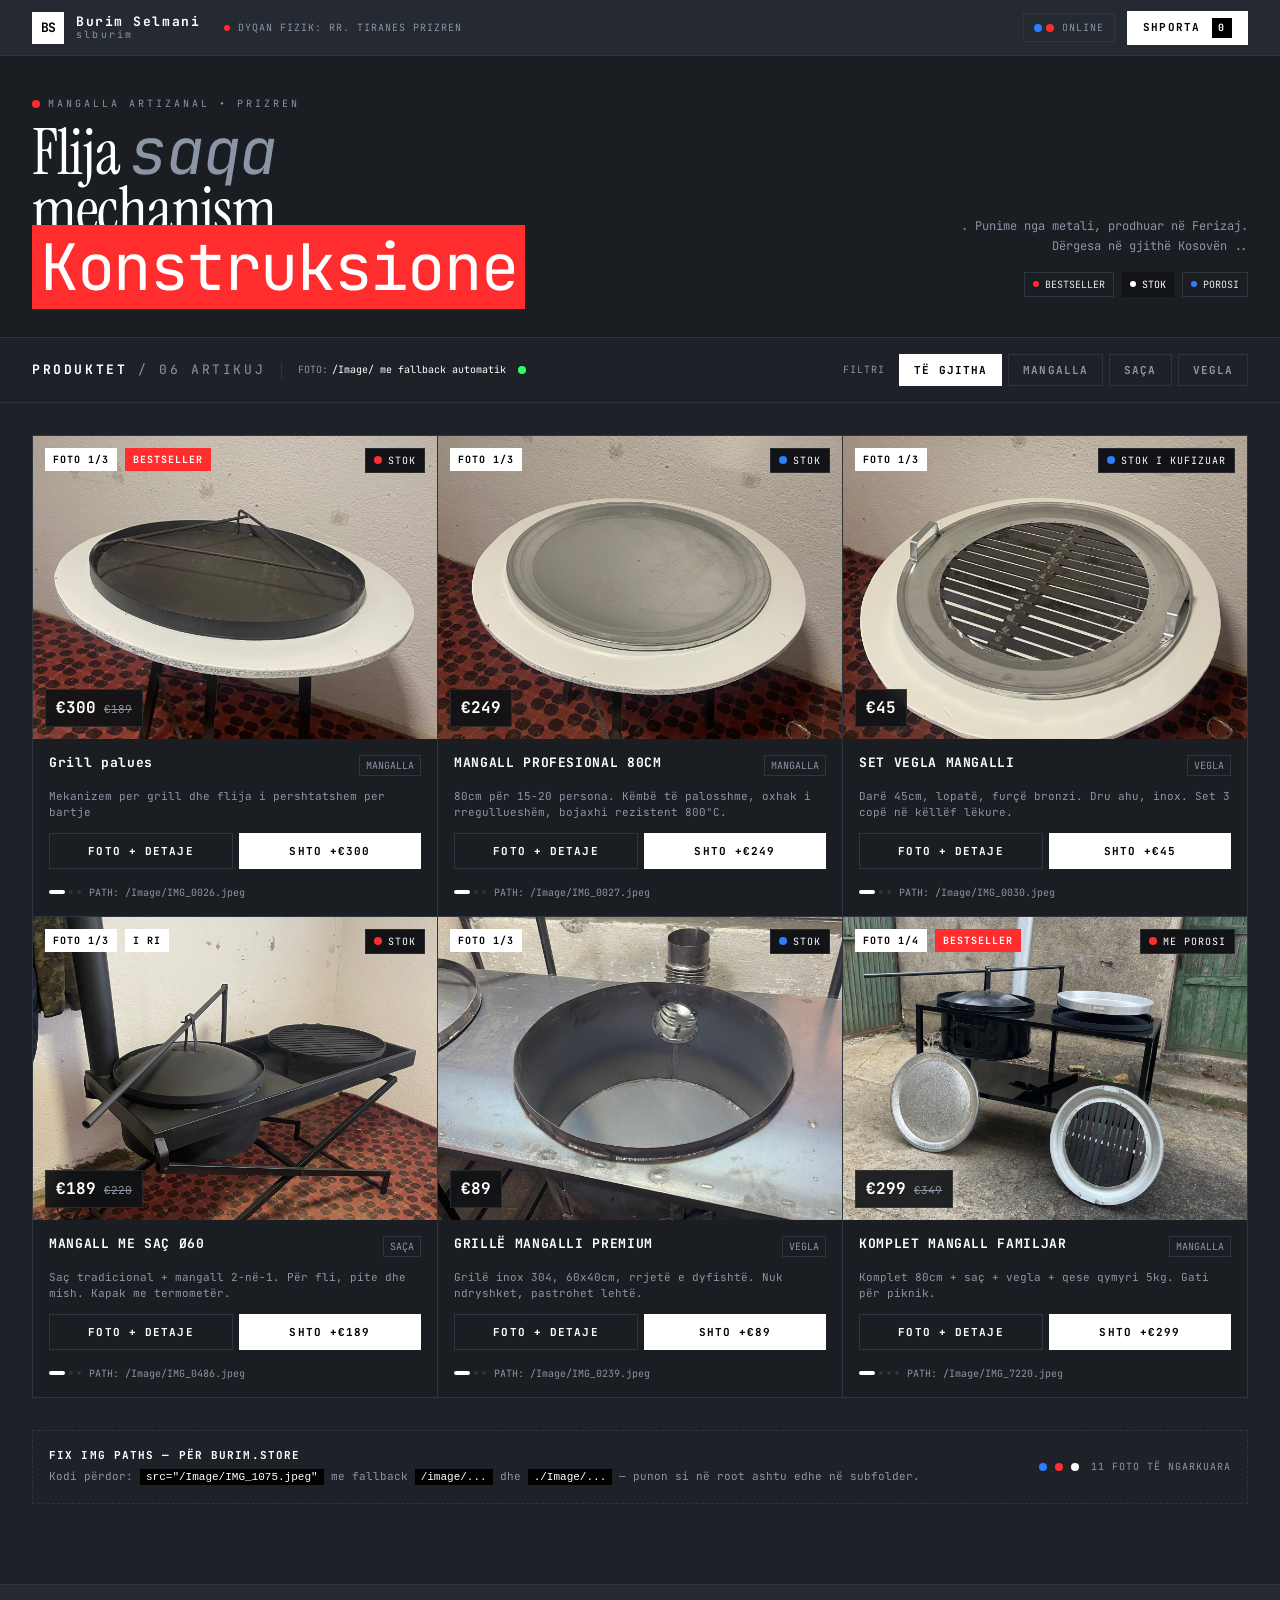
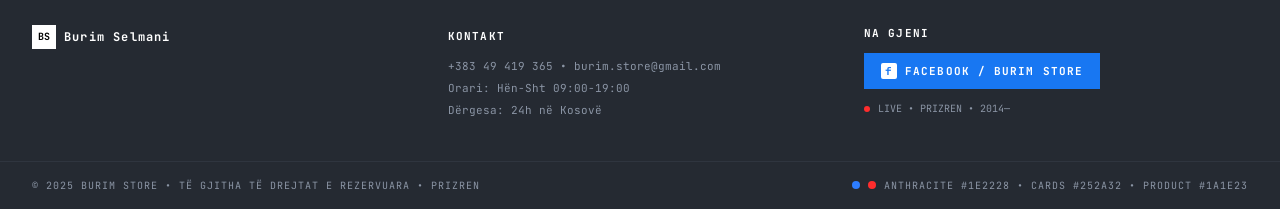
<file: index.html>
<html lang="en"><head> 
  
  <script async src="https://pagead2.googlesyndication.com/pagead/js/adsbygoogle.js?client=ca-pub-8895258053870884"
     crossorigin="anonymous"></script>
  
  <head> 
  <style>
@font-face {
  font-family: "Optimistic";
  font-style: normal;
  font-weight: 400 600;
  font-display: swap;
  src: url("/fonts/OptimisticAI_VF_Optimized.woff2") format("woff2");
}
@font-face {
  font-family: "Optimistic Mono";
  font-style: normal;
  font-weight: 400;
  font-display: swap;
  src: url("/fonts/OptimisticMono_W_TextRegular.woff2") format("woff2");
}
:where(html) {
  font-family: "Optimistic", system-ui, sans-serif;
}
:where(code, pre, kbd, samp) {
  font-family: "Optimistic Mono", ui-monospace, monospace;
}
</style>
  <meta charset="UTF-8">
  <meta name="viewport" content="width=device-width, initial-scale=1">
  <title>React Artifact</title>
  <style>*,:after,:before{--tw-border-spacing-x:0;--tw-border-spacing-y:0;--tw-translate-x:0;--tw-translate-y:0;--tw-rotate:0;--tw-skew-x:0;--tw-skew-y:0;--tw-scale-x:1;--tw-scale-y:1;--tw-pan-x: ;--tw-pan-y: ;--tw-pinch-zoom: ;--tw-scroll-snap-strictness:proximity;--tw-gradient-from-position: ;--tw-gradient-via-position: ;--tw-gradient-to-position: ;--tw-ordinal: ;--tw-slashed-zero: ;--tw-numeric-figure: ;--tw-numeric-spacing: ;--tw-numeric-fraction: ;--tw-ring-inset: ;--tw-ring-offset-width:0px;--tw-ring-offset-color:#fff;--tw-ring-color:rgba(59,130,246,.5);--tw-ring-offset-shadow:0 0 #0000;--tw-ring-shadow:0 0 #0000;--tw-shadow:0 0 #0000;--tw-shadow-colored:0 0 #0000;--tw-blur: ;--tw-brightness: ;--tw-contrast: ;--tw-grayscale: ;--tw-hue-rotate: ;--tw-invert: ;--tw-saturate: ;--tw-sepia: ;--tw-drop-shadow: ;--tw-backdrop-blur: ;--tw-backdrop-brightness: ;--tw-backdrop-contrast: ;--tw-backdrop-grayscale: ;--tw-backdrop-hue-rotate: ;--tw-backdrop-invert: ;--tw-backdrop-opacity: ;--tw-backdrop-saturate: ;--tw-backdrop-sepia: ;--tw-contain-size: ;--tw-contain-layout: ;--tw-contain-paint: ;--tw-contain-style: }::backdrop{--tw-border-spacing-x:0;--tw-border-spacing-y:0;--tw-translate-x:0;--tw-translate-y:0;--tw-rotate:0;--tw-skew-x:0;--tw-skew-y:0;--tw-scale-x:1;--tw-scale-y:1;--tw-pan-x: ;--tw-pan-y: ;--tw-pinch-zoom: ;--tw-scroll-snap-strictness:proximity;--tw-gradient-from-position: ;--tw-gradient-via-position: ;--tw-gradient-to-position: ;--tw-ordinal: ;--tw-slashed-zero: ;--tw-numeric-figure: ;--tw-numeric-spacing: ;--tw-numeric-fraction: ;--tw-ring-inset: ;--tw-ring-offset-width:0px;--tw-ring-offset-color:#fff;--tw-ring-color:rgba(59,130,246,.5);--tw-ring-offset-shadow:0 0 #0000;--tw-ring-shadow:0 0 #0000;--tw-shadow:0 0 #0000;--tw-shadow-colored:0 0 #0000;--tw-blur: ;--tw-brightness: ;--tw-contrast: ;--tw-grayscale: ;--tw-hue-rotate: ;--tw-invert: ;--tw-saturate: ;--tw-sepia: ;--tw-drop-shadow: ;--tw-backdrop-blur: ;--tw-backdrop-brightness: ;--tw-backdrop-contrast: ;--tw-backdrop-grayscale: ;--tw-backdrop-hue-rotate: ;--tw-backdrop-invert: ;--tw-backdrop-opacity: ;--tw-backdrop-saturate: ;--tw-backdrop-sepia: ;--tw-contain-size: ;--tw-contain-layout: ;--tw-contain-paint: ;--tw-contain-style: }/*! tailwindcss v3.4.18 | MIT License | https://tailwindcss.com*/*,:after,:before{box-sizing:border-box;border:0 solid #e5e7eb}:after,:before{--tw-content:""}:host,html{line-height:1.5;-webkit-text-size-adjust:100%;-moz-tab-size:4;-o-tab-size:4;tab-size:4;font-family:ui-sans-serif,system-ui,sans-serif,Apple Color Emoji,Segoe UI Emoji,Segoe UI Symbol,Noto Color Emoji;font-feature-settings:normal;font-variation-settings:normal;-webkit-tap-highlight-color:transparent}body{line-height:inherit}hr{height:0;color:inherit;border-top-width:1px}abbr:where([title]){-webkit-text-decoration:underline dotted;text-decoration:underline dotted}h1,h2,h3,h4,h5,h6{font-size:inherit;font-weight:inherit}a{color:inherit;text-decoration:inherit}b,strong{font-weight:bolder}code,kbd,pre,samp{font-family:ui-monospace,SFMono-Regular,Menlo,Monaco,Consolas,Liberation Mono,Courier New,monospace;font-feature-settings:normal;font-variation-settings:normal;font-size:1em}small{font-size:80%}sub,sup{font-size:75%;line-height:0;position:relative;vertical-align:baseline}sub{bottom:-.25em}sup{top:-.5em}table{text-indent:0;border-color:inherit;border-collapse:collapse}button,input,optgroup,select,textarea{font-family:inherit;font-feature-settings:inherit;font-variation-settings:inherit;font-size:100%;font-weight:inherit;line-height:inherit;letter-spacing:inherit;color:inherit;margin:0;padding:0}button,select{text-transform:none}button,input:where([type=button]),input:where([type=reset]),input:where([type=submit]){-webkit-appearance:button;background-color:transparent;background-image:none}:-moz-focusring{outline:auto}:-moz-ui-invalid{box-shadow:none}progress{vertical-align:baseline}::-webkit-inner-spin-button,::-webkit-outer-spin-button{height:auto}[type=search]{-webkit-appearance:textfield;outline-offset:-2px}::-webkit-search-decoration{-webkit-appearance:none}::-webkit-file-upload-button{-webkit-appearance:button;font:inherit}summary{display:list-item}blockquote,dd,dl,figure,h1,h2,h3,h4,h5,h6,hr,p,pre{margin:0}fieldset{margin:0}fieldset,legend{padding:0}menu,ol,ul{list-style:none;margin:0;padding:0}dialog{padding:0}textarea{resize:vertical}input::-moz-placeholder,textarea::-moz-placeholder{opacity:1;color:#9ca3af}input::placeholder,textarea::placeholder{opacity:1;color:#9ca3af}[role=button],button{cursor:pointer}:disabled{cursor:default}audio,canvas,embed,iframe,img,object,svg,video{display:block;vertical-align:middle}img,video{max-width:100%;height:auto}[hidden]:where(:not([hidden=until-found])){display:none}.fixed{position:fixed}.absolute{position:absolute}.relative{position:relative}.sticky{position:sticky}.inset-0{inset:0}.bottom-3{bottom:.75rem}.bottom-4{bottom:1rem}.left-0{left:0}.left-1\/2{left:50%}.left-3{left:.75rem}.right-0{right:0}.right-3{right:.75rem}.top-1\/2{top:50%}.top-3{top:.75rem}.z-40{z-index:40}.z-50{z-index:50}.z-\[100\]{z-index:100}.z-\[200\]{z-index:200}.mx-auto{margin-left:auto;margin-right:auto}.my-auto{margin-top:auto;margin-bottom:auto}.mb-1{margin-bottom:.25rem}.mb-2{margin-bottom:.5rem}.mb-3{margin-bottom:.75rem}.mb-4{margin-bottom:1rem}.mb-6{margin-bottom:1.5rem}.ml-1{margin-left:.25rem}.ml-2{margin-left:.5rem}.ml-auto{margin-left:auto}.mr-2{margin-right:.5rem}.mt-1{margin-top:.25rem}.mt-12{margin-top:3rem}.mt-2{margin-top:.5rem}.mt-3{margin-top:.75rem}.mt-4{margin-top:1rem}.mt-8{margin-top:2rem}.mt-\[2px\]{margin-top:2px}.mt-auto{margin-top:auto}.line-clamp-2{overflow:hidden;display:-webkit-box;-webkit-box-orient:vertical;-webkit-line-clamp:2}.flex{display:flex}.inline-flex{display:inline-flex}.grid{display:grid}.hidden{display:none}.aspect-\[4\/3\]{aspect-ratio:4/3}.h-1{height:.25rem}.h-1\.5{height:.375rem}.h-10{height:2.5rem}.h-11{height:2.75rem}.h-16{height:4rem}.h-2{height:.5rem}.h-2\.5{height:.625rem}.h-4{height:1rem}.h-5{height:1.25rem}.h-6{height:1.5rem}.h-8{height:2rem}.h-9{height:2.25rem}.h-\[34px\]{height:34px}.h-\[56px\]{height:56px}.h-full{height:100%}.max-h-\[92vh\]{max-height:92vh}.min-h-screen{min-height:100vh}.w-1{width:.25rem}.w-1\.5{width:.375rem}.w-16{width:4rem}.w-2{width:.5rem}.w-2\.5{width:.625rem}.w-4{width:1rem}.w-5{width:1.25rem}.w-6{width:1.5rem}.w-8{width:2rem}.w-9{width:2.25rem}.w-\[92px\]{width:92px}.w-full{width:100%}.w-px{width:1px}.max-w-\[1120px\]{max-width:1120px}.max-w-\[1280px\]{max-width:1280px}.max-w-\[280px\]{max-width:280px}.max-w-\[320px\]{max-width:320px}.max-w-\[380px\]{max-width:380px}.max-w-\[70\%\]{max-width:70%}.flex-1{flex:1 1 0%}.shrink-0{flex-shrink:0}.-translate-x-1\/2{--tw-translate-x:-50%}.-translate-x-1\/2,.-translate-y-1\/2{transform:translate(var(--tw-translate-x),var(--tw-translate-y)) rotate(var(--tw-rotate)) skewX(var(--tw-skew-x)) skewY(var(--tw-skew-y)) scaleX(var(--tw-scale-x)) scaleY(var(--tw-scale-y))}.-translate-y-1\/2{--tw-translate-y:-50%}@keyframes pulse{50%{opacity:.5}}.animate-pulse{animation:pulse 2s cubic-bezier(.4,0,.6,1) infinite}.cursor-pointer{cursor:pointer}.grid-cols-1{grid-template-columns:repeat(1,minmax(0,1fr))}.flex-col{flex-direction:column}.items-start{align-items:flex-start}.items-center{align-items:center}.items-baseline{align-items:baseline}.justify-end{justify-content:flex-end}.justify-center{justify-content:center}.justify-between{justify-content:space-between}.gap-1{gap:.25rem}.gap-1\.5{gap:.375rem}.gap-2{gap:.5rem}.gap-3{gap:.75rem}.gap-4{gap:1rem}.gap-6{gap:1.5rem}.gap-8{gap:2rem}.gap-\[1px\]{gap:1px}.self-start{align-self:flex-start}.overflow-auto{overflow:auto}.overflow-hidden{overflow:hidden}.overflow-x-auto{overflow-x:auto}.overflow-x-clip{overflow-x:clip}.rounded-\[2px\]{border-radius:2px}.rounded-full{border-radius:9999px}.border{border-width:1px}.border-2{border-width:2px}.border-b{border-bottom-width:1px}.border-l{border-left-width:1px}.border-t{border-top-width:1px}.border-dashed{border-style:dashed}.border-\[\#1877F2\]{--tw-border-opacity:1;border-color:rgb(24 119 242/var(--tw-border-opacity,1))}.border-\[var\(--card-border\)\]{border-color:var(--card-border)}.border-black{--tw-border-opacity:1;border-color:rgb(0 0 0/var(--tw-border-opacity,1))}.border-transparent{border-color:transparent}.border-white{--tw-border-opacity:1;border-color:rgb(255 255 255/var(--tw-border-opacity,1))}.border-white\/10{border-color:hsla(0,0%,100%,.1)}.border-white\/20{border-color:hsla(0,0%,100%,.2)}.bg-\[\#0f1114\]{--tw-bg-opacity:1;background-color:rgb(15 17 20/var(--tw-bg-opacity,1))}.bg-\[\#0f1114\]\/90{background-color:rgba(15,17,20,.9)}.bg-\[\#121417\]{--tw-bg-opacity:1;background-color:rgb(18 20 23/var(--tw-bg-opacity,1))}.bg-\[\#1877F2\]{--tw-bg-opacity:1;background-color:rgb(24 119 242/var(--tw-bg-opacity,1))}.bg-\[\#2dff6b\]{--tw-bg-opacity:1;background-color:rgb(45 255 107/var(--tw-bg-opacity,1))}.bg-\[var\(--bg\)\]{background-color:var(--bg)}.bg-\[var\(--black-pill\)\]{background-color:var(--black-pill)}.bg-\[var\(--blue\)\]{background-color:var(--blue)}.bg-\[var\(--card\)\]{background-color:var(--card)}.bg-\[var\(--card-border\)\]{background-color:var(--card-border)}.bg-\[var\(--card-product\)\]{background-color:var(--card-product)}.bg-\[var\(--muted\)\]{background-color:var(--muted)}.bg-\[var\(--red\)\]{background-color:var(--red)}.bg-black{--tw-bg-opacity:1;background-color:rgb(0 0 0/var(--tw-bg-opacity,1))}.bg-black\/0{background-color:transparent}.bg-black\/70{background-color:rgba(0,0,0,.7)}.bg-black\/80{background-color:rgba(0,0,0,.8)}.bg-transparent{background-color:transparent}.bg-white{--tw-bg-opacity:1;background-color:rgb(255 255 255/var(--tw-bg-opacity,1))}.object-cover{-o-object-fit:cover;object-fit:cover}.p-3{padding:.75rem}.p-4{padding:1rem}.p-6{padding:1.5rem}.p-8{padding:2rem}.p-\[1px\]{padding:1px}.px-1{padding-left:.25rem;padding-right:.25rem}.px-1\.5{padding-left:.375rem;padding-right:.375rem}.px-2{padding-left:.5rem;padding-right:.5rem}.px-2\.5{padding-left:.625rem;padding-right:.625rem}.px-3\.5{padding-left:.875rem;padding-right:.875rem}.px-4{padding-left:1rem;padding-right:1rem}.px-5{padding-left:1.25rem;padding-right:1.25rem}.py-0\.5{padding-top:.125rem;padding-bottom:.125rem}.py-1{padding-top:.25rem;padding-bottom:.25rem}.py-1\.5{padding-top:.375rem;padding-bottom:.375rem}.py-10{padding-top:2.5rem;padding-bottom:2.5rem}.py-2{padding-top:.5rem;padding-bottom:.5rem}.py-3{padding-top:.75rem;padding-bottom:.75rem}.py-4{padding-top:1rem;padding-bottom:1rem}.py-6{padding-top:1.5rem;padding-bottom:1.5rem}.py-8{padding-top:2rem;padding-bottom:2rem}.pb-1{padding-bottom:.25rem}.pt-1{padding-top:.25rem}.text-center{text-align:center}.font-mono{font-family:ui-monospace,SFMono-Regular,Menlo,Monaco,Consolas,Liberation Mono,Courier New,monospace}.text-\[10px\]{font-size:10px}.text-\[11px\]{font-size:11px}.text-\[12px\]{font-size:12px}.text-\[13px\]{font-size:13px}.text-\[14px\]{font-size:14px}.text-\[16px\]{font-size:16px}.text-\[20px\]{font-size:20px}.text-\[28px\]{font-size:28px}.text-\[40px\]{font-size:40px}.text-\[9px\]{font-size:9px}.font-bold{font-weight:700}.font-normal{font-weight:400}.italic{font-style:italic}.leading-\[0\.9\]{line-height:.9}.leading-\[1\.1\]{line-height:1.1}.leading-\[1\.2\]{line-height:1.2}.leading-\[1\.5\]{line-height:1.5}.leading-\[1\.6\]{line-height:1.6}.leading-\[1\.7\]{line-height:1.7}.leading-\[1\.8\]{line-height:1.8}.leading-\[2\]{line-height:2}.leading-none{line-height:1}.tracking-\[-0\.02em\]{letter-spacing:-.02em}.tracking-\[0\.05em\]{letter-spacing:.05em}.tracking-\[0\.12em\]{letter-spacing:.12em}.tracking-\[0\.22em\]{letter-spacing:.22em}.tracking-\[0\.2em\]{letter-spacing:.2em}.tracking-\[0\.3em\]{letter-spacing:.3em}.tracking-tight{letter-spacing:-.025em}.tracking-tighter{letter-spacing:-.05em}.tracking-widest{letter-spacing:.1em}.text-\[\#1877F2\]{--tw-text-opacity:1;color:rgb(24 119 242/var(--tw-text-opacity,1))}.text-\[var\(--muted\)\]{color:var(--muted)}.text-black{--tw-text-opacity:1;color:rgb(0 0 0/var(--tw-text-opacity,1))}.text-white{--tw-text-opacity:1;color:rgb(255 255 255/var(--tw-text-opacity,1))}.text-white\/80{color:hsla(0,0%,100%,.8)}.line-through{text-decoration-line:line-through}.antialiased{-webkit-font-smoothing:antialiased;-moz-osx-font-smoothing:grayscale}.opacity-0{opacity:0}.opacity-70{opacity:.7}.shadow-\[8px_8px_0px_0px_black\]{--tw-shadow:8px 8px 0px 0px #000;--tw-shadow-colored:8px 8px 0px 0px var(--tw-shadow-color);box-shadow:var(--tw-ring-offset-shadow,0 0 #0000),var(--tw-ring-shadow,0 0 #0000),var(--tw-shadow)}.blur{--tw-blur:blur(8px)}.blur,.filter{filter:var(--tw-blur) var(--tw-brightness) var(--tw-contrast) var(--tw-grayscale) var(--tw-hue-rotate) var(--tw-invert) var(--tw-saturate) var(--tw-sepia) var(--tw-drop-shadow)}.backdrop-blur{--tw-backdrop-blur:blur(8px)}.backdrop-blur,.backdrop-blur-sm{backdrop-filter:var(--tw-backdrop-blur) var(--tw-backdrop-brightness) var(--tw-backdrop-contrast) var(--tw-backdrop-grayscale) var(--tw-backdrop-hue-rotate) var(--tw-backdrop-invert) var(--tw-backdrop-opacity) var(--tw-backdrop-saturate) var(--tw-backdrop-sepia)}.backdrop-blur-sm{--tw-backdrop-blur:blur(4px)}.transition{transition-property:color,background-color,border-color,text-decoration-color,fill,stroke,opacity,box-shadow,transform,filter,backdrop-filter;transition-timing-function:cubic-bezier(.4,0,.2,1);transition-duration:.15s}.transition-all{transition-property:all;transition-timing-function:cubic-bezier(.4,0,.2,1);transition-duration:.15s}.transition-colors{transition-property:color,background-color,border-color,text-decoration-color,fill,stroke;transition-timing-function:cubic-bezier(.4,0,.2,1);transition-duration:.15s}.transition-opacity{transition-property:opacity;transition-timing-function:cubic-bezier(.4,0,.2,1);transition-duration:.15s}.transition-transform{transition-property:transform;transition-timing-function:cubic-bezier(.4,0,.2,1);transition-duration:.15s}.duration-700{transition-duration:.7s}#root,body,html{min-height:100%}body{margin:0;font-family:ui-sans-serif,system-ui,-apple-system,BlinkMacSystemFont,Segoe UI,sans-serif}[role=button]:not([aria-disabled=true]),button:not(:disabled),label[for],select:not(:disabled),summary{cursor:pointer}.selection\:bg-\[\#ff2d2d\] ::-moz-selection{--tw-bg-opacity:1;background-color:rgb(255 45 45/var(--tw-bg-opacity,1))}.selection\:bg-\[\#ff2d2d\] ::selection{--tw-bg-opacity:1;background-color:rgb(255 45 45/var(--tw-bg-opacity,1))}.selection\:text-white ::-moz-selection{--tw-text-opacity:1;color:rgb(255 255 255/var(--tw-text-opacity,1))}.selection\:text-white ::selection{--tw-text-opacity:1;color:rgb(255 255 255/var(--tw-text-opacity,1))}.selection\:bg-\[\#ff2d2d\]::-moz-selection{--tw-bg-opacity:1;background-color:rgb(255 45 45/var(--tw-bg-opacity,1))}.selection\:bg-\[\#ff2d2d\]::selection{--tw-bg-opacity:1;background-color:rgb(255 45 45/var(--tw-bg-opacity,1))}.selection\:text-white::-moz-selection{--tw-text-opacity:1;color:rgb(255 255 255/var(--tw-text-opacity,1))}.selection\:text-white::selection{--tw-text-opacity:1;color:rgb(255 255 255/var(--tw-text-opacity,1))}.hover\:border-white:hover{--tw-border-opacity:1;border-color:rgb(255 255 255/var(--tw-border-opacity,1))}.hover\:bg-\[\#166fe5\]:hover{--tw-bg-opacity:1;background-color:rgb(22 111 229/var(--tw-bg-opacity,1))}.hover\:bg-\[\#1877F2\]:hover{--tw-bg-opacity:1;background-color:rgb(24 119 242/var(--tw-bg-opacity,1))}.hover\:bg-\[\#e8e9eb\]:hover{--tw-bg-opacity:1;background-color:rgb(232 233 235/var(--tw-bg-opacity,1))}.hover\:bg-\[var\(--card-border\)\]:hover{background-color:var(--card-border)}.hover\:bg-white:hover{--tw-bg-opacity:1;background-color:rgb(255 255 255/var(--tw-bg-opacity,1))}.hover\:text-black:hover{--tw-text-opacity:1;color:rgb(0 0 0/var(--tw-text-opacity,1))}.hover\:text-white:hover{--tw-text-opacity:1;color:rgb(255 255 255/var(--tw-text-opacity,1))}.hover\:opacity-100:hover{opacity:1}.disabled\:cursor-not-allowed:disabled{cursor:not-allowed}.disabled\:opacity-40:disabled{opacity:.4}.group:hover .group-hover\:scale-\[1\.03\]{--tw-scale-x:1.03;--tw-scale-y:1.03;transform:translate(var(--tw-translate-x),var(--tw-translate-y)) rotate(var(--tw-rotate)) skewX(var(--tw-skew-x)) skewY(var(--tw-skew-y)) scaleX(var(--tw-scale-x)) scaleY(var(--tw-scale-y))}.group:hover .group-hover\:bg-black\/20{background-color:rgba(0,0,0,.2)}.group:hover .group-hover\:opacity-100{opacity:1}@media (min-width:640px){.sm\:grid-cols-2{grid-template-columns:repeat(2,minmax(0,1fr))}}@media (min-width:768px){.md\:my-8{margin-top:2rem;margin-bottom:2rem}.md\:block{display:block}.md\:flex{display:flex}.md\:aspect-\[4\/3\]{aspect-ratio:4/3}.md\:w-\[38\%\]{width:38%}.md\:w-\[62\%\]{width:62%}.md\:grid-cols-3{grid-template-columns:repeat(3,minmax(0,1fr))}.md\:flex-row{flex-direction:row}.md\:items-end{align-items:flex-end}.md\:items-center{align-items:center}.md\:justify-end{justify-content:flex-end}.md\:px-8{padding-left:2rem;padding-right:2rem}.md\:py-10{padding-top:2.5rem;padding-bottom:2.5rem}.md\:py-8{padding-top:2rem;padding-bottom:2rem}.md\:pb-0{padding-bottom:0}.md\:text-right{text-align:right}.md\:text-\[64px\]{font-size:64px}}@media (min-width:1024px){.lg\:grid-cols-3{grid-template-columns:repeat(3,minmax(0,1fr))}}</style>
</head>
<body style="">
  <div id="root"><div class="min-h-screen w-full font-mono antialiased overflow-x-clip selection:bg-[#ff2d2d] selection:text-white" style="background-color: var(--bg); color: var(--text); padding-top: var(--safe-area-inset-top); box-sizing: border-box;"><style>
        @import url('https://fonts.googleapis.com/css2?family=JetBrains+Mono:wght@400;500;700&family=Instrument+Serif:ital@0;1&display=swap');
        :root {
          --bg: #1e2228;
          --card: #252a32;
          --card-product: #1a1e23;
          --card-border: #2f353f;
          --text: #e8e9eb;
          --muted: #8b95a5;
          --red: #ff2d2d;
          --blue: #2d7dff;
          --black-pill: #111317;
        }
        * { font-family: "JetBrains Mono", monospace; }
        .serif { font-family: "Instrument Serif", serif; }
        ::-webkit-scrollbar { width: 6px; height: 6px; }
        ::-webkit-scrollbar-thumb { background: #2f353f; border-radius: 10px; }
      </style><header class="fixed left-0 right-0 z-50 flex items-center justify-between px-4 md:px-8 border-b" style="top: var(--safe-area-inset-top); height: 56px; background-color: var(--card); border-color: var(--card-border); backdrop-filter: blur(12px);"><div class="flex items-center gap-6"><div class="flex items-center gap-3"><div class="w-8 h-8 bg-white text-black flex items-center justify-center font-bold text-[13px] tracking-tighter">BS</div><div class="leading-none"><div class="text-[13px] font-bold tracking-[0.12em] text-white">Burim Selmani</div><div class="text-[10px] tracking-[0.22em] text-[var(--muted)] mt-[2px]">slburim</div></div></div><div class="hidden md:flex items-center gap-2 text-[10px] tracking-widest text-[var(--muted)]"><span class="w-1.5 h-1.5 rounded-full bg-[var(--red)] animate-pulse"></span>DYQAN FIZIK: RR. TIRANES PRIZREN</div></div><div class="flex items-center gap-3"><div class="hidden md:flex items-center gap-1 text-[10px] border border-[var(--card-border)] px-2.5 py-1.5"><span class="w-2 h-2 rounded-full bg-[var(--blue)]"></span><span class="w-2 h-2 rounded-full bg-[var(--red)]"></span><span class="text-[var(--muted)] tracking-widest ml-1">ONLINE</span></div><button class="relative flex items-center gap-3 bg-white text-black px-4 h-[34px] text-[11px] font-bold tracking-widest hover:bg-[#e8e9eb] transition"><span>SHPORTA</span><span class="bg-black text-white w-5 h-5 flex items-center justify-center text-[10px]">0</span></button></div></header><div class="h-[56px]"></div><div class="w-full border-b bg-[var(--card-product)]" style="border-color: var(--card-border);"><div class="max-w-[1280px] mx-auto px-4 md:px-8 py-8 md:py-10 flex flex-col md:flex-row md:items-end justify-between gap-6"><div><div class="flex items-center gap-2 mb-3"><span class="w-2 h-2 bg-[var(--red)] rounded-full"></span><span class="text-[10px] tracking-[0.3em] text-[var(--muted)]">MANGALLA ARTIZANAL • PRIZREN</span></div><h1 class="serif text-[40px] md:text-[64px] leading-[0.9] tracking-[-0.02em] text-white">Flija <span class="italic font-normal text-[var(--muted)]">saqa</span> <br> Mechanism<br><span class="bg-[var(--red)] text-white px-2">Konstruksione</span></h1></div><div class="md:text-right max-w-[320px]"><p class="text-[12px] leading-[1.6] text-[var(--muted)]">Punime nga metali, prodhuar në Ferizaj. Dërgesa në gjithë Kosovën .</p><div class="mt-4 flex gap-2 md:justify-end"><div class="text-[10px] border border-[var(--card-border)] px-2 py-1 flex items-center gap-1.5"><span class="w-1.5 h-1.5 bg-[var(--red)] rounded-full"></span> BESTSELLER</div><div class="text-[10px] bg-[var(--black-pill)] text-white px-2 py-1 flex items-center gap-1.5"><span class="w-1.5 h-1.5 bg-white rounded-full"></span> STOK</div><div class="text-[10px] border border-[var(--card-border)] px-2 py-1 flex items-center gap-1.5"><span class="w-1.5 h-1.5 bg-[var(--blue)] rounded-full"></span> POROSI</div></div></div></div></div><div class="sticky z-40 border-b flex flex-col md:flex-row md:items-center justify-between gap-3 px-4 md:px-8 py-4 bg-[var(--bg)]" style="top: calc(56px + var(--safe-area-inset-top)); border-color: var(--card-border);"><div class="flex items-center gap-4"><h2 class="text-[13px] font-bold tracking-[0.2em] text-white">PRODUKTET <span class="text-[var(--muted)] font-normal">/ 06 ARTIKUJ</span></h2><div class="hidden md:block w-px h-4 bg-[var(--card-border)]"></div><div class="flex items-center gap-1 text-[10px]"><span class="text-[var(--muted)]">FOTO:</span><span class="text-white">/Image/ me fallback automatik</span><span class="ml-2 w-2 h-2 rounded-full bg-[#2dff6b] animate-pulse"></span></div></div><div class="flex items-center gap-1.5 overflow-x-auto no-scrollbar pb-1 md:pb-0"><span class="text-[10px] text-[var(--muted)] tracking-widest mr-2 shrink-0">FILTRI</span><button class="shrink-0 px-3.5 h-8 text-[11px] font-bold tracking-widest border transition-all bg-white text-black border-white">TË GJITHA</button><button class="shrink-0 px-3.5 h-8 text-[11px] font-bold tracking-widest border transition-all bg-transparent text-[var(--muted)] border-[var(--card-border)] hover:border-white hover:text-white">MANGALLA</button><button class="shrink-0 px-3.5 h-8 text-[11px] font-bold tracking-widest border transition-all bg-transparent text-[var(--muted)] border-[var(--card-border)] hover:border-white hover:text-white">SAÇA</button><button class="shrink-0 px-3.5 h-8 text-[11px] font-bold tracking-widest border transition-all bg-transparent text-[var(--muted)] border-[var(--card-border)] hover:border-white hover:text-white">VEGLA</button></div></div><main class="max-w-[1280px] mx-auto px-4 md:px-8 py-6 md:py-8"><div class="grid grid-cols-1 sm:grid-cols-2 lg:grid-cols-3 gap-[1px] bg-[var(--card-border)] border border-[var(--card-border)]"><div class="group bg-[var(--card-product)] flex flex-col relative"><div class="relative aspect-[4/3] overflow-hidden bg-[#121417] cursor-pointer"><img src="data:image/svg+xml,%3Csvg%20xmlns%3D'http%3A%2F%2Fwww.w3.org%2F2000%2Fsvg'%20width%3D'800'%20height%3D'600'%3E%3Crect%20width%3D'100%25'%20height%3D'100%25'%20fill%3D'%231a1e23'%2F%3E%3Crect%20x%3D'0'%20y%3D'0'%20width%3D'100%25'%20height%3D'4'%20fill%3D'%23ff2d2d'%2F%3E%3Ctext%20x%3D'50%25'%20y%3D'46%25'%20dominant-baseline%3D'middle'%20text-anchor%3D'middle'%20fill%3D'%23e8e9eb'%20font-family%3D'monospace'%20font-size%3D'22'%20font-weight%3D'700'%3EIMG_0026.jpeg%3C%2Ftext%3E%3Ctext%20x%3D'50%25'%20y%3D'54%25'%20dominant-baseline%3D'middle'%20text-anchor%3D'middle'%20fill%3D'%238b95a5'%20font-family%3D'monospace'%20font-size%3D'11'%3E%2FImage%2FIMG_0026.jpeg%20%E2%80%A2%20BURIM%20STORE%3C%2Ftext%3E%3C%2Fsvg%3E" alt="Grill palues" class="w-full h-full object-cover group-hover:scale-[1.03] transition-transform duration-700" loading="lazy" decoding="async"><div class="absolute top-3 left-3 flex items-center gap-2"><div class="bg-white text-black text-[10px] font-bold px-2 py-1 tracking-widest">FOTO 1/3</div><div class="text-[10px] font-bold px-2 py-1 tracking-widest bg-[var(--red)] text-white">BESTSELLER</div></div><div class="absolute top-3 right-3 flex items-center gap-1.5"><div class="bg-[var(--black-pill)] text-white text-[10px] px-2 py-1 flex items-center gap-1.5 tracking-widest border border-white/10"><span class="w-2 h-2 rounded-full" style="background: var(--red);"></span>STOK</div></div><div class="absolute bottom-3 left-3 bg-[#0f1114]/90 backdrop-blur text-white px-2.5 py-1.5 border border-white/10"><div class="flex items-baseline gap-2"><span class="text-[16px] font-bold">€149</span><span class="text-[11px] line-through text-[var(--muted)]">€189</span></div></div><div class="absolute inset-0 bg-black/0 group-hover:bg-black/20 transition-colors"></div><div class="absolute inset-0 opacity-0 group-hover:opacity-100 transition-opacity flex items-center justify-center"><div class="bg-white text-black text-[11px] font-bold px-4 py-2 tracking-widest">SHIKO DETAJET + 3 FOTO</div></div></div><div class="p-4 flex flex-col gap-3 flex-1"><div class="flex items-start justify-between gap-3"><h3 class="text-[13px] font-bold tracking-[0.05em] leading-[1.2] text-white max-w-[70%]">Grill palues</h3><span class="text-[10px] text-[var(--muted)] border border-[var(--card-border)] px-1.5 py-0.5 shrink-0">MANGALLA</span></div><p class="text-[11px] leading-[1.5] text-[var(--muted)] line-clamp-2">Mekanizem per grill dhe flija i pershtatshem per bartje</p><div class="mt-auto flex gap-1.5"><button class="flex-1 h-9 border border-[var(--card-border)] text-[11px] tracking-widest text-white hover:bg-white hover:text-black transition font-bold">FOTO + DETAJE</button><button class="flex-1 h-9 bg-white text-black text-[11px] tracking-widest font-bold hover:bg-[#e8e9eb] transition">SHTO +€149</button></div><div class="flex items-center gap-2 pt-1"><div class="flex items-center gap-1"><div class="w-1 h-1 rounded-full bg-white w-4"></div><div class="w-1 h-1 rounded-full bg-[var(--card-border)]"></div><div class="w-1 h-1 rounded-full bg-[var(--card-border)]"></div></div><span class="text-[10px] text-[var(--muted)]">PATH: /Image/IMG_0486.jpeg</span></div></div></div><div class="group bg-[var(--card-product)] flex flex-col relative"><div class="relative aspect-[4/3] overflow-hidden bg-[#121417] cursor-pointer"><img src="data:image/svg+xml,%3Csvg%20xmlns%3D'http%3A%2F%2Fwww.w3.org%2F2000%2Fsvg'%20width%3D'800'%20height%3D'600'%3E%3Crect%20width%3D'100%25'%20height%3D'100%25'%20fill%3D'%231a1e23'%2F%3E%3Crect%20x%3D'0'%20y%3D'0'%20width%3D'100%25'%20height%3D'4'%20fill%3D'%23ff2d2d'%2F%3E%3Ctext%20x%3D'50%25'%20y%3D'46%25'%20dominant-baseline%3D'middle'%20text-anchor%3D'middle'%20fill%3D'%23e8e9eb'%20font-family%3D'monospace'%20font-size%3D'22'%20font-weight%3D'700'%3EIMG_0027.jpeg%3C%2Ftext%3E%3Ctext%20x%3D'50%25'%20y%3D'54%25'%20dominant-baseline%3D'middle'%20text-anchor%3D'middle'%20fill%3D'%238b95a5'%20font-family%3D'monospace'%20font-size%3D'11'%3E%2FImage%2FIMG_0027.jpeg%20%E2%80%A2%20BURIM%20STORE%3C%2Ftext%3E%3C%2Fsvg%3E" alt="MANGALL PROFESIONAL 80CM" class="w-full h-full object-cover group-hover:scale-[1.03] transition-transform duration-700" loading="lazy" decoding="async"><div class="absolute top-3 left-3 flex items-center gap-2"><div class="bg-white text-black text-[10px] font-bold px-2 py-1 tracking-widest">FOTO 1/3</div></div><div class="absolute top-3 right-3 flex items-center gap-1.5"><div class="bg-[var(--black-pill)] text-white text-[10px] px-2 py-1 flex items-center gap-1.5 tracking-widest border border-white/10"><span class="w-2 h-2 rounded-full" style="background: var(--blue);"></span>STOK</div></div><div class="absolute bottom-3 left-3 bg-[#0f1114]/90 backdrop-blur text-white px-2.5 py-1.5 border border-white/10"><div class="flex items-baseline gap-2"><span class="text-[16px] font-bold">€249</span></div></div><div class="absolute inset-0 bg-black/0 group-hover:bg-black/20 transition-colors"></div><div class="absolute inset-0 opacity-0 group-hover:opacity-100 transition-opacity flex items-center justify-center"><div class="bg-white text-black text-[11px] font-bold px-4 py-2 tracking-widest">SHIKO DETAJET + 3 FOTO</div></div></div><div class="p-4 flex flex-col gap-3 flex-1"><div class="flex items-start justify-between gap-3"><h3 class="text-[13px] font-bold tracking-[0.05em] leading-[1.2] text-white max-w-[70%]">MANGALL PROFESIONAL 80CM</h3><span class="text-[10px] text-[var(--muted)] border border-[var(--card-border)] px-1.5 py-0.5 shrink-0">MANGALLA</span></div><p class="text-[11px] leading-[1.5] text-[var(--muted)] line-clamp-2">80cm për 15-20 persona. Këmbë të palosshme, oxhak i rregullueshëm, bojaxhi rezistent 800°C.</p><div class="mt-auto flex gap-1.5"><button class="flex-1 h-9 border border-[var(--card-border)] text-[11px] tracking-widest text-white hover:bg-white hover:text-black transition font-bold">FOTO + DETAJE</button><button class="flex-1 h-9 bg-white text-black text-[11px] tracking-widest font-bold hover:bg-[#e8e9eb] transition">SHTO +€249</button></div><div class="flex items-center gap-2 pt-1"><div class="flex items-center gap-1"><div class="w-1 h-1 rounded-full bg-white w-4"></div><div class="w-1 h-1 rounded-full bg-[var(--card-border)]"></div><div class="w-1 h-1 rounded-full bg-[var(--card-border)]"></div></div><span class="text-[10px] text-[var(--muted)]">PATH: /Image/IMG_0027.jpeg</span></div></div></div><div class="group bg-[var(--card-product)] flex flex-col relative"><div class="relative aspect-[4/3] overflow-hidden bg-[#121417] cursor-pointer"><img src="data:image/svg+xml,%3Csvg%20xmlns%3D'http%3A%2F%2Fwww.w3.org%2F2000%2Fsvg'%20width%3D'800'%20height%3D'600'%3E%3Crect%20width%3D'100%25'%20height%3D'100%25'%20fill%3D'%231a1e23'%2F%3E%3Crect%20x%3D'0'%20y%3D'0'%20width%3D'100%25'%20height%3D'4'%20fill%3D'%23ff2d2d'%2F%3E%3Ctext%20x%3D'50%25'%20y%3D'46%25'%20dominant-baseline%3D'middle'%20text-anchor%3D'middle'%20fill%3D'%23e8e9eb'%20font-family%3D'monospace'%20font-size%3D'22'%20font-weight%3D'700'%3EIMG_0030.jpeg%3C%2Ftext%3E%3Ctext%20x%3D'50%25'%20y%3D'54%25'%20dominant-baseline%3D'middle'%20text-anchor%3D'middle'%20fill%3D'%238b95a5'%20font-family%3D'monospace'%20font-size%3D'11'%3E%2FImage%2FIMG_0030.jpeg%20%E2%80%A2%20BURIM%20STORE%3C%2Ftext%3E%3C%2Fsvg%3E" alt="SET VEGLA MANGALLI" class="w-full h-full object-cover group-hover:scale-[1.03] transition-transform duration-700" loading="lazy" decoding="async"><div class="absolute top-3 left-3 flex items-center gap-2"><div class="bg-white text-black text-[10px] font-bold px-2 py-1 tracking-widest">FOTO 1/3</div></div><div class="absolute top-3 right-3 flex items-center gap-1.5"><div class="bg-[var(--black-pill)] text-white text-[10px] px-2 py-1 flex items-center gap-1.5 tracking-widest border border-white/10"><span class="w-2 h-2 rounded-full" style="background: var(--blue);"></span>STOK I KUFIZUAR</div></div><div class="absolute bottom-3 left-3 bg-[#0f1114]/90 backdrop-blur text-white px-2.5 py-1.5 border border-white/10"><div class="flex items-baseline gap-2"><span class="text-[16px] font-bold">€45</span></div></div><div class="absolute inset-0 bg-black/0 group-hover:bg-black/20 transition-colors"></div><div class="absolute inset-0 opacity-0 group-hover:opacity-100 transition-opacity flex items-center justify-center"><div class="bg-white text-black text-[11px] font-bold px-4 py-2 tracking-widest">SHIKO DETAJET + 3 FOTO</div></div></div><div class="p-4 flex flex-col gap-3 flex-1"><div class="flex items-start justify-between gap-3"><h3 class="text-[13px] font-bold tracking-[0.05em] leading-[1.2] text-white max-w-[70%]">SET VEGLA MANGALLI</h3><span class="text-[10px] text-[var(--muted)] border border-[var(--card-border)] px-1.5 py-0.5 shrink-0">VEGLA</span></div><p class="text-[11px] leading-[1.5] text-[var(--muted)] line-clamp-2">Darë 45cm, lopatë, furçë bronzi. Dru ahu, inox. Set 3 copë në këllëf lëkure.</p><div class="mt-auto flex gap-1.5"><button class="flex-1 h-9 border border-[var(--card-border)] text-[11px] tracking-widest text-white hover:bg-white hover:text-black transition font-bold">FOTO + DETAJE</button><button class="flex-1 h-9 bg-white text-black text-[11px] tracking-widest font-bold hover:bg-[#e8e9eb] transition">SHTO +€45</button></div><div class="flex items-center gap-2 pt-1"><div class="flex items-center gap-1"><div class="w-1 h-1 rounded-full bg-white w-4"></div><div class="w-1 h-1 rounded-full bg-[var(--card-border)]"></div><div class="w-1 h-1 rounded-full bg-[var(--card-border)]"></div></div><span class="text-[10px] text-[var(--muted)]">PATH: /Image/IMG_0030.jpeg</span></div></div></div><div class="group bg-[var(--card-product)] flex flex-col relative"><div class="relative aspect-[4/3] overflow-hidden bg-[#121417] cursor-pointer"><img src="data:image/svg+xml,%3Csvg%20xmlns%3D'http%3A%2F%2Fwww.w3.org%2F2000%2Fsvg'%20width%3D'800'%20height%3D'600'%3E%3Crect%20width%3D'100%25'%20height%3D'100%25'%20fill%3D'%231a1e23'%2F%3E%3Crect%20x%3D'0'%20y%3D'0'%20width%3D'100%25'%20height%3D'4'%20fill%3D'%23ff2d2d'%2F%3E%3Ctext%20x%3D'50%25'%20y%3D'46%25'%20dominant-baseline%3D'middle'%20text-anchor%3D'middle'%20fill%3D'%23e8e9eb'%20font-family%3D'monospace'%20font-size%3D'22'%20font-weight%3D'700'%3EIMG_0486.jpeg%3C%2Ftext%3E%3Ctext%20x%3D'50%25'%20y%3D'54%25'%20dominant-baseline%3D'middle'%20text-anchor%3D'middle'%20fill%3D'%238b95a5'%20font-family%3D'monospace'%20font-size%3D'11'%3E%2FImage%2FIMG_0486.jpeg%20%E2%80%A2%20BURIM%20STORE%3C%2Ftext%3E%3C%2Fsvg%3E" alt="MANGALL ME SAÇ Ø60" class="w-full h-full object-cover group-hover:scale-[1.03] transition-transform duration-700" loading="lazy" decoding="async"><div class="absolute top-3 left-3 flex items-center gap-2"><div class="bg-white text-black text-[10px] font-bold px-2 py-1 tracking-widest">FOTO 1/3</div><div class="text-[10px] font-bold px-2 py-1 tracking-widest bg-white text-black">I RI</div></div><div class="absolute top-3 right-3 flex items-center gap-1.5"><div class="bg-[var(--black-pill)] text-white text-[10px] px-2 py-1 flex items-center gap-1.5 tracking-widest border border-white/10"><span class="w-2 h-2 rounded-full" style="background: var(--red);"></span>STOK</div></div><div class="absolute bottom-3 left-3 bg-[#0f1114]/90 backdrop-blur text-white px-2.5 py-1.5 border border-white/10"><div class="flex items-baseline gap-2"><span class="text-[16px] font-bold">€189</span><span class="text-[11px] line-through text-[var(--muted)]">€220</span></div></div><div class="absolute inset-0 bg-black/0 group-hover:bg-black/20 transition-colors"></div><div class="absolute inset-0 opacity-0 group-hover:opacity-100 transition-opacity flex items-center justify-center"><div class="bg-white text-black text-[11px] font-bold px-4 py-2 tracking-widest">SHIKO DETAJET + 3 FOTO</div></div></div><div class="p-4 flex flex-col gap-3 flex-1"><div class="flex items-start justify-between gap-3"><h3 class="text-[13px] font-bold tracking-[0.05em] leading-[1.2] text-white max-w-[70%]">MANGALL ME SAÇ Ø60</h3><span class="text-[10px] text-[var(--muted)] border border-[var(--card-border)] px-1.5 py-0.5 shrink-0">SAÇA</span></div><p class="text-[11px] leading-[1.5] text-[var(--muted)] line-clamp-2">Saç tradicional + mangall 2-në-1. Për fli, pite dhe mish. Kapak me termometër.</p><div class="mt-auto flex gap-1.5"><button class="flex-1 h-9 border border-[var(--card-border)] text-[11px] tracking-widest text-white hover:bg-white hover:text-black transition font-bold">FOTO + DETAJE</button><button class="flex-1 h-9 bg-white text-black text-[11px] tracking-widest font-bold hover:bg-[#e8e9eb] transition">SHTO +€189</button></div><div class="flex items-center gap-2 pt-1"><div class="flex items-center gap-1"><div class="w-1 h-1 rounded-full bg-white w-4"></div><div class="w-1 h-1 rounded-full bg-[var(--card-border)]"></div><div class="w-1 h-1 rounded-full bg-[var(--card-border)]"></div></div><span class="text-[10px] text-[var(--muted)]">PATH: /Image/IMG_0486.jpeg</span></div></div></div><div class="group bg-[var(--card-product)] flex flex-col relative"><div class="relative aspect-[4/3] overflow-hidden bg-[#121417] cursor-pointer"><img src="data:image/svg+xml,%3Csvg%20xmlns%3D'http%3A%2F%2Fwww.w3.org%2F2000%2Fsvg'%20width%3D'800'%20height%3D'600'%3E%3Crect%20width%3D'100%25'%20height%3D'100%25'%20fill%3D'%231a1e23'%2F%3E%3Crect%20x%3D'0'%20y%3D'0'%20width%3D'100%25'%20height%3D'4'%20fill%3D'%23ff2d2d'%2F%3E%3Ctext%20x%3D'50%25'%20y%3D'46%25'%20dominant-baseline%3D'middle'%20text-anchor%3D'middle'%20fill%3D'%23e8e9eb'%20font-family%3D'monospace'%20font-size%3D'22'%20font-weight%3D'700'%3EIMG_0239.jpeg%3C%2Ftext%3E%3Ctext%20x%3D'50%25'%20y%3D'54%25'%20dominant-baseline%3D'middle'%20text-anchor%3D'middle'%20fill%3D'%238b95a5'%20font-family%3D'monospace'%20font-size%3D'11'%3E%2FImage%2FIMG_0239.jpeg%20%E2%80%A2%20BURIM%20STORE%3C%2Ftext%3E%3C%2Fsvg%3E" alt="GRILLË MANGALLI PREMIUM" class="w-full h-full object-cover group-hover:scale-[1.03] transition-transform duration-700" loading="lazy" decoding="async"><div class="absolute top-3 left-3 flex items-center gap-2"><div class="bg-white text-black text-[10px] font-bold px-2 py-1 tracking-widest">FOTO 1/3</div></div><div class="absolute top-3 right-3 flex items-center gap-1.5"><div class="bg-[var(--black-pill)] text-white text-[10px] px-2 py-1 flex items-center gap-1.5 tracking-widest border border-white/10"><span class="w-2 h-2 rounded-full" style="background: var(--blue);"></span>STOK</div></div><div class="absolute bottom-3 left-3 bg-[#0f1114]/90 backdrop-blur text-white px-2.5 py-1.5 border border-white/10"><div class="flex items-baseline gap-2"><span class="text-[16px] font-bold">€89</span></div></div><div class="absolute inset-0 bg-black/0 group-hover:bg-black/20 transition-colors"></div><div class="absolute inset-0 opacity-0 group-hover:opacity-100 transition-opacity flex items-center justify-center"><div class="bg-white text-black text-[11px] font-bold px-4 py-2 tracking-widest">SHIKO DETAJET + 3 FOTO</div></div></div><div class="p-4 flex flex-col gap-3 flex-1"><div class="flex items-start justify-between gap-3"><h3 class="text-[13px] font-bold tracking-[0.05em] leading-[1.2] text-white max-w-[70%]">GRILLË MANGALLI PREMIUM</h3><span class="text-[10px] text-[var(--muted)] border border-[var(--card-border)] px-1.5 py-0.5 shrink-0">VEGLA</span></div><p class="text-[11px] leading-[1.5] text-[var(--muted)] line-clamp-2">Grilë inox 304, 60x40cm, rrjetë e dyfishtë. Nuk ndryshket, pastrohet lehtë.</p><div class="mt-auto flex gap-1.5"><button class="flex-1 h-9 border border-[var(--card-border)] text-[11px] tracking-widest text-white hover:bg-white hover:text-black transition font-bold">FOTO + DETAJE</button><button class="flex-1 h-9 bg-white text-black text-[11px] tracking-widest font-bold hover:bg-[#e8e9eb] transition">SHTO +€89</button></div><div class="flex items-center gap-2 pt-1"><div class="flex items-center gap-1"><div class="w-1 h-1 rounded-full bg-white w-4"></div><div class="w-1 h-1 rounded-full bg-[var(--card-border)]"></div><div class="w-1 h-1 rounded-full bg-[var(--card-border)]"></div></div><span class="text-[10px] text-[var(--muted)]">PATH: /Image/IMG_0239.jpeg</span></div></div></div><div class="group bg-[var(--card-product)] flex flex-col relative"><div class="relative aspect-[4/3] overflow-hidden bg-[#121417] cursor-pointer"><img src="data:image/svg+xml,%3Csvg%20xmlns%3D'http%3A%2F%2Fwww.w3.org%2F2000%2Fsvg'%20width%3D'800'%20height%3D'600'%3E%3Crect%20width%3D'100%25'%20height%3D'100%25'%20fill%3D'%231a1e23'%2F%3E%3Crect%20x%3D'0'%20y%3D'0'%20width%3D'100%25'%20height%3D'4'%20fill%3D'%23ff2d2d'%2F%3E%3Ctext%20x%3D'50%25'%20y%3D'46%25'%20dominant-baseline%3D'middle'%20text-anchor%3D'middle'%20fill%3D'%23e8e9eb'%20font-family%3D'monospace'%20font-size%3D'22'%20font-weight%3D'700'%3EIMG_7220.jpeg%3C%2Ftext%3E%3Ctext%20x%3D'50%25'%20y%3D'54%25'%20dominant-baseline%3D'middle'%20text-anchor%3D'middle'%20fill%3D'%238b95a5'%20font-family%3D'monospace'%20font-size%3D'11'%3E%2FImage%2FIMG_7220.jpeg%20%E2%80%A2%20BURIM%20STORE%3C%2Ftext%3E%3C%2Fsvg%3E" alt="KOMPLET MANGALL FAMILJAR" class="w-full h-full object-cover group-hover:scale-[1.03] transition-transform duration-700" loading="lazy" decoding="async"><div class="absolute top-3 left-3 flex items-center gap-2"><div class="bg-white text-black text-[10px] font-bold px-2 py-1 tracking-widest">FOTO 1/4</div><div class="text-[10px] font-bold px-2 py-1 tracking-widest bg-[var(--red)] text-white">BESTSELLER</div></div><div class="absolute top-3 right-3 flex items-center gap-1.5"><div class="bg-[var(--black-pill)] text-white text-[10px] px-2 py-1 flex items-center gap-1.5 tracking-widest border border-white/10"><span class="w-2 h-2 rounded-full" style="background: var(--red);"></span>ME POROSI</div></div><div class="absolute bottom-3 left-3 bg-[#0f1114]/90 backdrop-blur text-white px-2.5 py-1.5 border border-white/10"><div class="flex items-baseline gap-2"><span class="text-[16px] font-bold">€299</span><span class="text-[11px] line-through text-[var(--muted)]">€349</span></div></div><div class="absolute inset-0 bg-black/0 group-hover:bg-black/20 transition-colors"></div><div class="absolute inset-0 opacity-0 group-hover:opacity-100 transition-opacity flex items-center justify-center"><div class="bg-white text-black text-[11px] font-bold px-4 py-2 tracking-widest">SHIKO DETAJET + 4 FOTO</div></div></div><div class="p-4 flex flex-col gap-3 flex-1"><div class="flex items-start justify-between gap-3"><h3 class="text-[13px] font-bold tracking-[0.05em] leading-[1.2] text-white max-w-[70%]">KOMPLET MANGALL FAMILJAR</h3><span class="text-[10px] text-[var(--muted)] border border-[var(--card-border)] px-1.5 py-0.5 shrink-0">MANGALLA</span></div><p class="text-[11px] leading-[1.5] text-[var(--muted)] line-clamp-2">Komplet 80cm + saç + vegla + qese qymyri 5kg. Gati për piknik.</p><div class="mt-auto flex gap-1.5"><button class="flex-1 h-9 border border-[var(--card-border)] text-[11px] tracking-widest text-white hover:bg-white hover:text-black transition font-bold">FOTO + DETAJE</button><button class="flex-1 h-9 bg-white text-black text-[11px] tracking-widest font-bold hover:bg-[#e8e9eb] transition">SHTO +€299</button></div><div class="flex items-center gap-2 pt-1"><div class="flex items-center gap-1"><div class="w-1 h-1 rounded-full bg-white w-4"></div><div class="w-1 h-1 rounded-full bg-[var(--card-border)]"></div><div class="w-1 h-1 rounded-full bg-[var(--card-border)]"></div><div class="w-1 h-1 rounded-full bg-[var(--card-border)]"></div></div><span class="text-[10px] text-[var(--muted)]">PATH: /Image/IMG_0486.jpeg</span></div></div></div></div><div class="mt-8 border border-dashed border-[var(--card-border)] p-4 bg-[var(--card-product)]/50"><div class="flex flex-col md:flex-row md:items-center justify-between gap-3"><div class="text-[11px] leading-[1.6]"><div class="text-white font-bold tracking-widest mb-1">FIX IMG PATHS — PËR BURIM.STORE</div><div class="text-[var(--muted)]">Kodi përdor: <code class="bg-black px-1.5 py-0.5 text-white">src="/Image/IMG_0486.jpeg"</code> me fallback <code class="bg-black px-1.5 py-0.5 text-white">/image/...</code> dhe <code class="bg-black px-1.5 py-0.5 text-white">./Image/...</code> — punon si në root ashtu edhe në subfolder.</div></div><div class="flex items-center gap-2 text-[10px]"><span class="w-2 h-2 rounded-full bg-[var(--blue)]"></span><span class="w-2 h-2 rounded-full bg-[var(--red)]"></span><span class="w-2 h-2 rounded-full bg-white"></span><span class="text-[var(--muted)] tracking-widest ml-1">11 FOTO TË NGARKUARA</span></div></div></div></main><footer class="mt-12 border-t bg-[var(--card)]" style="border-color: var(--card-border);"><div class="max-w-[1280px] mx-auto px-4 md:px-8 py-10 grid md:grid-cols-3 gap-8"><div><div class="flex items-center gap-2 mb-3"><div class="w-6 h-6 bg-white text-black flex items-center justify-center font-bold text-[10px]">BS</div><span class="text-[12px] font-bold tracking-widest text-white">Burim Selmani</span></div><p class="text-[11px] leading-[1.6] text-[var(--muted)] max-w-[280px]"></p></div><div class="text-[11px] leading-[2] text-[var(--muted)]"><div class="text-white font-bold tracking-widest mb-2">KONTAKT</div><div>+383 49 419 365 • burim.store@gmail.com</div><div>Orari: Hën-Sht 09:00-19:00</div><div>Dërgesa: 24h në Kosovë</div></div><div><div class="text-white font-bold tracking-widest mb-3 text-[11px]">NA GJENI</div><a href="https://www.facebook.com/" target="_blank" rel="noopener" class="inline-flex items-center gap-2 border border-[#1877F2] bg-[#1877F2] text-white px-4 h-9 text-[11px] font-bold tracking-widest hover:bg-[#166fe5] transition"><span class="w-4 h-4 bg-white text-[#1877F2] flex items-center justify-center font-bold text-[11px] rounded-[2px]">f</span>FACEBOOK / BURIM STORE</a><div class="mt-3 flex items-center gap-2 text-[10px] text-[var(--muted)]"><span class="w-1.5 h-1.5 bg-[var(--red)] rounded-full"></span>LIVE • PRIZREN • 2014—</div></div></div><div class="border-t px-4 md:px-8 py-4 flex flex-col md:flex-row items-center justify-between gap-2 text-[10px] tracking-widest text-[var(--muted)]" style="border-color: var(--card-border);"><span>© 2025 BURIM STORE • TË GJITHA TË DREJTAT E REZERVUARA • PRIZREN</span><span class="flex items-center gap-2"><span class="w-2 h-2 bg-[var(--blue)] rounded-full"></span><span class="w-2 h-2 bg-[var(--red)] rounded-full"></span>ANTHRACITE #1E2228 • CARDS #252A32 • PRODUCT #1A1E23</span></div></footer></div></div>
  
  <script type="module">var Qc=Object.create;var{getPrototypeOf:Ac,defineProperty:Rl,getOwnPropertyNames:Kc}=Object;var Yc=Object.prototype.hasOwnProperty;var vn=(e,n,t)=>{t=e!=null?Qc(Ac(e)):{};let r=n||!e||!e.__esModule?Rl(t,"default",{value:e,enumerable:!0}):t;for(let l of Kc(e))if(!Yc.call(r,l))Rl(r,l,{get:()=>e[l],enumerable:!0});return r};var ir=(e,n)=>()=>(n||e((n={exports:{}}).exports,n),n.exports);var Xc=(e,n)=>{for(var t in n)Rl(e,t,{get:n[t],enumerable:!0,configurable:!0,set:(r)=>n[t]=()=>r})};var Gc=(e,n)=>()=>(e&&(n=e(e=0)),n);var ft=ir((ff)=>{var ct=Symbol.for("react.element"),Zc=Symbol.for("react.portal"),Jc=Symbol.for("react.fragment"),qc=Symbol.for("react.strict_mode"),jc=Symbol.for("react.profiler"),bc=Symbol.for("react.provider"),ef=Symbol.for("react.context"),nf=Symbol.for("react.forward_ref"),tf=Symbol.for("react.suspense"),rf=Symbol.for("react.memo"),lf=Symbol.for("react.lazy"),ei=Symbol.iterator;function of(e){if(e===null||typeof e!=="object")return null;return e=ei&&e[ei]||e["@@iterator"],typeof e==="function"?e:null}var ri={isMounted:function(){return!1},enqueueForceUpdate:function(){},enqueueReplaceState:function(){},enqueueSetState:function(){}},li=Object.assign,oi={};function In(e,n,t){this.props=e,this.context=n,this.refs=oi,this.updater=t||ri}In.prototype.isReactComponent={};In.prototype.setState=function(e,n){if(typeof e!=="object"&&typeof e!=="function"&&e!=null)throw Error("setState(...): takes an object of state variables to update or a function which returns an object of state variables.");this.updater.enqueueSetState(this,e,n,"setState")};In.prototype.forceUpdate=function(e){this.updater.enqueueForceUpdate(this,e,"forceUpdate")};function ui(){}ui.prototype=In.prototype;function xl(e,n,t){this.props=e,this.context=n,this.refs=oi,this.updater=t||ri}var Il=xl.prototype=new ui;Il.constructor=xl;li(Il,In.prototype);Il.isPureReactComponent=!0;var ni=Array.isArray,ii=Object.prototype.hasOwnProperty,Fl={current:null},si={key:!0,ref:!0,__self:!0,__source:!0};function ai(e,n,t){var r,l={},o=null,u=null;if(n!=null)for(r in n.ref!==void 0&&(u=n.ref),n.key!==void 0&&(o=""+n.key),n)ii.call(n,r)&&!si.hasOwnProperty(r)&&(l[r]=n[r]);var i=arguments.length-2;if(i===1)l.children=t;else if(1<i){for(var s=Array(i),c=0;c<i;c++)s[c]=arguments[c+2];l.children=s}if(e&&e.defaultProps)for(r in i=e.defaultProps,i)l[r]===void 0&&(l[r]=i[r]);return{$$typeof:ct,type:e,key:o,ref:u,props:l,_owner:Fl.current}}function uf(e,n){return{$$typeof:ct,type:e.type,key:n,ref:e.ref,props:e.props,_owner:e._owner}}function Ol(e){return typeof e==="object"&&e!==null&&e.$$typeof===ct}function sf(e){var n={"=":"=0",":":"=2"};return"$"+e.replace(/[=:]/g,function(t){return n[t]})}var ti=/\/+/g;function Ml(e,n){return typeof e==="object"&&e!==null&&e.key!=null?sf(""+e.key):n.toString(36)}function ar(e,n,t,r,l){var o=typeof e;if(o==="undefined"||o==="boolean")e=null;var u=!1;if(e===null)u=!0;else switch(o){case"string":case"number":u=!0;break;case"object":switch(e.$$typeof){case ct:case Zc:u=!0}}if(u)return u=e,l=l(u),e=r===""?"."+Ml(u,0):r,ni(l)?(t="",e!=null&&(t=e.replace(ti,"$&/")+"/"),ar(l,n,t,"",function(c){return c})):l!=null&&(Ol(l)&&(l=uf(l,t+(!l.key||u&&u.key===l.key?"":(""+l.key).replace(ti,"$&/")+"/")+e)),n.push(l)),1;if(u=0,r=r===""?".":r+":",ni(e))for(var i=0;i<e.length;i++){o=e[i];var s=r+Ml(o,i);u+=ar(o,n,t,s,l)}else if(s=of(e),typeof s==="function")for(e=s.call(e),i=0;!(o=e.next()).done;)o=o.value,s=r+Ml(o,i++),u+=ar(o,n,t,s,l);else if(o==="object")throw n=String(e),Error("Objects are not valid as a React child (found: "+(n==="[object Object]"?"object with keys {"+Object.keys(e).join(", ")+"}":n)+"). If you meant to render a collection of children, use an array instead.");return u}function sr(e,n,t){if(e==null)return e;var r=[],l=0;return ar(e,r,"","",function(o){return n.call(t,o,l++)}),r}function af(e){if(e._status===-1){var n=e._result;n=n(),n.then(function(t){if(e._status===0||e._status===-1)e._status=1,e._result=t},function(t){if(e._status===0||e._status===-1)e._status=2,e._result=t}),e._status===-1&&(e._status=0,e._result=n)}if(e._status===1)return e._result.default;throw e._result}var re={current:null},cr={transition:null},cf={ReactCurrentDispatcher:re,ReactCurrentBatchConfig:cr,ReactCurrentOwner:Fl};function ci(){throw Error("act(...) is not supported in production builds of React.")}ff.Children={map:sr,forEach:function(e,n,t){sr(e,function(){n.apply(this,arguments)},t)},count:function(e){var n=0;return sr(e,function(){n++}),n},toArray:function(e){return sr(e,function(n){return n})||[]},only:function(e){if(!Ol(e))throw Error("React.Children.only expected to receive a single React element child.");return e}};ff.Component=In;ff.Fragment=Jc;ff.Profiler=jc;ff.PureComponent=xl;ff.StrictMode=qc;ff.Suspense=tf;ff.__SECRET_INTERNALS_DO_NOT_USE_OR_YOU_WILL_BE_FIRED=cf;ff.act=ci;ff.cloneElement=function(e,n,t){if(e===null||e===void 0)throw Error("React.cloneElement(...): The argument must be a React element, but you passed "+e+".");var r=li({},e.props),l=e.key,o=e.ref,u=e._owner;if(n!=null){if(n.ref!==void 0&&(o=n.ref,u=Fl.current),n.key!==void 0&&(l=""+n.key),e.type&&e.type.defaultProps)var i=e.type.defaultProps;for(s in n)ii.call(n,s)&&!si.hasOwnProperty(s)&&(r[s]=n[s]===void 0&&i!==void 0?i[s]:n[s])}var s=arguments.length-2;if(s===1)r.children=t;else if(1<s){i=Array(s);for(var c=0;c<s;c++)i[c]=arguments[c+2];r.children=i}return{$$typeof:ct,type:e.type,key:l,ref:o,props:r,_owner:u}};ff.createContext=function(e){return e={$$typeof:ef,_currentValue:e,_currentValue2:e,_threadCount:0,Provider:null,Consumer:null,_defaultValue:null,_globalName:null},e.Provider={$$typeof:bc,_context:e},e.Consumer=e};ff.createElement=ai;ff.createFactory=function(e){var n=ai.bind(null,e);return n.type=e,n};ff.createRef=function(){return{current:null}};ff.forwardRef=function(e){return{$$typeof:nf,render:e}};ff.isValidElement=Ol;ff.lazy=function(e){return{$$typeof:lf,_payload:{_status:-1,_result:e},_init:af}};ff.memo=function(e,n){return{$$typeof:rf,type:e,compare:n===void 0?null:n}};ff.startTransition=function(e){var n=cr.transition;cr.transition={};try{e()}finally{cr.transition=n}};ff.unstable_act=ci;ff.useCallback=function(e,n){return re.current.useCallback(e,n)};ff.useContext=function(e){return re.current.useContext(e)};ff.useDebugValue=function(){};ff.useDeferredValue=function(e){return re.current.useDeferredValue(e)};ff.useEffect=function(e,n){return re.current.useEffect(e,n)};ff.useId=function(){return re.current.useId()};ff.useImperativeHandle=function(e,n,t){return re.current.useImperativeHandle(e,n,t)};ff.useInsertionEffect=function(e,n){return re.current.useInsertionEffect(e,n)};ff.useLayoutEffect=function(e,n){return re.current.useLayoutEffect(e,n)};ff.useMemo=function(e,n){return re.current.useMemo(e,n)};ff.useReducer=function(e,n,t){return re.current.useReducer(e,n,t)};ff.useRef=function(e){return re.current.useRef(e)};ff.useState=function(e){return re.current.useState(e)};ff.useSyncExternalStore=function(e,n,t){return re.current.useSyncExternalStore(e,n,t)};ff.useTransition=function(){return re.current.useTransition()};ff.version="18.3.1"});var yi=ir((Zf)=>{function Ul(e,n){var t=e.length;e.push(n);e:for(;0<t;){var r=t-1>>>1,l=e[r];if(0<fr(l,n))e[r]=n,e[t]=l,t=r;else break e}}function Ce(e){return e.length===0?null:e[0]}function hr(e){if(e.length===0)return null;var n=e[0],t=e.pop();if(t!==n){e[0]=t;e:for(var r=0,l=e.length,o=l>>>1;r<o;){var u=2*(r+1)-1,i=e[u],s=u+1,c=e[s];if(0>fr(i,t))s<l&&0>fr(c,i)?(e[r]=c,e[s]=t,r=s):(e[r]=i,e[u]=t,r=u);else if(s<l&&0>fr(c,t))e[r]=c,e[s]=t,r=s;else break e}}return n}function fr(e,n){var t=e.sortIndex-n.sortIndex;return t!==0?t:e.id-n.id}if(typeof performance==="object"&&typeof performance.now==="function")Vl=performance,Zf.unstable_now=function(){return Vl.now()};else dr=Date,Bl=dr.now(),Zf.unstable_now=function(){return dr.now()-Bl};var Vl,dr,Bl,Me=[],Ge=[],Gf=1,ve=null,q=3,vr=!1,yn=!1,pt=!1,di=typeof setTimeout==="function"?setTimeout:null,pi=typeof clearTimeout==="function"?clearTimeout:null,fi=typeof setImmediate<"u"?setImmediate:null;typeof navigator<"u"&&navigator.scheduling!==void 0&&navigator.scheduling.isInputPending!==void 0&&navigator.scheduling.isInputPending.bind(navigator.scheduling);function Wl(e){for(var n=Ce(Ge);n!==null;){if(n.callback===null)hr(Ge);else if(n.startTime<=e)hr(Ge),n.sortIndex=n.expirationTime,Ul(Me,n);else break;n=Ce(Ge)}}function Hl(e){if(pt=!1,Wl(e),!yn)if(Ce(Me)!==null)yn=!0,Al(Ql);else{var n=Ce(Ge);n!==null&&Kl(Hl,n.startTime-e)}}function Ql(e,n){yn=!1,pt&&(pt=!1,pi(mt),mt=-1),vr=!0;var t=q;try{Wl(n);for(ve=Ce(Me);ve!==null&&(!(ve.expirationTime>n)||e&&!vi());){var r=ve.callback;if(typeof r==="function"){ve.callback=null,q=ve.priorityLevel;var l=r(ve.expirationTime<=n);n=Zf.unstable_now(),typeof l==="function"?ve.callback=l:ve===Ce(Me)&&hr(Me),Wl(n)}else hr(Me);ve=Ce(Me)}if(ve!==null)var o=!0;else{var u=Ce(Ge);u!==null&&Kl(Hl,u.startTime-n),o=!1}return o}finally{ve=null,q=t,vr=!1}}var yr=!1,pr=null,mt=-1,mi=5,hi=-1;function vi(){return Zf.unstable_now()-hi<mi?!1:!0}function Dl(){if(pr!==null){var e=Zf.unstable_now();hi=e;var n=!0;try{n=pr(!0,e)}finally{n?dt():(yr=!1,pr=null)}}else yr=!1}var dt;if(typeof fi==="function")dt=function(){fi(Dl)};else if(typeof MessageChannel<"u")mr=new MessageChannel,$l=mr.port2,mr.port1.onmessage=Dl,dt=function(){$l.postMessage(null)};else dt=function(){di(Dl,0)};var mr,$l;function Al(e){pr=e,yr||(yr=!0,dt())}function Kl(e,n){mt=di(function(){e(Zf.unstable_now())},n)}Zf.unstable_IdlePriority=5;Zf.unstable_ImmediatePriority=1;Zf.unstable_LowPriority=4;Zf.unstable_NormalPriority=3;Zf.unstable_Profiling=null;Zf.unstable_UserBlockingPriority=2;Zf.unstable_cancelCallback=function(e){e.callback=null};Zf.unstable_continueExecution=function(){yn||vr||(yn=!0,Al(Ql))};Zf.unstable_forceFrameRate=function(e){0>e||125<e?console.error("forceFrameRate takes a positive int between 0 and 125, forcing frame rates higher than 125 fps is not supported"):mi=0<e?Math.floor(1000/e):5};Zf.unstable_getCurrentPriorityLevel=function(){return q};Zf.unstable_getFirstCallbackNode=function(){return Ce(Me)};Zf.unstable_next=function(e){switch(q){case 1:case 2:case 3:var n=3;break;default:n=q}var t=q;q=n;try{return e()}finally{q=t}};Zf.unstable_pauseExecution=function(){};Zf.unstable_requestPaint=function(){};Zf.unstable_runWithPriority=function(e,n){switch(e){case 1:case 2:case 3:case 4:case 5:break;default:e=3}var t=q;q=e;try{return n()}finally{q=t}};Zf.unstable_scheduleCallback=function(e,n,t){var r=Zf.unstable_now();switch(typeof t==="object"&&t!==null?(t=t.delay,t=typeof t==="number"&&0<t?r+t:r):t=r,e){case 1:var l=-1;break;case 2:l=250;break;case 5:l=1073741823;break;case 4:l=1e4;break;default:l=5000}return l=t+l,e={id:Gf++,callback:n,priorityLevel:e,startTime:t,expirationTime:l,sortIndex:-1},t>r?(e.sortIndex=t,Ul(Ge,e),Ce(Me)===null&&e===Ce(Ge)&&(pt?(pi(mt),mt=-1):pt=!0,Kl(Hl,t-r))):(e.sortIndex=l,Ul(Me,e),yn||vr||(yn=!0,Al(Ql))),e};Zf.unstable_shouldYield=vi;Zf.unstable_wrapCallback=function(e){var n=q;return function(){var t=q;q=n;try{return e.apply(this,arguments)}finally{q=t}}}});var ju={};Xc(ju,{version:()=>Mc,unstable_renderSubtreeIntoContainer:()=>Rc,unstable_batchedUpdates:()=>Tc,unmountComponentAtNode:()=>Lc,render:()=>zc,hydrateRoot:()=>Pc,hydrate:()=>Nc,flushSync:()=>_c,findDOMNode:()=>Cc,createRoot:()=>Ec,createPortal:()=>Sc,__SECRET_INTERNALS_DO_NOT_USE_OR_YOU_WILL_BE_FIRED:()=>kc});function g(e){for(var n="https://reactjs.org/docs/error-decoder.html?invariant="+e,t=1;t<arguments.length;t++)n+="&args[]="+encodeURIComponent(arguments[t]);return"Minified React error #"+e+"; visit "+n+" for the full message or use the non-minified dev environment for full errors and additional helpful warnings."}function Mn(e,n){nt(e,n),nt(e+"Capture",n)}function nt(e,n){Bt[e]=n;for(e=0;e<n.length;e++)Cs.add(n[e])}function hd(e){if(mo.call(wi,e))return!0;if(mo.call(gi,e))return!1;if(md.test(e))return wi[e]=!0;return gi[e]=!0,!1}function vd(e,n,t,r){if(t!==null&&t.type===0)return!1;switch(typeof n){case"function":case"symbol":return!0;case"boolean":if(r)return!1;if(t!==null)return!t.acceptsBooleans;return e=e.toLowerCase().slice(0,5),e!=="data-"&&e!=="aria-";default:return!1}}function yd(e,n,t,r){if(n===null||typeof n>"u"||vd(e,n,t,r))return!0;if(r)return!1;if(t!==null)switch(t.type){case 3:return!n;case 4:return n===!1;case 5:return isNaN(n);case 6:return isNaN(n)||1>n}return!1}function ue(e,n,t,r,l,o,u){this.acceptsBooleans=n===2||n===3||n===4,this.attributeName=r,this.attributeNamespace=l,this.mustUseProperty=t,this.propertyName=e,this.type=n,this.sanitizeURL=o,this.removeEmptyString=u}function au(e){return e[1].toUpperCase()}function cu(e,n,t,r){var l=J.hasOwnProperty(n)?J[n]:null;if(l!==null?l.type!==0:r||!(2<n.length)||n[0]!=="o"&&n[0]!=="O"||n[1]!=="n"&&n[1]!=="N")yd(n,t,l,r)&&(t=null),r||l===null?hd(n)&&(t===null?e.removeAttribute(n):e.setAttribute(n,""+t)):l.mustUseProperty?e[l.propertyName]=t===null?l.type===3?!1:"":t:(n=l.attributeName,r=l.attributeNamespace,t===null?e.removeAttribute(n):(l=l.type,t=l===3||l===4&&t===!0?"":""+t,r?e.setAttributeNS(r,n,t):e.setAttribute(n,t)))}function ht(e){if(e===null||typeof e!=="object")return null;return e=ki&&e[ki]||e["@@iterator"],typeof e==="function"?e:null}function Et(e){if(Yl===void 0)try{throw Error()}catch(t){var n=t.stack.trim().match(/\n( *(at )?)/);Yl=n&&n[1]||""}return`
`+Yl+e}function Gl(e,n){if(!e||Xl)return"";Xl=!0;var t=Error.prepareStackTrace;Error.prepareStackTrace=void 0;try{if(n)if(n=function(){throw Error()},Object.defineProperty(n.prototype,"props",{set:function(){throw Error()}}),typeof Reflect==="object"&&Reflect.construct){try{Reflect.construct(n,[])}catch(c){var r=c}Reflect.construct(e,[],n)}else{try{n.call()}catch(c){r=c}e.call(n.prototype)}else{try{throw Error()}catch(c){r=c}e()}}catch(c){if(c&&r&&typeof c.stack==="string"){for(var l=c.stack.split(`
`),o=r.stack.split(`
`),u=l.length-1,i=o.length-1;1<=u&&0<=i&&l[u]!==o[i];)i--;for(;1<=u&&0<=i;u--,i--)if(l[u]!==o[i]){if(u!==1||i!==1)do if(u--,i--,0>i||l[u]!==o[i]){var s=`
`+l[u].replace(" at new "," at ");return e.displayName&&s.includes("<anonymous>")&&(s=s.replace("<anonymous>",e.displayName)),s}while(1<=u&&0<=i);break}}}finally{Xl=!1,Error.prepareStackTrace=t}return(e=e?e.displayName||e.name:"")?Et(e):""}function gd(e){switch(e.tag){case 5:return Et(e.type);case 16:return Et("Lazy");case 13:return Et("Suspense");case 19:return Et("SuspenseList");case 0:case 2:case 15:return e=Gl(e.type,!1),e;case 11:return e=Gl(e.type.render,!1),e;case 1:return e=Gl(e.type,!0),e;default:return""}}function go(e){if(e==null)return null;if(typeof e==="function")return e.displayName||e.name||null;if(typeof e==="string")return e;switch(e){case Vn:return"Fragment";case Un:return"Portal";case ho:return"Profiler";case fu:return"StrictMode";case vo:return"Suspense";case yo:return"SuspenseList"}if(typeof e==="object")switch(e.$$typeof){case Ns:return(e.displayName||"Context")+".Consumer";case _s:return(e._context.displayName||"Context")+".Provider";case du:var n=e.render;return e=e.displayName,e||(e=n.displayName||n.name||"",e=e!==""?"ForwardRef("+e+")":"ForwardRef"),e;case pu:return n=e.displayName||null,n!==null?n:go(e.type)||"Memo";case Je:n=e._payload,e=e._init;try{return go(e(n))}catch(t){}}return null}function wd(e){var n=e.type;switch(e.tag){case 24:return"Cache";case 9:return(n.displayName||"Context")+".Consumer";case 10:return(n._context.displayName||"Context")+".Provider";case 18:return"DehydratedFragment";case 11:return e=n.render,e=e.displayName||e.name||"",n.displayName||(e!==""?"ForwardRef("+e+")":"ForwardRef");case 7:return"Fragment";case 5:return n;case 4:return"Portal";case 3:return"Root";case 6:return"Text";case 16:return go(n);case 8:return n===fu?"StrictMode":"Mode";case 22:return"Offscreen";case 12:return"Profiler";case 21:return"Scope";case 13:return"Suspense";case 19:return"SuspenseList";case 25:return"TracingMarker";case 1:case 0:case 17:case 2:case 14:case 15:if(typeof n==="function")return n.displayName||n.name||null;if(typeof n==="string")return n}return null}function fn(e){switch(typeof e){case"boolean":case"number":case"string":case"undefined":return e;case"object":return e;default:return""}}function zs(e){var n=e.type;return(e=e.nodeName)&&e.toLowerCase()==="input"&&(n==="checkbox"||n==="radio")}function kd(e){var n=zs(e)?"checked":"value",t=Object.getOwnPropertyDescriptor(e.constructor.prototype,n),r=""+e[n];if(!e.hasOwnProperty(n)&&typeof t<"u"&&typeof t.get==="function"&&typeof t.set==="function"){var{get:l,set:o}=t;return Object.defineProperty(e,n,{configurable:!0,get:function(){return l.call(this)},set:function(u){r=""+u,o.call(this,u)}}),Object.defineProperty(e,n,{enumerable:t.enumerable}),{getValue:function(){return r},setValue:function(u){r=""+u},stopTracking:function(){e._valueTracker=null,delete e[n]}}}}function wr(e){e._valueTracker||(e._valueTracker=kd(e))}function Ls(e){if(!e)return!1;var n=e._valueTracker;if(!n)return!0;var t=n.getValue(),r="";return e&&(r=zs(e)?e.checked?"true":"false":e.value),e=r,e!==t?(n.setValue(e),!0):!1}function Ar(e){if(e=e||(typeof document<"u"?document:void 0),typeof e>"u")return null;try{return e.activeElement||e.body}catch(n){return e.body}}function wo(e,n){var t=n.checked;return B({},n,{defaultChecked:void 0,defaultValue:void 0,value:void 0,checked:t!=null?t:e._wrapperState.initialChecked})}function Si(e,n){var t=n.defaultValue==null?"":n.defaultValue,r=n.checked!=null?n.checked:n.defaultChecked;t=fn(n.value!=null?n.value:t),e._wrapperState={initialChecked:r,initialValue:t,controlled:n.type==="checkbox"||n.type==="radio"?n.checked!=null:n.value!=null}}function Ts(e,n){n=n.checked,n!=null&&cu(e,"checked",n,!1)}function ko(e,n){Ts(e,n);var t=fn(n.value),r=n.type;if(t!=null)if(r==="number"){if(t===0&&e.value===""||e.value!=t)e.value=""+t}else e.value!==""+t&&(e.value=""+t);else if(r==="submit"||r==="reset"){e.removeAttribute("value");return}n.hasOwnProperty("value")?So(e,n.type,t):n.hasOwnProperty("defaultValue")&&So(e,n.type,fn(n.defaultValue)),n.checked==null&&n.defaultChecked!=null&&(e.defaultChecked=!!n.defaultChecked)}function Ei(e,n,t){if(n.hasOwnProperty("value")||n.hasOwnProperty("defaultValue")){var r=n.type;if(!(r!=="submit"&&r!=="reset"||n.value!==void 0&&n.value!==null))return;n=""+e._wrapperState.initialValue,t||n===e.value||(e.value=n),e.defaultValue=n}t=e.name,t!==""&&(e.name=""),e.defaultChecked=!!e._wrapperState.initialChecked,t!==""&&(e.name=t)}function So(e,n,t){if(n!=="number"||Ar(e.ownerDocument)!==e)t==null?e.defaultValue=""+e._wrapperState.initialValue:e.defaultValue!==""+t&&(e.defaultValue=""+t)}function Zn(e,n,t,r){if(e=e.options,n){n={};for(var l=0;l<t.length;l++)n["$"+t[l]]=!0;for(t=0;t<e.length;t++)l=n.hasOwnProperty("$"+e[t].value),e[t].selected!==l&&(e[t].selected=l),l&&r&&(e[t].defaultSelected=!0)}else{t=""+fn(t),n=null;for(l=0;l<e.length;l++){if(e[l].value===t){e[l].selected=!0,r&&(e[l].defaultSelected=!0);return}n!==null||e[l].disabled||(n=e[l])}n!==null&&(n.selected=!0)}}function Eo(e,n){if(n.dangerouslySetInnerHTML!=null)throw Error(g(91));return B({},n,{value:void 0,defaultValue:void 0,children:""+e._wrapperState.initialValue})}function Ci(e,n){var t=n.value;if(t==null){if(t=n.children,n=n.defaultValue,t!=null){if(n!=null)throw Error(g(92));if(Ct(t)){if(1<t.length)throw Error(g(93));t=t[0]}n=t}n==null&&(n=""),t=n}e._wrapperState={initialValue:fn(t)}}function Rs(e,n){var t=fn(n.value),r=fn(n.defaultValue);t!=null&&(t=""+t,t!==e.value&&(e.value=t),n.defaultValue==null&&e.defaultValue!==t&&(e.defaultValue=t)),r!=null&&(e.defaultValue=""+r)}function _i(e){var n=e.textContent;n===e._wrapperState.initialValue&&n!==""&&n!==null&&(e.value=n)}function Ms(e){switch(e){case"svg":return"http://www.w3.org/2000/svg";case"math":return"http://www.w3.org/1998/Math/MathML";default:return"http://www.w3.org/1999/xhtml"}}function Co(e,n){return e==null||e==="http://www.w3.org/1999/xhtml"?Ms(n):e==="http://www.w3.org/2000/svg"&&n==="foreignObject"?"http://www.w3.org/1999/xhtml":e}function Wt(e,n){if(n){var t=e.firstChild;if(t&&t===e.lastChild&&t.nodeType===3){t.nodeValue=n;return}}e.textContent=n}function Is(e,n,t){return n==null||typeof n==="boolean"||n===""?"":t||typeof n!=="number"||n===0||Rt.hasOwnProperty(e)&&Rt[e]?(""+n).trim():n+"px"}function Fs(e,n){e=e.style;for(var t in n)if(n.hasOwnProperty(t)){var r=t.indexOf("--")===0,l=Is(t,n[t],r);t==="float"&&(t="cssFloat"),r?e.setProperty(t,l):e[t]=l}}function _o(e,n){if(n){if(Ed[e]&&(n.children!=null||n.dangerouslySetInnerHTML!=null))throw Error(g(137,e));if(n.dangerouslySetInnerHTML!=null){if(n.children!=null)throw Error(g(60));if(typeof n.dangerouslySetInnerHTML!=="object"||!("__html"in n.dangerouslySetInnerHTML))throw Error(g(61))}if(n.style!=null&&typeof n.style!=="object")throw Error(g(62))}}function No(e,n){if(e.indexOf("-")===-1)return typeof n.is==="string";switch(e){case"annotation-xml":case"color-profile":case"font-face":case"font-face-src":case"font-face-uri":case"font-face-format":case"font-face-name":case"missing-glyph":return!1;default:return!0}}function mu(e){return e=e.target||e.srcElement||window,e.correspondingUseElement&&(e=e.correspondingUseElement),e.nodeType===3?e.parentNode:e}function Ni(e){if(e=lr(e)){if(typeof zo!=="function")throw Error(g(280));var n=e.stateNode;n&&(n=gl(n),zo(e.stateNode,e.type,n))}}function Os(e){Jn?qn?qn.push(e):qn=[e]:Jn=e}function Ds(){if(Jn){var e=Jn,n=qn;if(qn=Jn=null,Ni(e),n)for(e=0;e<n.length;e++)Ni(n[e])}}function Us(e,n){return e(n)}function Vs(){}function Bs(e,n,t){if(Zl)return e(n,t);Zl=!0;try{return Us(e,n,t)}finally{if(Zl=!1,Jn!==null||qn!==null)Vs(),Ds()}}function $t(e,n){var t=e.stateNode;if(t===null)return null;var r=gl(t);if(r===null)return null;t=r[n];e:switch(n){case"onClick":case"onClickCapture":case"onDoubleClick":case"onDoubleClickCapture":case"onMouseDown":case"onMouseDownCapture":case"onMouseMove":case"onMouseMoveCapture":case"onMouseUp":case"onMouseUpCapture":case"onMouseEnter":(r=!r.disabled)||(e=e.type,r=!(e==="button"||e==="input"||e==="select"||e==="textarea")),e=!r;break e;default:e=!1}if(e)return null;if(t&&typeof t!=="function")throw Error(g(231,n,typeof t));return t}function Cd(e,n,t,r,l,o,u,i,s){var c=Array.prototype.slice.call(arguments,3);try{n.apply(t,c)}catch(v){this.onError(v)}}function Nd(e,n,t,r,l,o,u,i,s){Mt=!1,Kr=null,Cd.apply(_d,arguments)}function Pd(e,n,t,r,l,o,u,i,s){if(Nd.apply(this,arguments),Mt){if(Mt){var c=Kr;Mt=!1,Kr=null}else throw Error(g(198));Yr||(Yr=!0,To=c)}}function xn(e){var n=e,t=e;if(e.alternate)for(;n.return;)n=n.return;else{e=n;do n=e,(n.flags&4098)!==0&&(t=n.return),e=n.return;while(e)}return n.tag===3?t:null}function Ws(e){if(e.tag===13){var n=e.memoizedState;if(n===null&&(e=e.alternate,e!==null&&(n=e.memoizedState)),n!==null)return n.dehydrated}return null}function Pi(e){if(xn(e)!==e)throw Error(g(188))}function zd(e){var n=e.alternate;if(!n){if(n=xn(e),n===null)throw Error(g(188));return n!==e?null:e}for(var t=e,r=n;;){var l=t.return;if(l===null)break;var o=l.alternate;if(o===null){if(r=l.return,r!==null){t=r;continue}break}if(l.child===o.child){for(o=l.child;o;){if(o===t)return Pi(l),e;if(o===r)return Pi(l),n;o=o.sibling}throw Error(g(188))}if(t.return!==r.return)t=l,r=o;else{for(var u=!1,i=l.child;i;){if(i===t){u=!0,t=l,r=o;break}if(i===r){u=!0,r=l,t=o;break}i=i.sibling}if(!u){for(i=o.child;i;){if(i===t){u=!0,t=o,r=l;break}if(i===r){u=!0,r=o,t=l;break}i=i.sibling}if(!u)throw Error(g(189))}}if(t.alternate!==r)throw Error(g(190))}if(t.tag!==3)throw Error(g(188));return t.stateNode.current===t?e:n}function $s(e){return e=zd(e),e!==null?Hs(e):null}function Hs(e){if(e.tag===5||e.tag===6)return e;for(e=e.child;e!==null;){var n=Hs(e);if(n!==null)return n;e=e.sibling}return null}function xd(e){if(Oe&&typeof Oe.onCommitFiberRoot==="function")try{Oe.onCommitFiberRoot(ml,e,void 0,(e.current.flags&128)===128)}catch(n){}}function Od(e){return e>>>=0,e===0?32:31-(Id(e)/Fd|0)|0}function _t(e){switch(e&-e){case 1:return 1;case 2:return 2;case 4:return 4;case 8:return 8;case 16:return 16;case 32:return 32;case 64:case 128:case 256:case 512:case 1024:case 2048:case 4096:case 8192:case 16384:case 32768:case 65536:case 131072:case 262144:case 524288:case 1048576:case 2097152:return e&4194240;case 4194304:case 8388608:case 16777216:case 33554432:case 67108864:return e&130023424;case 134217728:return 134217728;case 268435456:return 268435456;case 536870912:return 536870912;case 1073741824:return 1073741824;default:return e}}function Gr(e,n){var t=e.pendingLanes;if(t===0)return 0;var r=0,l=e.suspendedLanes,o=e.pingedLanes,u=t&268435455;if(u!==0){var i=u&~l;i!==0?r=_t(i):(o&=u,o!==0&&(r=_t(o)))}else u=t&~l,u!==0?r=_t(u):o!==0&&(r=_t(o));if(r===0)return 0;if(n!==0&&n!==r&&(n&l)===0&&(l=r&-r,o=n&-n,l>=o||l===16&&(o&4194240)!==0))return n;if((r&4)!==0&&(r|=t&16),n=e.entangledLanes,n!==0)for(e=e.entanglements,n&=r;0<n;)t=31-Le(n),l=1<<t,r|=e[t],n&=~l;return r}function Dd(e,n){switch(e){case 1:case 2:case 4:return n+250;case 8:case 16:case 32:case 64:case 128:case 256:case 512:case 1024:case 2048:case 4096:case 8192:case 16384:case 32768:case 65536:case 131072:case 262144:case 524288:case 1048576:case 2097152:return n+5000;case 4194304:case 8388608:case 16777216:case 33554432:case 67108864:return-1;case 134217728:case 268435456:case 536870912:case 1073741824:return-1;default:return-1}}function Ud(e,n){for(var{suspendedLanes:t,pingedLanes:r,expirationTimes:l,pendingLanes:o}=e;0<o;){var u=31-Le(o),i=1<<u,s=l[u];if(s===-1){if((i&t)===0||(i&r)!==0)l[u]=Dd(i,n)}else s<=n&&(e.expiredLanes|=i);o&=~i}}function Ro(e){return e=e.pendingLanes&-1073741825,e!==0?e:e&1073741824?1073741824:0}function Ys(){var e=Sr;return Sr<<=1,(Sr&4194240)===0&&(Sr=64),e}function Jl(e){for(var n=[],t=0;31>t;t++)n.push(e);return n}function tr(e,n,t){e.pendingLanes|=n,n!==536870912&&(e.suspendedLanes=0,e.pingedLanes=0),e=e.eventTimes,n=31-Le(n),e[n]=t}function Vd(e,n){var t=e.pendingLanes&~n;e.pendingLanes=n,e.suspendedLanes=0,e.pingedLanes=0,e.expiredLanes&=n,e.mutableReadLanes&=n,e.entangledLanes&=n,n=e.entanglements;var r=e.eventTimes;for(e=e.expirationTimes;0<t;){var l=31-Le(t),o=1<<l;n[l]=0,r[l]=-1,e[l]=-1,t&=~o}}function vu(e,n){var t=e.entangledLanes|=n;for(e=e.entanglements;t;){var r=31-Le(t),l=1<<r;l&n|e[r]&n&&(e[r]|=n),t&=~l}}function Xs(e){return e&=-e,1<e?4<e?(e&268435455)!==0?16:536870912:4:1}function Li(e,n){switch(e){case"focusin":case"focusout":tn=null;break;case"dragenter":case"dragleave":rn=null;break;case"mouseover":case"mouseout":ln=null;break;case"pointerover":case"pointerout":Ht.delete(n.pointerId);break;case"gotpointercapture":case"lostpointercapture":Qt.delete(n.pointerId)}}function vt(e,n,t,r,l,o){if(e===null||e.nativeEvent!==o)return e={blockedOn:n,domEventName:t,eventSystemFlags:r,nativeEvent:o,targetContainers:[l]},n!==null&&(n=lr(n),n!==null&&yu(n)),e;return e.eventSystemFlags|=r,n=e.targetContainers,l!==null&&n.indexOf(l)===-1&&n.push(l),e}function Wd(e,n,t,r,l){switch(n){case"focusin":return tn=vt(tn,e,n,t,r,l),!0;case"dragenter":return rn=vt(rn,e,n,t,r,l),!0;case"mouseover":return ln=vt(ln,e,n,t,r,l),!0;case"pointerover":var o=l.pointerId;return Ht.set(o,vt(Ht.get(o)||null,e,n,t,r,l)),!0;case"gotpointercapture":return o=l.pointerId,Qt.set(o,vt(Qt.get(o)||null,e,n,t,r,l)),!0}return!1}function js(e){var n=Sn(e.target);if(n!==null){var t=xn(n);if(t!==null){if(n=t.tag,n===13){if(n=Ws(t),n!==null){e.blockedOn=n,qs(e.priority,function(){Zs(t)});return}}else if(n===3&&t.stateNode.current.memoizedState.isDehydrated){e.blockedOn=t.tag===3?t.stateNode.containerInfo:null;return}}}e.blockedOn=null}function Ir(e){if(e.blockedOn!==null)return!1;for(var n=e.targetContainers;0<n.length;){var t=xo(e.domEventName,e.eventSystemFlags,n[0],e.nativeEvent);if(t===null){t=e.nativeEvent;var r=new t.constructor(t.type,t);Po=r,t.target.dispatchEvent(r),Po=null}else return n=lr(t),n!==null&&yu(n),e.blockedOn=t,!1;n.shift()}return!0}function Ti(e,n,t){Ir(e)&&t.delete(n)}function $d(){Mo=!1,tn!==null&&Ir(tn)&&(tn=null),rn!==null&&Ir(rn)&&(rn=null),ln!==null&&Ir(ln)&&(ln=null),Ht.forEach(Ti),Qt.forEach(Ti)}function yt(e,n){e.blockedOn===n&&(e.blockedOn=null,Mo||(Mo=!0,D.unstable_scheduleCallback(D.unstable_NormalPriority,$d)))}function At(e){function n(l){return yt(l,e)}if(0<Cr.length){yt(Cr[0],e);for(var t=1;t<Cr.length;t++){var r=Cr[t];r.blockedOn===e&&(r.blockedOn=null)}}tn!==null&&yt(tn,e),rn!==null&&yt(rn,e),ln!==null&&yt(ln,e),Ht.forEach(n),Qt.forEach(n);for(t=0;t<je.length;t++)r=je[t],r.blockedOn===e&&(r.blockedOn=null);for(;0<je.length&&(t=je[0],t.blockedOn===null);)js(t),t.blockedOn===null&&je.shift()}function Hd(e,n,t,r){var l=R,o=jn.transition;jn.transition=null;try{R=1,gu(e,n,t,r)}finally{R=l,jn.transition=o}}function Qd(e,n,t,r){var l=R,o=jn.transition;jn.transition=null;try{R=4,gu(e,n,t,r)}finally{R=l,jn.transition=o}}function gu(e,n,t,r){if(Zr){var l=xo(e,n,t,r);if(l===null)to(e,n,r,Jr,t),Li(e,r);else if(Wd(l,e,n,t,r))r.stopPropagation();else if(Li(e,r),n&4&&-1<Bd.indexOf(e)){for(;l!==null;){var o=lr(l);if(o!==null&&Gs(o),o=xo(e,n,t,r),o===null&&to(e,n,r,Jr,t),o===l)break;l=o}l!==null&&r.stopPropagation()}else to(e,n,r,null,t)}}function xo(e,n,t,r){if(Jr=null,e=mu(r),e=Sn(e),e!==null)if(n=xn(e),n===null)e=null;else if(t=n.tag,t===13){if(e=Ws(n),e!==null)return e;e=null}else if(t===3){if(n.stateNode.current.memoizedState.isDehydrated)return n.tag===3?n.stateNode.containerInfo:null;e=null}else n!==e&&(e=null);return Jr=e,null}function bs(e){switch(e){case"cancel":case"click":case"close":case"contextmenu":case"copy":case"cut":case"auxclick":case"dblclick":case"dragend":case"dragstart":case"drop":case"focusin":case"focusout":case"input":case"invalid":case"keydown":case"keypress":case"keyup":case"mousedown":case"mouseup":case"paste":case"pause":case"play":case"pointercancel":case"pointerdown":case"pointerup":case"ratechange":case"reset":case"resize":case"seeked":case"submit":case"touchcancel":case"touchend":case"touchstart":case"volumechange":case"change":case"selectionchange":case"textInput":case"compositionstart":case"compositionend":case"compositionupdate":case"beforeblur":case"afterblur":case"beforeinput":case"blur":case"fullscreenchange":case"focus":case"hashchange":case"popstate":case"select":case"selectstart":return 1;case"drag":case"dragenter":case"dragexit":case"dragleave":case"dragover":case"mousemove":case"mouseout":case"mouseover":case"pointermove":case"pointerout":case"pointerover":case"scroll":case"toggle":case"touchmove":case"wheel":case"mouseenter":case"mouseleave":case"pointerenter":case"pointerleave":return 4;case"message":switch(Rd()){case hu:return 1;case As:return 4;case Xr:case Md:return 16;case Ks:return 536870912;default:return 16}default:return 16}}function ea(){if(Fr)return Fr;var e,n=wu,t=n.length,r,l="value"in en?en.value:en.textContent,o=l.length;for(e=0;e<t&&n[e]===l[e];e++);var u=t-e;for(r=1;r<=u&&n[t-r]===l[o-r];r++);return Fr=l.slice(e,1<r?1-r:void 0)}function Or(e){var n=e.keyCode;return"charCode"in e?(e=e.charCode,e===0&&n===13&&(e=13)):e=n,e===10&&(e=13),32<=e||e===13?e:0}function _r(){return!0}function Ri(){return!1}function he(e){function n(t,r,l,o,u){this._reactName=t,this._targetInst=l,this.type=r,this.nativeEvent=o,this.target=u,this.currentTarget=null;for(var i in e)e.hasOwnProperty(i)&&(t=e[i],this[i]=t?t(o):o[i]);return this.isDefaultPrevented=(o.defaultPrevented!=null?o.defaultPrevented:o.returnValue===!1)?_r:Ri,this.isPropagationStopped=Ri,this}return B(n.prototype,{preventDefault:function(){this.defaultPrevented=!0;var t=this.nativeEvent;t&&(t.preventDefault?t.preventDefault():typeof t.returnValue!=="unknown"&&(t.returnValue=!1),this.isDefaultPrevented=_r)},stopPropagation:function(){var t=this.nativeEvent;t&&(t.stopPropagation?t.stopPropagation():typeof t.cancelBubble!=="unknown"&&(t.cancelBubble=!0),this.isPropagationStopped=_r)},persist:function(){},isPersistent:_r}),n}function tp(e){var n=this.nativeEvent;return n.getModifierState?n.getModifierState(e):(e=np[e])?!!n[e]:!1}function Su(){return tp}function ta(e,n){switch(e){case"keyup":return dp.indexOf(n.keyCode)!==-1;case"keydown":return n.keyCode!==229;case"keypress":case"mousedown":case"focusout":return!0;default:return!1}}function ra(e){return e=e.detail,typeof e==="object"&&"data"in e?e.data:null}function mp(e,n){switch(e){case"compositionend":return ra(n);case"keypress":if(n.which!==32)return null;return Oi=!0,Fi;case"textInput":return e=n.data,e===Fi&&Oi?null:e;default:return null}}function hp(e,n){if(Bn)return e==="compositionend"||!Eu&&ta(e,n)?(e=ea(),Fr=wu=en=null,Bn=!1,e):null;switch(e){case"paste":return null;case"keypress":if(!(n.ctrlKey||n.altKey||n.metaKey)||n.ctrlKey&&n.altKey){if(n.char&&1<n.char.length)return n.char;if(n.which)return String.fromCharCode(n.which)}return null;case"compositionend":return na&&n.locale!=="ko"?null:n.data;default:return null}}function Di(e){var n=e&&e.nodeName&&e.nodeName.toLowerCase();return n==="input"?!!vp[e.type]:n==="textarea"?!0:!1}function la(e,n,t,r){Os(r),n=qr(n,"onChange"),0<n.length&&(t=new ku("onChange","change",null,t,r),e.push({event:t,listeners:n}))}function yp(e){ha(e,0)}function vl(e){var n=Hn(e);if(Ls(n))return e}function gp(e,n){if(e==="change")return n}function Ui(){It&&(It.detachEvent("onpropertychange",ua),Kt=It=null)}function ua(e){if(e.propertyName==="value"&&vl(Kt)){var n=[];la(n,Kt,e,mu(e)),Bs(yp,n)}}function wp(e,n,t){e==="focusin"?(Ui(),It=n,Kt=t,It.attachEvent("onpropertychange",ua)):e==="focusout"&&Ui()}function kp(e){if(e==="selectionchange"||e==="keyup"||e==="keydown")return vl(Kt)}function Sp(e,n){if(e==="click")return vl(n)}function Ep(e,n){if(e==="input"||e==="change")return vl(n)}function Cp(e,n){return e===n&&(e!==0||1/e===1/n)||e!==e&&n!==n}function Yt(e,n){if(Re(e,n))return!0;if(typeof e!=="object"||e===null||typeof n!=="object"||n===null)return!1;var t=Object.keys(e),r=Object.keys(n);if(t.length!==r.length)return!1;for(r=0;r<t.length;r++){var l=t[r];if(!mo.call(n,l)||!Re(e[l],n[l]))return!1}return!0}function Vi(e){for(;e&&e.firstChild;)e=e.firstChild;return e}function Bi(e,n){var t=Vi(e);e=0;for(var r;t;){if(t.nodeType===3){if(r=e+t.textContent.length,e<=n&&r>=n)return{node:t,offset:n-e};e=r}e:{for(;t;){if(t.nextSibling){t=t.nextSibling;break e}t=t.parentNode}t=void 0}t=Vi(t)}}function ia(e,n){return e&&n?e===n?!0:e&&e.nodeType===3?!1:n&&n.nodeType===3?ia(e,n.parentNode):("contains"in e)?e.contains(n):e.compareDocumentPosition?!!(e.compareDocumentPosition(n)&16):!1:!1}function sa(){for(var e=window,n=Ar();n instanceof e.HTMLIFrameElement;){try{var t=typeof n.contentWindow.location.href==="string"}catch(r){t=!1}if(t)e=n.contentWindow;else break;n=Ar(e.document)}return n}function Cu(e){var n=e&&e.nodeName&&e.nodeName.toLowerCase();return n&&(n==="input"&&(e.type==="text"||e.type==="search"||e.type==="tel"||e.type==="url"||e.type==="password")||n==="textarea"||e.contentEditable==="true")}function _p(e){var n=sa(),t=e.focusedElem,r=e.selectionRange;if(n!==t&&t&&t.ownerDocument&&ia(t.ownerDocument.documentElement,t)){if(r!==null&&Cu(t)){if(n=r.start,e=r.end,e===void 0&&(e=n),"selectionStart"in t)t.selectionStart=n,t.selectionEnd=Math.min(e,t.value.length);else if(e=(n=t.ownerDocument||document)&&n.defaultView||window,e.getSelection){e=e.getSelection();var l=t.textContent.length,o=Math.min(r.start,l);r=r.end===void 0?o:Math.min(r.end,l),!e.extend&&o>r&&(l=r,r=o,o=l),l=Bi(t,o);var u=Bi(t,r);l&&u&&(e.rangeCount!==1||e.anchorNode!==l.node||e.anchorOffset!==l.offset||e.focusNode!==u.node||e.focusOffset!==u.offset)&&(n=n.createRange(),n.setStart(l.node,l.offset),e.removeAllRanges(),o>r?(e.addRange(n),e.extend(u.node,u.offset)):(n.setEnd(u.node,u.offset),e.addRange(n)))}}n=[];for(e=t;e=e.parentNode;)e.nodeType===1&&n.push({element:e,left:e.scrollLeft,top:e.scrollTop});typeof t.focus==="function"&&t.focus();for(t=0;t<n.length;t++)e=n[t],e.element.scrollLeft=e.left,e.element.scrollTop=e.top}}function Wi(e,n,t){var r=t.window===t?t.document:t.nodeType===9?t:t.ownerDocument;Fo||Wn==null||Wn!==Ar(r)||(r=Wn,("selectionStart"in r)&&Cu(r)?r={start:r.selectionStart,end:r.selectionEnd}:(r=(r.ownerDocument&&r.ownerDocument.defaultView||window).getSelection(),r={anchorNode:r.anchorNode,anchorOffset:r.anchorOffset,focusNode:r.focusNode,focusOffset:r.focusOffset}),Ft&&Yt(Ft,r)||(Ft=r,r=qr(Io,"onSelect"),0<r.length&&(n=new ku("onSelect","select",null,n,t),e.push({event:n,listeners:r}),n.target=Wn)))}function Nr(e,n){var t={};return t[e.toLowerCase()]=n.toLowerCase(),t["Webkit"+e]="webkit"+n,t["Moz"+e]="moz"+n,t}function yl(e){if(eo[e])return eo[e];if(!$n[e])return e;var n=$n[e],t;for(t in n)if(n.hasOwnProperty(t)&&t in aa)return eo[e]=n[t];return e}function pn(e,n){ma.set(e,n),Mn(n,[e])}function Hi(e,n,t){var r=e.type||"unknown-event";e.currentTarget=t,Pd(r,n,void 0,e),e.currentTarget=null}function ha(e,n){n=(n&4)!==0;for(var t=0;t<e.length;t++){var r=e[t],l=r.event;r=r.listeners;e:{var o=void 0;if(n)for(var u=r.length-1;0<=u;u--){var i=r[u],s=i.instance,c=i.currentTarget;if(i=i.listener,s!==o&&l.isPropagationStopped())break e;Hi(l,i,c),o=s}else for(u=0;u<r.length;u++){if(i=r[u],s=i.instance,c=i.currentTarget,i=i.listener,s!==o&&l.isPropagationStopped())break e;Hi(l,i,c),o=s}}}if(Yr)throw e=To,Yr=!1,To=null,e}function I(e,n){var t=n[$o];t===void 0&&(t=n[$o]=new Set);var r=e+"__bubble";t.has(r)||(va(n,e,2,!1),t.add(r))}function no(e,n,t){var r=0;n&&(r|=4),va(t,e,r,n)}function Xt(e){if(!e[Pr]){e[Pr]=!0,Cs.forEach(function(t){t!=="selectionchange"&&(Pp.has(t)||no(t,!1,e),no(t,!0,e))});var n=e.nodeType===9?e:e.ownerDocument;n===null||n[Pr]||(n[Pr]=!0,no("selectionchange",!1,n))}}function va(e,n,t,r){switch(bs(n)){case 1:var l=Hd;break;case 4:l=Qd;break;default:l=gu}t=l.bind(null,n,t,e),l=void 0,!Lo||n!=="touchstart"&&n!=="touchmove"&&n!=="wheel"||(l=!0),r?l!==void 0?e.addEventListener(n,t,{capture:!0,passive:l}):e.addEventListener(n,t,!0):l!==void 0?e.addEventListener(n,t,{passive:l}):e.addEventListener(n,t,!1)}function to(e,n,t,r,l){var o=r;if((n&1)===0&&(n&2)===0&&r!==null)e:for(;;){if(r===null)return;var u=r.tag;if(u===3||u===4){var i=r.stateNode.containerInfo;if(i===l||i.nodeType===8&&i.parentNode===l)break;if(u===4)for(u=r.return;u!==null;){var s=u.tag;if(s===3||s===4){if(s=u.stateNode.containerInfo,s===l||s.nodeType===8&&s.parentNode===l)return}u=u.return}for(;i!==null;){if(u=Sn(i),u===null)return;if(s=u.tag,s===5||s===6){r=o=u;continue e}i=i.parentNode}}r=r.return}Bs(function(){var c=o,v=mu(t),y=[];e:{var h=ma.get(e);if(h!==void 0){var E=ku,p=e;switch(e){case"keypress":if(Or(t)===0)break e;case"keydown":case"keyup":E=lp;break;case"focusin":p="focus",E=bl;break;case"focusout":p="blur",E=bl;break;case"beforeblur":case"afterblur":E=bl;break;case"click":if(t.button===2)break e;case"auxclick":case"dblclick":case"mousedown":case"mousemove":case"mouseup":case"mouseout":case"mouseover":case"contextmenu":E=Mi;break;case"drag":case"dragend":case"dragenter":case"dragexit":case"dragleave":case"dragover":case"dragstart":case"drop":E=Yd;break;case"touchcancel":case"touchend":case"touchmove":case"touchstart":E=ip;break;case ca:case fa:case da:E=Zd;break;case pa:E=ap;break;case"scroll":E=Ad;break;case"wheel":E=fp;break;case"copy":case"cut":case"paste":E=qd;break;case"gotpointercapture":case"lostpointercapture":case"pointercancel":case"pointerdown":case"pointermove":case"pointerout":case"pointerover":case"pointerup":E=Ii}var S=(n&4)!==0,M=!S&&e==="scroll",f=S?h!==null?h+"Capture":null:h;S=[];for(var a=c,d;a!==null;){d=a;var k=d.stateNode;if(d.tag===5&&k!==null&&(d=k,f!==null&&(k=$t(a,f),k!=null&&S.push(Gt(a,k,d)))),M)break;a=a.return}0<S.length&&(h=new E(h,p,null,t,v),y.push({event:h,listeners:S}))}}if((n&7)===0){e:{if(h=e==="mouseover"||e==="pointerover",E=e==="mouseout"||e==="pointerout",h&&t!==Po&&(p=t.relatedTarget||t.fromElement)&&(Sn(p)||p[Qe]))break e;if(E||h){if(h=v.window===v?v:(h=v.ownerDocument)?h.defaultView||h.parentWindow:window,E){if(p=t.relatedTarget||t.toElement,E=c,p=p?Sn(p):null,p!==null&&(M=xn(p),p!==M||p.tag!==5&&p.tag!==6))p=null}else E=null,p=c;if(E!==p){if(S=Mi,k="onMouseLeave",f="onMouseEnter",a="mouse",e==="pointerout"||e==="pointerover")S=Ii,k="onPointerLeave",f="onPointerEnter",a="pointer";if(M=E==null?h:Hn(E),d=p==null?h:Hn(p),h=new S(k,a+"leave",E,t,v),h.target=M,h.relatedTarget=d,k=null,Sn(v)===c&&(S=new S(f,a+"enter",p,t,v),S.target=d,S.relatedTarget=M,k=S),M=k,E&&p)n:{S=E,f=p,a=0;for(d=S;d;d=On(d))a++;d=0;for(k=f;k;k=On(k))d++;for(;0<a-d;)S=On(S),a--;for(;0<d-a;)f=On(f),d--;for(;a--;){if(S===f||f!==null&&S===f.alternate)break n;S=On(S),f=On(f)}S=null}else S=null;E!==null&&Qi(y,h,E,S,!1),p!==null&&M!==null&&Qi(y,M,p,S,!0)}}}e:{if(h=c?Hn(c):window,E=h.nodeName&&h.nodeName.toLowerCase(),E==="select"||E==="input"&&h.type==="file")var _=gp;else if(Di(h))if(oa)_=Ep;else{_=kp;var N=wp}else(E=h.nodeName)&&E.toLowerCase()==="input"&&(h.type==="checkbox"||h.type==="radio")&&(_=Sp);if(_&&(_=_(e,c))){la(y,_,t,v);break e}N&&N(e,h,c),e==="focusout"&&(N=h._wrapperState)&&N.controlled&&h.type==="number"&&So(h,"number",h.value)}switch(N=c?Hn(c):window,e){case"focusin":if(Di(N)||N.contentEditable==="true")Wn=N,Io=c,Ft=null;break;case"focusout":Ft=Io=Wn=null;break;case"mousedown":Fo=!0;break;case"contextmenu":case"mouseup":case"dragend":Fo=!1,Wi(y,t,v);break;case"selectionchange":if(Np)break;case"keydown":case"keyup":Wi(y,t,v)}var P;if(Eu)e:{switch(e){case"compositionstart":var z="onCompositionStart";break e;case"compositionend":z="onCompositionEnd";break e;case"compositionupdate":z="onCompositionUpdate";break e}z=void 0}else Bn?ta(e,t)&&(z="onCompositionEnd"):e==="keydown"&&t.keyCode===229&&(z="onCompositionStart");if(z&&(na&&t.locale!=="ko"&&(Bn||z!=="onCompositionStart"?z==="onCompositionEnd"&&Bn&&(P=ea()):(en=v,wu=("value"in en)?en.value:en.textContent,Bn=!0)),N=qr(c,z),0<N.length&&(z=new xi(z,e,null,t,v),y.push({event:z,listeners:N}),P?z.data=P:(P=ra(t),P!==null&&(z.data=P)))),P=pp?mp(e,t):hp(e,t))c=qr(c,"onBeforeInput"),0<c.length&&(v=new xi("onBeforeInput","beforeinput",null,t,v),y.push({event:v,listeners:c}),v.data=P)}ha(y,n)})}function Gt(e,n,t){return{instance:e,listener:n,currentTarget:t}}function qr(e,n){for(var t=n+"Capture",r=[];e!==null;){var l=e,o=l.stateNode;l.tag===5&&o!==null&&(l=o,o=$t(e,t),o!=null&&r.unshift(Gt(e,o,l)),o=$t(e,n),o!=null&&r.push(Gt(e,o,l))),e=e.return}return r}function On(e){if(e===null)return null;do e=e.return;while(e&&e.tag!==5);return e?e:null}function Qi(e,n,t,r,l){for(var o=n._reactName,u=[];t!==null&&t!==r;){var i=t,s=i.alternate,c=i.stateNode;if(s!==null&&s===r)break;i.tag===5&&c!==null&&(i=c,l?(s=$t(t,o),s!=null&&u.unshift(Gt(t,s,i))):l||(s=$t(t,o),s!=null&&u.push(Gt(t,s,i)))),t=t.return}u.length!==0&&e.push({event:n,listeners:u})}function Ai(e){return(typeof e==="string"?e:""+e).replace(zp,`
`).replace(Lp,"")}function zr(e,n,t){if(n=Ai(n),Ai(e)!==n&&t)throw Error(g(425))}function jr(){}function Bo(e,n){return e==="textarea"||e==="noscript"||typeof n.children==="string"||typeof n.children==="number"||typeof n.dangerouslySetInnerHTML==="object"&&n.dangerouslySetInnerHTML!==null&&n.dangerouslySetInnerHTML.__html!=null}function Mp(e){setTimeout(function(){throw e})}function ro(e,n){var t=n,r=0;do{var l=t.nextSibling;if(e.removeChild(t),l&&l.nodeType===8)if(t=l.data,t==="/$"){if(r===0){e.removeChild(l),At(n);return}r--}else t!=="$"&&t!=="$?"&&t!=="$!"||r++;t=l}while(t);At(n)}function on(e){for(;e!=null;e=e.nextSibling){var n=e.nodeType;if(n===1||n===3)break;if(n===8){if(n=e.data,n==="$"||n==="$!"||n==="$?")break;if(n==="/$")return null}}return e}function Yi(e){e=e.previousSibling;for(var n=0;e;){if(e.nodeType===8){var t=e.data;if(t==="$"||t==="$!"||t==="$?"){if(n===0)return e;n--}else t==="/$"&&n++}e=e.previousSibling}return null}function Sn(e){var n=e[Fe];if(n)return n;for(var t=e.parentNode;t;){if(n=t[Qe]||t[Fe]){if(t=n.alternate,n.child!==null||t!==null&&t.child!==null)for(e=Yi(e);e!==null;){if(t=e[Fe])return t;e=Yi(e)}return n}e=t,t=e.parentNode}return null}function lr(e){return e=e[Fe]||e[Qe],!e||e.tag!==5&&e.tag!==6&&e.tag!==13&&e.tag!==3?null:e}function Hn(e){if(e.tag===5||e.tag===6)return e.stateNode;throw Error(g(33))}function gl(e){return e[Zt]||null}function mn(e){return{current:e}}function F(e){0>Qn||(e.current=Ho[Qn],Ho[Qn]=null,Qn--)}function x(e,n){Qn++,Ho[Qn]=e.current,e.current=n}function tt(e,n){var t=e.type.contextTypes;if(!t)return dn;var r=e.stateNode;if(r&&r.__reactInternalMemoizedUnmaskedChildContext===n)return r.__reactInternalMemoizedMaskedChildContext;var l={},o;for(o in t)l[o]=n[o];return r&&(e=e.stateNode,e.__reactInternalMemoizedUnmaskedChildContext=n,e.__reactInternalMemoizedMaskedChildContext=l),l}function ce(e){return e=e.childContextTypes,e!==null&&e!==void 0}function br(){F(ae),F(ne)}function Xi(e,n,t){if(ne.current!==dn)throw Error(g(168));x(ne,n),x(ae,t)}function ya(e,n,t){var r=e.stateNode;if(n=n.childContextTypes,typeof r.getChildContext!=="function")return t;r=r.getChildContext();for(var l in r)if(!(l in n))throw Error(g(108,wd(e)||"Unknown",l));return B({},t,r)}function el(e){return e=(e=e.stateNode)&&e.__reactInternalMemoizedMergedChildContext||dn,Pn=ne.current,x(ne,e),x(ae,ae.current),!0}function Gi(e,n,t){var r=e.stateNode;if(!r)throw Error(g(169));t?(e=ya(e,n,Pn),r.__reactInternalMemoizedMergedChildContext=e,F(ae),F(ne),x(ne,e)):F(ae),x(ae,t)}function ga(e){Ve===null?Ve=[e]:Ve.push(e)}function Fp(e){wl=!0,ga(e)}function hn(){if(!lo&&Ve!==null){lo=!0;var e=0,n=R;try{var t=Ve;for(R=1;e<t.length;e++){var r=t[e];do r=r(!0);while(r!==null)}Ve=null,wl=!1}catch(l){throw Ve!==null&&(Ve=Ve.slice(e+1)),Qs(hu,hn),l}finally{R=n,lo=!1}}return null}function wn(e,n){An[Kn++]=tl,An[Kn++]=nl,nl=e,tl=n}function wa(e,n,t){ye[ge++]=Be,ye[ge++]=We,ye[ge++]=zn,zn=e;var r=Be;e=We;var l=32-Le(r)-1;r&=~(1<<l),t+=1;var o=32-Le(n)+l;if(30<o){var u=l-l%5;o=(r&(1<<u)-1).toString(32),r>>=u,l-=u,Be=1<<32-Le(n)+l|t<<l|r,We=o+e}else Be=1<<o|t<<l|r,We=e}function _u(e){e.return!==null&&(wn(e,1),wa(e,1,0))}function Nu(e){for(;e===nl;)nl=An[--Kn],An[Kn]=null,tl=An[--Kn],An[Kn]=null;for(;e===zn;)zn=ye[--ge],ye[ge]=null,We=ye[--ge],ye[ge]=null,Be=ye[--ge],ye[ge]=null}function ka(e,n){var t=we(5,null,null,0);t.elementType="DELETED",t.stateNode=n,t.return=e,n=e.deletions,n===null?(e.deletions=[t],e.flags|=16):n.push(t)}function Zi(e,n){switch(e.tag){case 5:var t=e.type;return n=n.nodeType!==1||t.toLowerCase()!==n.nodeName.toLowerCase()?null:n,n!==null?(e.stateNode=n,me=e,pe=on(n.firstChild),!0):!1;case 6:return n=e.pendingProps===""||n.nodeType!==3?null:n,n!==null?(e.stateNode=n,me=e,pe=null,!0):!1;case 13:return n=n.nodeType!==8?null:n,n!==null?(t=zn!==null?{id:Be,overflow:We}:null,e.memoizedState={dehydrated:n,treeContext:t,retryLane:1073741824},t=we(18,null,null,0),t.stateNode=n,t.return=e,e.child=t,me=e,pe=null,!0):!1;default:return!1}}function Qo(e){return(e.mode&1)!==0&&(e.flags&128)===0}function Ao(e){if(O){var n=pe;if(n){var t=n;if(!Zi(e,n)){if(Qo(e))throw Error(g(418));n=on(t.nextSibling);var r=me;n&&Zi(e,n)?ka(r,t):(e.flags=e.flags&-4097|2,O=!1,me=e)}}else{if(Qo(e))throw Error(g(418));e.flags=e.flags&-4097|2,O=!1,me=e}}}function Ji(e){for(e=e.return;e!==null&&e.tag!==5&&e.tag!==3&&e.tag!==13;)e=e.return;me=e}function Lr(e){if(e!==me)return!1;if(!O)return Ji(e),O=!0,!1;var n;if((n=e.tag!==3)&&!(n=e.tag!==5)&&(n=e.type,n=n!=="head"&&n!=="body"&&!Bo(e.type,e.memoizedProps)),n&&(n=pe)){if(Qo(e))throw Sa(),Error(g(418));for(;n;)ka(e,n),n=on(n.nextSibling)}if(Ji(e),e.tag===13){if(e=e.memoizedState,e=e!==null?e.dehydrated:null,!e)throw Error(g(317));e:{e=e.nextSibling;for(n=0;e;){if(e.nodeType===8){var t=e.data;if(t==="/$"){if(n===0){pe=on(e.nextSibling);break e}n--}else t!=="$"&&t!=="$!"&&t!=="$?"||n++}e=e.nextSibling}pe=null}}else pe=me?on(e.stateNode.nextSibling):null;return!0}function Sa(){for(var e=pe;e;)e=on(e.nextSibling)}function rt(){pe=me=null,O=!1}function Pu(e){ze===null?ze=[e]:ze.push(e)}function wt(e,n,t){if(e=t.ref,e!==null&&typeof e!=="function"&&typeof e!=="object"){if(t._owner){if(t=t._owner,t){if(t.tag!==1)throw Error(g(309));var r=t.stateNode}if(!r)throw Error(g(147,e));var l=r,o=""+e;if(n!==null&&n.ref!==null&&typeof n.ref==="function"&&n.ref._stringRef===o)return n.ref;return n=function(u){var i=l.refs;u===null?delete i[o]:i[o]=u},n._stringRef=o,n}if(typeof e!=="string")throw Error(g(284));if(!t._owner)throw Error(g(290,e))}return e}function Tr(e,n){throw e=Object.prototype.toString.call(n),Error(g(31,e==="[object Object]"?"object with keys {"+Object.keys(n).join(", ")+"}":e))}function qi(e){var n=e._init;return n(e._payload)}function Ea(e){function n(f,a){if(e){var d=f.deletions;d===null?(f.deletions=[a],f.flags|=16):d.push(a)}}function t(f,a){if(!e)return null;for(;a!==null;)n(f,a),a=a.sibling;return null}function r(f,a){for(f=new Map;a!==null;)a.key!==null?f.set(a.key,a):f.set(a.index,a),a=a.sibling;return f}function l(f,a){return f=cn(f,a),f.index=0,f.sibling=null,f}function o(f,a,d){if(f.index=d,!e)return f.flags|=1048576,a;if(d=f.alternate,d!==null)return d=d.index,d<a?(f.flags|=2,a):d;return f.flags|=2,a}function u(f){return e&&f.alternate===null&&(f.flags|=2),f}function i(f,a,d,k){if(a===null||a.tag!==6)return a=fo(d,f.mode,k),a.return=f,a;return a=l(a,d),a.return=f,a}function s(f,a,d,k){var _=d.type;if(_===Vn)return v(f,a,d.props.children,k,d.key);if(a!==null&&(a.elementType===_||typeof _==="object"&&_!==null&&_.$$typeof===Je&&qi(_)===a.type))return k=l(a,d.props),k.ref=wt(f,a,d),k.return=f,k;return k=Qr(d.type,d.key,d.props,null,f.mode,k),k.ref=wt(f,a,d),k.return=f,k}function c(f,a,d,k){if(a===null||a.tag!==4||a.stateNode.containerInfo!==d.containerInfo||a.stateNode.implementation!==d.implementation)return a=po(d,f.mode,k),a.return=f,a;return a=l(a,d.children||[]),a.return=f,a}function v(f,a,d,k,_){if(a===null||a.tag!==7)return a=Nn(d,f.mode,k,_),a.return=f,a;return a=l(a,d),a.return=f,a}function y(f,a,d){if(typeof a==="string"&&a!==""||typeof a==="number")return a=fo(""+a,f.mode,d),a.return=f,a;if(typeof a==="object"&&a!==null){switch(a.$$typeof){case gr:return d=Qr(a.type,a.key,a.props,null,f.mode,d),d.ref=wt(f,null,a),d.return=f,d;case Un:return a=po(a,f.mode,d),a.return=f,a;case Je:var k=a._init;return y(f,k(a._payload),d)}if(Ct(a)||ht(a))return a=Nn(a,f.mode,d,null),a.return=f,a;Tr(f,a)}return null}function h(f,a,d,k){var _=a!==null?a.key:null;if(typeof d==="string"&&d!==""||typeof d==="number")return _!==null?null:i(f,a,""+d,k);if(typeof d==="object"&&d!==null){switch(d.$$typeof){case gr:return d.key===_?s(f,a,d,k):null;case Un:return d.key===_?c(f,a,d,k):null;case Je:return _=d._init,h(f,a,_(d._payload),k)}if(Ct(d)||ht(d))return _!==null?null:v(f,a,d,k,null);Tr(f,d)}return null}function E(f,a,d,k,_){if(typeof k==="string"&&k!==""||typeof k==="number")return f=f.get(d)||null,i(a,f,""+k,_);if(typeof k==="object"&&k!==null){switch(k.$$typeof){case gr:return f=f.get(k.key===null?d:k.key)||null,s(a,f,k,_);case Un:return f=f.get(k.key===null?d:k.key)||null,c(a,f,k,_);case Je:var N=k._init;return E(f,a,d,N(k._payload),_)}if(Ct(k)||ht(k))return f=f.get(d)||null,v(a,f,k,_,null);Tr(a,k)}return null}function p(f,a,d,k){for(var _=null,N=null,P=a,z=a=0,K=null;P!==null&&z<d.length;z++){P.index>z?(K=P,P=null):K=P.sibling;var T=h(f,P,d[z],k);if(T===null){P===null&&(P=K);break}e&&P&&T.alternate===null&&n(f,P),a=o(T,a,z),N===null?_=T:N.sibling=T,N=T,P=K}if(z===d.length)return t(f,P),O&&wn(f,z),_;if(P===null){for(;z<d.length;z++)P=y(f,d[z],k),P!==null&&(a=o(P,a,z),N===null?_=P:N.sibling=P,N=P);return O&&wn(f,z),_}for(P=r(f,P);z<d.length;z++)K=E(P,f,z,d[z],k),K!==null&&(e&&K.alternate!==null&&P.delete(K.key===null?z:K.key),a=o(K,a,z),N===null?_=K:N.sibling=K,N=K);return e&&P.forEach(function(Xe){return n(f,Xe)}),O&&wn(f,z),_}function S(f,a,d,k){var _=ht(d);if(typeof _!=="function")throw Error(g(150));if(d=_.call(d),d==null)throw Error(g(151));for(var N=_=null,P=a,z=a=0,K=null,T=d.next();P!==null&&!T.done;z++,T=d.next()){P.index>z?(K=P,P=null):K=P.sibling;var Xe=h(f,P,T.value,k);if(Xe===null){P===null&&(P=K);break}e&&P&&Xe.alternate===null&&n(f,P),a=o(Xe,a,z),N===null?_=Xe:N.sibling=Xe,N=Xe,P=K}if(T.done)return t(f,P),O&&wn(f,z),_;if(P===null){for(;!T.done;z++,T=d.next())T=y(f,T.value,k),T!==null&&(a=o(T,a,z),N===null?_=T:N.sibling=T,N=T);return O&&wn(f,z),_}for(P=r(f,P);!T.done;z++,T=d.next())T=E(P,f,z,T.value,k),T!==null&&(e&&T.alternate!==null&&P.delete(T.key===null?z:T.key),a=o(T,a,z),N===null?_=T:N.sibling=T,N=T);return e&&P.forEach(function(Hc){return n(f,Hc)}),O&&wn(f,z),_}function M(f,a,d,k){if(typeof d==="object"&&d!==null&&d.type===Vn&&d.key===null&&(d=d.props.children),typeof d==="object"&&d!==null){switch(d.$$typeof){case gr:e:{for(var _=d.key,N=a;N!==null;){if(N.key===_){if(_=d.type,_===Vn){if(N.tag===7){t(f,N.sibling),a=l(N,d.props.children),a.return=f,f=a;break e}}else if(N.elementType===_||typeof _==="object"&&_!==null&&_.$$typeof===Je&&qi(_)===N.type){t(f,N.sibling),a=l(N,d.props),a.ref=wt(f,N,d),a.return=f,f=a;break e}t(f,N);break}else n(f,N);N=N.sibling}d.type===Vn?(a=Nn(d.props.children,f.mode,k,d.key),a.return=f,f=a):(k=Qr(d.type,d.key,d.props,null,f.mode,k),k.ref=wt(f,a,d),k.return=f,f=k)}return u(f);case Un:e:{for(N=d.key;a!==null;){if(a.key===N)if(a.tag===4&&a.stateNode.containerInfo===d.containerInfo&&a.stateNode.implementation===d.implementation){t(f,a.sibling),a=l(a,d.children||[]),a.return=f,f=a;break e}else{t(f,a);break}else n(f,a);a=a.sibling}a=po(d,f.mode,k),a.return=f,f=a}return u(f);case Je:return N=d._init,M(f,a,N(d._payload),k)}if(Ct(d))return p(f,a,d,k);if(ht(d))return S(f,a,d,k);Tr(f,d)}return typeof d==="string"&&d!==""||typeof d==="number"?(d=""+d,a!==null&&a.tag===6?(t(f,a.sibling),a=l(a,d),a.return=f,f=a):(t(f,a),a=fo(d,f.mode,k),a.return=f,f=a),u(f)):t(f,a)}return M}function Lu(){zu=Yn=ll=null}function Tu(e){var n=rl.current;F(rl),e._currentValue=n}function Ko(e,n,t){for(;e!==null;){var r=e.alternate;if((e.childLanes&n)!==n?(e.childLanes|=n,r!==null&&(r.childLanes|=n)):r!==null&&(r.childLanes&n)!==n&&(r.childLanes|=n),e===t)break;e=e.return}}function bn(e,n){ll=e,zu=Yn=null,e=e.dependencies,e!==null&&e.firstContext!==null&&((e.lanes&n)!==0&&(se=!0),e.firstContext=null)}function Se(e){var n=e._currentValue;if(zu!==e)if(e={context:e,memoizedValue:n,next:null},Yn===null){if(ll===null)throw Error(g(308));Yn=e,ll.dependencies={lanes:0,firstContext:e}}else Yn=Yn.next=e;return n}function Ru(e){En===null?En=[e]:En.push(e)}function _a(e,n,t,r){var l=n.interleaved;return l===null?(t.next=t,Ru(n)):(t.next=l.next,l.next=t),n.interleaved=t,Ae(e,r)}function Ae(e,n){e.lanes|=n;var t=e.alternate;t!==null&&(t.lanes|=n),t=e;for(e=e.return;e!==null;)e.childLanes|=n,t=e.alternate,t!==null&&(t.childLanes|=n),t=e,e=e.return;return t.tag===3?t.stateNode:null}function Mu(e){e.updateQueue={baseState:e.memoizedState,firstBaseUpdate:null,lastBaseUpdate:null,shared:{pending:null,interleaved:null,lanes:0},effects:null}}function Na(e,n){e=e.updateQueue,n.updateQueue===e&&(n.updateQueue={baseState:e.baseState,firstBaseUpdate:e.firstBaseUpdate,lastBaseUpdate:e.lastBaseUpdate,shared:e.shared,effects:e.effects})}function $e(e,n){return{eventTime:e,lane:n,tag:0,payload:null,callback:null,next:null}}function un(e,n,t){var r=e.updateQueue;if(r===null)return null;if(r=r.shared,(L&2)!==0){var l=r.pending;return l===null?n.next=n:(n.next=l.next,l.next=n),r.pending=n,Ae(e,t)}return l=r.interleaved,l===null?(n.next=n,Ru(r)):(n.next=l.next,l.next=n),r.interleaved=n,Ae(e,t)}function Ur(e,n,t){if(n=n.updateQueue,n!==null&&(n=n.shared,(t&4194240)!==0)){var r=n.lanes;r&=e.pendingLanes,t|=r,n.lanes=t,vu(e,t)}}function ji(e,n){var{updateQueue:t,alternate:r}=e;if(r!==null&&(r=r.updateQueue,t===r)){var l=null,o=null;if(t=t.firstBaseUpdate,t!==null){do{var u={eventTime:t.eventTime,lane:t.lane,tag:t.tag,payload:t.payload,callback:t.callback,next:null};o===null?l=o=u:o=o.next=u,t=t.next}while(t!==null);o===null?l=o=n:o=o.next=n}else l=o=n;t={baseState:r.baseState,firstBaseUpdate:l,lastBaseUpdate:o,shared:r.shared,effects:r.effects},e.updateQueue=t;return}e=t.lastBaseUpdate,e===null?t.firstBaseUpdate=n:e.next=n,t.lastBaseUpdate=n}function ol(e,n,t,r){var l=e.updateQueue;qe=!1;var{firstBaseUpdate:o,lastBaseUpdate:u}=l,i=l.shared.pending;if(i!==null){l.shared.pending=null;var s=i,c=s.next;s.next=null,u===null?o=c:u.next=c,u=s;var v=e.alternate;v!==null&&(v=v.updateQueue,i=v.lastBaseUpdate,i!==u&&(i===null?v.firstBaseUpdate=c:i.next=c,v.lastBaseUpdate=s))}if(o!==null){var y=l.baseState;u=0,v=c=s=null,i=o;do{var{lane:h,eventTime:E}=i;if((r&h)===h){v!==null&&(v=v.next={eventTime:E,lane:0,tag:i.tag,payload:i.payload,callback:i.callback,next:null});e:{var p=e,S=i;switch(h=n,E=t,S.tag){case 1:if(p=S.payload,typeof p==="function"){y=p.call(E,y,h);break e}y=p;break e;case 3:p.flags=p.flags&-65537|128;case 0:if(p=S.payload,h=typeof p==="function"?p.call(E,y,h):p,h===null||h===void 0)break e;y=B({},y,h);break e;case 2:qe=!0}}i.callback!==null&&i.lane!==0&&(e.flags|=64,h=l.effects,h===null?l.effects=[i]:h.push(i))}else E={eventTime:E,lane:h,tag:i.tag,payload:i.payload,callback:i.callback,next:null},v===null?(c=v=E,s=y):v=v.next=E,u|=h;if(i=i.next,i===null)if(i=l.shared.pending,i===null)break;else h=i,i=h.next,h.next=null,l.lastBaseUpdate=h,l.shared.pending=null}while(1);if(v===null&&(s=y),l.baseState=s,l.firstBaseUpdate=c,l.lastBaseUpdate=v,n=l.shared.interleaved,n!==null){l=n;do u|=l.lane,l=l.next;while(l!==n)}else o===null&&(l.shared.lanes=0);Tn|=u,e.lanes=u,e.memoizedState=y}}function bi(e,n,t){if(e=n.effects,n.effects=null,e!==null)for(n=0;n<e.length;n++){var r=e[n],l=r.callback;if(l!==null){if(r.callback=null,r=t,typeof l!=="function")throw Error(g(191,l));l.call(r)}}}function Cn(e){if(e===or)throw Error(g(174));return e}function xu(e,n){switch(x(qt,n),x(Jt,e),x(De,or),e=n.nodeType,e){case 9:case 11:n=(n=n.documentElement)?n.namespaceURI:Co(null,"");break;default:e=e===8?n.parentNode:n,n=e.namespaceURI||null,e=e.tagName,n=Co(n,e)}F(De),x(De,n)}function ot(){F(De),F(Jt),F(qt)}function Pa(e){Cn(qt.current);var n=Cn(De.current),t=Co(n,e.type);n!==t&&(x(Jt,e),x(De,t))}function Iu(e){Jt.current===e&&(F(De),F(Jt))}function ul(e){for(var n=e;n!==null;){if(n.tag===13){var t=n.memoizedState;if(t!==null&&(t=t.dehydrated,t===null||t.data==="$?"||t.data==="$!"))return n}else if(n.tag===19&&n.memoizedProps.revealOrder!==void 0){if((n.flags&128)!==0)return n}else if(n.child!==null){n.child.return=n,n=n.child;continue}if(n===e)break;for(;n.sibling===null;){if(n.return===null||n.return===e)return null;n=n.return}n.sibling.return=n.return,n=n.sibling}return null}function Fu(){for(var e=0;e<oo.length;e++)oo[e]._workInProgressVersionPrimary=null;oo.length=0}function j(){throw Error(g(321))}function Ou(e,n){if(n===null)return!1;for(var t=0;t<n.length&&t<e.length;t++)if(!Re(e[t],n[t]))return!1;return!0}function Du(e,n,t,r,l,o){if(Ln=o,V=n,n.memoizedState=null,n.updateQueue=null,n.lanes=0,Vr.current=e===null||e.memoizedState===null?Wp:$p,e=t(r,l),Ot){o=0;do{if(Ot=!1,jt=0,25<=o)throw Error(g(301));o+=1,Y=Q=null,n.updateQueue=null,Vr.current=Hp,e=t(r,l)}while(Ot)}if(Vr.current=sl,n=Q!==null&&Q.next!==null,Ln=0,Y=Q=V=null,il=!1,n)throw Error(g(300));return e}function Uu(){var e=jt!==0;return jt=0,e}function Ie(){var e={memoizedState:null,baseState:null,baseQueue:null,queue:null,next:null};return Y===null?V.memoizedState=Y=e:Y=Y.next=e,Y}function Ee(){if(Q===null){var e=V.alternate;e=e!==null?e.memoizedState:null}else e=Q.next;var n=Y===null?V.memoizedState:Y.next;if(n!==null)Y=n,Q=e;else{if(e===null)throw Error(g(310));Q=e,e={memoizedState:Q.memoizedState,baseState:Q.baseState,baseQueue:Q.baseQueue,queue:Q.queue,next:null},Y===null?V.memoizedState=Y=e:Y=Y.next=e}return Y}function bt(e,n){return typeof n==="function"?n(e):n}function io(e){var n=Ee(),t=n.queue;if(t===null)throw Error(g(311));t.lastRenderedReducer=e;var r=Q,l=r.baseQueue,o=t.pending;if(o!==null){if(l!==null){var u=l.next;l.next=o.next,o.next=u}r.baseQueue=l=o,t.pending=null}if(l!==null){o=l.next,r=r.baseState;var i=u=null,s=null,c=o;do{var v=c.lane;if((Ln&v)===v)s!==null&&(s=s.next={lane:0,action:c.action,hasEagerState:c.hasEagerState,eagerState:c.eagerState,next:null}),r=c.hasEagerState?c.eagerState:e(r,c.action);else{var y={lane:v,action:c.action,hasEagerState:c.hasEagerState,eagerState:c.eagerState,next:null};s===null?(i=s=y,u=r):s=s.next=y,V.lanes|=v,Tn|=v}c=c.next}while(c!==null&&c!==o);s===null?u=r:s.next=i,Re(r,n.memoizedState)||(se=!0),n.memoizedState=r,n.baseState=u,n.baseQueue=s,t.lastRenderedState=r}if(e=t.interleaved,e!==null){l=e;do o=l.lane,V.lanes|=o,Tn|=o,l=l.next;while(l!==e)}else l===null&&(t.lanes=0);return[n.memoizedState,t.dispatch]}function so(e){var n=Ee(),t=n.queue;if(t===null)throw Error(g(311));t.lastRenderedReducer=e;var{dispatch:r,pending:l}=t,o=n.memoizedState;if(l!==null){t.pending=null;var u=l=l.next;do o=e(o,u.action),u=u.next;while(u!==l);Re(o,n.memoizedState)||(se=!0),n.memoizedState=o,n.baseQueue===null&&(n.baseState=o),t.lastRenderedState=o}return[o,r]}function za(){}function La(e,n){var t=V,r=Ee(),l=n(),o=!Re(r.memoizedState,l);if(o&&(r.memoizedState=l,se=!0),r=r.queue,Vu(Ma.bind(null,t,r,e),[e]),r.getSnapshot!==n||o||Y!==null&&Y.memoizedState.tag&1){if(t.flags|=2048,er(9,Ra.bind(null,t,r,l,n),void 0,null),X===null)throw Error(g(349));(Ln&30)!==0||Ta(t,n,l)}return l}function Ta(e,n,t){e.flags|=16384,e={getSnapshot:n,value:t},n=V.updateQueue,n===null?(n={lastEffect:null,stores:null},V.updateQueue=n,n.stores=[e]):(t=n.stores,t===null?n.stores=[e]:t.push(e))}function Ra(e,n,t,r){n.value=t,n.getSnapshot=r,xa(n)&&Ia(e)}function Ma(e,n,t){return t(function(){xa(n)&&Ia(e)})}function xa(e){var n=e.getSnapshot;e=e.value;try{var t=n();return!Re(e,t)}catch(r){return!0}}function Ia(e){var n=Ae(e,1);n!==null&&Te(n,e,1,-1)}function es(e){var n=Ie();return typeof e==="function"&&(e=e()),n.memoizedState=n.baseState=e,e={pending:null,interleaved:null,lanes:0,dispatch:null,lastRenderedReducer:bt,lastRenderedState:e},n.queue=e,e=e.dispatch=Bp.bind(null,V,e),[n.memoizedState,e]}function er(e,n,t,r){return e={tag:e,create:n,destroy:t,deps:r,next:null},n=V.updateQueue,n===null?(n={lastEffect:null,stores:null},V.updateQueue=n,n.lastEffect=e.next=e):(t=n.lastEffect,t===null?n.lastEffect=e.next=e:(r=t.next,t.next=e,e.next=r,n.lastEffect=e)),e}function Fa(){return Ee().memoizedState}function Br(e,n,t,r){var l=Ie();V.flags|=e,l.memoizedState=er(1|n,t,void 0,r===void 0?null:r)}function kl(e,n,t,r){var l=Ee();r=r===void 0?null:r;var o=void 0;if(Q!==null){var u=Q.memoizedState;if(o=u.destroy,r!==null&&Ou(r,u.deps)){l.memoizedState=er(n,t,o,r);return}}V.flags|=e,l.memoizedState=er(1|n,t,o,r)}function ns(e,n){return Br(8390656,8,e,n)}function Vu(e,n){return kl(2048,8,e,n)}function Oa(e,n){return kl(4,2,e,n)}function Da(e,n){return kl(4,4,e,n)}function Ua(e,n){if(typeof n==="function")return e=e(),n(e),function(){n(null)};if(n!==null&&n!==void 0)return e=e(),n.current=e,function(){n.current=null}}function Va(e,n,t){return t=t!==null&&t!==void 0?t.concat([e]):null,kl(4,4,Ua.bind(null,n,e),t)}function Bu(){}function Ba(e,n){var t=Ee();n=n===void 0?null:n;var r=t.memoizedState;if(r!==null&&n!==null&&Ou(n,r[1]))return r[0];return t.memoizedState=[e,n],e}function Wa(e,n){var t=Ee();n=n===void 0?null:n;var r=t.memoizedState;if(r!==null&&n!==null&&Ou(n,r[1]))return r[0];return e=e(),t.memoizedState=[e,n],e}function $a(e,n,t){if((Ln&21)===0)return e.baseState&&(e.baseState=!1,se=!0),e.memoizedState=t;return Re(t,n)||(t=Ys(),V.lanes|=t,Tn|=t,e.baseState=!0),n}function Up(e,n){var t=R;R=t!==0&&4>t?t:4,e(!0);var r=uo.transition;uo.transition={};try{e(!1),n()}finally{R=t,uo.transition=r}}function Ha(){return Ee().memoizedState}function Vp(e,n,t){var r=an(e);if(t={lane:r,action:t,hasEagerState:!1,eagerState:null,next:null},Qa(e))Aa(n,t);else if(t=_a(e,n,t,r),t!==null){var l=oe();Te(t,e,r,l),Ka(t,n,r)}}function Bp(e,n,t){var r=an(e),l={lane:r,action:t,hasEagerState:!1,eagerState:null,next:null};if(Qa(e))Aa(n,l);else{var o=e.alternate;if(e.lanes===0&&(o===null||o.lanes===0)&&(o=n.lastRenderedReducer,o!==null))try{var u=n.lastRenderedState,i=o(u,t);if(l.hasEagerState=!0,l.eagerState=i,Re(i,u)){var s=n.interleaved;s===null?(l.next=l,Ru(n)):(l.next=s.next,s.next=l),n.interleaved=l;return}}catch(c){}finally{}t=_a(e,n,l,r),t!==null&&(l=oe(),Te(t,e,r,l),Ka(t,n,r))}}function Qa(e){var n=e.alternate;return e===V||n!==null&&n===V}function Aa(e,n){Ot=il=!0;var t=e.pending;t===null?n.next=n:(n.next=t.next,t.next=n),e.pending=n}function Ka(e,n,t){if((t&4194240)!==0){var r=n.lanes;r&=e.pendingLanes,t|=r,n.lanes=t,vu(e,t)}}function Ne(e,n){if(e&&e.defaultProps){n=B({},n),e=e.defaultProps;for(var t in e)n[t]===void 0&&(n[t]=e[t]);return n}return n}function Yo(e,n,t,r){n=e.memoizedState,t=t(r,n),t=t===null||t===void 0?n:B({},n,t),e.memoizedState=t,e.lanes===0&&(e.updateQueue.baseState=t)}function ts(e,n,t,r,l,o,u){return e=e.stateNode,typeof e.shouldComponentUpdate==="function"?e.shouldComponentUpdate(r,o,u):n.prototype&&n.prototype.isPureReactComponent?!Yt(t,r)||!Yt(l,o):!0}function Ya(e,n,t){var r=!1,l=dn,o=n.contextType;return typeof o==="object"&&o!==null?o=Se(o):(l=ce(n)?Pn:ne.current,r=n.contextTypes,o=(r=r!==null&&r!==void 0)?tt(e,l):dn),n=new n(t,o),e.memoizedState=n.state!==null&&n.state!==void 0?n.state:null,n.updater=Sl,e.stateNode=n,n._reactInternals=e,r&&(e=e.stateNode,e.__reactInternalMemoizedUnmaskedChildContext=l,e.__reactInternalMemoizedMaskedChildContext=o),n}function rs(e,n,t,r){e=n.state,typeof n.componentWillReceiveProps==="function"&&n.componentWillReceiveProps(t,r),typeof n.UNSAFE_componentWillReceiveProps==="function"&&n.UNSAFE_componentWillReceiveProps(t,r),n.state!==e&&Sl.enqueueReplaceState(n,n.state,null)}function Xo(e,n,t,r){var l=e.stateNode;l.props=t,l.state=e.memoizedState,l.refs={},Mu(e);var o=n.contextType;typeof o==="object"&&o!==null?l.context=Se(o):(o=ce(n)?Pn:ne.current,l.context=tt(e,o)),l.state=e.memoizedState,o=n.getDerivedStateFromProps,typeof o==="function"&&(Yo(e,n,o,t),l.state=e.memoizedState),typeof n.getDerivedStateFromProps==="function"||typeof l.getSnapshotBeforeUpdate==="function"||typeof l.UNSAFE_componentWillMount!=="function"&&typeof l.componentWillMount!=="function"||(n=l.state,typeof l.componentWillMount==="function"&&l.componentWillMount(),typeof l.UNSAFE_componentWillMount==="function"&&l.UNSAFE_componentWillMount(),n!==l.state&&Sl.enqueueReplaceState(l,l.state,null),ol(e,t,l,r),l.state=e.memoizedState),typeof l.componentDidMount==="function"&&(e.flags|=4194308)}function ut(e,n){try{var t="",r=n;do t+=gd(r),r=r.return;while(r);var l=t}catch(o){l=`
Error generating stack: `+o.message+`
`+o.stack}return{value:e,source:n,stack:l,digest:null}}function ao(e,n,t){return{value:e,source:null,stack:t!=null?t:null,digest:n!=null?n:null}}function Go(e,n){try{console.error(n.value)}catch(t){setTimeout(function(){throw t})}}function Xa(e,n,t){t=$e(-1,t),t.tag=3,t.payload={element:null};var r=n.value;return t.callback=function(){cl||(cl=!0,lu=r),Go(e,n)},t}function Ga(e,n,t){t=$e(-1,t),t.tag=3;var r=e.type.getDerivedStateFromError;if(typeof r==="function"){var l=n.value;t.payload=function(){return r(l)},t.callback=function(){Go(e,n)}}var o=e.stateNode;return o!==null&&typeof o.componentDidCatch==="function"&&(t.callback=function(){Go(e,n),typeof r!=="function"&&(sn===null?sn=new Set([this]):sn.add(this));var u=n.stack;this.componentDidCatch(n.value,{componentStack:u!==null?u:""})}),t}function ls(e,n,t){var r=e.pingCache;if(r===null){r=e.pingCache=new Qp;var l=new Set;r.set(n,l)}else l=r.get(n),l===void 0&&(l=new Set,r.set(n,l));l.has(t)||(l.add(t),e=rm.bind(null,e,n,t),n.then(e,e))}function os(e){do{var n;if(n=e.tag===13)n=e.memoizedState,n=n!==null?n.dehydrated!==null?!0:!1:!0;if(n)return e;e=e.return}while(e!==null);return null}function us(e,n,t,r,l){if((e.mode&1)===0)return e===n?e.flags|=65536:(e.flags|=128,t.flags|=131072,t.flags&=-52805,t.tag===1&&(t.alternate===null?t.tag=17:(n=$e(-1,1),n.tag=2,un(t,n,1))),t.lanes|=1),e;return e.flags|=65536,e.lanes=l,e}function le(e,n,t,r){n.child=e===null?Ca(n,null,t,r):lt(n,e.child,t,r)}function is(e,n,t,r,l){t=t.render;var o=n.ref;if(bn(n,l),r=Du(e,n,t,r,o,l),t=Uu(),e!==null&&!se)return n.updateQueue=e.updateQueue,n.flags&=-2053,e.lanes&=~l,Ke(e,n,l);return O&&t&&_u(n),n.flags|=1,le(e,n,r,l),n.child}function ss(e,n,t,r,l){if(e===null){var o=t.type;if(typeof o==="function"&&!Xu(o)&&o.defaultProps===void 0&&t.compare===null&&t.defaultProps===void 0)return n.tag=15,n.type=o,Za(e,n,o,r,l);return e=Qr(t.type,null,r,n,n.mode,l),e.ref=n.ref,e.return=n,n.child=e}if(o=e.child,(e.lanes&l)===0){var u=o.memoizedProps;if(t=t.compare,t=t!==null?t:Yt,t(u,r)&&e.ref===n.ref)return Ke(e,n,l)}return n.flags|=1,e=cn(o,r),e.ref=n.ref,e.return=n,n.child=e}function Za(e,n,t,r,l){if(e!==null){var o=e.memoizedProps;if(Yt(o,r)&&e.ref===n.ref)if(se=!1,n.pendingProps=r=o,(e.lanes&l)!==0)(e.flags&131072)!==0&&(se=!0);else return n.lanes=e.lanes,Ke(e,n,l)}return Zo(e,n,t,r,l)}function Ja(e,n,t){var r=n.pendingProps,l=r.children,o=e!==null?e.memoizedState:null;if(r.mode==="hidden")if((n.mode&1)===0)n.memoizedState={baseLanes:0,cachePool:null,transitions:null},x(Gn,de),de|=t;else{if((t&1073741824)===0)return e=o!==null?o.baseLanes|t:t,n.lanes=n.childLanes=1073741824,n.memoizedState={baseLanes:e,cachePool:null,transitions:null},n.updateQueue=null,x(Gn,de),de|=e,null;n.memoizedState={baseLanes:0,cachePool:null,transitions:null},r=o!==null?o.baseLanes:t,x(Gn,de),de|=r}else o!==null?(r=o.baseLanes|t,n.memoizedState=null):r=t,x(Gn,de),de|=r;return le(e,n,l,t),n.child}function qa(e,n){var t=n.ref;if(e===null&&t!==null||e!==null&&e.ref!==t)n.flags|=512,n.flags|=2097152}function Zo(e,n,t,r,l){var o=ce(t)?Pn:ne.current;if(o=tt(n,o),bn(n,l),t=Du(e,n,t,r,o,l),r=Uu(),e!==null&&!se)return n.updateQueue=e.updateQueue,n.flags&=-2053,e.lanes&=~l,Ke(e,n,l);return O&&r&&_u(n),n.flags|=1,le(e,n,t,l),n.child}function as(e,n,t,r,l){if(ce(t)){var o=!0;el(n)}else o=!1;if(bn(n,l),n.stateNode===null)Wr(e,n),Ya(n,t,r),Xo(n,t,r,l),r=!0;else if(e===null){var{stateNode:u,memoizedProps:i}=n;u.props=i;var s=u.context,c=t.contextType;typeof c==="object"&&c!==null?c=Se(c):(c=ce(t)?Pn:ne.current,c=tt(n,c));var v=t.getDerivedStateFromProps,y=typeof v==="function"||typeof u.getSnapshotBeforeUpdate==="function";y||typeof u.UNSAFE_componentWillReceiveProps!=="function"&&typeof u.componentWillReceiveProps!=="function"||(i!==r||s!==c)&&rs(n,u,r,c),qe=!1;var h=n.memoizedState;u.state=h,ol(n,r,u,l),s=n.memoizedState,i!==r||h!==s||ae.current||qe?(typeof v==="function"&&(Yo(n,t,v,r),s=n.memoizedState),(i=qe||ts(n,t,i,r,h,s,c))?(y||typeof u.UNSAFE_componentWillMount!=="function"&&typeof u.componentWillMount!=="function"||(typeof u.componentWillMount==="function"&&u.componentWillMount(),typeof u.UNSAFE_componentWillMount==="function"&&u.UNSAFE_componentWillMount()),typeof u.componentDidMount==="function"&&(n.flags|=4194308)):(typeof u.componentDidMount==="function"&&(n.flags|=4194308),n.memoizedProps=r,n.memoizedState=s),u.props=r,u.state=s,u.context=c,r=i):(typeof u.componentDidMount==="function"&&(n.flags|=4194308),r=!1)}else{u=n.stateNode,Na(e,n),i=n.memoizedProps,c=n.type===n.elementType?i:Ne(n.type,i),u.props=c,y=n.pendingProps,h=u.context,s=t.contextType,typeof s==="object"&&s!==null?s=Se(s):(s=ce(t)?Pn:ne.current,s=tt(n,s));var E=t.getDerivedStateFromProps;(v=typeof E==="function"||typeof u.getSnapshotBeforeUpdate==="function")||typeof u.UNSAFE_componentWillReceiveProps!=="function"&&typeof u.componentWillReceiveProps!=="function"||(i!==y||h!==s)&&rs(n,u,r,s),qe=!1,h=n.memoizedState,u.state=h,ol(n,r,u,l);var p=n.memoizedState;i!==y||h!==p||ae.current||qe?(typeof E==="function"&&(Yo(n,t,E,r),p=n.memoizedState),(c=qe||ts(n,t,c,r,h,p,s)||!1)?(v||typeof u.UNSAFE_componentWillUpdate!=="function"&&typeof u.componentWillUpdate!=="function"||(typeof u.componentWillUpdate==="function"&&u.componentWillUpdate(r,p,s),typeof u.UNSAFE_componentWillUpdate==="function"&&u.UNSAFE_componentWillUpdate(r,p,s)),typeof u.componentDidUpdate==="function"&&(n.flags|=4),typeof u.getSnapshotBeforeUpdate==="function"&&(n.flags|=1024)):(typeof u.componentDidUpdate!=="function"||i===e.memoizedProps&&h===e.memoizedState||(n.flags|=4),typeof u.getSnapshotBeforeUpdate!=="function"||i===e.memoizedProps&&h===e.memoizedState||(n.flags|=1024),n.memoizedProps=r,n.memoizedState=p),u.props=r,u.state=p,u.context=s,r=c):(typeof u.componentDidUpdate!=="function"||i===e.memoizedProps&&h===e.memoizedState||(n.flags|=4),typeof u.getSnapshotBeforeUpdate!=="function"||i===e.memoizedProps&&h===e.memoizedState||(n.flags|=1024),r=!1)}return Jo(e,n,t,r,o,l)}function Jo(e,n,t,r,l,o){qa(e,n);var u=(n.flags&128)!==0;if(!r&&!u)return l&&Gi(n,t,!1),Ke(e,n,o);r=n.stateNode,Ap.current=n;var i=u&&typeof t.getDerivedStateFromError!=="function"?null:r.render();return n.flags|=1,e!==null&&u?(n.child=lt(n,e.child,null,o),n.child=lt(n,null,i,o)):le(e,n,i,o),n.memoizedState=r.state,l&&Gi(n,t,!0),n.child}function ja(e){var n=e.stateNode;n.pendingContext?Xi(e,n.pendingContext,n.pendingContext!==n.context):n.context&&Xi(e,n.context,!1),xu(e,n.containerInfo)}function cs(e,n,t,r,l){return rt(),Pu(l),n.flags|=256,le(e,n,t,r),n.child}function jo(e){return{baseLanes:e,cachePool:null,transitions:null}}function ba(e,n,t){var r=n.pendingProps,l=U.current,o=!1,u=(n.flags&128)!==0,i;if((i=u)||(i=e!==null&&e.memoizedState===null?!1:(l&2)!==0),i)o=!0,n.flags&=-129;else if(e===null||e.memoizedState!==null)l|=1;if(x(U,l&1),e===null){if(Ao(n),e=n.memoizedState,e!==null&&(e=e.dehydrated,e!==null))return(n.mode&1)===0?n.lanes=1:e.data==="$!"?n.lanes=8:n.lanes=1073741824,null;return u=r.children,e=r.fallback,o?(r=n.mode,o=n.child,u={mode:"hidden",children:u},(r&1)===0&&o!==null?(o.childLanes=0,o.pendingProps=u):o=_l(u,r,0,null),e=Nn(e,r,t,null),o.return=n,e.return=n,o.sibling=e,n.child=o,n.child.memoizedState=jo(t),n.memoizedState=qo,e):Wu(n,u)}if(l=e.memoizedState,l!==null&&(i=l.dehydrated,i!==null))return Kp(e,n,u,r,i,l,t);if(o){o=r.fallback,u=n.mode,l=e.child,i=l.sibling;var s={mode:"hidden",children:r.children};return(u&1)===0&&n.child!==l?(r=n.child,r.childLanes=0,r.pendingProps=s,n.deletions=null):(r=cn(l,s),r.subtreeFlags=l.subtreeFlags&14680064),i!==null?o=cn(i,o):(o=Nn(o,u,t,null),o.flags|=2),o.return=n,r.return=n,r.sibling=o,n.child=r,r=o,o=n.child,u=e.child.memoizedState,u=u===null?jo(t):{baseLanes:u.baseLanes|t,cachePool:null,transitions:u.transitions},o.memoizedState=u,o.childLanes=e.childLanes&~t,n.memoizedState=qo,r}return o=e.child,e=o.sibling,r=cn(o,{mode:"visible",children:r.children}),(n.mode&1)===0&&(r.lanes=t),r.return=n,r.sibling=null,e!==null&&(t=n.deletions,t===null?(n.deletions=[e],n.flags|=16):t.push(e)),n.child=r,n.memoizedState=null,r}function Wu(e,n){return n=_l({mode:"visible",children:n},e.mode,0,null),n.return=e,e.child=n}function Rr(e,n,t,r){return r!==null&&Pu(r),lt(n,e.child,null,t),e=Wu(n,n.pendingProps.children),e.flags|=2,n.memoizedState=null,e}function Kp(e,n,t,r,l,o,u){if(t){if(n.flags&256)return n.flags&=-257,r=ao(Error(g(422))),Rr(e,n,u,r);if(n.memoizedState!==null)return n.child=e.child,n.flags|=128,null;return o=r.fallback,l=n.mode,r=_l({mode:"visible",children:r.children},l,0,null),o=Nn(o,l,u,null),o.flags|=2,r.return=n,o.return=n,r.sibling=o,n.child=r,(n.mode&1)!==0&&lt(n,e.child,null,u),n.child.memoizedState=jo(u),n.memoizedState=qo,o}if((n.mode&1)===0)return Rr(e,n,u,null);if(l.data==="$!"){if(r=l.nextSibling&&l.nextSibling.dataset,r)var i=r.dgst;return r=i,o=Error(g(419)),r=ao(o,r,void 0),Rr(e,n,u,r)}if(i=(u&e.childLanes)!==0,se||i){if(r=X,r!==null){switch(u&-u){case 4:l=2;break;case 16:l=8;break;case 64:case 128:case 256:case 512:case 1024:case 2048:case 4096:case 8192:case 16384:case 32768:case 65536:case 131072:case 262144:case 524288:case 1048576:case 2097152:case 4194304:case 8388608:case 16777216:case 33554432:case 67108864:l=32;break;case 536870912:l=268435456;break;default:l=0}l=(l&(r.suspendedLanes|u))!==0?0:l,l!==0&&l!==o.retryLane&&(o.retryLane=l,Ae(e,l),Te(r,e,l,-1))}return Yu(),r=ao(Error(g(421))),Rr(e,n,u,r)}if(l.data==="$?")return n.flags|=128,n.child=e.child,n=lm.bind(null,e),l._reactRetry=n,null;return e=o.treeContext,pe=on(l.nextSibling),me=n,O=!0,ze=null,e!==null&&(ye[ge++]=Be,ye[ge++]=We,ye[ge++]=zn,Be=e.id,We=e.overflow,zn=n),n=Wu(n,r.children),n.flags|=4096,n}function fs(e,n,t){e.lanes|=n;var r=e.alternate;r!==null&&(r.lanes|=n),Ko(e.return,n,t)}function co(e,n,t,r,l){var o=e.memoizedState;o===null?e.memoizedState={isBackwards:n,rendering:null,renderingStartTime:0,last:r,tail:t,tailMode:l}:(o.isBackwards=n,o.rendering=null,o.renderingStartTime=0,o.last=r,o.tail=t,o.tailMode=l)}function ec(e,n,t){var r=n.pendingProps,l=r.revealOrder,o=r.tail;if(le(e,n,r.children,t),r=U.current,(r&2)!==0)r=r&1|2,n.flags|=128;else{if(e!==null&&(e.flags&128)!==0)e:for(e=n.child;e!==null;){if(e.tag===13)e.memoizedState!==null&&fs(e,t,n);else if(e.tag===19)fs(e,t,n);else if(e.child!==null){e.child.return=e,e=e.child;continue}if(e===n)break e;for(;e.sibling===null;){if(e.return===null||e.return===n)break e;e=e.return}e.sibling.return=e.return,e=e.sibling}r&=1}if(x(U,r),(n.mode&1)===0)n.memoizedState=null;else switch(l){case"forwards":t=n.child;for(l=null;t!==null;)e=t.alternate,e!==null&&ul(e)===null&&(l=t),t=t.sibling;t=l,t===null?(l=n.child,n.child=null):(l=t.sibling,t.sibling=null),co(n,!1,l,t,o);break;case"backwards":t=null,l=n.child;for(n.child=null;l!==null;){if(e=l.alternate,e!==null&&ul(e)===null){n.child=l;break}e=l.sibling,l.sibling=t,t=l,l=e}co(n,!0,t,null,o);break;case"together":co(n,!1,null,null,void 0);break;default:n.memoizedState=null}return n.child}function Wr(e,n){(n.mode&1)===0&&e!==null&&(e.alternate=null,n.alternate=null,n.flags|=2)}function Ke(e,n,t){if(e!==null&&(n.dependencies=e.dependencies),Tn|=n.lanes,(t&n.childLanes)===0)return null;if(e!==null&&n.child!==e.child)throw Error(g(153));if(n.child!==null){e=n.child,t=cn(e,e.pendingProps),n.child=t;for(t.return=n;e.sibling!==null;)e=e.sibling,t=t.sibling=cn(e,e.pendingProps),t.return=n;t.sibling=null}return n.child}function Yp(e,n,t){switch(n.tag){case 3:ja(n),rt();break;case 5:Pa(n);break;case 1:ce(n.type)&&el(n);break;case 4:xu(n,n.stateNode.containerInfo);break;case 10:var r=n.type._context,l=n.memoizedProps.value;x(rl,r._currentValue),r._currentValue=l;break;case 13:if(r=n.memoizedState,r!==null){if(r.dehydrated!==null)return x(U,U.current&1),n.flags|=128,null;if((t&n.child.childLanes)!==0)return ba(e,n,t);return x(U,U.current&1),e=Ke(e,n,t),e!==null?e.sibling:null}x(U,U.current&1);break;case 19:if(r=(t&n.childLanes)!==0,(e.flags&128)!==0){if(r)return ec(e,n,t);n.flags|=128}if(l=n.memoizedState,l!==null&&(l.rendering=null,l.tail=null,l.lastEffect=null),x(U,U.current),r)break;else return null;case 22:case 23:return n.lanes=0,Ja(e,n,t)}return Ke(e,n,t)}function kt(e,n){if(!O)switch(e.tailMode){case"hidden":n=e.tail;for(var t=null;n!==null;)n.alternate!==null&&(t=n),n=n.sibling;t===null?e.tail=null:t.sibling=null;break;case"collapsed":t=e.tail;for(var r=null;t!==null;)t.alternate!==null&&(r=t),t=t.sibling;r===null?n||e.tail===null?e.tail=null:e.tail.sibling=null:r.sibling=null}}function b(e){var n=e.alternate!==null&&e.alternate.child===e.child,t=0,r=0;if(n)for(var l=e.child;l!==null;)t|=l.lanes|l.childLanes,r|=l.subtreeFlags&14680064,r|=l.flags&14680064,l.return=e,l=l.sibling;else for(l=e.child;l!==null;)t|=l.lanes|l.childLanes,r|=l.subtreeFlags,r|=l.flags,l.return=e,l=l.sibling;return e.subtreeFlags|=r,e.childLanes=t,n}function Xp(e,n,t){var r=n.pendingProps;switch(Nu(n),n.tag){case 2:case 16:case 15:case 0:case 11:case 7:case 8:case 12:case 9:case 14:return b(n),null;case 1:return ce(n.type)&&br(),b(n),null;case 3:if(r=n.stateNode,ot(),F(ae),F(ne),Fu(),r.pendingContext&&(r.context=r.pendingContext,r.pendingContext=null),e===null||e.child===null)Lr(n)?n.flags|=4:e===null||e.memoizedState.isDehydrated&&(n.flags&256)===0||(n.flags|=1024,ze!==null&&(iu(ze),ze=null));return bo(e,n),b(n),null;case 5:Iu(n);var l=Cn(qt.current);if(t=n.type,e!==null&&n.stateNode!=null)tc(e,n,t,r,l),e.ref!==n.ref&&(n.flags|=512,n.flags|=2097152);else{if(!r){if(n.stateNode===null)throw Error(g(166));return b(n),null}if(e=Cn(De.current),Lr(n)){r=n.stateNode,t=n.type;var o=n.memoizedProps;switch(r[Fe]=n,r[Zt]=o,e=(n.mode&1)!==0,t){case"dialog":I("cancel",r),I("close",r);break;case"iframe":case"object":case"embed":I("load",r);break;case"video":case"audio":for(l=0;l<Tt.length;l++)I(Tt[l],r);break;case"source":I("error",r);break;case"img":case"image":case"link":I("error",r),I("load",r);break;case"details":I("toggle",r);break;case"input":Si(r,o),I("invalid",r);break;case"select":r._wrapperState={wasMultiple:!!o.multiple},I("invalid",r);break;case"textarea":Ci(r,o),I("invalid",r)}_o(t,o),l=null;for(var u in o)if(o.hasOwnProperty(u)){var i=o[u];u==="children"?typeof i==="string"?r.textContent!==i&&(o.suppressHydrationWarning!==!0&&zr(r.textContent,i,e),l=["children",i]):typeof i==="number"&&r.textContent!==""+i&&(o.suppressHydrationWarning!==!0&&zr(r.textContent,i,e),l=["children",""+i]):Bt.hasOwnProperty(u)&&i!=null&&u==="onScroll"&&I("scroll",r)}switch(t){case"input":wr(r),Ei(r,o,!0);break;case"textarea":wr(r),_i(r);break;case"select":case"option":break;default:typeof o.onClick==="function"&&(r.onclick=jr)}r=l,n.updateQueue=r,r!==null&&(n.flags|=4)}else{u=l.nodeType===9?l:l.ownerDocument,e==="http://www.w3.org/1999/xhtml"&&(e=Ms(t)),e==="http://www.w3.org/1999/xhtml"?t==="script"?(e=u.createElement("div"),e.innerHTML="<script><\/script>",e=e.removeChild(e.firstChild)):typeof r.is==="string"?e=u.createElement(t,{is:r.is}):(e=u.createElement(t),t==="select"&&(u=e,r.multiple?u.multiple=!0:r.size&&(u.size=r.size))):e=u.createElementNS(e,t),e[Fe]=n,e[Zt]=r,nc(e,n,!1,!1),n.stateNode=e;e:{switch(u=No(t,r),t){case"dialog":I("cancel",e),I("close",e),l=r;break;case"iframe":case"object":case"embed":I("load",e),l=r;break;case"video":case"audio":for(l=0;l<Tt.length;l++)I(Tt[l],e);l=r;break;case"source":I("error",e),l=r;break;case"img":case"image":case"link":I("error",e),I("load",e),l=r;break;case"details":I("toggle",e),l=r;break;case"input":Si(e,r),l=wo(e,r),I("invalid",e);break;case"option":l=r;break;case"select":e._wrapperState={wasMultiple:!!r.multiple},l=B({},r,{value:void 0}),I("invalid",e);break;case"textarea":Ci(e,r),l=Eo(e,r),I("invalid",e);break;default:l=r}_o(t,l),i=l;for(o in i)if(i.hasOwnProperty(o)){var s=i[o];o==="style"?Fs(e,s):o==="dangerouslySetInnerHTML"?(s=s?s.__html:void 0,s!=null&&xs(e,s)):o==="children"?typeof s==="string"?(t!=="textarea"||s!=="")&&Wt(e,s):typeof s==="number"&&Wt(e,""+s):o!=="suppressContentEditableWarning"&&o!=="suppressHydrationWarning"&&o!=="autoFocus"&&(Bt.hasOwnProperty(o)?s!=null&&o==="onScroll"&&I("scroll",e):s!=null&&cu(e,o,s,u))}switch(t){case"input":wr(e),Ei(e,r,!1);break;case"textarea":wr(e),_i(e);break;case"option":r.value!=null&&e.setAttribute("value",""+fn(r.value));break;case"select":e.multiple=!!r.multiple,o=r.value,o!=null?Zn(e,!!r.multiple,o,!1):r.defaultValue!=null&&Zn(e,!!r.multiple,r.defaultValue,!0);break;default:typeof l.onClick==="function"&&(e.onclick=jr)}switch(t){case"button":case"input":case"select":case"textarea":r=!!r.autoFocus;break e;case"img":r=!0;break e;default:r=!1}}r&&(n.flags|=4)}n.ref!==null&&(n.flags|=512,n.flags|=2097152)}return b(n),null;case 6:if(e&&n.stateNode!=null)rc(e,n,e.memoizedProps,r);else{if(typeof r!=="string"&&n.stateNode===null)throw Error(g(166));if(t=Cn(qt.current),Cn(De.current),Lr(n)){if(r=n.stateNode,t=n.memoizedProps,r[Fe]=n,o=r.nodeValue!==t){if(e=me,e!==null)switch(e.tag){case 3:zr(r.nodeValue,t,(e.mode&1)!==0);break;case 5:e.memoizedProps.suppressHydrationWarning!==!0&&zr(r.nodeValue,t,(e.mode&1)!==0)}}o&&(n.flags|=4)}else r=(t.nodeType===9?t:t.ownerDocument).createTextNode(r),r[Fe]=n,n.stateNode=r}return b(n),null;case 13:if(F(U),r=n.memoizedState,e===null||e.memoizedState!==null&&e.memoizedState.dehydrated!==null){if(O&&pe!==null&&(n.mode&1)!==0&&(n.flags&128)===0)Sa(),rt(),n.flags|=98560,o=!1;else if(o=Lr(n),r!==null&&r.dehydrated!==null){if(e===null){if(!o)throw Error(g(318));if(o=n.memoizedState,o=o!==null?o.dehydrated:null,!o)throw Error(g(317));o[Fe]=n}else rt(),(n.flags&128)===0&&(n.memoizedState=null),n.flags|=4;b(n),o=!1}else ze!==null&&(iu(ze),ze=null),o=!0;if(!o)return n.flags&65536?n:null}if((n.flags&128)!==0)return n.lanes=t,n;return r=r!==null,r!==(e!==null&&e.memoizedState!==null)&&r&&(n.child.flags|=8192,(n.mode&1)!==0&&(e===null||(U.current&1)!==0?A===0&&(A=3):Yu())),n.updateQueue!==null&&(n.flags|=4),b(n),null;case 4:return ot(),bo(e,n),e===null&&Xt(n.stateNode.containerInfo),b(n),null;case 10:return Tu(n.type._context),b(n),null;case 17:return ce(n.type)&&br(),b(n),null;case 19:if(F(U),o=n.memoizedState,o===null)return b(n),null;if(r=(n.flags&128)!==0,u=o.rendering,u===null)if(r)kt(o,!1);else{if(A!==0||e!==null&&(e.flags&128)!==0)for(e=n.child;e!==null;){if(u=ul(e),u!==null){n.flags|=128,kt(o,!1),r=u.updateQueue,r!==null&&(n.updateQueue=r,n.flags|=4),n.subtreeFlags=0,r=t;for(t=n.child;t!==null;)o=t,e=r,o.flags&=14680066,u=o.alternate,u===null?(o.childLanes=0,o.lanes=e,o.child=null,o.subtreeFlags=0,o.memoizedProps=null,o.memoizedState=null,o.updateQueue=null,o.dependencies=null,o.stateNode=null):(o.childLanes=u.childLanes,o.lanes=u.lanes,o.child=u.child,o.subtreeFlags=0,o.deletions=null,o.memoizedProps=u.memoizedProps,o.memoizedState=u.memoizedState,o.updateQueue=u.updateQueue,o.type=u.type,e=u.dependencies,o.dependencies=e===null?null:{lanes:e.lanes,firstContext:e.firstContext}),t=t.sibling;return x(U,U.current&1|2),n.child}e=e.sibling}o.tail!==null&&$()>it&&(n.flags|=128,r=!0,kt(o,!1),n.lanes=4194304)}else{if(!r)if(e=ul(u),e!==null){if(n.flags|=128,r=!0,t=e.updateQueue,t!==null&&(n.updateQueue=t,n.flags|=4),kt(o,!0),o.tail===null&&o.tailMode==="hidden"&&!u.alternate&&!O)return b(n),null}else 2*$()-o.renderingStartTime>it&&t!==1073741824&&(n.flags|=128,r=!0,kt(o,!1),n.lanes=4194304);o.isBackwards?(u.sibling=n.child,n.child=u):(t=o.last,t!==null?t.sibling=u:n.child=u,o.last=u)}if(o.tail!==null)return n=o.tail,o.rendering=n,o.tail=n.sibling,o.renderingStartTime=$(),n.sibling=null,t=U.current,x(U,r?t&1|2:t&1),n;return b(n),null;case 22:case 23:return Ku(),r=n.memoizedState!==null,e!==null&&e.memoizedState!==null!==r&&(n.flags|=8192),r&&(n.mode&1)!==0?(de&1073741824)!==0&&(b(n),n.subtreeFlags&6&&(n.flags|=8192)):b(n),null;case 24:return null;case 25:return null}throw Error(g(156,n.tag))}function Gp(e,n){switch(Nu(n),n.tag){case 1:return ce(n.type)&&br(),e=n.flags,e&65536?(n.flags=e&-65537|128,n):null;case 3:return ot(),F(ae),F(ne),Fu(),e=n.flags,(e&65536)!==0&&(e&128)===0?(n.flags=e&-65537|128,n):null;case 5:return Iu(n),null;case 13:if(F(U),e=n.memoizedState,e!==null&&e.dehydrated!==null){if(n.alternate===null)throw Error(g(340));rt()}return e=n.flags,e&65536?(n.flags=e&-65537|128,n):null;case 19:return F(U),null;case 4:return ot(),null;case 10:return Tu(n.type._context),null;case 22:case 23:return Ku(),null;case 24:return null;default:return null}}function Xn(e,n){var t=e.ref;if(t!==null)if(typeof t==="function")try{t(null)}catch(r){W(e,n,r)}else t.current=null}function eu(e,n,t){try{t()}catch(r){W(e,n,r)}}function Jp(e,n){if(Uo=Zr,e=sa(),Cu(e)){if("selectionStart"in e)var t={start:e.selectionStart,end:e.selectionEnd};else e:{t=(t=e.ownerDocument)&&t.defaultView||window;var r=t.getSelection&&t.getSelection();if(r&&r.rangeCount!==0){t=r.anchorNode;var{anchorOffset:l,focusNode:o}=r;r=r.focusOffset;try{t.nodeType,o.nodeType}catch(k){t=null;break e}var u=0,i=-1,s=-1,c=0,v=0,y=e,h=null;n:for(;;){for(var E;;){if(y!==t||l!==0&&y.nodeType!==3||(i=u+l),y!==o||r!==0&&y.nodeType!==3||(s=u+r),y.nodeType===3&&(u+=y.nodeValue.length),(E=y.firstChild)===null)break;h=y,y=E}for(;;){if(y===e)break n;if(h===t&&++c===l&&(i=u),h===o&&++v===r&&(s=u),(E=y.nextSibling)!==null)break;y=h,h=y.parentNode}y=E}t=i===-1||s===-1?null:{start:i,end:s}}else t=null}t=t||{start:0,end:0}}else t=null;Vo={focusedElem:e,selectionRange:t},Zr=!1;for(C=n;C!==null;)if(n=C,e=n.child,(n.subtreeFlags&1028)!==0&&e!==null)e.return=n,C=e;else for(;C!==null;){n=C;try{var p=n.alternate;if((n.flags&1024)!==0)switch(n.tag){case 0:case 11:case 15:break;case 1:if(p!==null){var{memoizedProps:S,memoizedState:M}=p,f=n.stateNode,a=f.getSnapshotBeforeUpdate(n.elementType===n.type?S:Ne(n.type,S),M);f.__reactInternalSnapshotBeforeUpdate=a}break;case 3:var d=n.stateNode.containerInfo;d.nodeType===1?d.textContent="":d.nodeType===9&&d.documentElement&&d.removeChild(d.documentElement);break;case 5:case 6:case 4:case 17:break;default:throw Error(g(163))}}catch(k){W(n,n.return,k)}if(e=n.sibling,e!==null){e.return=n.return,C=e;break}C=n.return}return p=ds,ds=!1,p}function Dt(e,n,t){var r=n.updateQueue;if(r=r!==null?r.lastEffect:null,r!==null){var l=r=r.next;do{if((l.tag&e)===e){var o=l.destroy;l.destroy=void 0,o!==void 0&&eu(n,t,o)}l=l.next}while(l!==r)}}function El(e,n){if(n=n.updateQueue,n=n!==null?n.lastEffect:null,n!==null){var t=n=n.next;do{if((t.tag&e)===e){var r=t.create;t.destroy=r()}t=t.next}while(t!==n)}}function nu(e){var n=e.ref;if(n!==null){var t=e.stateNode;switch(e.tag){case 5:e=t;break;default:e=t}typeof n==="function"?n(e):n.current=e}}function lc(e){var n=e.alternate;n!==null&&(e.alternate=null,lc(n)),e.child=null,e.deletions=null,e.sibling=null,e.tag===5&&(n=e.stateNode,n!==null&&(delete n[Fe],delete n[Zt],delete n[$o],delete n[xp],delete n[Ip])),e.stateNode=null,e.return=null,e.dependencies=null,e.memoizedProps=null,e.memoizedState=null,e.pendingProps=null,e.stateNode=null,e.updateQueue=null}function oc(e){return e.tag===5||e.tag===3||e.tag===4}function ps(e){e:for(;;){for(;e.sibling===null;){if(e.return===null||oc(e.return))return null;e=e.return}e.sibling.return=e.return;for(e=e.sibling;e.tag!==5&&e.tag!==6&&e.tag!==18;){if(e.flags&2)continue e;if(e.child===null||e.tag===4)continue e;else e.child.return=e,e=e.child}if(!(e.flags&2))return e.stateNode}}function tu(e,n,t){var r=e.tag;if(r===5||r===6)e=e.stateNode,n?t.nodeType===8?t.parentNode.insertBefore(e,n):t.insertBefore(e,n):(t.nodeType===8?(n=t.parentNode,n.insertBefore(e,t)):(n=t,n.appendChild(e)),t=t._reactRootContainer,t!==null&&t!==void 0||n.onclick!==null||(n.onclick=jr));else if(r!==4&&(e=e.child,e!==null))for(tu(e,n,t),e=e.sibling;e!==null;)tu(e,n,t),e=e.sibling}function ru(e,n,t){var r=e.tag;if(r===5||r===6)e=e.stateNode,n?t.insertBefore(e,n):t.appendChild(e);else if(r!==4&&(e=e.child,e!==null))for(ru(e,n,t),e=e.sibling;e!==null;)ru(e,n,t),e=e.sibling}function Ze(e,n,t){for(t=t.child;t!==null;)uc(e,n,t),t=t.sibling}function uc(e,n,t){if(Oe&&typeof Oe.onCommitFiberUnmount==="function")try{Oe.onCommitFiberUnmount(ml,t)}catch(i){}switch(t.tag){case 5:ee||Xn(t,n);case 6:var r=G,l=Pe;G=null,Ze(e,n,t),G=r,Pe=l,G!==null&&(Pe?(e=G,t=t.stateNode,e.nodeType===8?e.parentNode.removeChild(t):e.removeChild(t)):G.removeChild(t.stateNode));break;case 18:G!==null&&(Pe?(e=G,t=t.stateNode,e.nodeType===8?ro(e.parentNode,t):e.nodeType===1&&ro(e,t),At(e)):ro(G,t.stateNode));break;case 4:r=G,l=Pe,G=t.stateNode.containerInfo,Pe=!0,Ze(e,n,t),G=r,Pe=l;break;case 0:case 11:case 14:case 15:if(!ee&&(r=t.updateQueue,r!==null&&(r=r.lastEffect,r!==null))){l=r=r.next;do{var o=l,u=o.destroy;o=o.tag,u!==void 0&&((o&2)!==0?eu(t,n,u):(o&4)!==0&&eu(t,n,u)),l=l.next}while(l!==r)}Ze(e,n,t);break;case 1:if(!ee&&(Xn(t,n),r=t.stateNode,typeof r.componentWillUnmount==="function"))try{r.props=t.memoizedProps,r.state=t.memoizedState,r.componentWillUnmount()}catch(i){W(t,n,i)}Ze(e,n,t);break;case 21:Ze(e,n,t);break;case 22:t.mode&1?(ee=(r=ee)||t.memoizedState!==null,Ze(e,n,t),ee=r):Ze(e,n,t);break;default:Ze(e,n,t)}}function ms(e){var n=e.updateQueue;if(n!==null){e.updateQueue=null;var t=e.stateNode;t===null&&(t=e.stateNode=new Zp),n.forEach(function(r){var l=om.bind(null,e,r);t.has(r)||(t.add(r),r.then(l,l))})}}function _e(e,n){var t=n.deletions;if(t!==null)for(var r=0;r<t.length;r++){var l=t[r];try{var o=e,u=n,i=u;e:for(;i!==null;){switch(i.tag){case 5:G=i.stateNode,Pe=!1;break e;case 3:G=i.stateNode.containerInfo,Pe=!0;break e;case 4:G=i.stateNode.containerInfo,Pe=!0;break e}i=i.return}if(G===null)throw Error(g(160));uc(o,u,l),G=null,Pe=!1;var s=l.alternate;s!==null&&(s.return=null),l.return=null}catch(c){W(l,n,c)}}if(n.subtreeFlags&12854)for(n=n.child;n!==null;)ic(n,e),n=n.sibling}function ic(e,n){var{alternate:t,flags:r}=e;switch(e.tag){case 0:case 11:case 14:case 15:if(_e(n,e),xe(e),r&4){try{Dt(3,e,e.return),El(3,e)}catch(S){W(e,e.return,S)}try{Dt(5,e,e.return)}catch(S){W(e,e.return,S)}}break;case 1:_e(n,e),xe(e),r&512&&t!==null&&Xn(t,t.return);break;case 5:if(_e(n,e),xe(e),r&512&&t!==null&&Xn(t,t.return),e.flags&32){var l=e.stateNode;try{Wt(l,"")}catch(S){W(e,e.return,S)}}if(r&4&&(l=e.stateNode,l!=null)){var o=e.memoizedProps,u=t!==null?t.memoizedProps:o,i=e.type,s=e.updateQueue;if(e.updateQueue=null,s!==null)try{i==="input"&&o.type==="radio"&&o.name!=null&&Ts(l,o),No(i,u);var c=No(i,o);for(u=0;u<s.length;u+=2){var v=s[u],y=s[u+1];v==="style"?Fs(l,y):v==="dangerouslySetInnerHTML"?xs(l,y):v==="children"?Wt(l,y):cu(l,v,y,c)}switch(i){case"input":ko(l,o);break;case"textarea":Rs(l,o);break;case"select":var h=l._wrapperState.wasMultiple;l._wrapperState.wasMultiple=!!o.multiple;var E=o.value;E!=null?Zn(l,!!o.multiple,E,!1):h!==!!o.multiple&&(o.defaultValue!=null?Zn(l,!!o.multiple,o.defaultValue,!0):Zn(l,!!o.multiple,o.multiple?[]:"",!1))}l[Zt]=o}catch(S){W(e,e.return,S)}}break;case 6:if(_e(n,e),xe(e),r&4){if(e.stateNode===null)throw Error(g(162));l=e.stateNode,o=e.memoizedProps;try{l.nodeValue=o}catch(S){W(e,e.return,S)}}break;case 3:if(_e(n,e),xe(e),r&4&&t!==null&&t.memoizedState.isDehydrated)try{At(n.containerInfo)}catch(S){W(e,e.return,S)}break;case 4:_e(n,e),xe(e);break;case 13:_e(n,e),xe(e),l=e.child,l.flags&8192&&(o=l.memoizedState!==null,l.stateNode.isHidden=o,!o||l.alternate!==null&&l.alternate.memoizedState!==null||(Qu=$())),r&4&&ms(e);break;case 22:if(v=t!==null&&t.memoizedState!==null,e.mode&1?(ee=(c=ee)||v,_e(n,e),ee=c):_e(n,e),xe(e),r&8192){if(c=e.memoizedState!==null,(e.stateNode.isHidden=c)&&!v&&(e.mode&1)!==0)for(C=e,v=e.child;v!==null;){for(y=C=v;C!==null;){switch(h=C,E=h.child,h.tag){case 0:case 11:case 14:case 15:Dt(4,h,h.return);break;case 1:Xn(h,h.return);var p=h.stateNode;if(typeof p.componentWillUnmount==="function"){r=h,t=h.return;try{n=r,p.props=n.memoizedProps,p.state=n.memoizedState,p.componentWillUnmount()}catch(S){W(r,t,S)}}break;case 5:Xn(h,h.return);break;case 22:if(h.memoizedState!==null){vs(y);continue}}E!==null?(E.return=h,C=E):vs(y)}v=v.sibling}e:for(v=null,y=e;;){if(y.tag===5){if(v===null){v=y;try{l=y.stateNode,c?(o=l.style,typeof o.setProperty==="function"?o.setProperty("display","none","important"):o.display="none"):(i=y.stateNode,s=y.memoizedProps.style,u=s!==void 0&&s!==null&&s.hasOwnProperty("display")?s.display:null,i.style.display=Is("display",u))}catch(S){W(e,e.return,S)}}}else if(y.tag===6){if(v===null)try{y.stateNode.nodeValue=c?"":y.memoizedProps}catch(S){W(e,e.return,S)}}else if((y.tag!==22&&y.tag!==23||y.memoizedState===null||y===e)&&y.child!==null){y.child.return=y,y=y.child;continue}if(y===e)break e;for(;y.sibling===null;){if(y.return===null||y.return===e)break e;v===y&&(v=null),y=y.return}v===y&&(v=null),y.sibling.return=y.return,y=y.sibling}}break;case 19:_e(n,e),xe(e),r&4&&ms(e);break;case 21:break;default:_e(n,e),xe(e)}}function xe(e){var n=e.flags;if(n&2){try{e:{for(var t=e.return;t!==null;){if(oc(t)){var r=t;break e}t=t.return}throw Error(g(160))}switch(r.tag){case 5:var l=r.stateNode;r.flags&32&&(Wt(l,""),r.flags&=-33);var o=ps(e);ru(e,o,l);break;case 3:case 4:var u=r.stateNode.containerInfo,i=ps(e);tu(e,i,u);break;default:throw Error(g(161))}}catch(s){W(e,e.return,s)}e.flags&=-3}n&4096&&(e.flags&=-4097)}function qp(e,n,t){C=e,sc(e,n,t)}function sc(e,n,t){for(var r=(e.mode&1)!==0;C!==null;){var l=C,o=l.child;if(l.tag===22&&r){var u=l.memoizedState!==null||Mr;if(!u){var i=l.alternate,s=i!==null&&i.memoizedState!==null||ee;i=Mr;var c=ee;if(Mr=u,(ee=s)&&!c)for(C=l;C!==null;)u=C,s=u.child,u.tag===22&&u.memoizedState!==null?ys(l):s!==null?(s.return=u,C=s):ys(l);for(;o!==null;)C=o,sc(o,n,t),o=o.sibling;C=l,Mr=i,ee=c}hs(e,n,t)}else(l.subtreeFlags&8772)!==0&&o!==null?(o.return=l,C=o):hs(e,n,t)}}function hs(e){for(;C!==null;){var n=C;if((n.flags&8772)!==0){var t=n.alternate;try{if((n.flags&8772)!==0)switch(n.tag){case 0:case 11:case 15:ee||El(5,n);break;case 1:var r=n.stateNode;if(n.flags&4&&!ee)if(t===null)r.componentDidMount();else{var l=n.elementType===n.type?t.memoizedProps:Ne(n.type,t.memoizedProps);r.componentDidUpdate(l,t.memoizedState,r.__reactInternalSnapshotBeforeUpdate)}var o=n.updateQueue;o!==null&&bi(n,o,r);break;case 3:var u=n.updateQueue;if(u!==null){if(t=null,n.child!==null)switch(n.child.tag){case 5:t=n.child.stateNode;break;case 1:t=n.child.stateNode}bi(n,u,t)}break;case 5:var i=n.stateNode;if(t===null&&n.flags&4){t=i;var s=n.memoizedProps;switch(n.type){case"button":case"input":case"select":case"textarea":s.autoFocus&&t.focus();break;case"img":s.src&&(t.src=s.src)}}break;case 6:break;case 4:break;case 12:break;case 13:if(n.memoizedState===null){var c=n.alternate;if(c!==null){var v=c.memoizedState;if(v!==null){var y=v.dehydrated;y!==null&&At(y)}}}break;case 19:case 17:case 21:case 22:case 23:case 25:break;default:throw Error(g(163))}ee||n.flags&512&&nu(n)}catch(h){W(n,n.return,h)}}if(n===e){C=null;break}if(t=n.sibling,t!==null){t.return=n.return,C=t;break}C=n.return}}function vs(e){for(;C!==null;){var n=C;if(n===e){C=null;break}var t=n.sibling;if(t!==null){t.return=n.return,C=t;break}C=n.return}}function ys(e){for(;C!==null;){var n=C;try{switch(n.tag){case 0:case 11:case 15:var t=n.return;try{El(4,n)}catch(s){W(n,t,s)}break;case 1:var r=n.stateNode;if(typeof r.componentDidMount==="function"){var l=n.return;try{r.componentDidMount()}catch(s){W(n,l,s)}}var o=n.return;try{nu(n)}catch(s){W(n,o,s)}break;case 5:var u=n.return;try{nu(n)}catch(s){W(n,u,s)}}}catch(s){W(n,n.return,s)}if(n===e){C=null;break}var i=n.sibling;if(i!==null){i.return=n.return,C=i;break}C=n.return}}function oe(){return(L&6)!==0?$():$r!==-1?$r:$r=$()}function an(e){if((e.mode&1)===0)return 1;if((L&2)!==0&&Z!==0)return Z&-Z;if(Op.transition!==null)return Hr===0&&(Hr=Ys()),Hr;if(e=R,e!==0)return e;return e=window.event,e=e===void 0?16:bs(e.type),e}function Te(e,n,t,r){if(50<Vt)throw Vt=0,ou=null,Error(g(185));if(tr(e,t,r),(L&2)===0||e!==X)e===X&&((L&2)===0&&(Cl|=t),A===4&&be(e,Z)),fe(e,r),t===1&&L===0&&(n.mode&1)===0&&(it=$()+500,wl&&hn())}function fe(e,n){var t=e.callbackNode;Ud(e,n);var r=Gr(e,e===X?Z:0);if(r===0)t!==null&&zi(t),e.callbackNode=null,e.callbackPriority=0;else if(n=r&-r,e.callbackPriority!==n){if(t!=null&&zi(t),n===1)e.tag===0?Fp(gs.bind(null,e)):ga(gs.bind(null,e)),Rp(function(){(L&6)===0&&hn()}),t=null;else{switch(Xs(r)){case 1:t=hu;break;case 4:t=As;break;case 16:t=Xr;break;case 536870912:t=Ks;break;default:t=Xr}t=vc(t,ac.bind(null,e))}e.callbackPriority=n,e.callbackNode=t}}function ac(e,n){if($r=-1,Hr=0,(L&6)!==0)throw Error(g(327));var t=e.callbackNode;if(et()&&e.callbackNode!==t)return null;var r=Gr(e,e===X?Z:0);if(r===0)return null;if((r&30)!==0||(r&e.expiredLanes)!==0||n)n=dl(e,r);else{n=r;var l=L;L|=2;var o=fc();if(X!==e||Z!==n)Ue=null,it=$()+500,_n(e,n);do try{nm();break}catch(i){cc(e,i)}while(1);Lu(),al.current=o,L=l,H!==null?n=0:(X=null,Z=0,n=A)}if(n!==0){if(n===2&&(l=Ro(e),l!==0&&(r=l,n=uu(e,l))),n===1)throw t=nr,_n(e,0),be(e,r),fe(e,$()),t;if(n===6)be(e,r);else{if(l=e.current.alternate,(r&30)===0&&!bp(l)&&(n=dl(e,r),n===2&&(o=Ro(e),o!==0&&(r=o,n=uu(e,o))),n===1))throw t=nr,_n(e,0),be(e,r),fe(e,$()),t;switch(e.finishedWork=l,e.finishedLanes=r,n){case 0:case 1:throw Error(g(345));case 2:kn(e,ie,Ue);break;case 3:if(be(e,r),(r&130023424)===r&&(n=Qu+500-$(),10<n)){if(Gr(e,0)!==0)break;if(l=e.suspendedLanes,(l&r)!==r){oe(),e.pingedLanes|=e.suspendedLanes&l;break}e.timeoutHandle=Wo(kn.bind(null,e,ie,Ue),n);break}kn(e,ie,Ue);break;case 4:if(be(e,r),(r&4194240)===r)break;n=e.eventTimes;for(l=-1;0<r;){var u=31-Le(r);o=1<<u,u=n[u],u>l&&(l=u),r&=~o}if(r=l,r=$()-r,r=(120>r?120:480>r?480:1080>r?1080:1920>r?1920:3000>r?3000:4320>r?4320:1960*jp(r/1960))-r,10<r){e.timeoutHandle=Wo(kn.bind(null,e,ie,Ue),r);break}kn(e,ie,Ue);break;case 5:kn(e,ie,Ue);break;default:throw Error(g(329))}}}return fe(e,$()),e.callbackNode===t?ac.bind(null,e):null}function uu(e,n){var t=Ut;return e.current.memoizedState.isDehydrated&&(_n(e,n).flags|=256),e=dl(e,n),e!==2&&(n=ie,ie=t,n!==null&&iu(n)),e}function iu(e){ie===null?ie=e:ie.push.apply(ie,e)}function bp(e){for(var n=e;;){if(n.flags&16384){var t=n.updateQueue;if(t!==null&&(t=t.stores,t!==null))for(var r=0;r<t.length;r++){var l=t[r],o=l.getSnapshot;l=l.value;try{if(!Re(o(),l))return!1}catch(u){return!1}}}if(t=n.child,n.subtreeFlags&16384&&t!==null)t.return=n,n=t;else{if(n===e)break;for(;n.sibling===null;){if(n.return===null||n.return===e)return!0;n=n.return}n.sibling.return=n.return,n=n.sibling}}return!0}function be(e,n){n&=~Hu,n&=~Cl,e.suspendedLanes|=n,e.pingedLanes&=~n;for(e=e.expirationTimes;0<n;){var t=31-Le(n),r=1<<t;e[t]=-1,n&=~r}}function gs(e){if((L&6)!==0)throw Error(g(327));et();var n=Gr(e,0);if((n&1)===0)return fe(e,$()),null;var t=dl(e,n);if(e.tag!==0&&t===2){var r=Ro(e);r!==0&&(n=r,t=uu(e,r))}if(t===1)throw t=nr,_n(e,0),be(e,n),fe(e,$()),t;if(t===6)throw Error(g(345));return e.finishedWork=e.current.alternate,e.finishedLanes=n,kn(e,ie,Ue),fe(e,$()),null}function Au(e,n){var t=L;L|=1;try{return e(n)}finally{L=t,L===0&&(it=$()+500,wl&&hn())}}function Rn(e){nn!==null&&nn.tag===0&&(L&6)===0&&et();var n=L;L|=1;var t=ke.transition,r=R;try{if(ke.transition=null,R=1,e)return e()}finally{R=r,ke.transition=t,L=n,(L&6)===0&&hn()}}function Ku(){de=Gn.current,F(Gn)}function _n(e,n){e.finishedWork=null,e.finishedLanes=0;var t=e.timeoutHandle;if(t!==-1&&(e.timeoutHandle=-1,Tp(t)),H!==null)for(t=H.return;t!==null;){var r=t;switch(Nu(r),r.tag){case 1:r=r.type.childContextTypes,r!==null&&r!==void 0&&br();break;case 3:ot(),F(ae),F(ne),Fu();break;case 5:Iu(r);break;case 4:ot();break;case 13:F(U);break;case 19:F(U);break;case 10:Tu(r.type._context);break;case 22:case 23:Ku()}t=t.return}if(X=e,H=e=cn(e.current,null),Z=de=n,A=0,nr=null,Hu=Cl=Tn=0,ie=Ut=null,En!==null){for(n=0;n<En.length;n++)if(t=En[n],r=t.interleaved,r!==null){t.interleaved=null;var l=r.next,o=t.pending;if(o!==null){var u=o.next;o.next=l,r.next=u}t.pending=r}En=null}return e}function cc(e,n){do{var t=H;try{if(Lu(),Vr.current=sl,il){for(var r=V.memoizedState;r!==null;){var l=r.queue;l!==null&&(l.pending=null),r=r.next}il=!1}if(Ln=0,Y=Q=V=null,Ot=!1,jt=0,$u.current=null,t===null||t.return===null){A=1,nr=n,H=null;break}e:{var o=e,u=t.return,i=t,s=n;if(n=Z,i.flags|=32768,s!==null&&typeof s==="object"&&typeof s.then==="function"){var c=s,v=i,y=v.tag;if((v.mode&1)===0&&(y===0||y===11||y===15)){var h=v.alternate;h?(v.updateQueue=h.updateQueue,v.memoizedState=h.memoizedState,v.lanes=h.lanes):(v.updateQueue=null,v.memoizedState=null)}var E=os(u);if(E!==null){E.flags&=-257,us(E,u,i,o,n),E.mode&1&&ls(o,c,n),n=E,s=c;var p=n.updateQueue;if(p===null){var S=new Set;S.add(s),n.updateQueue=S}else p.add(s);break e}else{if((n&1)===0){ls(o,c,n),Yu();break e}s=Error(g(426))}}else if(O&&i.mode&1){var M=os(u);if(M!==null){(M.flags&65536)===0&&(M.flags|=256),us(M,u,i,o,n),Pu(ut(s,i));break e}}o=s=ut(s,i),A!==4&&(A=2),Ut===null?Ut=[o]:Ut.push(o),o=u;do{switch(o.tag){case 3:o.flags|=65536,n&=-n,o.lanes|=n;var f=Xa(o,s,n);ji(o,f);break e;case 1:i=s;var{type:a,stateNode:d}=o;if((o.flags&128)===0&&(typeof a.getDerivedStateFromError==="function"||d!==null&&typeof d.componentDidCatch==="function"&&(sn===null||!sn.has(d)))){o.flags|=65536,n&=-n,o.lanes|=n;var k=Ga(o,i,n);ji(o,k);break e}}o=o.return}while(o!==null)}pc(t)}catch(_){n=_,H===t&&t!==null&&(H=t=t.return);continue}break}while(1)}function fc(){var e=al.current;return al.current=sl,e===null?sl:e}function Yu(){if(A===0||A===3||A===2)A=4;X===null||(Tn&268435455)===0&&(Cl&268435455)===0||be(X,Z)}function dl(e,n){var t=L;L|=2;var r=fc();if(X!==e||Z!==n)Ue=null,_n(e,n);do try{em();break}catch(l){cc(e,l)}while(1);if(Lu(),L=t,al.current=r,H!==null)throw Error(g(261));return X=null,Z=0,A}function em(){for(;H!==null;)dc(H)}function nm(){for(;H!==null&&!Ld();)dc(H)}function dc(e){var n=hc(e.alternate,e,de);e.memoizedProps=e.pendingProps,n===null?pc(e):H=n,$u.current=null}function pc(e){var n=e;do{var t=n.alternate;if(e=n.return,(n.flags&32768)===0){if(t=Xp(t,n,de),t!==null){H=t;return}}else{if(t=Gp(t,n),t!==null){t.flags&=32767,H=t;return}if(e!==null)e.flags|=32768,e.subtreeFlags=0,e.deletions=null;else{A=6,H=null;return}}if(n=n.sibling,n!==null){H=n;return}H=n=e}while(n!==null);A===0&&(A=5)}function kn(e,n,t){var r=R,l=ke.transition;try{ke.transition=null,R=1,tm(e,n,t,r)}finally{ke.transition=l,R=r}return null}function tm(e,n,t,r){do et();while(nn!==null);if((L&6)!==0)throw Error(g(327));t=e.finishedWork;var l=e.finishedLanes;if(t===null)return null;if(e.finishedWork=null,e.finishedLanes=0,t===e.current)throw Error(g(177));e.callbackNode=null,e.callbackPriority=0;var o=t.lanes|t.childLanes;if(Vd(e,o),e===X&&(H=X=null,Z=0),(t.subtreeFlags&2064)===0&&(t.flags&2064)===0||xr||(xr=!0,vc(Xr,function(){return et(),null})),o=(t.flags&15990)!==0,(t.subtreeFlags&15990)!==0||o){o=ke.transition,ke.transition=null;var u=R;R=1;var i=L;L|=4,$u.current=null,Jp(e,t),ic(t,e),_p(Vo),Zr=!!Uo,Vo=Uo=null,e.current=t,qp(t,e,l),Td(),L=i,R=u,ke.transition=o}else e.current=t;if(xr&&(xr=!1,nn=e,fl=l),o=e.pendingLanes,o===0&&(sn=null),xd(t.stateNode,r),fe(e,$()),n!==null)for(r=e.onRecoverableError,t=0;t<n.length;t++)l=n[t],r(l.value,{componentStack:l.stack,digest:l.digest});if(cl)throw cl=!1,e=lu,lu=null,e;return(fl&1)!==0&&e.tag!==0&&et(),o=e.pendingLanes,(o&1)!==0?e===ou?Vt++:(Vt=0,ou=e):Vt=0,hn(),null}function et(){if(nn!==null){var e=Xs(fl),n=ke.transition,t=R;try{if(ke.transition=null,R=16>e?16:e,nn===null)var r=!1;else{if(e=nn,nn=null,fl=0,(L&6)!==0)throw Error(g(331));var l=L;L|=4;for(C=e.current;C!==null;){var o=C,u=o.child;if((C.flags&16)!==0){var i=o.deletions;if(i!==null){for(var s=0;s<i.length;s++){var c=i[s];for(C=c;C!==null;){var v=C;switch(v.tag){case 0:case 11:case 15:Dt(8,v,o)}var y=v.child;if(y!==null)y.return=v,C=y;else for(;C!==null;){v=C;var{sibling:h,return:E}=v;if(lc(v),v===c){C=null;break}if(h!==null){h.return=E,C=h;break}C=E}}}var p=o.alternate;if(p!==null){var S=p.child;if(S!==null){p.child=null;do{var M=S.sibling;S.sibling=null,S=M}while(S!==null)}}C=o}}if((o.subtreeFlags&2064)!==0&&u!==null)u.return=o,C=u;else e:for(;C!==null;){if(o=C,(o.flags&2048)!==0)switch(o.tag){case 0:case 11:case 15:Dt(9,o,o.return)}var f=o.sibling;if(f!==null){f.return=o.return,C=f;break e}C=o.return}}var a=e.current;for(C=a;C!==null;){u=C;var d=u.child;if((u.subtreeFlags&2064)!==0&&d!==null)d.return=u,C=d;else e:for(u=a;C!==null;){if(i=C,(i.flags&2048)!==0)try{switch(i.tag){case 0:case 11:case 15:El(9,i)}}catch(_){W(i,i.return,_)}if(i===u){C=null;break e}var k=i.sibling;if(k!==null){k.return=i.return,C=k;break e}C=i.return}}if(L=l,hn(),Oe&&typeof Oe.onPostCommitFiberRoot==="function")try{Oe.onPostCommitFiberRoot(ml,e)}catch(_){}r=!0}return r}finally{R=t,ke.transition=n}}return!1}function ws(e,n,t){n=ut(t,n),n=Xa(e,n,1),e=un(e,n,1),n=oe(),e!==null&&(tr(e,1,n),fe(e,n))}function W(e,n,t){if(e.tag===3)ws(e,e,t);else for(;n!==null;){if(n.tag===3){ws(n,e,t);break}else if(n.tag===1){var r=n.stateNode;if(typeof n.type.getDerivedStateFromError==="function"||typeof r.componentDidCatch==="function"&&(sn===null||!sn.has(r))){e=ut(t,e),e=Ga(n,e,1),n=un(n,e,1),e=oe(),n!==null&&(tr(n,1,e),fe(n,e));break}}n=n.return}}function rm(e,n,t){var r=e.pingCache;r!==null&&r.delete(n),n=oe(),e.pingedLanes|=e.suspendedLanes&t,X===e&&(Z&t)===t&&(A===4||A===3&&(Z&130023424)===Z&&500>$()-Qu?_n(e,0):Hu|=t),fe(e,n)}function mc(e,n){n===0&&((e.mode&1)===0?n=1:(n=Er,Er<<=1,(Er&130023424)===0&&(Er=4194304)));var t=oe();e=Ae(e,n),e!==null&&(tr(e,n,t),fe(e,t))}function lm(e){var n=e.memoizedState,t=0;n!==null&&(t=n.retryLane),mc(e,t)}function om(e,n){var t=0;switch(e.tag){case 13:var{stateNode:r,memoizedState:l}=e;l!==null&&(t=l.retryLane);break;case 19:r=e.stateNode;break;default:throw Error(g(314))}r!==null&&r.delete(n),mc(e,t)}function vc(e,n){return Qs(e,n)}function um(e,n,t,r){this.tag=e,this.key=t,this.sibling=this.child=this.return=this.stateNode=this.type=this.elementType=null,this.index=0,this.ref=null,this.pendingProps=n,this.dependencies=this.memoizedState=this.updateQueue=this.memoizedProps=null,this.mode=r,this.subtreeFlags=this.flags=0,this.deletions=null,this.childLanes=this.lanes=0,this.alternate=null}function we(e,n,t,r){return new um(e,n,t,r)}function Xu(e){return e=e.prototype,!(!e||!e.isReactComponent)}function im(e){if(typeof e==="function")return Xu(e)?1:0;if(e!==void 0&&e!==null){if(e=e.$$typeof,e===du)return 11;if(e===pu)return 14}return 2}function cn(e,n){var t=e.alternate;return t===null?(t=we(e.tag,n,e.key,e.mode),t.elementType=e.elementType,t.type=e.type,t.stateNode=e.stateNode,t.alternate=e,e.alternate=t):(t.pendingProps=n,t.type=e.type,t.flags=0,t.subtreeFlags=0,t.deletions=null),t.flags=e.flags&14680064,t.childLanes=e.childLanes,t.lanes=e.lanes,t.child=e.child,t.memoizedProps=e.memoizedProps,t.memoizedState=e.memoizedState,t.updateQueue=e.updateQueue,n=e.dependencies,t.dependencies=n===null?null:{lanes:n.lanes,firstContext:n.firstContext},t.sibling=e.sibling,t.index=e.index,t.ref=e.ref,t}function Qr(e,n,t,r,l,o){var u=2;if(r=e,typeof e==="function")Xu(e)&&(u=1);else if(typeof e==="string")u=5;else e:switch(e){case Vn:return Nn(t.children,l,o,n);case fu:u=8,l|=8;break;case ho:return e=we(12,t,n,l|2),e.elementType=ho,e.lanes=o,e;case vo:return e=we(13,t,n,l),e.elementType=vo,e.lanes=o,e;case yo:return e=we(19,t,n,l),e.elementType=yo,e.lanes=o,e;case Ps:return _l(t,l,o,n);default:if(typeof e==="object"&&e!==null)switch(e.$$typeof){case _s:u=10;break e;case Ns:u=9;break e;case du:u=11;break e;case pu:u=14;break e;case Je:u=16,r=null;break e}throw Error(g(130,e==null?e:typeof e,""))}return n=we(u,t,n,l),n.elementType=e,n.type=r,n.lanes=o,n}function Nn(e,n,t,r){return e=we(7,e,r,n),e.lanes=t,e}function _l(e,n,t,r){return e=we(22,e,r,n),e.elementType=Ps,e.lanes=t,e.stateNode={isHidden:!1},e}function fo(e,n,t){return e=we(6,e,null,n),e.lanes=t,e}function po(e,n,t){return n=we(4,e.children!==null?e.children:[],e.key,n),n.lanes=t,n.stateNode={containerInfo:e.containerInfo,pendingChildren:null,implementation:e.implementation},n}function sm(e,n,t,r,l){this.tag=n,this.containerInfo=e,this.finishedWork=this.pingCache=this.current=this.pendingChildren=null,this.timeoutHandle=-1,this.callbackNode=this.pendingContext=this.context=null,this.callbackPriority=0,this.eventTimes=Jl(0),this.expirationTimes=Jl(-1),this.entangledLanes=this.finishedLanes=this.mutableReadLanes=this.expiredLanes=this.pingedLanes=this.suspendedLanes=this.pendingLanes=0,this.entanglements=Jl(0),this.identifierPrefix=r,this.onRecoverableError=l,this.mutableSourceEagerHydrationData=null}function Gu(e,n,t,r,l,o,u,i,s){return e=new sm(e,n,t,i,s),n===1?(n=1,o===!0&&(n|=8)):n=0,o=we(3,null,null,n),e.current=o,o.stateNode=e,o.memoizedState={element:r,isDehydrated:t,cache:null,transitions:null,pendingSuspenseBoundaries:null},Mu(o),e}function am(e,n,t){var r=3<arguments.length&&arguments[3]!==void 0?arguments[3]:null;return{$$typeof:Un,key:r==null?null:""+r,children:e,containerInfo:n,implementation:t}}function yc(e){if(!e)return dn;e=e._reactInternals;e:{if(xn(e)!==e||e.tag!==1)throw Error(g(170));var n=e;do{switch(n.tag){case 3:n=n.stateNode.context;break e;case 1:if(ce(n.type)){n=n.stateNode.__reactInternalMemoizedMergedChildContext;break e}}n=n.return}while(n!==null);throw Error(g(171))}if(e.tag===1){var t=e.type;if(ce(t))return ya(e,t,n)}return n}function gc(e,n,t,r,l,o,u,i,s){return e=Gu(t,r,!0,e,l,o,u,i,s),e.context=yc(null),t=e.current,r=oe(),l=an(t),o=$e(r,l),o.callback=n!==void 0&&n!==null?n:null,un(t,o,l),e.current.lanes=l,tr(e,l,r),fe(e,r),e}function Nl(e,n,t,r){var l=n.current,o=oe(),u=an(l);return t=yc(t),n.context===null?n.context=t:n.pendingContext=t,n=$e(o,u),n.payload={element:e},r=r===void 0?null:r,r!==null&&(n.callback=r),e=un(l,n,u),e!==null&&(Te(e,l,u,o),Ur(e,l,u)),u}function pl(e){if(e=e.current,!e.child)return null;switch(e.child.tag){case 5:return e.child.stateNode;default:return e.child.stateNode}}function ks(e,n){if(e=e.memoizedState,e!==null&&e.dehydrated!==null){var t=e.retryLane;e.retryLane=t!==0&&t<n?t:n}}function Zu(e,n){ks(e,n),(e=e.alternate)&&ks(e,n)}function cm(){return null}function Ju(e){this._internalRoot=e}function Pl(e){this._internalRoot=e}function qu(e){return!(!e||e.nodeType!==1&&e.nodeType!==9&&e.nodeType!==11)}function zl(e){return!(!e||e.nodeType!==1&&e.nodeType!==9&&e.nodeType!==11&&(e.nodeType!==8||e.nodeValue!==" react-mount-point-unstable "))}function Ss(){}function fm(e,n,t,r,l){if(l){if(typeof r==="function"){var o=r;r=function(){var c=pl(u);o.call(c)}}var u=gc(n,r,e,0,null,!1,!1,"",Ss);return e._reactRootContainer=u,e[Qe]=u.current,Xt(e.nodeType===8?e.parentNode:e),Rn(),u}for(;l=e.lastChild;)e.removeChild(l);if(typeof r==="function"){var i=r;r=function(){var c=pl(s);i.call(c)}}var s=Gu(e,0,!1,null,null,!1,!1,"",Ss);return e._reactRootContainer=s,e[Qe]=s.current,Xt(e.nodeType===8?e.parentNode:e),Rn(function(){Nl(n,s,t,r)}),s}function Ll(e,n,t,r,l){var o=t._reactRootContainer;if(o){var u=o;if(typeof l==="function"){var i=l;l=function(){var s=pl(u);i.call(s)}}Nl(n,u,e,l)}else u=fm(t,n,e,l,r);return pl(u)}var Es,D,Cs,Bt,He,mo,md,gi,wi,J,su,Ye,gr,Un,Vn,fu,ho,_s,Ns,du,vo,yo,pu,Je,Ps,ki,B,Yl,Xl=!1,Ct,kr,xs,Rt,Sd,Ed,Po=null,zo=null,Jn=null,qn=null,Zl=!1,Lo=!1,gn,Mt=!1,Kr=null,Yr=!1,To=null,_d,Qs,zi,Ld,Td,$,Rd,hu,As,Xr,Md,Ks,ml=null,Oe=null,Le,Id,Fd,Sr=64,Er=4194304,R=0,Gs,yu,Zs,Js,qs,Mo=!1,Cr,tn=null,rn=null,ln=null,Ht,Qt,je,Bd,jn,Zr=!0,Jr=null,en=null,wu=null,Fr=null,st,ku,rr,Ad,ql,jl,gt,hl,Mi,Kd,Yd,Xd,bl,Gd,Zd,Jd,qd,jd,xi,bd,ep,np,rp,lp,op,Ii,up,ip,sp,ap,cp,fp,dp,Eu,xt=null,pp,na,Fi,Oi=!1,Bn=!1,vp,It=null,Kt=null,oa=!1,Nt,Pt,Dr,Re,Np,Wn=null,Io=null,Ft=null,Fo=!1,$n,eo,aa,ca,fa,da,pa,ma,$i,Lt,Oo,Do,zt,Tt,Pp,Pr,zp,Lp,Uo=null,Vo=null,Wo,Tp,Ki,Rp,at,Fe,Zt,Qe,$o,xp,Ip,Ho,Qn=-1,dn,ne,ae,Pn,Ve=null,wl=!1,lo=!1,An,Kn=0,nl=null,tl=0,ye,ge=0,zn=null,Be=1,We="",me=null,pe=null,O=!1,ze=null,Op,lt,Ca,rl,ll=null,Yn=null,zu=null,En=null,qe=!1,or,De,Jt,qt,U,oo,Vr,uo,Ln=0,V=null,Q=null,Y=null,il=!1,Ot=!1,jt=0,Dp=0,sl,Wp,$p,Hp,Sl,Qp,Ap,se=!1,qo,nc,bo,tc,rc,Mr=!1,ee=!1,Zp,C=null,ds=!1,G=null,Pe=!1,jp,al,$u,ke,L=0,X=null,H=null,Z=0,de=0,Gn,A=0,nr=null,Tn=0,Cl=0,Hu=0,Ut=null,ie=null,Qu=0,it=1/0,Ue=null,cl=!1,lu=null,sn=null,xr=!1,nn=null,fl=0,Vt=0,ou=null,$r=-1,Hr=0,hc,wc,dm,St,pm,Dn,kc,Sc=function(e,n){var t=2<arguments.length&&arguments[2]!==void 0?arguments[2]:null;if(!qu(n))throw Error(g(200));return am(e,n,null,t)},Ec=function(e,n){if(!qu(e))throw Error(g(299));var t=!1,r="",l=wc;return n!==null&&n!==void 0&&(n.unstable_strictMode===!0&&(t=!0),n.identifierPrefix!==void 0&&(r=n.identifierPrefix),n.onRecoverableError!==void 0&&(l=n.onRecoverableError)),n=Gu(e,1,!1,null,null,t,!1,r,l),e[Qe]=n.current,Xt(e.nodeType===8?e.parentNode:e),new Ju(n)},Cc=function(e){if(e==null)return null;if(e.nodeType===1)return e;var n=e._reactInternals;if(n===void 0){if(typeof e.render==="function")throw Error(g(188));throw e=Object.keys(e).join(","),Error(g(268,e))}return e=$s(n),e=e===null?null:e.stateNode,e},_c=function(e){return Rn(e)},Nc=function(e,n,t){if(!zl(n))throw Error(g(200));return Ll(null,e,n,!0,t)},Pc=function(e,n,t){if(!qu(e))throw Error(g(405));var r=t!=null&&t.hydratedSources||null,l=!1,o="",u=wc;if(t!==null&&t!==void 0&&(t.unstable_strictMode===!0&&(l=!0),t.identifierPrefix!==void 0&&(o=t.identifierPrefix),t.onRecoverableError!==void 0&&(u=t.onRecoverableError)),n=gc(n,null,e,1,t!=null?t:null,l,!1,o,u),e[Qe]=n.current,Xt(e),r)for(e=0;e<r.length;e++)t=r[e],l=t._getVersion,l=l(t._source),n.mutableSourceEagerHydrationData==null?n.mutableSourceEagerHydrationData=[t,l]:n.mutableSourceEagerHydrationData.push(t,l);return new Pl(n)},zc=function(e,n,t){if(!zl(n))throw Error(g(200));return Ll(null,e,n,!1,t)},Lc=function(e){if(!zl(e))throw Error(g(40));return e._reactRootContainer?(Rn(function(){Ll(null,null,e,!1,function(){e._reactRootContainer=null,e[Qe]=null})}),!0):!1},Tc,Rc=function(e,n,t,r){if(!zl(t))throw Error(g(200));if(e==null||e._reactInternals===void 0)throw Error(g(38));return Ll(e,n,t,!1,r)},Mc="18.3.1-next-f1338f8080-20240426";var xc=Gc(()=>{Es=vn(ft(),1),D=vn(yi(),1);Cs=new Set,Bt={};He=!(typeof window>"u"||typeof window.document>"u"||typeof window.document.createElement>"u"),mo=Object.prototype.hasOwnProperty,md=/^[:A-Z_a-z\u00C0-\u00D6\u00D8-\u00F6\u00F8-\u02FF\u0370-\u037D\u037F-\u1FFF\u200C-\u200D\u2070-\u218F\u2C00-\u2FEF\u3001-\uD7FF\uF900-\uFDCF\uFDF0-\uFFFD][:A-Z_a-z\u00C0-\u00D6\u00D8-\u00F6\u00F8-\u02FF\u0370-\u037D\u037F-\u1FFF\u200C-\u200D\u2070-\u218F\u2C00-\u2FEF\u3001-\uD7FF\uF900-\uFDCF\uFDF0-\uFFFD\-.0-9\u00B7\u0300-\u036F\u203F-\u2040]*$/,gi={},wi={};J={};"children dangerouslySetInnerHTML defaultValue defaultChecked innerHTML suppressContentEditableWarning suppressHydrationWarning style".split(" ").forEach(function(e){J[e]=new ue(e,0,!1,e,null,!1,!1)});[["acceptCharset","accept-charset"],["className","class"],["htmlFor","for"],["httpEquiv","http-equiv"]].forEach(function(e){var n=e[0];J[n]=new ue(n,1,!1,e[1],null,!1,!1)});["contentEditable","draggable","spellCheck","value"].forEach(function(e){J[e]=new ue(e,2,!1,e.toLowerCase(),null,!1,!1)});["autoReverse","externalResourcesRequired","focusable","preserveAlpha"].forEach(function(e){J[e]=new ue(e,2,!1,e,null,!1,!1)});"allowFullScreen async autoFocus autoPlay controls default defer disabled disablePictureInPicture disableRemotePlayback formNoValidate hidden loop noModule noValidate open playsInline readOnly required reversed scoped seamless itemScope".split(" ").forEach(function(e){J[e]=new ue(e,3,!1,e.toLowerCase(),null,!1,!1)});["checked","multiple","muted","selected"].forEach(function(e){J[e]=new ue(e,3,!0,e,null,!1,!1)});["capture","download"].forEach(function(e){J[e]=new ue(e,4,!1,e,null,!1,!1)});["cols","rows","size","span"].forEach(function(e){J[e]=new ue(e,6,!1,e,null,!1,!1)});["rowSpan","start"].forEach(function(e){J[e]=new ue(e,5,!1,e.toLowerCase(),null,!1,!1)});su=/[\-:]([a-z])/g;"accent-height alignment-baseline arabic-form baseline-shift cap-height clip-path clip-rule color-interpolation color-interpolation-filters color-profile color-rendering dominant-baseline enable-background fill-opacity fill-rule flood-color flood-opacity font-family font-size font-size-adjust font-stretch font-style font-variant font-weight glyph-name glyph-orientation-horizontal glyph-orientation-vertical horiz-adv-x horiz-origin-x image-rendering letter-spacing lighting-color marker-end marker-mid marker-start overline-position overline-thickness paint-order panose-1 pointer-events rendering-intent shape-rendering stop-color stop-opacity strikethrough-position strikethrough-thickness stroke-dasharray stroke-dashoffset stroke-linecap stroke-linejoin stroke-miterlimit stroke-opacity stroke-width text-anchor text-decoration text-rendering underline-position underline-thickness unicode-bidi unicode-range units-per-em v-alphabetic v-hanging v-ideographic v-mathematical vector-effect vert-adv-y vert-origin-x vert-origin-y word-spacing writing-mode xmlns:xlink x-height".split(" ").forEach(function(e){var n=e.replace(su,au);J[n]=new ue(n,1,!1,e,null,!1,!1)});"xlink:actuate xlink:arcrole xlink:role xlink:show xlink:title xlink:type".split(" ").forEach(function(e){var n=e.replace(su,au);J[n]=new ue(n,1,!1,e,"http://www.w3.org/1999/xlink",!1,!1)});["xml:base","xml:lang","xml:space"].forEach(function(e){var n=e.replace(su,au);J[n]=new ue(n,1,!1,e,"http://www.w3.org/XML/1998/namespace",!1,!1)});["tabIndex","crossOrigin"].forEach(function(e){J[e]=new ue(e,1,!1,e.toLowerCase(),null,!1,!1)});J.xlinkHref=new ue("xlinkHref",1,!1,"xlink:href","http://www.w3.org/1999/xlink",!0,!1);["src","href","action","formAction"].forEach(function(e){J[e]=new ue(e,1,!1,e.toLowerCase(),null,!0,!0)});Ye=Es.__SECRET_INTERNALS_DO_NOT_USE_OR_YOU_WILL_BE_FIRED,gr=Symbol.for("react.element"),Un=Symbol.for("react.portal"),Vn=Symbol.for("react.fragment"),fu=Symbol.for("react.strict_mode"),ho=Symbol.for("react.profiler"),_s=Symbol.for("react.provider"),Ns=Symbol.for("react.context"),du=Symbol.for("react.forward_ref"),vo=Symbol.for("react.suspense"),yo=Symbol.for("react.suspense_list"),pu=Symbol.for("react.memo"),Je=Symbol.for("react.lazy"),Ps=Symbol.for("react.offscreen"),ki=Symbol.iterator;B=Object.assign;Ct=Array.isArray;xs=function(e){return typeof MSApp<"u"&&MSApp.execUnsafeLocalFunction?function(n,t,r,l){MSApp.execUnsafeLocalFunction(function(){return e(n,t,r,l)})}:e}(function(e,n){if(e.namespaceURI!=="http://www.w3.org/2000/svg"||"innerHTML"in e)e.innerHTML=n;else{kr=kr||document.createElement("div"),kr.innerHTML="<svg>"+n.valueOf().toString()+"</svg>";for(n=kr.firstChild;e.firstChild;)e.removeChild(e.firstChild);for(;n.firstChild;)e.appendChild(n.firstChild)}});Rt={animationIterationCount:!0,aspectRatio:!0,borderImageOutset:!0,borderImageSlice:!0,borderImageWidth:!0,boxFlex:!0,boxFlexGroup:!0,boxOrdinalGroup:!0,columnCount:!0,columns:!0,flex:!0,flexGrow:!0,flexPositive:!0,flexShrink:!0,flexNegative:!0,flexOrder:!0,gridArea:!0,gridRow:!0,gridRowEnd:!0,gridRowSpan:!0,gridRowStart:!0,gridColumn:!0,gridColumnEnd:!0,gridColumnSpan:!0,gridColumnStart:!0,fontWeight:!0,lineClamp:!0,lineHeight:!0,opacity:!0,order:!0,orphans:!0,tabSize:!0,widows:!0,zIndex:!0,zoom:!0,fillOpacity:!0,floodOpacity:!0,stopOpacity:!0,strokeDasharray:!0,strokeDashoffset:!0,strokeMiterlimit:!0,strokeOpacity:!0,strokeWidth:!0},Sd=["Webkit","ms","Moz","O"];Object.keys(Rt).forEach(function(e){Sd.forEach(function(n){n=n+e.charAt(0).toUpperCase()+e.substring(1),Rt[n]=Rt[e]})});Ed=B({menuitem:!0},{area:!0,base:!0,br:!0,col:!0,embed:!0,hr:!0,img:!0,input:!0,keygen:!0,link:!0,meta:!0,param:!0,source:!0,track:!0,wbr:!0});if(He)try{gn={},Object.defineProperty(gn,"passive",{get:function(){Lo=!0}}),window.addEventListener("test",gn,gn),window.removeEventListener("test",gn,gn)}catch(e){Lo=!1}_d={onError:function(e){Mt=!0,Kr=e}};Qs=D.unstable_scheduleCallback,zi=D.unstable_cancelCallback,Ld=D.unstable_shouldYield,Td=D.unstable_requestPaint,$=D.unstable_now,Rd=D.unstable_getCurrentPriorityLevel,hu=D.unstable_ImmediatePriority,As=D.unstable_UserBlockingPriority,Xr=D.unstable_NormalPriority,Md=D.unstable_LowPriority,Ks=D.unstable_IdlePriority;Le=Math.clz32?Math.clz32:Od,Id=Math.log,Fd=Math.LN2;Cr=[],Ht=new Map,Qt=new Map,je=[],Bd="mousedown mouseup touchcancel touchend touchstart auxclick dblclick pointercancel pointerdown pointerup dragend dragstart drop compositionend compositionstart keydown keypress keyup input textInput copy cut paste click change contextmenu reset submit".split(" ");jn=Ye.ReactCurrentBatchConfig;st={eventPhase:0,bubbles:0,cancelable:0,timeStamp:function(e){return e.timeStamp||Date.now()},defaultPrevented:0,isTrusted:0},ku=he(st),rr=B({},st,{view:0,detail:0}),Ad=he(rr),hl=B({},rr,{screenX:0,screenY:0,clientX:0,clientY:0,pageX:0,pageY:0,ctrlKey:0,shiftKey:0,altKey:0,metaKey:0,getModifierState:Su,button:0,buttons:0,relatedTarget:function(e){return e.relatedTarget===void 0?e.fromElement===e.srcElement?e.toElement:e.fromElement:e.relatedTarget},movementX:function(e){if("movementX"in e)return e.movementX;return e!==gt&&(gt&&e.type==="mousemove"?(ql=e.screenX-gt.screenX,jl=e.screenY-gt.screenY):jl=ql=0,gt=e),ql},movementY:function(e){return"movementY"in e?e.movementY:jl}}),Mi=he(hl),Kd=B({},hl,{dataTransfer:0}),Yd=he(Kd),Xd=B({},rr,{relatedTarget:0}),bl=he(Xd),Gd=B({},st,{animationName:0,elapsedTime:0,pseudoElement:0}),Zd=he(Gd),Jd=B({},st,{clipboardData:function(e){return"clipboardData"in e?e.clipboardData:window.clipboardData}}),qd=he(Jd),jd=B({},st,{data:0}),xi=he(jd),bd={Esc:"Escape",Spacebar:" ",Left:"ArrowLeft",Up:"ArrowUp",Right:"ArrowRight",Down:"ArrowDown",Del:"Delete",Win:"OS",Menu:"ContextMenu",Apps:"ContextMenu",Scroll:"ScrollLock",MozPrintableKey:"Unidentified"},ep={8:"Backspace",9:"Tab",12:"Clear",13:"Enter",16:"Shift",17:"Control",18:"Alt",19:"Pause",20:"CapsLock",27:"Escape",32:" ",33:"PageUp",34:"PageDown",35:"End",36:"Home",37:"ArrowLeft",38:"ArrowUp",39:"ArrowRight",40:"ArrowDown",45:"Insert",46:"Delete",112:"F1",113:"F2",114:"F3",115:"F4",116:"F5",117:"F6",118:"F7",119:"F8",120:"F9",121:"F10",122:"F11",123:"F12",144:"NumLock",145:"ScrollLock",224:"Meta"},np={Alt:"altKey",Control:"ctrlKey",Meta:"metaKey",Shift:"shiftKey"};rp=B({},rr,{key:function(e){if(e.key){var n=bd[e.key]||e.key;if(n!=="Unidentified")return n}return e.type==="keypress"?(e=Or(e),e===13?"Enter":String.fromCharCode(e)):e.type==="keydown"||e.type==="keyup"?ep[e.keyCode]||"Unidentified":""},code:0,location:0,ctrlKey:0,shiftKey:0,altKey:0,metaKey:0,repeat:0,locale:0,getModifierState:Su,charCode:function(e){return e.type==="keypress"?Or(e):0},keyCode:function(e){return e.type==="keydown"||e.type==="keyup"?e.keyCode:0},which:function(e){return e.type==="keypress"?Or(e):e.type==="keydown"||e.type==="keyup"?e.keyCode:0}}),lp=he(rp),op=B({},hl,{pointerId:0,width:0,height:0,pressure:0,tangentialPressure:0,tiltX:0,tiltY:0,twist:0,pointerType:0,isPrimary:0}),Ii=he(op),up=B({},rr,{touches:0,targetTouches:0,changedTouches:0,altKey:0,metaKey:0,ctrlKey:0,shiftKey:0,getModifierState:Su}),ip=he(up),sp=B({},st,{propertyName:0,elapsedTime:0,pseudoElement:0}),ap=he(sp),cp=B({},hl,{deltaX:function(e){return"deltaX"in e?e.deltaX:("wheelDeltaX"in e)?-e.wheelDeltaX:0},deltaY:function(e){return"deltaY"in e?e.deltaY:("wheelDeltaY"in e)?-e.wheelDeltaY:("wheelDelta"in e)?-e.wheelDelta:0},deltaZ:0,deltaMode:0}),fp=he(cp),dp=[9,13,27,32],Eu=He&&"CompositionEvent"in window;He&&"documentMode"in document&&(xt=document.documentMode);pp=He&&"TextEvent"in window&&!xt,na=He&&(!Eu||xt&&8<xt&&11>=xt),Fi=String.fromCharCode(32);vp={color:!0,date:!0,datetime:!0,"datetime-local":!0,email:!0,month:!0,number:!0,password:!0,range:!0,search:!0,tel:!0,text:!0,time:!0,url:!0,week:!0};if(He){if(He){if(Pt="oninput"in document,!Pt)Dr=document.createElement("div"),Dr.setAttribute("oninput","return;"),Pt=typeof Dr.oninput==="function";Nt=Pt}else Nt=!1;oa=Nt&&(!document.documentMode||9<document.documentMode)}Re=typeof Object.is==="function"?Object.is:Cp;Np=He&&"documentMode"in document&&11>=document.documentMode;$n={animationend:Nr("Animation","AnimationEnd"),animationiteration:Nr("Animation","AnimationIteration"),animationstart:Nr("Animation","AnimationStart"),transitionend:Nr("Transition","TransitionEnd")},eo={},aa={};He&&(aa=document.createElement("div").style,("AnimationEvent"in window)||(delete $n.animationend.animation,delete $n.animationiteration.animation,delete $n.animationstart.animation),("TransitionEvent"in window)||delete $n.transitionend.transition);ca=yl("animationend"),fa=yl("animationiteration"),da=yl("animationstart"),pa=yl("transitionend"),ma=new Map,$i="abort auxClick cancel canPlay canPlayThrough click close contextMenu copy cut drag dragEnd dragEnter dragExit dragLeave dragOver dragStart drop durationChange emptied encrypted ended error gotPointerCapture input invalid keyDown keyPress keyUp load loadedData loadedMetadata loadStart lostPointerCapture mouseDown mouseMove mouseOut mouseOver mouseUp paste pause play playing pointerCancel pointerDown pointerMove pointerOut pointerOver pointerUp progress rateChange reset resize seeked seeking stalled submit suspend timeUpdate touchCancel touchEnd touchStart volumeChange scroll toggle touchMove waiting wheel".split(" ");for(zt=0;zt<$i.length;zt++)Lt=$i[zt],Oo=Lt.toLowerCase(),Do=Lt[0].toUpperCase()+Lt.slice(1),pn(Oo,"on"+Do);pn(ca,"onAnimationEnd");pn(fa,"onAnimationIteration");pn(da,"onAnimationStart");pn("dblclick","onDoubleClick");pn("focusin","onFocus");pn("focusout","onBlur");pn(pa,"onTransitionEnd");nt("onMouseEnter",["mouseout","mouseover"]);nt("onMouseLeave",["mouseout","mouseover"]);nt("onPointerEnter",["pointerout","pointerover"]);nt("onPointerLeave",["pointerout","pointerover"]);Mn("onChange","change click focusin focusout input keydown keyup selectionchange".split(" "));Mn("onSelect","focusout contextmenu dragend focusin keydown keyup mousedown mouseup selectionchange".split(" "));Mn("onBeforeInput",["compositionend","keypress","textInput","paste"]);Mn("onCompositionEnd","compositionend focusout keydown keypress keyup mousedown".split(" "));Mn("onCompositionStart","compositionstart focusout keydown keypress keyup mousedown".split(" "));Mn("onCompositionUpdate","compositionupdate focusout keydown keypress keyup mousedown".split(" "));Tt="abort canplay canplaythrough durationchange emptied encrypted ended error loadeddata loadedmetadata loadstart pause play playing progress ratechange resize seeked seeking stalled suspend timeupdate volumechange waiting".split(" "),Pp=new Set("cancel close invalid load scroll toggle".split(" ").concat(Tt));Pr="_reactListening"+Math.random().toString(36).slice(2);zp=/\r\n?/g,Lp=/\u0000|\uFFFD/g;Wo=typeof setTimeout==="function"?setTimeout:void 0,Tp=typeof clearTimeout==="function"?clearTimeout:void 0,Ki=typeof Promise==="function"?Promise:void 0,Rp=typeof queueMicrotask==="function"?queueMicrotask:typeof Ki<"u"?function(e){return Ki.resolve(null).then(e).catch(Mp)}:Wo;at=Math.random().toString(36).slice(2),Fe="__reactFiber$"+at,Zt="__reactProps$"+at,Qe="__reactContainer$"+at,$o="__reactEvents$"+at,xp="__reactListeners$"+at,Ip="__reactHandles$"+at;Ho=[];dn={},ne=mn(dn),ae=mn(!1),Pn=dn;An=[],ye=[];Op=Ye.ReactCurrentBatchConfig;lt=Ea(!0),Ca=Ea(!1),rl=mn(null);or={},De=mn(or),Jt=mn(or),qt=mn(or);U=mn(0);oo=[];Vr=Ye.ReactCurrentDispatcher,uo=Ye.ReactCurrentBatchConfig;sl={readContext:Se,useCallback:j,useContext:j,useEffect:j,useImperativeHandle:j,useInsertionEffect:j,useLayoutEffect:j,useMemo:j,useReducer:j,useRef:j,useState:j,useDebugValue:j,useDeferredValue:j,useTransition:j,useMutableSource:j,useSyncExternalStore:j,useId:j,unstable_isNewReconciler:!1},Wp={readContext:Se,useCallback:function(e,n){return Ie().memoizedState=[e,n===void 0?null:n],e},useContext:Se,useEffect:ns,useImperativeHandle:function(e,n,t){return t=t!==null&&t!==void 0?t.concat([e]):null,Br(4194308,4,Ua.bind(null,n,e),t)},useLayoutEffect:function(e,n){return Br(4194308,4,e,n)},useInsertionEffect:function(e,n){return Br(4,2,e,n)},useMemo:function(e,n){var t=Ie();return n=n===void 0?null:n,e=e(),t.memoizedState=[e,n],e},useReducer:function(e,n,t){var r=Ie();return n=t!==void 0?t(n):n,r.memoizedState=r.baseState=n,e={pending:null,interleaved:null,lanes:0,dispatch:null,lastRenderedReducer:e,lastRenderedState:n},r.queue=e,e=e.dispatch=Vp.bind(null,V,e),[r.memoizedState,e]},useRef:function(e){var n=Ie();return e={current:e},n.memoizedState=e},useState:es,useDebugValue:Bu,useDeferredValue:function(e){return Ie().memoizedState=e},useTransition:function(){var e=es(!1),n=e[0];return e=Up.bind(null,e[1]),Ie().memoizedState=e,[n,e]},useMutableSource:function(){},useSyncExternalStore:function(e,n,t){var r=V,l=Ie();if(O){if(t===void 0)throw Error(g(407));t=t()}else{if(t=n(),X===null)throw Error(g(349));(Ln&30)!==0||Ta(r,n,t)}l.memoizedState=t;var o={value:t,getSnapshot:n};return l.queue=o,ns(Ma.bind(null,r,o,e),[e]),r.flags|=2048,er(9,Ra.bind(null,r,o,t,n),void 0,null),t},useId:function(){var e=Ie(),n=X.identifierPrefix;if(O){var t=We,r=Be;t=(r&~(1<<32-Le(r)-1)).toString(32)+t,n=":"+n+"R"+t,t=jt++,0<t&&(n+="H"+t.toString(32)),n+=":"}else t=Dp++,n=":"+n+"r"+t.toString(32)+":";return e.memoizedState=n},unstable_isNewReconciler:!1},$p={readContext:Se,useCallback:Ba,useContext:Se,useEffect:Vu,useImperativeHandle:Va,useInsertionEffect:Oa,useLayoutEffect:Da,useMemo:Wa,useReducer:io,useRef:Fa,useState:function(){return io(bt)},useDebugValue:Bu,useDeferredValue:function(e){var n=Ee();return $a(n,Q.memoizedState,e)},useTransition:function(){var e=io(bt)[0],n=Ee().memoizedState;return[e,n]},useMutableSource:za,useSyncExternalStore:La,useId:Ha,unstable_isNewReconciler:!1},Hp={readContext:Se,useCallback:Ba,useContext:Se,useEffect:Vu,useImperativeHandle:Va,useInsertionEffect:Oa,useLayoutEffect:Da,useMemo:Wa,useReducer:so,useRef:Fa,useState:function(){return so(bt)},useDebugValue:Bu,useDeferredValue:function(e){var n=Ee();return Q===null?n.memoizedState=e:$a(n,Q.memoizedState,e)},useTransition:function(){var e=so(bt)[0],n=Ee().memoizedState;return[e,n]},useMutableSource:za,useSyncExternalStore:La,useId:Ha,unstable_isNewReconciler:!1};Sl={isMounted:function(e){return(e=e._reactInternals)?xn(e)===e:!1},enqueueSetState:function(e,n,t){e=e._reactInternals;var r=oe(),l=an(e),o=$e(r,l);o.payload=n,t!==void 0&&t!==null&&(o.callback=t),n=un(e,o,l),n!==null&&(Te(n,e,l,r),Ur(n,e,l))},enqueueReplaceState:function(e,n,t){e=e._reactInternals;var r=oe(),l=an(e),o=$e(r,l);o.tag=1,o.payload=n,t!==void 0&&t!==null&&(o.callback=t),n=un(e,o,l),n!==null&&(Te(n,e,l,r),Ur(n,e,l))},enqueueForceUpdate:function(e,n){e=e._reactInternals;var t=oe(),r=an(e),l=$e(t,r);l.tag=2,n!==void 0&&n!==null&&(l.callback=n),n=un(e,l,r),n!==null&&(Te(n,e,r,t),Ur(n,e,r))}};Qp=typeof WeakMap==="function"?WeakMap:Map;Ap=Ye.ReactCurrentOwner;qo={dehydrated:null,treeContext:null,retryLane:0};nc=function(e,n){for(var t=n.child;t!==null;){if(t.tag===5||t.tag===6)e.appendChild(t.stateNode);else if(t.tag!==4&&t.child!==null){t.child.return=t,t=t.child;continue}if(t===n)break;for(;t.sibling===null;){if(t.return===null||t.return===n)return;t=t.return}t.sibling.return=t.return,t=t.sibling}};bo=function(){};tc=function(e,n,t,r){var l=e.memoizedProps;if(l!==r){e=n.stateNode,Cn(De.current);var o=null;switch(t){case"input":l=wo(e,l),r=wo(e,r),o=[];break;case"select":l=B({},l,{value:void 0}),r=B({},r,{value:void 0}),o=[];break;case"textarea":l=Eo(e,l),r=Eo(e,r),o=[];break;default:typeof l.onClick!=="function"&&typeof r.onClick==="function"&&(e.onclick=jr)}_o(t,r);var u;t=null;for(c in l)if(!r.hasOwnProperty(c)&&l.hasOwnProperty(c)&&l[c]!=null)if(c==="style"){var i=l[c];for(u in i)i.hasOwnProperty(u)&&(t||(t={}),t[u]="")}else c!=="dangerouslySetInnerHTML"&&c!=="children"&&c!=="suppressContentEditableWarning"&&c!=="suppressHydrationWarning"&&c!=="autoFocus"&&(Bt.hasOwnProperty(c)?o||(o=[]):(o=o||[]).push(c,null));for(c in r){var s=r[c];if(i=l!=null?l[c]:void 0,r.hasOwnProperty(c)&&s!==i&&(s!=null||i!=null))if(c==="style")if(i){for(u in i)!i.hasOwnProperty(u)||s&&s.hasOwnProperty(u)||(t||(t={}),t[u]="");for(u in s)s.hasOwnProperty(u)&&i[u]!==s[u]&&(t||(t={}),t[u]=s[u])}else t||(o||(o=[]),o.push(c,t)),t=s;else c==="dangerouslySetInnerHTML"?(s=s?s.__html:void 0,i=i?i.__html:void 0,s!=null&&i!==s&&(o=o||[]).push(c,s)):c==="children"?typeof s!=="string"&&typeof s!=="number"||(o=o||[]).push(c,""+s):c!=="suppressContentEditableWarning"&&c!=="suppressHydrationWarning"&&(Bt.hasOwnProperty(c)?(s!=null&&c==="onScroll"&&I("scroll",e),o||i===s||(o=[])):(o=o||[]).push(c,s))}t&&(o=o||[]).push("style",t);var c=o;if(n.updateQueue=c)n.flags|=4}};rc=function(e,n,t,r){t!==r&&(n.flags|=4)};Zp=typeof WeakSet==="function"?WeakSet:Set;jp=Math.ceil,al=Ye.ReactCurrentDispatcher,$u=Ye.ReactCurrentOwner,ke=Ye.ReactCurrentBatchConfig,Gn=mn(0);hc=function(e,n,t){if(e!==null)if(e.memoizedProps!==n.pendingProps||ae.current)se=!0;else{if((e.lanes&t)===0&&(n.flags&128)===0)return se=!1,Yp(e,n,t);se=(e.flags&131072)!==0?!0:!1}else se=!1,O&&(n.flags&1048576)!==0&&wa(n,tl,n.index);switch(n.lanes=0,n.tag){case 2:var r=n.type;Wr(e,n),e=n.pendingProps;var l=tt(n,ne.current);bn(n,t),l=Du(null,n,r,e,l,t);var o=Uu();return n.flags|=1,typeof l==="object"&&l!==null&&typeof l.render==="function"&&l.$$typeof===void 0?(n.tag=1,n.memoizedState=null,n.updateQueue=null,ce(r)?(o=!0,el(n)):o=!1,n.memoizedState=l.state!==null&&l.state!==void 0?l.state:null,Mu(n),l.updater=Sl,n.stateNode=l,l._reactInternals=n,Xo(n,r,e,t),n=Jo(null,n,r,!0,o,t)):(n.tag=0,O&&o&&_u(n),le(null,n,l,t),n=n.child),n;case 16:r=n.elementType;e:{switch(Wr(e,n),e=n.pendingProps,l=r._init,r=l(r._payload),n.type=r,l=n.tag=im(r),e=Ne(r,e),l){case 0:n=Zo(null,n,r,e,t);break e;case 1:n=as(null,n,r,e,t);break e;case 11:n=is(null,n,r,e,t);break e;case 14:n=ss(null,n,r,Ne(r.type,e),t);break e}throw Error(g(306,r,""))}return n;case 0:return r=n.type,l=n.pendingProps,l=n.elementType===r?l:Ne(r,l),Zo(e,n,r,l,t);case 1:return r=n.type,l=n.pendingProps,l=n.elementType===r?l:Ne(r,l),as(e,n,r,l,t);case 3:e:{if(ja(n),e===null)throw Error(g(387));r=n.pendingProps,o=n.memoizedState,l=o.element,Na(e,n),ol(n,r,null,t);var u=n.memoizedState;if(r=u.element,o.isDehydrated)if(o={element:r,isDehydrated:!1,cache:u.cache,pendingSuspenseBoundaries:u.pendingSuspenseBoundaries,transitions:u.transitions},n.updateQueue.baseState=o,n.memoizedState=o,n.flags&256){l=ut(Error(g(423)),n),n=cs(e,n,r,t,l);break e}else if(r!==l){l=ut(Error(g(424)),n),n=cs(e,n,r,t,l);break e}else for(pe=on(n.stateNode.containerInfo.firstChild),me=n,O=!0,ze=null,t=Ca(n,null,r,t),n.child=t;t;)t.flags=t.flags&-3|4096,t=t.sibling;else{if(rt(),r===l){n=Ke(e,n,t);break e}le(e,n,r,t)}n=n.child}return n;case 5:return Pa(n),e===null&&Ao(n),r=n.type,l=n.pendingProps,o=e!==null?e.memoizedProps:null,u=l.children,Bo(r,l)?u=null:o!==null&&Bo(r,o)&&(n.flags|=32),qa(e,n),le(e,n,u,t),n.child;case 6:return e===null&&Ao(n),null;case 13:return ba(e,n,t);case 4:return xu(n,n.stateNode.containerInfo),r=n.pendingProps,e===null?n.child=lt(n,null,r,t):le(e,n,r,t),n.child;case 11:return r=n.type,l=n.pendingProps,l=n.elementType===r?l:Ne(r,l),is(e,n,r,l,t);case 7:return le(e,n,n.pendingProps,t),n.child;case 8:return le(e,n,n.pendingProps.children,t),n.child;case 12:return le(e,n,n.pendingProps.children,t),n.child;case 10:e:{if(r=n.type._context,l=n.pendingProps,o=n.memoizedProps,u=l.value,x(rl,r._currentValue),r._currentValue=u,o!==null)if(Re(o.value,u)){if(o.children===l.children&&!ae.current){n=Ke(e,n,t);break e}}else for(o=n.child,o!==null&&(o.return=n);o!==null;){var i=o.dependencies;if(i!==null){u=o.child;for(var s=i.firstContext;s!==null;){if(s.context===r){if(o.tag===1){s=$e(-1,t&-t),s.tag=2;var c=o.updateQueue;if(c!==null){c=c.shared;var v=c.pending;v===null?s.next=s:(s.next=v.next,v.next=s),c.pending=s}}o.lanes|=t,s=o.alternate,s!==null&&(s.lanes|=t),Ko(o.return,t,n),i.lanes|=t;break}s=s.next}}else if(o.tag===10)u=o.type===n.type?null:o.child;else if(o.tag===18){if(u=o.return,u===null)throw Error(g(341));u.lanes|=t,i=u.alternate,i!==null&&(i.lanes|=t),Ko(u,t,n),u=o.sibling}else u=o.child;if(u!==null)u.return=o;else for(u=o;u!==null;){if(u===n){u=null;break}if(o=u.sibling,o!==null){o.return=u.return,u=o;break}u=u.return}o=u}le(e,n,l.children,t),n=n.child}return n;case 9:return l=n.type,r=n.pendingProps.children,bn(n,t),l=Se(l),r=r(l),n.flags|=1,le(e,n,r,t),n.child;case 14:return r=n.type,l=Ne(r,n.pendingProps),l=Ne(r.type,l),ss(e,n,r,l,t);case 15:return Za(e,n,n.type,n.pendingProps,t);case 17:return r=n.type,l=n.pendingProps,l=n.elementType===r?l:Ne(r,l),Wr(e,n),n.tag=1,ce(r)?(e=!0,el(n)):e=!1,bn(n,t),Ya(n,r,l),Xo(n,r,l,t),Jo(null,n,r,!0,e,t);case 19:return ec(e,n,t);case 22:return Ja(e,n,t)}throw Error(g(156,n.tag))};wc=typeof reportError==="function"?reportError:function(e){console.error(e)};Pl.prototype.render=Ju.prototype.render=function(e){var n=this._internalRoot;if(n===null)throw Error(g(409));Nl(e,n,null,null)};Pl.prototype.unmount=Ju.prototype.unmount=function(){var e=this._internalRoot;if(e!==null){this._internalRoot=null;var n=e.containerInfo;Rn(function(){Nl(null,e,null,null)}),n[Qe]=null}};Pl.prototype.unstable_scheduleHydration=function(e){if(e){var n=Js();e={blockedOn:null,target:e,priority:n};for(var t=0;t<je.length&&n!==0&&n<je[t].priority;t++);je.splice(t,0,e),t===0&&js(e)}};Gs=function(e){switch(e.tag){case 3:var n=e.stateNode;if(n.current.memoizedState.isDehydrated){var t=_t(n.pendingLanes);t!==0&&(vu(n,t|1),fe(n,$()),(L&6)===0&&(it=$()+500,hn()))}break;case 13:Rn(function(){var r=Ae(e,1);if(r!==null){var l=oe();Te(r,e,1,l)}}),Zu(e,1)}};yu=function(e){if(e.tag===13){var n=Ae(e,134217728);if(n!==null){var t=oe();Te(n,e,134217728,t)}Zu(e,134217728)}};Zs=function(e){if(e.tag===13){var n=an(e),t=Ae(e,n);if(t!==null){var r=oe();Te(t,e,n,r)}Zu(e,n)}};Js=function(){return R};qs=function(e,n){var t=R;try{return R=e,n()}finally{R=t}};zo=function(e,n,t){switch(n){case"input":if(ko(e,t),n=t.name,t.type==="radio"&&n!=null){for(t=e;t.parentNode;)t=t.parentNode;t=t.querySelectorAll("input[name="+JSON.stringify(""+n)+'][type="radio"]');for(n=0;n<t.length;n++){var r=t[n];if(r!==e&&r.form===e.form){var l=gl(r);if(!l)throw Error(g(90));Ls(r),ko(r,l)}}}break;case"textarea":Rs(e,t);break;case"select":n=t.value,n!=null&&Zn(e,!!t.multiple,n,!1)}};Us=Au;Vs=Rn;dm={usingClientEntryPoint:!1,Events:[lr,Hn,gl,Os,Ds,Au]},St={findFiberByHostInstance:Sn,bundleType:0,version:"18.3.1",rendererPackageName:"react-dom"},pm={bundleType:St.bundleType,version:St.version,rendererPackageName:St.rendererPackageName,rendererConfig:St.rendererConfig,overrideHookState:null,overrideHookStateDeletePath:null,overrideHookStateRenamePath:null,overrideProps:null,overridePropsDeletePath:null,overridePropsRenamePath:null,setErrorHandler:null,setSuspenseHandler:null,scheduleUpdate:null,currentDispatcherRef:Ye.ReactCurrentDispatcher,findHostInstanceByFiber:function(e){return e=$s(e),e===null?null:e.stateNode},findFiberByHostInstance:St.findFiberByHostInstance||cm,findHostInstancesForRefresh:null,scheduleRefresh:null,scheduleRoot:null,setRefreshHandler:null,getCurrentFiber:null,reconcilerVersion:"18.3.1-next-f1338f8080-20240426"};if(typeof __REACT_DEVTOOLS_GLOBAL_HOOK__<"u"){if(Dn=__REACT_DEVTOOLS_GLOBAL_HOOK__,!Dn.isDisabled&&Dn.supportsFiber)try{ml=Dn.inject(pm),Oe=Dn}catch(e){}}kc=dm,Tc=Au});var Oc=ir((_m,Fc)=>{xc();function Ic(){if(typeof __REACT_DEVTOOLS_GLOBAL_HOOK__>"u"||typeof __REACT_DEVTOOLS_GLOBAL_HOOK__.checkDCE!=="function")return;try{__REACT_DEVTOOLS_GLOBAL_HOOK__.checkDCE(Ic)}catch(e){console.error(e)}}Ic(),Fc.exports=ju});var Dc=ir((hm)=>{var ur=vn(Oc(),1);hm.createRoot=ur.createRoot,hm.hydrateRoot=ur.hydrateRoot;var mm});var Wc=vn(ft(),1),$c=vn(Dc(),1);var te=vn(ft(),1);var Uc=vn(ft(),1),vm=Symbol.for("react.element");var ym=Object.prototype.hasOwnProperty,gm=Uc.__SECRET_INTERNALS_DO_NOT_USE_OR_YOU_WILL_BE_FIRED.ReactCurrentOwner,wm={key:!0,ref:!0,__self:!0,__source:!0};function Vc(e,n,t){var r,l={},o=null,u=null;t!==void 0&&(o=""+t),n.key!==void 0&&(o=""+n.key),n.ref!==void 0&&(u=n.ref);for(r in n)ym.call(n,r)&&!wm.hasOwnProperty(r)&&(l[r]=n[r]);if(e&&e.defaultProps)for(r in n=e.defaultProps,n)l[r]===void 0&&(l[r]=n[r]);return{$$typeof:vm,type:e,key:o,ref:u,props:l,_owner:gm.current}}var m=Vc,w=Vc;var Bc=[{id:"klasik-60",name:"Grill palues",price:300,originalPrice:189,category:"MANGALLA",badge:"BESTSELLER",stock:"STOK",dot:"red",images:["IMG_0026.jpeg","IMG_0027.jpeg","IMG_7220.jpeg"],desc:"Mekanizem per grill dhe flija i pershtatshem per bartje"},{id:"prof-80",name:"MANGALL PROFESIONAL 80CM",price:249,category:"MANGALLA",badge:null,stock:"STOK",dot:"blue",images:["IMG_0027.jpeg","IMG_0028.jpeg","IMG_7285.jpeg"],desc:"80cm për 15-20 persona. Këmbë të palosshme, oxhak i rregullueshëm, bojaxhi rezistent 800°C."},{id:"vegla-set",name:"SET VEGLA MANGALLI",price:45,category:"VEGLA",badge:null,stock:"STOK I KUFIZUAR",dot:"blue",images:["IMG_0030.jpeg","IMG_0239.jpeg","IMG_0485.jpeg"],desc:"Darë 45cm, lopatë, furçë bronzi. Dru ahu, inox. Set 3 copë në këllëf lëkure."},{id:"sac",name:"MANGALL ME SAÇ Ø60",price:189,originalPrice:220,category:"SAÇA",badge:"I RI",stock:"STOK",dot:"red",images:["IMG_0486.jpeg","IMG_9130.jpeg","IMG_0026.jpeg"],desc:"Saç tradicional + mangall 2-në-1. Për fli, pite dhe mish. Kapak me termometër."},{id:"grille",name:"GRILLË MANGALLI PREMIUM",price:89,category:"VEGLA",badge:null,stock:"STOK",dot:"blue",images:["IMG_0239.jpeg","IMG_0485.jpeg","IMG_9994.jpeg"],desc:"Grilë inox 304, 60x40cm, rrjetë e dyfishtë. Nuk ndryshket, pastrohet lehtë."},{id:"familjar",name:"KOMPLET MANGALL FAMILJAR",price:299,originalPrice:349,category:"MANGALLA",badge:"BESTSELLER",stock:"ME POROSI",dot:"red",images:["IMG_7220.jpeg","IMG_7285.jpeg","IMG_9994.jpeg","IMG_9130.jpeg"],desc:"Komplet 80cm + saç + vegla + qese qymyri 5kg. Gati për piknik."}];function km(e){let n=`<svg xmlns='http://www.w3.org/2000/svg' width='800' height='600'><rect width='100%' height='100%' fill='#1a1e23'/><rect x='0' y='0' width='100%' height='4' fill='#ff2d2d'/><text x='50%' y='46%' dominant-baseline='middle' text-anchor='middle' fill='#e8e9eb' font-family='monospace' font-size='22' font-weight='700'>${e}</text><text x='50%' y='54%' dominant-baseline='middle' text-anchor='middle' fill='#8b95a5' font-family='monospace' font-size='11'>/Image/${e} • BURIM STORE</text></svg>`;return`data:image/svg+xml,${encodeURIComponent(n)}`}function Tl({file:e,alt:n,className:t,style:r}){let l=te.useMemo(()=>km(e),[e]),o=te.useMemo(()=>{return[`/Image/${e}`,`/image/${e}`,`./Image/${e}`,`Image/${e}`,`/${e}`,l]},[e,l]),[u,i]=te.useState(()=>{if(typeof window<"u"&&window.location.protocol==="file:")return o.length-1;return 0});return te.useEffect(()=>{if(typeof window<"u"&&window.location.protocol==="file:"&&u!==o.length-1)i(o.length-1)},[o,u]),m("img",{src:o[u],alt:n,className:t,style:r,onError:()=>{if(u<o.length-1)i((s)=>s+1)},loading:"lazy",decoding:"async"})}function bu(){let[e,n]=te.useState("TË GJITHA"),[t,r]=te.useState([]),[l,o]=te.useState(null),[u,i]=te.useState(0),[s,c]=te.useState(!1),[v,y]=te.useState(null),h=te.useMemo(()=>{if(e==="TË GJITHA")return Bc;return Bc.filter((p)=>p.category===e)},[e]),E=(p)=>{r((S)=>[...S,p]),y(`${p.name} u shtua në shportë`),setTimeout(()=>y(null),2200)};return te.useEffect(()=>{if(l)i(0)},[l]),te.useEffect(()=>{if(l||s)document.body.style.overflow="hidden";else document.body.style.overflow="";return()=>{document.body.style.overflow=""}},[l,s]),w("div",{className:"min-h-screen w-full font-mono antialiased overflow-x-clip selection:bg-[#ff2d2d] selection:text-white",style:{backgroundColor:"var(--bg)",color:"var(--text)",paddingTop:"var(--safe-area-inset-top)",boxSizing:"border-box"},children:[m("style",{children:`
        @import url('https://fonts.googleapis.com/css2?family=JetBrains+Mono:wght@400;500;700&family=Instrument+Serif:ital@0;1&display=swap');
        :root {
          --bg: #1e2228;
          --card: #252a32;
          --card-product: #1a1e23;
          --card-border: #2f353f;
          --text: #e8e9eb;
          --muted: #8b95a5;
          --red: #ff2d2d;
          --blue: #2d7dff;
          --black-pill: #111317;
        }
        * { font-family: "JetBrains Mono", monospace; }
        .serif { font-family: "Instrument Serif", serif; }
        ::-webkit-scrollbar { width: 6px; height: 6px; }
        ::-webkit-scrollbar-thumb { background: #2f353f; border-radius: 10px; }
      `}),w("header",{className:"fixed left-0 right-0 z-50 flex items-center justify-between px-4 md:px-8 border-b",style:{top:"var(--safe-area-inset-top)",height:"56px",backgroundColor:"var(--card)",borderColor:"var(--card-border)",backdropFilter:"blur(12px)"},children:[w("div",{className:"flex items-center gap-6",children:[w("div",{className:"flex items-center gap-3",children:[m("div",{className:"w-8 h-8 bg-white text-black flex items-center justify-center font-bold text-[13px] tracking-tighter",children:"BS"}),w("div",{className:"leading-none",children:[m("div",{className:"text-[13px] font-bold tracking-[0.12em] text-white",children:"Burim Selmani"}),m("div",{className:"text-[10px] tracking-[0.22em] text-[var(--muted)] mt-[2px]",children:"slburim"})]})]}),w("div",{className:"hidden md:flex items-center gap-2 text-[10px] tracking-widest text-[var(--muted)]",children:[m("span",{className:"w-1.5 h-1.5 rounded-full bg-[var(--red)] animate-pulse"}),"DYQAN FIZIK: RR. TIRANES PRIZREN"]})]}),w("div",{className:"flex items-center gap-3",children:[w("div",{className:"hidden md:flex items-center gap-1 text-[10px] border border-[var(--card-border)] px-2.5 py-1.5",children:[m("span",{className:"w-2 h-2 rounded-full bg-[var(--blue)]"}),m("span",{className:"w-2 h-2 rounded-full bg-[var(--red)]"}),m("span",{className:"text-[var(--muted)] tracking-widest ml-1",children:"ONLINE"})]}),w("button",{onClick:()=>c(!0),className:"relative flex items-center gap-3 bg-white text-black px-4 h-[34px] text-[11px] font-bold tracking-widest hover:bg-[#e8e9eb] transition",children:[m("span",{children:"SHPORTA"}),m("span",{className:"bg-black text-white w-5 h-5 flex items-center justify-center text-[10px]",children:t.length})]})]})]}),m("div",{className:"h-[56px]"}),m("div",{className:"w-full border-b bg-[var(--card-product)]",style:{borderColor:"var(--card-border)"},children:w("div",{className:"max-w-[1280px] mx-auto px-4 md:px-8 py-8 md:py-10 flex flex-col md:flex-row md:items-end justify-between gap-6",children:[w("div",{children:[w("div",{className:"flex items-center gap-2 mb-3",children:[m("span",{className:"w-2 h-2 bg-[var(--red)] rounded-full"}),m("span",{className:"text-[10px] tracking-[0.3em] text-[var(--muted)]",children:"MANGALLA ARTIZANAL • PRIZREN"})]}),w("h1",{className:"serif text-[40px] md:text-[64px] leading-[0.9] tracking-[-0.02em] text-white",children:["Flija ",m("span",{className:"italic font-normal text-[var(--muted)]",children:"saqa"})," ",m("br",{}),"mechanism ",m("br",{}),m("span",{className:"bg-[var(--red)] text-white px-2",children:"Konstruksione"})]})]}),w("div",{className:"md:text-right max-w-[320px]",children:[m("p",{className:"text-[12px] leading-[1.6] text-[var(--muted)]",children:".  Punime nga metali, prodhuar në Ferizaj. Dërgesa në gjithë Kosovën .."}),w("div",{className:"mt-4 flex gap-2 md:justify-end",children:[w("div",{className:"text-[10px] border border-[var(--card-border)] px-2 py-1 flex items-center gap-1.5",children:[m("span",{className:"w-1.5 h-1.5 bg-[var(--red)] rounded-full"})," BESTSELLER"]}),w("div",{className:"text-[10px] bg-[var(--black-pill)] text-white px-2 py-1 flex items-center gap-1.5",children:[m("span",{className:"w-1.5 h-1.5 bg-white rounded-full"})," STOK"]}),w("div",{className:"text-[10px] border border-[var(--card-border)] px-2 py-1 flex items-center gap-1.5",children:[m("span",{className:"w-1.5 h-1.5 bg-[var(--blue)] rounded-full"})," POROSI"]})]})]})]})}),w("div",{className:"sticky z-40 border-b flex flex-col md:flex-row md:items-center justify-between gap-3 px-4 md:px-8 py-4 bg-[var(--bg)]",style:{top:"calc(56px + var(--safe-area-inset-top))",borderColor:"var(--card-border)"},children:[w("div",{className:"flex items-center gap-4",children:[w("h2",{className:"text-[13px] font-bold tracking-[0.2em] text-white",children:["PRODUKTET ",w("span",{className:"text-[var(--muted)] font-normal",children:["/ 0",h.length," ARTIKUJ"]})]}),m("div",{className:"hidden md:block w-px h-4 bg-[var(--card-border)]"}),w("div",{className:"flex items-center gap-1 text-[10px]",children:[m("span",{className:"text-[var(--muted)]",children:"FOTO:"}),m("span",{className:"text-white",children:"/Image/ me fallback automatik"}),m("span",{className:"ml-2 w-2 h-2 rounded-full bg-[#2dff6b] animate-pulse"})]})]}),w("div",{className:"flex items-center gap-1.5 overflow-x-auto no-scrollbar pb-1 md:pb-0",children:[m("span",{className:"text-[10px] text-[var(--muted)] tracking-widest mr-2 shrink-0",children:"FILTRI"}),["TË GJITHA","MANGALLA","SAÇA","VEGLA"].map((p)=>m("button",{onClick:()=>n(p),className:`shrink-0 px-3.5 h-8 text-[11px] font-bold tracking-widest border transition-all ${e===p?"bg-white text-black border-white":"bg-transparent text-[var(--muted)] border-[var(--card-border)] hover:border-white hover:text-white"}`,children:p},p))]})]}),w("main",{className:"max-w-[1280px] mx-auto px-4 md:px-8 py-6 md:py-8",children:[m("div",{className:"grid grid-cols-1 sm:grid-cols-2 lg:grid-cols-3 gap-[1px] bg-[var(--card-border)] border border-[var(--card-border)]",children:h.map((p)=>w("div",{className:"group bg-[var(--card-product)] flex flex-col relative",children:[w("div",{className:"relative aspect-[4/3] overflow-hidden bg-[#121417] cursor-pointer",onClick:()=>o(p),children:[m(Tl,{file:p.images[0],alt:p.name,className:"w-full h-full object-cover group-hover:scale-[1.03] transition-transform duration-700"}),w("div",{className:"absolute top-3 left-3 flex items-center gap-2",children:[w("div",{className:"bg-white text-black text-[10px] font-bold px-2 py-1 tracking-widest",children:["FOTO 1/",p.images.length]}),p.badge&&m("div",{className:`text-[10px] font-bold px-2 py-1 tracking-widest ${p.badge==="BESTSELLER"?"bg-[var(--red)] text-white":"bg-white text-black"}`,children:p.badge})]}),m("div",{className:"absolute top-3 right-3 flex items-center gap-1.5",children:w("div",{className:"bg-[var(--black-pill)] text-white text-[10px] px-2 py-1 flex items-center gap-1.5 tracking-widest border border-white/10",children:[m("span",{className:"w-2 h-2 rounded-full",style:{background:p.dot==="red"?"var(--red)":"var(--blue)"}}),p.stock]})}),m("div",{className:"absolute bottom-3 left-3 bg-[#0f1114]/90 backdrop-blur text-white px-2.5 py-1.5 border border-white/10",children:w("div",{className:"flex items-baseline gap-2",children:[w("span",{className:"text-[16px] font-bold",children:["€",p.price]}),p.originalPrice&&w("span",{className:"text-[11px] line-through text-[var(--muted)]",children:["€",p.originalPrice]})]})}),m("div",{className:"absolute inset-0 bg-black/0 group-hover:bg-black/20 transition-colors"}),m("div",{className:"absolute inset-0 opacity-0 group-hover:opacity-100 transition-opacity flex items-center justify-center",children:w("div",{className:"bg-white text-black text-[11px] font-bold px-4 py-2 tracking-widest",children:["SHIKO DETAJET + ",p.images.length," FOTO"]})})]}),w("div",{className:"p-4 flex flex-col gap-3 flex-1",children:[w("div",{className:"flex items-start justify-between gap-3",children:[m("h3",{className:"text-[13px] font-bold tracking-[0.05em] leading-[1.2] text-white max-w-[70%]",children:p.name}),m("span",{className:"text-[10px] text-[var(--muted)] border border-[var(--card-border)] px-1.5 py-0.5 shrink-0",children:p.category})]}),m("p",{className:"text-[11px] leading-[1.5] text-[var(--muted)] line-clamp-2",children:p.desc}),w("div",{className:"mt-auto flex gap-1.5",children:[m("button",{onClick:()=>o(p),className:"flex-1 h-9 border border-[var(--card-border)] text-[11px] tracking-widest text-white hover:bg-white hover:text-black transition font-bold",children:"FOTO + DETAJE"}),w("button",{onClick:()=>E(p),className:"flex-1 h-9 bg-white text-black text-[11px] tracking-widest font-bold hover:bg-[#e8e9eb] transition",children:["SHTO +€",p.price]})]}),w("div",{className:"flex items-center gap-2 pt-1",children:[m("div",{className:"flex items-center gap-1",children:p.images.map((S,M)=>m("div",{className:`w-1 h-1 rounded-full ${M===0?"bg-white w-4":"bg-[var(--card-border)]"}`},M))}),w("span",{className:"text-[10px] text-[var(--muted)]",children:["PATH: /Image/",p.images[0]]})]})]})]},p.id))}),m("div",{className:"mt-8 border border-dashed border-[var(--card-border)] p-4 bg-[var(--card-product)]/50",children:w("div",{className:"flex flex-col md:flex-row md:items-center justify-between gap-3",children:[w("div",{className:"text-[11px] leading-[1.6]",children:[m("div",{className:"text-white font-bold tracking-widest mb-1",children:"FIX IMG PATHS — PËR BURIM.STORE"}),w("div",{className:"text-[var(--muted)]",children:["Kodi përdor: ",m("code",{className:"bg-black px-1.5 py-0.5 text-white",children:'src="/Image/IMG_1075.jpeg"'})," me fallback"," ",m("code",{className:"bg-black px-1.5 py-0.5 text-white",children:"/image/..."})," dhe"," ",m("code",{className:"bg-black px-1.5 py-0.5 text-white",children:"./Image/..."})," — punon si në root ashtu edhe në subfolder."]})]}),w("div",{className:"flex items-center gap-2 text-[10px]",children:[m("span",{className:"w-2 h-2 rounded-full bg-[var(--blue)]"}),m("span",{className:"w-2 h-2 rounded-full bg-[var(--red)]"}),m("span",{className:"w-2 h-2 rounded-full bg-white"}),m("span",{className:"text-[var(--muted)] tracking-widest ml-1",children:"11 FOTO TË NGARKUARA"})]})]})})]}),w("footer",{className:"mt-12 border-t bg-[var(--card)]",style:{borderColor:"var(--card-border)"},children:[w("div",{className:"max-w-[1280px] mx-auto px-4 md:px-8 py-10 grid md:grid-cols-3 gap-8",children:[w("div",{children:[w("div",{className:"flex items-center gap-2 mb-3",children:[m("div",{className:"w-6 h-6 bg-white text-black flex items-center justify-center font-bold text-[10px]",children:"BS"}),m("span",{className:"text-[12px] font-bold tracking-widest text-white",children:"Burim Selmani"})]}),m("p",{className:"text-[11px] leading-[1.6] text-[var(--muted)] max-w-[280px]",children:""})]}),w("div",{className:"text-[11px] leading-[2] text-[var(--muted)]",children:[m("div",{className:"text-white font-bold tracking-widest mb-2",children:"KONTAKT"}),m("div",{children:"+383 49 419 365 • burim.store@gmail.com"}),m("div",{children:"Orari: Hën-Sht 09:00-19:00"}),m("div",{children:"Dërgesa: 24h në Kosovë"})]}),w("div",{children:[m("div",{className:"text-white font-bold tracking-widest mb-3 text-[11px]",children:"NA GJENI"}),w("a",{href:"https://www.facebook.com/",target:"_blank",rel:"noopener",className:"inline-flex items-center gap-2 border border-[#1877F2] bg-[#1877F2] text-white px-4 h-9 text-[11px] font-bold tracking-widest hover:bg-[#166fe5] transition",children:[m("span",{className:"w-4 h-4 bg-white text-[#1877F2] flex items-center justify-center font-bold text-[11px] rounded-[2px]",children:"f"}),"FACEBOOK / BURIM STORE"]}),w("div",{className:"mt-3 flex items-center gap-2 text-[10px] text-[var(--muted)]",children:[m("span",{className:"w-1.5 h-1.5 bg-[var(--red)] rounded-full"}),"LIVE • PRIZREN • 2014—"]})]})]}),w("div",{className:"border-t px-4 md:px-8 py-4 flex flex-col md:flex-row items-center justify-between gap-2 text-[10px] tracking-widest text-[var(--muted)]",style:{borderColor:"var(--card-border)"},children:[m("span",{children:"© 2025 BURIM STORE • TË GJITHA TË DREJTAT E REZERVUARA • PRIZREN"}),w("span",{className:"flex items-center gap-2",children:[m("span",{className:"w-2 h-2 bg-[var(--blue)] rounded-full"}),m("span",{className:"w-2 h-2 bg-[var(--red)] rounded-full"}),"ANTHRACITE #1E2228 • CARDS #252A32 • PRODUCT #1A1E23"]})]})]}),l&&w("div",{className:"fixed inset-0 z-[100] flex",children:[m("div",{className:"absolute inset-0 bg-black/80 backdrop-blur-sm",onClick:()=>o(null)}),w("div",{className:"relative w-full max-w-[1120px] mx-auto my-auto md:my-8 bg-[var(--card-product)] border border-[var(--card-border)] max-h-[92vh] overflow-auto flex flex-col md:flex-row",children:[w("div",{className:"md:w-[62%] bg-[#0f1114] flex flex-col",children:[w("div",{className:"relative aspect-[4/3] md:aspect-[4/3] bg-[#121417] overflow-hidden",children:[m(Tl,{file:l.images[u],alt:l.name,className:"w-full h-full object-cover"}),w("div",{className:"absolute top-3 left-3 flex gap-2",children:[w("div",{className:"bg-white text-black text-[11px] font-bold px-2.5 py-1",children:["FOTO ",u+1,"/",l.images.length]}),w("div",{className:"bg-black/70 text-white border border-white/20 text-[10px] px-2 py-1",children:["/Image/",l.images[u]]})]}),w("div",{className:"absolute top-3 right-3 flex gap-1.5",children:[m("div",{className:`w-2.5 h-2.5 rounded-full ${l.dot==="red"?"bg-[var(--red)]":"bg-[var(--blue)]"}`}),m("div",{className:"bg-black/70 text-white text-[10px] px-2 py-1 border border-white/10",children:l.stock})]}),m("button",{onClick:()=>i((p)=>(p-1+l.images.length)%l.images.length),className:"absolute left-3 top-1/2 -translate-y-1/2 w-9 h-9 bg-white text-black flex items-center justify-center hover:bg-[#e8e9eb] transition",children:"‹"}),m("button",{onClick:()=>i((p)=>(p+1)%l.images.length),className:"absolute right-3 top-1/2 -translate-y-1/2 w-9 h-9 bg-white text-black flex items-center justify-center hover:bg-[#e8e9eb] transition",children:"›"})]}),m("div",{className:"flex gap-[1px] bg-[var(--card-border)] p-[1px] overflow-x-auto",children:l.images.map((p,S)=>m("button",{onClick:()=>i(S),className:`relative shrink-0 w-[92px] aspect-[4/3] overflow-hidden border-2 ${S===u?"border-white":"border-transparent opacity-70 hover:opacity-100"}`,children:m(Tl,{file:p,alt:`${l.name} ${S+1}`,className:"w-full h-full object-cover"})},p+S))}),m("div",{className:"p-3 bg-[#0f1114] border-t border-[var(--card-border)] text-[10px] text-[var(--muted)] leading-[1.8]",children:l.images.map((p)=>w("div",{className:"flex items-center gap-2",children:[m("span",{className:"w-1 h-1 bg-[var(--muted)] rounded-full"}),m("code",{className:"text-white/80",children:`/Image/${p}`}),m("span",{className:"ml-auto text-[9px] border border-[var(--card-border)] px-1",children:"OK"})]},p))})]}),w("div",{className:"md:w-[38%] p-6 flex flex-col",children:[w("div",{className:"flex items-start justify-between gap-4 mb-4",children:[w("div",{children:[w("div",{className:"flex items-center gap-2 mb-2",children:[l.badge&&m("span",{className:`text-[10px] font-bold px-2 py-1 ${l.badge==="BESTSELLER"?"bg-[var(--red)] text-white":"bg-white text-black"}`,children:l.badge}),m("span",{className:"text-[10px] border border-[var(--card-border)] px-2 py-1 text-[var(--muted)]",children:l.category})]}),m("h2",{className:"text-[20px] font-bold leading-[1.1] tracking-tight text-white",children:l.name})]}),m("button",{onClick:()=>o(null),className:"w-8 h-8 border border-[var(--card-border)] flex items-center justify-center text-white hover:bg-white hover:text-black transition",children:"✕"})]}),w("div",{className:"flex items-baseline gap-3 mb-4",children:[w("span",{className:"text-[28px] font-bold text-white",children:["€",l.price]}),l.originalPrice&&w("span",{className:"text-[14px] line-through text-[var(--muted)]",children:["€",l.originalPrice]}),w("span",{className:"ml-auto flex items-center gap-1.5 text-[10px] text-white border border-[var(--card-border)] px-2 py-1",children:[m("span",{className:`w-2 h-2 rounded-full ${l.dot==="red"?"bg-[var(--red)]":"bg-[var(--blue)]"}`})," ",l.stock]})]}),w("p",{className:"text-[12px] leading-[1.7] text-[var(--muted)] mb-6",children:[l.desc," — Punim 100% në Prizren, me material vendor. Mundësi personalizimi me emër."]}),w("div",{className:"border border-[var(--card-border)] p-3 mb-6 bg-[#121417]",children:[m("div",{className:"text-[10px] tracking-widest text-[var(--muted)] mb-2",children:"PËRFSHIN"}),w("div",{className:"text-[11px] text-white leading-[1.8]",children:["• Grilë kromi • Këmbë çeliku • Darë • Garanci 5 vjet",m("br",{}),"• Dërgesë falas mbi €150"]})]}),w("div",{className:"mt-auto flex flex-col gap-2",children:[w("button",{onClick:()=>{E(l),o(null)},className:"w-full h-11 bg-white text-black font-bold text-[12px] tracking-widest hover:bg-[#e8e9eb] transition",children:["SHTO NË SHPORTË — €",l.price]}),m("button",{onClick:()=>o(null),className:"w-full h-10 border border-[var(--card-border)] text-white text-[11px] tracking-widest hover:bg-[var(--card-border)] transition",children:"MBYLLE"}),w("div",{className:"flex items-center justify-center gap-2 mt-2 text-[10px] text-[var(--muted)]",children:[m("span",{className:"w-1.5 h-1.5 bg-[var(--red)] rounded-full"}),m("span",{className:"w-1.5 h-1.5 bg-black rounded-full border border-white/20"}),m("span",{className:"w-1.5 h-1.5 bg-[var(--blue)] rounded-full"}),m("span",{className:"tracking-widest",children:"RED BLACK BLUE ICONS • PARA FUNDIT"})]})]})]})]})]}),s&&w("div",{className:"fixed inset-0 z-[100] flex justify-end",children:[m("div",{className:"absolute inset-0 bg-black/70 backdrop-blur-sm",onClick:()=>c(!1)}),w("div",{className:"relative w-full max-w-[380px] h-full bg-[var(--card)] border-l border-[var(--card-border)] flex flex-col",children:[w("div",{className:"h-[56px] border-b border-[var(--card-border)] flex items-center justify-between px-5",children:[w("span",{className:"text-[12px] font-bold tracking-widest text-white",children:["SHPORTA / ",t.length]}),m("button",{onClick:()=>c(!1),className:"w-8 h-8 border border-[var(--card-border)] flex items-center justify-center text-white hover:bg-white hover:text-black",children:"✕"})]}),m("div",{className:"flex-1 overflow-auto p-3 flex flex-col gap-[1px] bg-[var(--card-border)]",children:t.length===0?w("div",{className:"bg-[var(--card-product)] p-8 text-center",children:[m("div",{className:"text-[12px] text-[var(--muted)] tracking-widest",children:"SHPORTA BOSH"}),m("div",{className:"text-[11px] text-[var(--muted)] mt-2",children:"Shto produkte nga grid-i"})]}):t.map((p,S)=>w("div",{className:"bg-[var(--card-product)] p-3 flex gap-3",children:[m("div",{className:"w-16 h-16 bg-[#121417] overflow-hidden shrink-0",children:m(Tl,{file:p.images[0],alt:p.name,className:"w-full h-full object-cover"})}),w("div",{className:"flex-1",children:[m("div",{className:"text-[11px] font-bold text-white leading-[1.2]",children:p.name}),w("div",{className:"text-[11px] text-[var(--muted)] mt-1",children:["€",p.price," • ",p.category]})]}),m("button",{onClick:()=>r((M)=>M.filter((f,a)=>a!==S)),className:"text-[10px] text-[var(--muted)] hover:text-white self-start border border-[var(--card-border)] px-1.5 py-0.5",children:"HIQ"})]},S+p.id))}),w("div",{className:"border-t border-[var(--card-border)] p-4 bg-[var(--card-product)]",children:[w("div",{className:"flex justify-between text-[12px] mb-4",children:[m("span",{className:"text-[var(--muted)] tracking-widest",children:"TOTALI"}),w("span",{className:"text-white font-bold",children:["€",t.reduce((p,S)=>p+S.price,0)]})]}),m("button",{onClick:()=>{y(`Porosi: ${t.length} artikuj • €${t.reduce((p,S)=>p+S.price,0)} — Kontakto në Facebook`),c(!1)},className:"w-full h-11 bg-white text-black font-bold text-[12px] tracking-widest hover:bg-[#e8e9eb] disabled:opacity-40 disabled:cursor-not-allowed",disabled:t.length===0,children:"POROSIT TANI"}),w("a",{href:"https://www.facebook.com/",target:"_blank",rel:"noopener",className:"mt-2 w-full h-9 border border-[#1877F2] text-[#1877F2] flex items-center justify-center gap-2 text-[11px] font-bold tracking-widest hover:bg-[#1877F2] hover:text-white transition",children:[m("span",{className:"w-4 h-4 bg-[#1877F2] text-white flex items-center justify-center font-bold text-[10px] rounded-[2px]",children:"f"}),"FACEBOOK MESAZH"]})]})]})]}),v&&m("div",{className:"fixed bottom-4 left-1/2 -translate-x-1/2 z-[200] bg-white text-black px-5 py-3 text-[11px] font-bold tracking-widest border border-black shadow-[8px_8px_0px_0px_black]",children:v})]})}$c.createRoot(document.getElementById("root")).render(m(Wc.default.StrictMode,{children:m(bu,{})}));
</script>
  <script>(function(){function m(a){var h=a.getAttribute("href");if(!h)return;try{var u=new URL(h,document.baseURI);if((u.protocol==="http:"||u.protocol==="https:")&&u.host!==location.host){a.target="_blank";a.rel="noopener noreferrer";}}catch(e){}}function s(){document.querySelectorAll("a[href]").forEach(m);}if(document.readyState!=="loading"){s();}else{document.addEventListener("DOMContentLoaded",s);}document.addEventListener("click",function(e){var a=e.target&&e.target.closest&&e.target.closest("a[href]");if(a){m(a);}},true);})();</script>
  <script type="application/json" data-clippy-inline-media-manifest="1">{"version":1,"slots":[]}</script>
<script>(function(){var loc=location.href.replace(/#.*$/,"");var ATTR_NAMES=["data-product-id","data-productid","data-product_id","product-id","productid","product_id","data-source-entity-id","source-entity-id","source_entity_id","data-product","data-metadata","data-meta"];var DATASET_KEYS=["productId","productid","product_id","sourceEntityId","sourceentityid","source_entity_id","product","metadata","meta"];function readProductId(value){if(typeof value!=="string"||value.length===0)return null;if(/^[0-9]{6,}$/.test(value))return value;var match=value.match(/(?:product(?:_|-)?id|source(?:_|-)?entity(?:_|-)?id)["'=:\s]+([0-9]{6,})/i);return match?match[1]:null}function extractProductId(start){for(var node=start;node&&node!==document.body;node=node.parentElement){for(var i=0;i<ATTR_NAMES.length;i++){var attrValue=node.getAttribute&&node.getAttribute(ATTR_NAMES[i]);var attrProductId=readProductId(attrValue);if(attrProductId)return attrProductId}var dataset=node.dataset||null;if(dataset){for(var j=0;j<DATASET_KEYS.length;j++){var dataValue=dataset[DATASET_KEYS[j]];var dataProductId=readProductId(dataValue);if(dataProductId)return dataProductId}}}return null}function isInlineMediaSlotElement(node){return !!(node&&node.getAttribute&&node.getAttribute("data-clippy-inline-media-slot")!==null)}function findInlineMediaSlot(start){for(var node=start;node&&node!==document.body;node=node.parentElement){if(isInlineMediaSlotElement(node))return node}return null}function readInlineMediaUrl(node){if(!node)return null;return node.getAttribute&&((node.getAttribute("data-clippy-inline-media-url")||node.getAttribute("data-url")||node.getAttribute("data_url")))||node.href||null}function stripHash(url){return String(url).replace(/#.*$/,"")}function urlsMatch(a,b){if(!a||!b)return false;try{return stripHash(new URL(a,loc).href)===stripHash(new URL(b,loc).href)}catch(_){return stripHash(a)===stripHash(b)}}function isFirstPartyReelUrl(value){try{var url=new URL(value,loc);if(url.protocol!=="https:")return false;var host=url.hostname.toLowerCase();var supported=host==="instagram.com"||host.endsWith(".instagram.com")||host==="facebook.com"||host.endsWith(".facebook.com");return supported&&/\/reels?\//i.test(url.pathname)}catch(_){return false}}function isInlineMediaUrlClick(node,href){var slot=findInlineMediaSlot(node);if(!slot)return false;var slotUrl=readInlineMediaUrl(slot);if(slotUrl)return urlsMatch(href,slotUrl);return isFirstPartyReelUrl(href)}function findDataHref(start){for(var node=start;node&&node!==document.body;node=node.parentElement){if(node.getAttribute){var href=node.getAttribute("data-href")||node.getAttribute("data-url");if(href)return{href:href,node:node}}}return null}var nativeOpen=window.open;window.open=function(url){if(parent!==window&&typeof url==="string"&&/^https?:\/\//.test(url)){parent.postMessage({type:"ecto:usercontent-link-click",href:url},"*");return null}return nativeOpen?nativeOpen.apply(window,arguments):null};document.addEventListener("click",function(e){var target=e.target instanceof Element?e.target:null;if(!target)return;if(parent===window)return;var a=target.closest?target.closest("a[href]"):null;if(a&&a.href&&/^https?:\/\//.test(a.href)&&a.href.replace(/#.*$/,"")!==loc){if(isInlineMediaUrlClick(a,a.href))return;var productId=extractProductId(target)||extractProductId(a);if(productId){e.preventDefault();parent.postMessage({type:"ecto-artifact-link-click",productId:productId},"*");return}e.preventDefault();parent.postMessage({type:"ecto:usercontent-link-click",href:a.href},"*");return}var dataHref=findDataHref(target);if(dataHref&&/^https?:\/\//.test(dataHref.href)&&dataHref.href.replace(/#.*$/,"")!==loc){if(isInlineMediaUrlClick(dataHref.node,dataHref.href))return;e.preventDefault();parent.postMessage({type:"ecto:usercontent-link-click",href:dataHref.href},"*")}},true)})();</script><script>(function(){var FOCUS_TYPE="ecto:artifact-focus-request";var CLOSE_TYPE="ecto:artifact-close-request";function focusArtifactDocument(){var body=document.body;if(!body)return;try{window.focus();}catch(e){}if(!body.hasAttribute("tabindex"))body.setAttribute("tabindex","-1");try{body.focus({preventScroll:true});}catch(e){try{body.focus();}catch(e2){}}}window.addEventListener("message",function(event){if(event.source!==window.parent)return;var data=event.data;if(!data||typeof data!=="object"||data.type!==FOCUS_TYPE)return;if(document.readyState==="loading"){document.addEventListener("DOMContentLoaded",focusArtifactDocument,{once:true});return;}focusArtifactDocument();});window.addEventListener("keydown",function(event){if(event.key!=="Escape")return;window.setTimeout(function(){if(event.defaultPrevented)return;window.parent.postMessage({type:CLOSE_TYPE},"*");},0);});})();</script>
<script>
(function(){
  document.addEventListener('click', function(e){
    let btn = e.target.closest('button');
    if(!btn || !btn.innerText.toUpperCase().includes('POROSIT TANI')) return;
    e.preventDefault();
    e.stopImmediatePropagation();

    // Gjeje shporten reale (ajo qe ka SHPORTA / 1)
    let shportaBox = null;
    let all = [...document.querySelectorAll('*')].filter(el=> el.innerText && el.innerText.includes('SHPORTA /'));
    // merr me te vogelin qe ka edhe produkt brenda
    let withProd = all.filter(el=> /MANGALL|VEGLA|SAÇ|GRILL|KOMPLET/i.test(el.innerText));
    if(withProd.length){
      withProd.sort((a,b)=>a.innerText.length - b.innerText.length);
      shportaBox = withProd[0];
    } else if(all.length){
      shportaBox = all[0].parentElement.parentElement;
    }

    let text = shportaBox ? shportaBox.innerText : document.body.innerText;
    
    let produkte = [
      {emri:"Grill palues", cmimi:"300"},
      {emri:"MANGALL PROFESIONAL 80CM", cmimi:"249"},
      {emri:"SET VEGLA MANGALLI", cmimi:"45"},
      {emri:"MANGALL ME SAÇ Ø60", cmimi:"189"},
      {emri:"GRILLË MANGALLI PREMIUM", cmimi:"89"},
      {emri:"KOMPLET MANGALL FAMILJAR", cmimi:"299"}
    ];

    let lista = [];
    produkte.forEach(p=>{
      if(text.toUpperCase().includes(p.emri)){
        // gjej cmimin real afer emrit
        let regex = new RegExp(p.emri.replace(/[.*+?^${}()|[\]\\]/g,'\\$&') + "[\\s\\S]{0,30}€\\s*(\\d+)", "i");
        let m = text.match(regex);
        let cm = m ? m[1] : p.cmimi;
        lista.push(`${p.emri} - €${cm}`);
      }
    });

    let totaliMatch = text.match(/TOTALI[\s\S]{0,20}€\s*\d+/i);
    let totali = totaliMatch ? totaliMatch[0].replace(/\n/g,' ') : "TOTALI €149";
    
    let mesazhi = "Përshëndetje BURIM STORE! 🔥\n\nDua të porosis:\n\n";
    if(lista.length>0){
      lista.forEach((em,i)=>{ mesazhi += `${i+1}. ${em}\n`; });
    }else{
      mesazhi += "1. Grill palues - €300\n";
    }
    mesazhi += `\n${totali}\n\nEmri:\nAdresa:\nTelefoni:`;

    window.open("https://wa.me/38349419365?text="+encodeURIComponent(mesazhi), "_blank");
  }, true);
})();
</script>
</body></html>
</file>
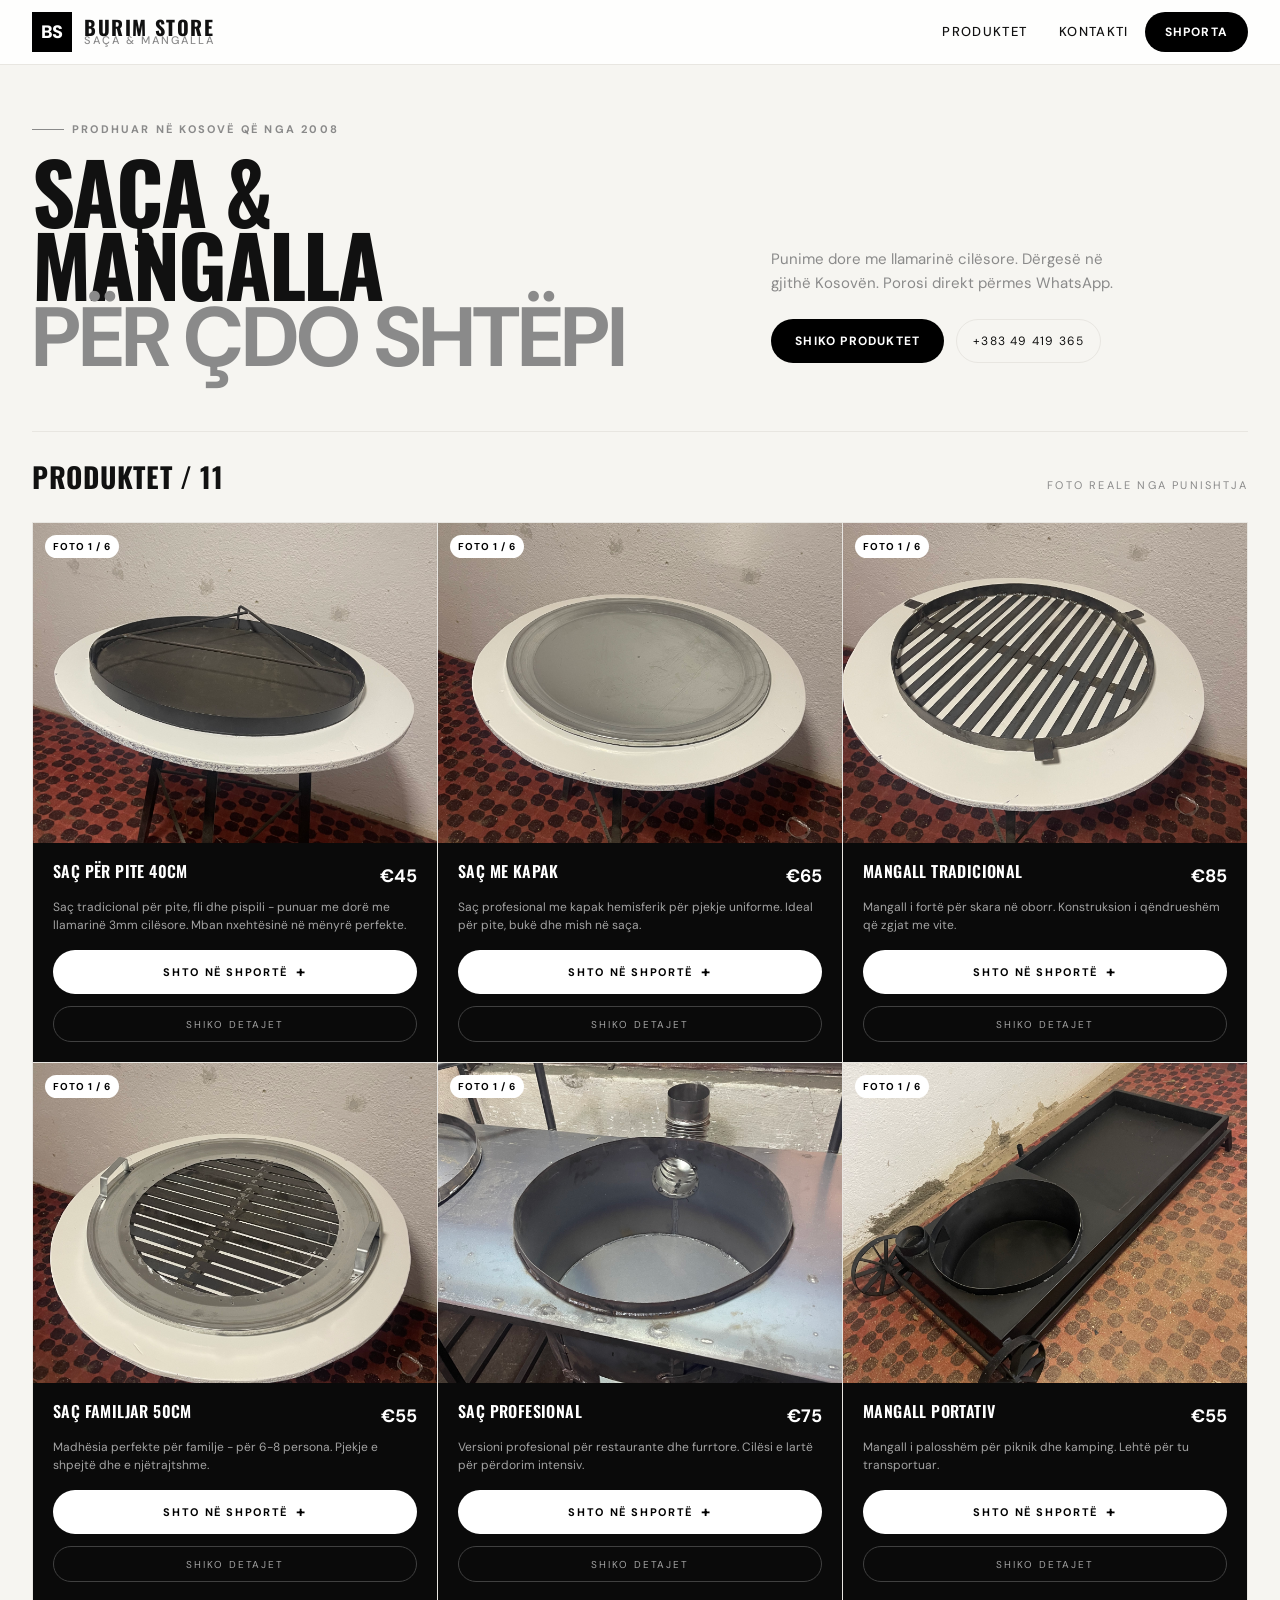
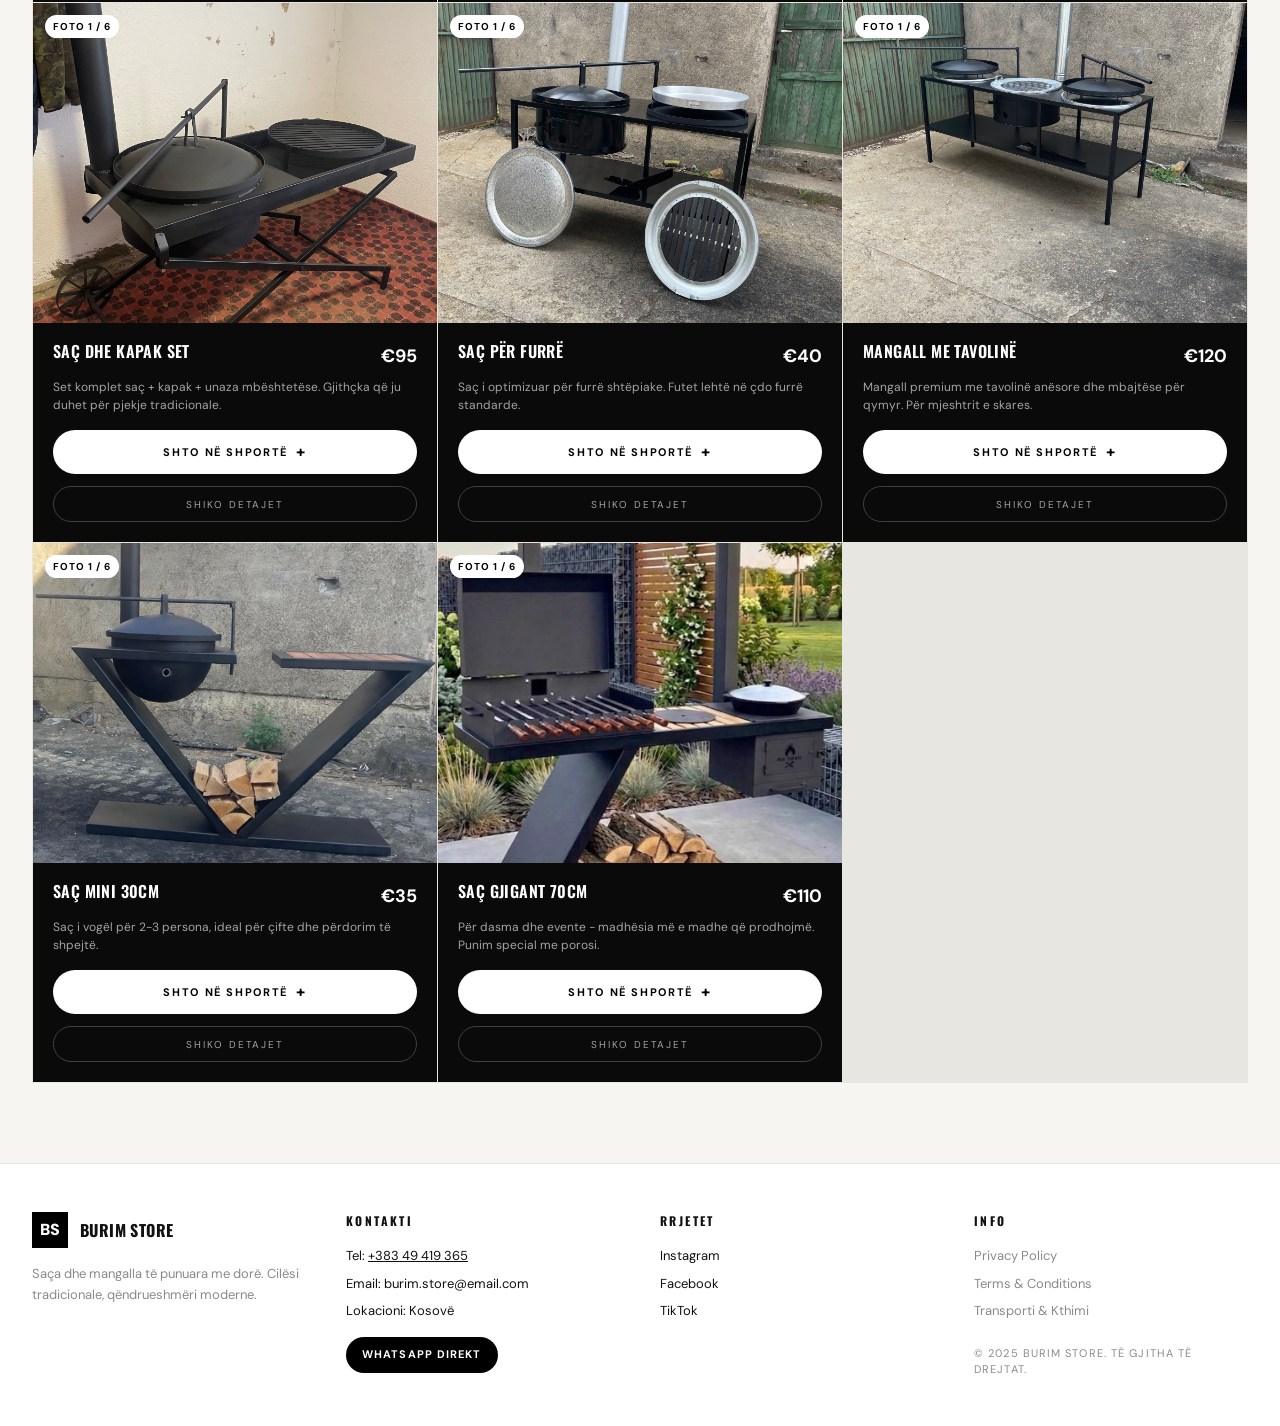
<file: Index.html>
<html lang="en"><head><style>
@font-face {
  font-family: "Optimistic";
  font-style: normal;
  font-weight: 400 600;
  font-display: swap;
  src: url("/fonts/OptimisticAI_VF_Optimized.woff2") format("woff2");
}
@font-face {
  font-family: "Optimistic Mono";
  font-style: normal;
  font-weight: 400;
  font-display: swap;
  src: url("/fonts/OptimisticMono_W_TextRegular.woff2") format("woff2");
}
:where(html) {
  font-family: "Optimistic", system-ui, sans-serif;
}
:where(code, pre, kbd, samp) {
  font-family: "Optimistic Mono", ui-monospace, monospace;
}
</style>
  <meta charset="UTF-8">
  <meta name="viewport" content="width=device-width, initial-scale=1">
  <title>React Artifact</title>
  <style>*,:after,:before{--tw-border-spacing-x:0;--tw-border-spacing-y:0;--tw-translate-x:0;--tw-translate-y:0;--tw-rotate:0;--tw-skew-x:0;--tw-skew-y:0;--tw-scale-x:1;--tw-scale-y:1;--tw-pan-x: ;--tw-pan-y: ;--tw-pinch-zoom: ;--tw-scroll-snap-strictness:proximity;--tw-gradient-from-position: ;--tw-gradient-via-position: ;--tw-gradient-to-position: ;--tw-ordinal: ;--tw-slashed-zero: ;--tw-numeric-figure: ;--tw-numeric-spacing: ;--tw-numeric-fraction: ;--tw-ring-inset: ;--tw-ring-offset-width:0px;--tw-ring-offset-color:#fff;--tw-ring-color:rgba(59,130,246,.5);--tw-ring-offset-shadow:0 0 #0000;--tw-ring-shadow:0 0 #0000;--tw-shadow:0 0 #0000;--tw-shadow-colored:0 0 #0000;--tw-blur: ;--tw-brightness: ;--tw-contrast: ;--tw-grayscale: ;--tw-hue-rotate: ;--tw-invert: ;--tw-saturate: ;--tw-sepia: ;--tw-drop-shadow: ;--tw-backdrop-blur: ;--tw-backdrop-brightness: ;--tw-backdrop-contrast: ;--tw-backdrop-grayscale: ;--tw-backdrop-hue-rotate: ;--tw-backdrop-invert: ;--tw-backdrop-opacity: ;--tw-backdrop-saturate: ;--tw-backdrop-sepia: ;--tw-contain-size: ;--tw-contain-layout: ;--tw-contain-paint: ;--tw-contain-style: }::backdrop{--tw-border-spacing-x:0;--tw-border-spacing-y:0;--tw-translate-x:0;--tw-translate-y:0;--tw-rotate:0;--tw-skew-x:0;--tw-skew-y:0;--tw-scale-x:1;--tw-scale-y:1;--tw-pan-x: ;--tw-pan-y: ;--tw-pinch-zoom: ;--tw-scroll-snap-strictness:proximity;--tw-gradient-from-position: ;--tw-gradient-via-position: ;--tw-gradient-to-position: ;--tw-ordinal: ;--tw-slashed-zero: ;--tw-numeric-figure: ;--tw-numeric-spacing: ;--tw-numeric-fraction: ;--tw-ring-inset: ;--tw-ring-offset-width:0px;--tw-ring-offset-color:#fff;--tw-ring-color:rgba(59,130,246,.5);--tw-ring-offset-shadow:0 0 #0000;--tw-ring-shadow:0 0 #0000;--tw-shadow:0 0 #0000;--tw-shadow-colored:0 0 #0000;--tw-blur: ;--tw-brightness: ;--tw-contrast: ;--tw-grayscale: ;--tw-hue-rotate: ;--tw-invert: ;--tw-saturate: ;--tw-sepia: ;--tw-drop-shadow: ;--tw-backdrop-blur: ;--tw-backdrop-brightness: ;--tw-backdrop-contrast: ;--tw-backdrop-grayscale: ;--tw-backdrop-hue-rotate: ;--tw-backdrop-invert: ;--tw-backdrop-opacity: ;--tw-backdrop-saturate: ;--tw-backdrop-sepia: ;--tw-contain-size: ;--tw-contain-layout: ;--tw-contain-paint: ;--tw-contain-style: }/*! tailwindcss v3.4.18 | MIT License | https://tailwindcss.com*/*,:after,:before{box-sizing:border-box;border:0 solid #e5e7eb}:after,:before{--tw-content:""}:host,html{line-height:1.5;-webkit-text-size-adjust:100%;-moz-tab-size:4;-o-tab-size:4;tab-size:4;font-family:ui-sans-serif,system-ui,sans-serif,Apple Color Emoji,Segoe UI Emoji,Segoe UI Symbol,Noto Color Emoji;font-feature-settings:normal;font-variation-settings:normal;-webkit-tap-highlight-color:transparent}body{line-height:inherit}hr{height:0;color:inherit;border-top-width:1px}abbr:where([title]){-webkit-text-decoration:underline dotted;text-decoration:underline dotted}h1,h2,h3,h4,h5,h6{font-size:inherit;font-weight:inherit}a{color:inherit;text-decoration:inherit}b,strong{font-weight:bolder}code,kbd,pre,samp{font-family:ui-monospace,SFMono-Regular,Menlo,Monaco,Consolas,Liberation Mono,Courier New,monospace;font-feature-settings:normal;font-variation-settings:normal;font-size:1em}small{font-size:80%}sub,sup{font-size:75%;line-height:0;position:relative;vertical-align:baseline}sub{bottom:-.25em}sup{top:-.5em}table{text-indent:0;border-color:inherit;border-collapse:collapse}button,input,optgroup,select,textarea{font-family:inherit;font-feature-settings:inherit;font-variation-settings:inherit;font-size:100%;font-weight:inherit;line-height:inherit;letter-spacing:inherit;color:inherit;margin:0;padding:0}button,select{text-transform:none}button,input:where([type=button]),input:where([type=reset]),input:where([type=submit]){-webkit-appearance:button;background-color:transparent;background-image:none}:-moz-focusring{outline:auto}:-moz-ui-invalid{box-shadow:none}progress{vertical-align:baseline}::-webkit-inner-spin-button,::-webkit-outer-spin-button{height:auto}[type=search]{-webkit-appearance:textfield;outline-offset:-2px}::-webkit-search-decoration{-webkit-appearance:none}::-webkit-file-upload-button{-webkit-appearance:button;font:inherit}summary{display:list-item}blockquote,dd,dl,figure,h1,h2,h3,h4,h5,h6,hr,p,pre{margin:0}fieldset{margin:0}fieldset,legend{padding:0}menu,ol,ul{list-style:none;margin:0;padding:0}dialog{padding:0}textarea{resize:vertical}input::-moz-placeholder,textarea::-moz-placeholder{opacity:1;color:#9ca3af}input::placeholder,textarea::placeholder{opacity:1;color:#9ca3af}[role=button],button{cursor:pointer}:disabled{cursor:default}audio,canvas,embed,iframe,img,object,svg,video{display:block;vertical-align:middle}img,video{max-width:100%;height:auto}[hidden]:where(:not([hidden=until-found])){display:none}.pointer-events-none{pointer-events:none}.fixed{position:fixed}.absolute{position:absolute}.relative{position:relative}.sticky{position:sticky}.inset-0{inset:0}.bottom-3{bottom:.75rem}.bottom-6{bottom:1.5rem}.left-1\/2{left:50%}.left-3{left:.75rem}.right-3{right:.75rem}.top-0{top:0}.top-1\/2{top:50%}.top-3{top:.75rem}.z-10{z-index:10}.z-40{z-index:40}.z-50{z-index:50}.z-\[60\]{z-index:60}.mx-auto{margin-left:auto;margin-right:auto}.mb-3{margin-bottom:.75rem}.mb-4{margin-bottom:1rem}.mb-6{margin-bottom:1.5rem}.ml-1{margin-left:.25rem}.mt-1{margin-top:.25rem}.mt-1\.5{margin-top:.375rem}.mt-2{margin-top:.5rem}.mt-3{margin-top:.75rem}.mt-4{margin-top:1rem}.mt-6{margin-top:1.5rem}.mt-8{margin-top:2rem}.line-clamp-2{overflow:hidden;display:-webkit-box;-webkit-box-orient:vertical;-webkit-line-clamp:2}.flex{display:flex}.inline-flex{display:inline-flex}.grid{display:grid}.hidden{display:none}.aspect-\[4\/3\]{aspect-ratio:4/3}.aspect-square{aspect-ratio:1/1}.h-1\.5{height:.375rem}.h-10{height:2.5rem}.h-11{height:2.75rem}.h-12{height:3rem}.h-20{height:5rem}.h-7{height:1.75rem}.h-8{height:2rem}.h-9{height:2.25rem}.h-\[1px\]{height:1px}.h-\[20px\]{height:20px}.h-\[320px\]{height:320px}.h-\[56px\]{height:56px}.h-\[64px\]{height:64px}.h-fit{height:-moz-fit-content;height:fit-content}.h-full{height:100%}.min-h-screen{min-height:100vh}.w-1\.5{width:.375rem}.w-10{width:2.5rem}.w-12{width:3rem}.w-20{width:5rem}.w-6{width:1.5rem}.w-7{width:1.75rem}.w-8{width:2rem}.w-9{width:2.25rem}.w-full{width:100%}.min-w-0{min-width:0}.min-w-\[20px\]{min-width:20px}.max-w-\[1280px\]{max-width:1280px}.max-w-\[18ch\]{max-width:18ch}.max-w-\[36ch\]{max-width:36ch}.max-w-\[420px\]{max-width:420px}.flex-1{flex:1 1 0%}.shrink-0{flex-shrink:0}.-translate-x-1\/2{--tw-translate-x:-50%}.-translate-x-1\/2,.-translate-y-1\/2{transform:translate(var(--tw-translate-x),var(--tw-translate-y)) rotate(var(--tw-rotate)) skewX(var(--tw-skew-x)) skewY(var(--tw-skew-y)) scaleX(var(--tw-scale-x)) scaleY(var(--tw-scale-y))}.-translate-y-1\/2{--tw-translate-y:-50%}.transform{transform:translate(var(--tw-translate-x),var(--tw-translate-y)) rotate(var(--tw-rotate)) skewX(var(--tw-skew-x)) skewY(var(--tw-skew-y)) scaleX(var(--tw-scale-x)) scaleY(var(--tw-scale-y))}.animate-\[slideUp_0\.3s_ease\]{animation:slideUp .3s ease}.grid-cols-1{grid-template-columns:repeat(1,minmax(0,1fr))}.grid-cols-6{grid-template-columns:repeat(6,minmax(0,1fr))}.flex-col{flex-direction:column}.items-start{align-items:flex-start}.items-end{align-items:flex-end}.items-center{align-items:center}.items-baseline{align-items:baseline}.justify-end{justify-content:flex-end}.justify-center{justify-content:center}.justify-between{justify-content:space-between}.gap-10{gap:2.5rem}.gap-2{gap:.5rem}.gap-3{gap:.75rem}.gap-4{gap:1rem}.gap-6{gap:1.5rem}.gap-8{gap:2rem}.gap-\[1px\]{gap:1px}.space-y-2>:not([hidden])~:not([hidden]){--tw-space-y-reverse:0;margin-top:calc(.5rem*(1 - var(--tw-space-y-reverse)));margin-bottom:calc(.5rem*var(--tw-space-y-reverse))}.space-y-3>:not([hidden])~:not([hidden]){--tw-space-y-reverse:0;margin-top:calc(.75rem*(1 - var(--tw-space-y-reverse)));margin-bottom:calc(.75rem*var(--tw-space-y-reverse))}.space-y-4>:not([hidden])~:not([hidden]){--tw-space-y-reverse:0;margin-top:calc(1rem*(1 - var(--tw-space-y-reverse)));margin-bottom:calc(1rem*var(--tw-space-y-reverse))}.overflow-hidden{overflow:hidden}.overflow-y-auto{overflow-y:auto}.overflow-x-clip{overflow-x:clip}.truncate{overflow:hidden;text-overflow:ellipsis;white-space:nowrap}.rounded-\[10px\]{border-radius:10px}.rounded-\[16px\]{border-radius:16px}.rounded-full{border-radius:9999px}.rounded-lg{border-radius:.5rem}.rounded-xl{border-radius:.75rem}.border{border-width:1px}.border-2{border-width:2px}.border-b{border-bottom-width:1px}.border-t{border-top-width:1px}.border-\[var\(--border\)\]{border-color:var(--border)}.border-black{--tw-border-opacity:1;border-color:rgb(0 0 0/var(--tw-border-opacity,1))}.border-neutral-700{--tw-border-opacity:1;border-color:rgb(64 64 64/var(--tw-border-opacity,1))}.border-transparent{border-color:transparent}.bg-\[\#0a0a0a\]{--tw-bg-opacity:1;background-color:rgb(10 10 10/var(--tw-bg-opacity,1))}.bg-\[\#141414\]{--tw-bg-opacity:1;background-color:rgb(20 20 20/var(--tw-bg-opacity,1))}.bg-\[\#25D366\]{--tw-bg-opacity:1;background-color:rgb(37 211 102/var(--tw-bg-opacity,1))}.bg-\[\#f6f5f1\]{--tw-bg-opacity:1;background-color:rgb(246 245 241/var(--tw-bg-opacity,1))}.bg-\[color-mix\(in_srgb\2c var\(--surface\)_90\%\2c transparent\)\]{background-color:color-mix(in srgb,var(--surface) 90%,transparent)}.bg-\[var\(--bg\)\]{background-color:var(--bg)}.bg-\[var\(--border\)\]{background-color:var(--border)}.bg-\[var\(--muted\)\]{background-color:var(--muted)}.bg-\[var\(--red\)\]{background-color:var(--red)}.bg-\[var\(--surface\)\]{background-color:var(--surface)}.bg-\[var\(--surface-dark\)\]{background-color:var(--surface-dark)}.bg-black{--tw-bg-opacity:1;background-color:rgb(0 0 0/var(--tw-bg-opacity,1))}.bg-black\/0{background-color:transparent}.bg-black\/40{background-color:rgba(0,0,0,.4)}.bg-black\/70{background-color:rgba(0,0,0,.7)}.bg-neutral-900{--tw-bg-opacity:1;background-color:rgb(23 23 23/var(--tw-bg-opacity,1))}.bg-red-600{--tw-bg-opacity:1;background-color:rgb(220 38 38/var(--tw-bg-opacity,1))}.bg-white{--tw-bg-opacity:1;background-color:rgb(255 255 255/var(--tw-bg-opacity,1))}.bg-white\/10{background-color:hsla(0,0%,100%,.1)}.bg-white\/90{background-color:hsla(0,0%,100%,.9)}.object-contain{-o-object-fit:contain;object-fit:contain}.object-cover{-o-object-fit:cover;object-fit:cover}.p-3{padding:.75rem}.p-4{padding:1rem}.p-5{padding:1.25rem}.p-6{padding:1.5rem}.px-1{padding-left:.25rem;padding-right:.25rem}.px-2{padding-left:.5rem;padding-right:.5rem}.px-3{padding-left:.75rem;padding-right:.75rem}.px-4{padding-left:1rem;padding-right:1rem}.px-5{padding-left:1.25rem;padding-right:1.25rem}.px-6{padding-left:1.5rem;padding-right:1.5rem}.py-0\.5{padding-top:.125rem;padding-bottom:.125rem}.py-1{padding-top:.25rem;padding-bottom:.25rem}.py-12{padding-top:3rem;padding-bottom:3rem}.py-20{padding-top:5rem;padding-bottom:5rem}.py-6{padding-top:1.5rem;padding-bottom:1.5rem}.py-8{padding-top:2rem;padding-bottom:2rem}.pb-20{padding-bottom:5rem}.pt-2{padding-top:.5rem}.pt-6{padding-top:1.5rem}.text-left{text-align:left}.text-center{text-align:center}.text-\[10px\]{font-size:10px}.text-\[11px\]{font-size:11px}.text-\[12px\]{font-size:12px}.text-\[13px\]{font-size:13px}.text-\[14px\]{font-size:14px}.text-\[15px\]{font-size:15px}.text-\[16px\]{font-size:16px}.text-\[18px\]{font-size:18px}.text-\[20px\]{font-size:20px}.text-\[22px\]{font-size:22px}.text-\[30px\]{font-size:30px}.text-\[32px\]{font-size:32px}.text-\[42px\]{font-size:42px}.text-\[8px\]{font-size:8px}.text-\[9px\]{font-size:9px}.font-black{font-weight:900}.font-bold{font-weight:700}.font-medium{font-weight:500}.font-semibold{font-weight:600}.uppercase{text-transform:uppercase}.leading-\[0\.88\]{line-height:.88}.leading-\[0\.9\]{line-height:.9}.leading-\[1\.1\]{line-height:1.1}.leading-\[1\.2\]{line-height:1.2}.leading-\[1\.4\]{line-height:1.4}.leading-\[1\.5\]{line-height:1.5}.leading-\[1\.6\]{line-height:1.6}.leading-none{line-height:1}.tracking-\[0\.08em\]{letter-spacing:.08em}.tracking-\[0\.12em\]{letter-spacing:.12em}.tracking-\[0\.15em\]{letter-spacing:.15em}.tracking-\[0\.18em\]{letter-spacing:.18em}.tracking-\[0\.2em\]{letter-spacing:.2em}.tracking-tight{letter-spacing:-.025em}.tracking-tighter{letter-spacing:-.05em}.tracking-wide{letter-spacing:.025em}.tracking-widest{letter-spacing:.1em}.text-\[var\(--muted\)\]{color:var(--muted)}.text-\[var\(--text\)\]{color:var(--text)}.text-black{--tw-text-opacity:1;color:rgb(0 0 0/var(--tw-text-opacity,1))}.text-neutral-400{--tw-text-opacity:1;color:rgb(163 163 163/var(--tw-text-opacity,1))}.text-neutral-600{--tw-text-opacity:1;color:rgb(82 82 82/var(--tw-text-opacity,1))}.text-white{--tw-text-opacity:1;color:rgb(255 255 255/var(--tw-text-opacity,1))}.text-white\/60{color:hsla(0,0%,100%,.6)}.underline{text-decoration-line:underline}.line-through{text-decoration-line:line-through}.opacity-40{opacity:.4}.opacity-70{opacity:.7}.opacity-\[0\.03\]{opacity:.03}.shadow-2xl{--tw-shadow:0 25px 50px -12px rgba(0,0,0,.25);--tw-shadow-colored:0 25px 50px -12px var(--tw-shadow-color);box-shadow:var(--tw-ring-offset-shadow,0 0 #0000),var(--tw-ring-shadow,0 0 #0000),var(--tw-shadow)}.ring-2{--tw-ring-offset-shadow:var(--tw-ring-inset) 0 0 0 var(--tw-ring-offset-width) var(--tw-ring-offset-color);--tw-ring-shadow:var(--tw-ring-inset) 0 0 0 calc(2px + var(--tw-ring-offset-width)) var(--tw-ring-color);box-shadow:var(--tw-ring-offset-shadow),var(--tw-ring-shadow),var(--tw-shadow,0 0 #0000)}.ring-white\/20{--tw-ring-color:hsla(0,0%,100%,.2)}.filter{filter:var(--tw-blur) var(--tw-brightness) var(--tw-contrast) var(--tw-grayscale) var(--tw-hue-rotate) var(--tw-invert) var(--tw-saturate) var(--tw-sepia) var(--tw-drop-shadow)}.backdrop-blur{--tw-backdrop-blur:blur(8px)}.backdrop-blur,.backdrop-blur-sm{backdrop-filter:var(--tw-backdrop-blur) var(--tw-backdrop-brightness) var(--tw-backdrop-contrast) var(--tw-backdrop-grayscale) var(--tw-backdrop-hue-rotate) var(--tw-backdrop-invert) var(--tw-backdrop-opacity) var(--tw-backdrop-saturate) var(--tw-backdrop-sepia)}.backdrop-blur-sm{--tw-backdrop-blur:blur(4px)}.backdrop-blur-xl{--tw-backdrop-blur:blur(24px);backdrop-filter:var(--tw-backdrop-blur) var(--tw-backdrop-brightness) var(--tw-backdrop-contrast) var(--tw-backdrop-grayscale) var(--tw-backdrop-hue-rotate) var(--tw-backdrop-invert) var(--tw-backdrop-opacity) var(--tw-backdrop-saturate) var(--tw-backdrop-sepia)}.transition{transition-property:color,background-color,border-color,text-decoration-color,fill,stroke,opacity,box-shadow,transform,filter,backdrop-filter;transition-timing-function:cubic-bezier(.4,0,.2,1);transition-duration:.15s}.duration-700{transition-duration:.7s}#root,body,html{min-height:100%}body{margin:0;font-family:ui-sans-serif,system-ui,-apple-system,BlinkMacSystemFont,Segoe UI,sans-serif}[role=button]:not([aria-disabled=true]),button:not(:disabled),label[for],select:not(:disabled),summary{cursor:pointer}.selection\:bg-black ::-moz-selection{--tw-bg-opacity:1;background-color:rgb(0 0 0/var(--tw-bg-opacity,1))}.selection\:bg-black ::selection{--tw-bg-opacity:1;background-color:rgb(0 0 0/var(--tw-bg-opacity,1))}.selection\:text-white ::-moz-selection{--tw-text-opacity:1;color:rgb(255 255 255/var(--tw-text-opacity,1))}.selection\:text-white ::selection{--tw-text-opacity:1;color:rgb(255 255 255/var(--tw-text-opacity,1))}.selection\:bg-black::-moz-selection{--tw-bg-opacity:1;background-color:rgb(0 0 0/var(--tw-bg-opacity,1))}.selection\:bg-black::selection{--tw-bg-opacity:1;background-color:rgb(0 0 0/var(--tw-bg-opacity,1))}.selection\:text-white::-moz-selection{--tw-text-opacity:1;color:rgb(255 255 255/var(--tw-text-opacity,1))}.selection\:text-white::selection{--tw-text-opacity:1;color:rgb(255 255 255/var(--tw-text-opacity,1))}.hover\:border-neutral-500:hover{--tw-border-opacity:1;border-color:rgb(115 115 115/var(--tw-border-opacity,1))}.hover\:bg-black:hover{--tw-bg-opacity:1;background-color:rgb(0 0 0/var(--tw-bg-opacity,1))}.hover\:bg-neutral-200:hover{--tw-bg-opacity:1;background-color:rgb(229 229 229/var(--tw-bg-opacity,1))}.hover\:bg-neutral-800:hover{--tw-bg-opacity:1;background-color:rgb(38 38 38/var(--tw-bg-opacity,1))}.hover\:bg-white:hover{--tw-bg-opacity:1;background-color:rgb(255 255 255/var(--tw-bg-opacity,1))}.hover\:text-black:hover{--tw-text-opacity:1;color:rgb(0 0 0/var(--tw-text-opacity,1))}.hover\:text-white:hover{--tw-text-opacity:1;color:rgb(255 255 255/var(--tw-text-opacity,1))}.hover\:underline:hover{text-decoration-line:underline}.hover\:opacity-100:hover{opacity:1}.hover\:opacity-60:hover{opacity:.6}.hover\:brightness-95:hover{--tw-brightness:brightness(.95);filter:var(--tw-blur) var(--tw-brightness) var(--tw-contrast) var(--tw-grayscale) var(--tw-hue-rotate) var(--tw-invert) var(--tw-saturate) var(--tw-sepia) var(--tw-drop-shadow)}.group:hover .group-hover\:scale-\[1\.03\]{--tw-scale-x:1.03;--tw-scale-y:1.03;transform:translate(var(--tw-translate-x),var(--tw-translate-y)) rotate(var(--tw-rotate)) skewX(var(--tw-skew-x)) skewY(var(--tw-skew-y)) scaleX(var(--tw-scale-x)) scaleY(var(--tw-scale-y))}.group:hover .group-hover\:bg-black\/10{background-color:rgba(0,0,0,.1)}.dark\:border-white:is(.dark *){--tw-border-opacity:1;border-color:rgb(255 255 255/var(--tw-border-opacity,1))}.dark\:bg-\[\#1a1a1a\]:is(.dark *){--tw-bg-opacity:1;background-color:rgb(26 26 26/var(--tw-bg-opacity,1))}.dark\:bg-white:is(.dark *){--tw-bg-opacity:1;background-color:rgb(255 255 255/var(--tw-bg-opacity,1))}.dark\:hover\:text-white:hover:is(.dark *){--tw-text-opacity:1;color:rgb(255 255 255/var(--tw-text-opacity,1))}@media (min-width:640px){.sm\:grid-cols-2{grid-template-columns:repeat(2,minmax(0,1fr))}}@media (min-width:768px){.md\:flex{display:flex}.md\:aspect-\[16\/11\]{aspect-ratio:16/11}.md\:grid-cols-4{grid-template-columns:repeat(4,minmax(0,1fr))}.md\:grid-cols-\[1\.2fr_0\.8fr\]{grid-template-columns:1.2fr .8fr}.md\:object-cover{-o-object-fit:cover;object-fit:cover}.md\:p-8{padding:2rem}.md\:px-5{padding-left:1.25rem;padding-right:1.25rem}.md\:px-8{padding-left:2rem;padding-right:2rem}.md\:py-10{padding-top:2.5rem;padding-bottom:2.5rem}.md\:py-14{padding-top:3.5rem;padding-bottom:3.5rem}.md\:pb-3{padding-bottom:.75rem}.md\:text-\[11px\]{font-size:11px}.md\:text-\[20px\]{font-size:20px}.md\:text-\[28px\]{font-size:28px}.md\:text-\[38px\]{font-size:38px}.md\:text-\[84px\]{font-size:84px}}@media (min-width:1024px){.lg\:sticky{position:sticky}.lg\:top-\[88px\]{top:88px}.lg\:grid-cols-3{grid-template-columns:repeat(3,minmax(0,1fr))}.lg\:grid-cols-\[1\.3fr_0\.7fr\]{grid-template-columns:1.3fr .7fr}}</style>
</head>
<body>
  <div id="root"><div class="min-h-screen bg-[var(--bg)] text-[var(--text)] selection:bg-black selection:text-white"><style>
        @import url('https://fonts.googleapis.com/css2?family=Oswald:wght@400;600;700&family=DM+Sans:wght@400;500;700&display=swap');
        :root {
          --bg: #f6f5f1;
          --surface: #ffffff;
          --surface-dark: #0a0a0a;
          --text: #111111;
          --muted: #8a8a8a;
          --border: #e8e6e1;
          --red: #e11d2a;
        }
        @media (prefers-color-scheme: dark) {
          :root {
            --bg: #0e0e0e;
            --surface: #151515;
            --text: #f5f5f0;
            --muted: #9a9a9a;
            --border: #222;
          }
        }
        * { font-family: "DM Sans", system-ui, sans-serif; }
        h1,h2,h3,.oswald { font-family: "Oswald", sans-serif; }
        .scrollbar-none::-webkit-scrollbar { display: none; }
        .scrollbar-none { -ms-overflow-style: none; scrollbar-width: none; }
      </style><div class="w-full overflow-x-clip" style="padding-top: var(--safe-area-inset-top); box-sizing: border-box; min-height: 100vh;"><header class="sticky z-40 backdrop-blur-xl border-b" style="top: var(--safe-area-inset-top); background: color-mix(in srgb, var(--surface) 85%, transparent); border-color: var(--border);"><div class="max-w-[1280px] mx-auto px-4 md:px-8 h-[64px] flex items-center justify-between"><div class="flex items-center gap-3"><div class="w-10 h-10 bg-black text-white flex items-center justify-center font-black text-[18px] tracking-tighter leading-none">BS</div><div class="leading-[0.9]"><div class="oswald font-bold text-[16px] md:text-[20px] tracking-[0.08em] uppercase">Burim Store</div><div class="text-[10px] md:text-[11px] tracking-[0.18em] text-[var(--muted)] uppercase font-medium">Saça &amp; Mangalla</div></div></div><div class="flex items-center gap-4"><nav class="hidden md:flex items-center gap-8 text-[13px] uppercase tracking-widest font-medium"><a href="#produktet" class="hover:opacity-60 transition">Produktet</a><a href="#kontakti" class="hover:opacity-60 transition">Kontakti</a></nav><button class="relative flex items-center gap-2 bg-black text-white px-4 md:px-5 h-10 rounded-full text-[12px] tracking-widest uppercase font-bold hover:bg-neutral-800 transition">SHPORTA</button></div></div></header><section class="max-w-[1280px] mx-auto px-4 md:px-8 py-8 md:py-14"><div class="grid md:grid-cols-[1.2fr_0.8fr] gap-6 items-end"><div><div class="inline-flex items-center gap-2 text-[11px] tracking-[0.2em] uppercase font-bold text-[var(--muted)] mb-4"><span class="w-8 h-[1px] bg-[var(--muted)]"></span> Prodhuar në Kosovë që nga 2008</div><h1 class="oswald text-[42px] md:text-[84px] leading-[0.88] uppercase font-bold tracking-tight">SAÇA &amp;<br> MANGALLA<br><span class="text-[var(--muted)]">PËR ÇDO SHTËPI</span></h1></div><div class="md:pb-3"><p class="text-[15px] leading-[1.6] text-[var(--muted)] max-w-[36ch]">Punime dore me llamarinë cilësore. Dërgesë në gjithë Kosovën. Porosi direkt përmes WhatsApp.</p><div class="mt-6 flex gap-3"><a href="#produktet" class="bg-black text-white px-6 h-11 inline-flex items-center text-[12px] uppercase tracking-widest font-bold rounded-full">Shiko Produktet</a><div class="h-11 px-4 border border-[var(--border)] rounded-full inline-flex items-center text-[12px] tracking-widest">+383 49 419 365</div></div></div></div></section><section id="produktet" class="max-w-[1280px] mx-auto px-4 md:px-8 pb-20"><div class="flex items-baseline justify-between mb-6 border-t border-[var(--border)] pt-6"><h2 class="oswald text-[22px] md:text-[28px] uppercase tracking-wide font-bold">Produktet / 11</h2><span class="text-[11px] uppercase tracking-[0.2em] text-[var(--muted)]">Foto reale nga punishtja</span></div><div class="grid grid-cols-1 sm:grid-cols-2 lg:grid-cols-3 gap-[1px] bg-[var(--border)] border border-[var(--border)]"><div class="group bg-[var(--surface-dark)] text-white flex flex-col relative"><button class="relative w-full h-[320px] overflow-hidden bg-neutral-900 text-left"><div class="relative bg-[#141414] flex items-center justify-center overflow-hidden w-full h-full object-cover group-hover:scale-[1.03] transition duration-700" data-real-src="./Image/IMG_0026.jpeg" data-alt="SAÇ PËR PITE 40CM"><div class="absolute inset-0 opacity-40" style="background: radial-gradient(120% 80% at 30% 20%, rgb(42, 42, 42) 0%, rgb(17, 17, 17) 60%), linear-gradient(15deg, rgb(26, 26, 26), rgb(15, 15, 15));"></div><div class="absolute inset-0 opacity-[0.03]" style="background-image: repeating-linear-gradient(0deg, transparent, transparent 2px, white 2px, white 3px);"></div><div class="relative z-10 text-center p-4"><div class="w-12 h-12 mx-auto mb-3 rounded-full border border-neutral-700 flex items-center justify-center text-[18px]">📷</div><div class="text-[10px] tracking-[0.18em] uppercase font-bold text-neutral-400">SAÇ PËR PITE 40CM</div><div class="text-[9px] mt-1.5 tracking-wide text-neutral-600">IMG_0026.jpeg</div><div class="mt-3 inline-flex text-[8px] tracking-widest uppercase px-2 py-1 rounded-full bg-white/10 text-white/60">Foto Reale - GitHub Pages</div></div><span class="hidden">./Image/IMG_0026.jpeg</span></div><div class="absolute top-3 left-3 bg-white text-black text-[10px] tracking-widest uppercase font-bold px-2 py-1 rounded-full">Foto 1 / 6</div><div class="absolute inset-0 bg-black/0 group-hover:bg-black/10 transition"></div></button><div class="p-5 flex flex-col flex-1"><div class="flex items-start justify-between gap-3"><h3 class="oswald text-[16px] leading-[1.1] uppercase font-semibold tracking-wide max-w-[18ch]">SAÇ PËR PITE 40CM</h3><span class="text-[18px] font-bold">€45</span></div><p class="text-[12px] leading-[1.5] text-neutral-400 mt-2 line-clamp-2">Saç tradicional për pite, fli dhe pispili - punuar me dorë me llamarinë 3mm cilësore. Mban nxehtësinë në mënyrë perfekte.</p><div class="mt-4 flex gap-2"><button class="flex-1 h-11 bg-white text-black rounded-full text-[11px] uppercase tracking-[0.15em] font-bold hover:bg-neutral-200 transition flex items-center justify-center gap-2">SHTO NË SHPORTË <span class="text-[16px]">+</span></button></div><button class="mt-3 w-full h-9 border border-neutral-700 rounded-full text-[10px] uppercase tracking-[0.18em] text-neutral-400 hover:text-white hover:border-neutral-500 transition">Shiko Detajet</button></div></div><div class="group bg-[var(--surface-dark)] text-white flex flex-col relative"><button class="relative w-full h-[320px] overflow-hidden bg-neutral-900 text-left"><div class="relative bg-[#141414] flex items-center justify-center overflow-hidden w-full h-full object-cover group-hover:scale-[1.03] transition duration-700" data-real-src="./Image/IMG_0027.jpeg" data-alt="SAÇ ME KAPAK"><div class="absolute inset-0 opacity-40" style="background: radial-gradient(120% 80% at 30% 20%, rgb(42, 42, 42) 0%, rgb(17, 17, 17) 60%), linear-gradient(15deg, rgb(26, 26, 26), rgb(15, 15, 15));"></div><div class="absolute inset-0 opacity-[0.03]" style="background-image: repeating-linear-gradient(0deg, transparent, transparent 2px, white 2px, white 3px);"></div><div class="relative z-10 text-center p-4"><div class="w-12 h-12 mx-auto mb-3 rounded-full border border-neutral-700 flex items-center justify-center text-[18px]">📷</div><div class="text-[10px] tracking-[0.18em] uppercase font-bold text-neutral-400">SAÇ ME KAPAK</div><div class="text-[9px] mt-1.5 tracking-wide text-neutral-600">IMG_0027.jpeg</div><div class="mt-3 inline-flex text-[8px] tracking-widest uppercase px-2 py-1 rounded-full bg-white/10 text-white/60">Foto Reale - GitHub Pages</div></div><span class="hidden">./Image/IMG_0027.jpeg</span></div><div class="absolute top-3 left-3 bg-white text-black text-[10px] tracking-widest uppercase font-bold px-2 py-1 rounded-full">Foto 1 / 6</div><div class="absolute inset-0 bg-black/0 group-hover:bg-black/10 transition"></div></button><div class="p-5 flex flex-col flex-1"><div class="flex items-start justify-between gap-3"><h3 class="oswald text-[16px] leading-[1.1] uppercase font-semibold tracking-wide max-w-[18ch]">SAÇ ME KAPAK</h3><span class="text-[18px] font-bold">€65</span></div><p class="text-[12px] leading-[1.5] text-neutral-400 mt-2 line-clamp-2">Saç profesional me kapak hemisferik për pjekje uniforme. Ideal për pite, bukë dhe mish në saça.</p><div class="mt-4 flex gap-2"><button class="flex-1 h-11 bg-white text-black rounded-full text-[11px] uppercase tracking-[0.15em] font-bold hover:bg-neutral-200 transition flex items-center justify-center gap-2">SHTO NË SHPORTË <span class="text-[16px]">+</span></button></div><button class="mt-3 w-full h-9 border border-neutral-700 rounded-full text-[10px] uppercase tracking-[0.18em] text-neutral-400 hover:text-white hover:border-neutral-500 transition">Shiko Detajet</button></div></div><div class="group bg-[var(--surface-dark)] text-white flex flex-col relative"><button class="relative w-full h-[320px] overflow-hidden bg-neutral-900 text-left"><div class="relative bg-[#141414] flex items-center justify-center overflow-hidden w-full h-full object-cover group-hover:scale-[1.03] transition duration-700" data-real-src="./Image/IMG_0028.jpeg" data-alt="MANGALL TRADICIONAL"><div class="absolute inset-0 opacity-40" style="background: radial-gradient(120% 80% at 30% 20%, rgb(42, 42, 42) 0%, rgb(17, 17, 17) 60%), linear-gradient(15deg, rgb(26, 26, 26), rgb(15, 15, 15));"></div><div class="absolute inset-0 opacity-[0.03]" style="background-image: repeating-linear-gradient(0deg, transparent, transparent 2px, white 2px, white 3px);"></div><div class="relative z-10 text-center p-4"><div class="w-12 h-12 mx-auto mb-3 rounded-full border border-neutral-700 flex items-center justify-center text-[18px]">📷</div><div class="text-[10px] tracking-[0.18em] uppercase font-bold text-neutral-400">MANGALL TRADICIONAL</div><div class="text-[9px] mt-1.5 tracking-wide text-neutral-600">IMG_0028.jpeg</div><div class="mt-3 inline-flex text-[8px] tracking-widest uppercase px-2 py-1 rounded-full bg-white/10 text-white/60">Foto Reale - GitHub Pages</div></div><span class="hidden">./Image/IMG_0028.jpeg</span></div><div class="absolute top-3 left-3 bg-white text-black text-[10px] tracking-widest uppercase font-bold px-2 py-1 rounded-full">Foto 1 / 6</div><div class="absolute inset-0 bg-black/0 group-hover:bg-black/10 transition"></div></button><div class="p-5 flex flex-col flex-1"><div class="flex items-start justify-between gap-3"><h3 class="oswald text-[16px] leading-[1.1] uppercase font-semibold tracking-wide max-w-[18ch]">MANGALL TRADICIONAL</h3><span class="text-[18px] font-bold">€85</span></div><p class="text-[12px] leading-[1.5] text-neutral-400 mt-2 line-clamp-2">Mangall i fortë për skara në oborr. Konstruksion i qëndrueshëm që zgjat me vite.</p><div class="mt-4 flex gap-2"><button class="flex-1 h-11 bg-white text-black rounded-full text-[11px] uppercase tracking-[0.15em] font-bold hover:bg-neutral-200 transition flex items-center justify-center gap-2">SHTO NË SHPORTË <span class="text-[16px]">+</span></button></div><button class="mt-3 w-full h-9 border border-neutral-700 rounded-full text-[10px] uppercase tracking-[0.18em] text-neutral-400 hover:text-white hover:border-neutral-500 transition">Shiko Detajet</button></div></div><div class="group bg-[var(--surface-dark)] text-white flex flex-col relative"><button class="relative w-full h-[320px] overflow-hidden bg-neutral-900 text-left"><div class="relative bg-[#141414] flex items-center justify-center overflow-hidden w-full h-full object-cover group-hover:scale-[1.03] transition duration-700" data-real-src="./Image/IMG_0030.jpeg" data-alt="SAÇ FAMILJAR 50CM"><div class="absolute inset-0 opacity-40" style="background: radial-gradient(120% 80% at 30% 20%, rgb(42, 42, 42) 0%, rgb(17, 17, 17) 60%), linear-gradient(15deg, rgb(26, 26, 26), rgb(15, 15, 15));"></div><div class="absolute inset-0 opacity-[0.03]" style="background-image: repeating-linear-gradient(0deg, transparent, transparent 2px, white 2px, white 3px);"></div><div class="relative z-10 text-center p-4"><div class="w-12 h-12 mx-auto mb-3 rounded-full border border-neutral-700 flex items-center justify-center text-[18px]">📷</div><div class="text-[10px] tracking-[0.18em] uppercase font-bold text-neutral-400">SAÇ FAMILJAR 50CM</div><div class="text-[9px] mt-1.5 tracking-wide text-neutral-600">IMG_0030.jpeg</div><div class="mt-3 inline-flex text-[8px] tracking-widest uppercase px-2 py-1 rounded-full bg-white/10 text-white/60">Foto Reale - GitHub Pages</div></div><span class="hidden">./Image/IMG_0030.jpeg</span></div><div class="absolute top-3 left-3 bg-white text-black text-[10px] tracking-widest uppercase font-bold px-2 py-1 rounded-full">Foto 1 / 6</div><div class="absolute inset-0 bg-black/0 group-hover:bg-black/10 transition"></div></button><div class="p-5 flex flex-col flex-1"><div class="flex items-start justify-between gap-3"><h3 class="oswald text-[16px] leading-[1.1] uppercase font-semibold tracking-wide max-w-[18ch]">SAÇ FAMILJAR 50CM</h3><span class="text-[18px] font-bold">€55</span></div><p class="text-[12px] leading-[1.5] text-neutral-400 mt-2 line-clamp-2">Madhësia perfekte për familje - për 6-8 persona. Pjekje e shpejtë dhe e njëtrajtshme.</p><div class="mt-4 flex gap-2"><button class="flex-1 h-11 bg-white text-black rounded-full text-[11px] uppercase tracking-[0.15em] font-bold hover:bg-neutral-200 transition flex items-center justify-center gap-2">SHTO NË SHPORTË <span class="text-[16px]">+</span></button></div><button class="mt-3 w-full h-9 border border-neutral-700 rounded-full text-[10px] uppercase tracking-[0.18em] text-neutral-400 hover:text-white hover:border-neutral-500 transition">Shiko Detajet</button></div></div><div class="group bg-[var(--surface-dark)] text-white flex flex-col relative"><button class="relative w-full h-[320px] overflow-hidden bg-neutral-900 text-left"><div class="relative bg-[#141414] flex items-center justify-center overflow-hidden w-full h-full object-cover group-hover:scale-[1.03] transition duration-700" data-real-src="./Image/IMG_0239.jpeg" data-alt="SAÇ PROFESIONAL"><div class="absolute inset-0 opacity-40" style="background: radial-gradient(120% 80% at 30% 20%, rgb(42, 42, 42) 0%, rgb(17, 17, 17) 60%), linear-gradient(15deg, rgb(26, 26, 26), rgb(15, 15, 15));"></div><div class="absolute inset-0 opacity-[0.03]" style="background-image: repeating-linear-gradient(0deg, transparent, transparent 2px, white 2px, white 3px);"></div><div class="relative z-10 text-center p-4"><div class="w-12 h-12 mx-auto mb-3 rounded-full border border-neutral-700 flex items-center justify-center text-[18px]">📷</div><div class="text-[10px] tracking-[0.18em] uppercase font-bold text-neutral-400">SAÇ PROFESIONAL</div><div class="text-[9px] mt-1.5 tracking-wide text-neutral-600">IMG_0239.jpeg</div><div class="mt-3 inline-flex text-[8px] tracking-widest uppercase px-2 py-1 rounded-full bg-white/10 text-white/60">Foto Reale - GitHub Pages</div></div><span class="hidden">./Image/IMG_0239.jpeg</span></div><div class="absolute top-3 left-3 bg-white text-black text-[10px] tracking-widest uppercase font-bold px-2 py-1 rounded-full">Foto 1 / 6</div><div class="absolute inset-0 bg-black/0 group-hover:bg-black/10 transition"></div></button><div class="p-5 flex flex-col flex-1"><div class="flex items-start justify-between gap-3"><h3 class="oswald text-[16px] leading-[1.1] uppercase font-semibold tracking-wide max-w-[18ch]">SAÇ PROFESIONAL</h3><span class="text-[18px] font-bold">€75</span></div><p class="text-[12px] leading-[1.5] text-neutral-400 mt-2 line-clamp-2">Versioni profesional për restaurante dhe furrtore. Cilësi e lartë për përdorim intensiv.</p><div class="mt-4 flex gap-2"><button class="flex-1 h-11 bg-white text-black rounded-full text-[11px] uppercase tracking-[0.15em] font-bold hover:bg-neutral-200 transition flex items-center justify-center gap-2">SHTO NË SHPORTË <span class="text-[16px]">+</span></button></div><button class="mt-3 w-full h-9 border border-neutral-700 rounded-full text-[10px] uppercase tracking-[0.18em] text-neutral-400 hover:text-white hover:border-neutral-500 transition">Shiko Detajet</button></div></div><div class="group bg-[var(--surface-dark)] text-white flex flex-col relative"><button class="relative w-full h-[320px] overflow-hidden bg-neutral-900 text-left"><div class="relative bg-[#141414] flex items-center justify-center overflow-hidden w-full h-full object-cover group-hover:scale-[1.03] transition duration-700" data-real-src="./Image/IMG_0485.jpeg" data-alt="MANGALL PORTATIV"><div class="absolute inset-0 opacity-40" style="background: radial-gradient(120% 80% at 30% 20%, rgb(42, 42, 42) 0%, rgb(17, 17, 17) 60%), linear-gradient(15deg, rgb(26, 26, 26), rgb(15, 15, 15));"></div><div class="absolute inset-0 opacity-[0.03]" style="background-image: repeating-linear-gradient(0deg, transparent, transparent 2px, white 2px, white 3px);"></div><div class="relative z-10 text-center p-4"><div class="w-12 h-12 mx-auto mb-3 rounded-full border border-neutral-700 flex items-center justify-center text-[18px]">📷</div><div class="text-[10px] tracking-[0.18em] uppercase font-bold text-neutral-400">MANGALL PORTATIV</div><div class="text-[9px] mt-1.5 tracking-wide text-neutral-600">IMG_0485.jpeg</div><div class="mt-3 inline-flex text-[8px] tracking-widest uppercase px-2 py-1 rounded-full bg-white/10 text-white/60">Foto Reale - GitHub Pages</div></div><span class="hidden">./Image/IMG_0485.jpeg</span></div><div class="absolute top-3 left-3 bg-white text-black text-[10px] tracking-widest uppercase font-bold px-2 py-1 rounded-full">Foto 1 / 6</div><div class="absolute inset-0 bg-black/0 group-hover:bg-black/10 transition"></div></button><div class="p-5 flex flex-col flex-1"><div class="flex items-start justify-between gap-3"><h3 class="oswald text-[16px] leading-[1.1] uppercase font-semibold tracking-wide max-w-[18ch]">MANGALL PORTATIV</h3><span class="text-[18px] font-bold">€55</span></div><p class="text-[12px] leading-[1.5] text-neutral-400 mt-2 line-clamp-2">Mangall i palosshëm për piknik dhe kamping. Lehtë për tu transportuar.</p><div class="mt-4 flex gap-2"><button class="flex-1 h-11 bg-white text-black rounded-full text-[11px] uppercase tracking-[0.15em] font-bold hover:bg-neutral-200 transition flex items-center justify-center gap-2">SHTO NË SHPORTË <span class="text-[16px]">+</span></button></div><button class="mt-3 w-full h-9 border border-neutral-700 rounded-full text-[10px] uppercase tracking-[0.18em] text-neutral-400 hover:text-white hover:border-neutral-500 transition">Shiko Detajet</button></div></div><div class="group bg-[var(--surface-dark)] text-white flex flex-col relative"><button class="relative w-full h-[320px] overflow-hidden bg-neutral-900 text-left"><div class="relative bg-[#141414] flex items-center justify-center overflow-hidden w-full h-full object-cover group-hover:scale-[1.03] transition duration-700" data-real-src="./Image/IMG_0486.jpeg" data-alt="SAÇ DHE KAPAK SET"><div class="absolute inset-0 opacity-40" style="background: radial-gradient(120% 80% at 30% 20%, rgb(42, 42, 42) 0%, rgb(17, 17, 17) 60%), linear-gradient(15deg, rgb(26, 26, 26), rgb(15, 15, 15));"></div><div class="absolute inset-0 opacity-[0.03]" style="background-image: repeating-linear-gradient(0deg, transparent, transparent 2px, white 2px, white 3px);"></div><div class="relative z-10 text-center p-4"><div class="w-12 h-12 mx-auto mb-3 rounded-full border border-neutral-700 flex items-center justify-center text-[18px]">📷</div><div class="text-[10px] tracking-[0.18em] uppercase font-bold text-neutral-400">SAÇ DHE KAPAK SET</div><div class="text-[9px] mt-1.5 tracking-wide text-neutral-600">IMG_0486.jpeg</div><div class="mt-3 inline-flex text-[8px] tracking-widest uppercase px-2 py-1 rounded-full bg-white/10 text-white/60">Foto Reale - GitHub Pages</div></div><span class="hidden">./Image/IMG_0486.jpeg</span></div><div class="absolute top-3 left-3 bg-white text-black text-[10px] tracking-widest uppercase font-bold px-2 py-1 rounded-full">Foto 1 / 6</div><div class="absolute inset-0 bg-black/0 group-hover:bg-black/10 transition"></div></button><div class="p-5 flex flex-col flex-1"><div class="flex items-start justify-between gap-3"><h3 class="oswald text-[16px] leading-[1.1] uppercase font-semibold tracking-wide max-w-[18ch]">SAÇ DHE KAPAK SET</h3><span class="text-[18px] font-bold">€95</span></div><p class="text-[12px] leading-[1.5] text-neutral-400 mt-2 line-clamp-2">Set komplet saç + kapak + unaza mbështetëse. Gjithçka që ju duhet për pjekje tradicionale.</p><div class="mt-4 flex gap-2"><button class="flex-1 h-11 bg-white text-black rounded-full text-[11px] uppercase tracking-[0.15em] font-bold hover:bg-neutral-200 transition flex items-center justify-center gap-2">SHTO NË SHPORTË <span class="text-[16px]">+</span></button></div><button class="mt-3 w-full h-9 border border-neutral-700 rounded-full text-[10px] uppercase tracking-[0.18em] text-neutral-400 hover:text-white hover:border-neutral-500 transition">Shiko Detajet</button></div></div><div class="group bg-[var(--surface-dark)] text-white flex flex-col relative"><button class="relative w-full h-[320px] overflow-hidden bg-neutral-900 text-left"><div class="relative bg-[#141414] flex items-center justify-center overflow-hidden w-full h-full object-cover group-hover:scale-[1.03] transition duration-700" data-real-src="./Image/IMG_7220.jpeg" data-alt="SAÇ PËR FURRË"><div class="absolute inset-0 opacity-40" style="background: radial-gradient(120% 80% at 30% 20%, rgb(42, 42, 42) 0%, rgb(17, 17, 17) 60%), linear-gradient(15deg, rgb(26, 26, 26), rgb(15, 15, 15));"></div><div class="absolute inset-0 opacity-[0.03]" style="background-image: repeating-linear-gradient(0deg, transparent, transparent 2px, white 2px, white 3px);"></div><div class="relative z-10 text-center p-4"><div class="w-12 h-12 mx-auto mb-3 rounded-full border border-neutral-700 flex items-center justify-center text-[18px]">📷</div><div class="text-[10px] tracking-[0.18em] uppercase font-bold text-neutral-400">SAÇ PËR FURRË</div><div class="text-[9px] mt-1.5 tracking-wide text-neutral-600">IMG_7220.jpeg</div><div class="mt-3 inline-flex text-[8px] tracking-widest uppercase px-2 py-1 rounded-full bg-white/10 text-white/60">Foto Reale - GitHub Pages</div></div><span class="hidden">./Image/IMG_7220.jpeg</span></div><div class="absolute top-3 left-3 bg-white text-black text-[10px] tracking-widest uppercase font-bold px-2 py-1 rounded-full">Foto 1 / 6</div><div class="absolute inset-0 bg-black/0 group-hover:bg-black/10 transition"></div></button><div class="p-5 flex flex-col flex-1"><div class="flex items-start justify-between gap-3"><h3 class="oswald text-[16px] leading-[1.1] uppercase font-semibold tracking-wide max-w-[18ch]">SAÇ PËR FURRË</h3><span class="text-[18px] font-bold">€40</span></div><p class="text-[12px] leading-[1.5] text-neutral-400 mt-2 line-clamp-2">Saç i optimizuar për furrë shtëpiake. Futet lehtë në çdo furrë standarde.</p><div class="mt-4 flex gap-2"><button class="flex-1 h-11 bg-white text-black rounded-full text-[11px] uppercase tracking-[0.15em] font-bold hover:bg-neutral-200 transition flex items-center justify-center gap-2">SHTO NË SHPORTË <span class="text-[16px]">+</span></button></div><button class="mt-3 w-full h-9 border border-neutral-700 rounded-full text-[10px] uppercase tracking-[0.18em] text-neutral-400 hover:text-white hover:border-neutral-500 transition">Shiko Detajet</button></div></div><div class="group bg-[var(--surface-dark)] text-white flex flex-col relative"><button class="relative w-full h-[320px] overflow-hidden bg-neutral-900 text-left"><div class="relative bg-[#141414] flex items-center justify-center overflow-hidden w-full h-full object-cover group-hover:scale-[1.03] transition duration-700" data-real-src="./Image/IMG_7285.jpeg" data-alt="MANGALL ME TAVOLINË"><div class="absolute inset-0 opacity-40" style="background: radial-gradient(120% 80% at 30% 20%, rgb(42, 42, 42) 0%, rgb(17, 17, 17) 60%), linear-gradient(15deg, rgb(26, 26, 26), rgb(15, 15, 15));"></div><div class="absolute inset-0 opacity-[0.03]" style="background-image: repeating-linear-gradient(0deg, transparent, transparent 2px, white 2px, white 3px);"></div><div class="relative z-10 text-center p-4"><div class="w-12 h-12 mx-auto mb-3 rounded-full border border-neutral-700 flex items-center justify-center text-[18px]">📷</div><div class="text-[10px] tracking-[0.18em] uppercase font-bold text-neutral-400">MANGALL ME TAVOLINË</div><div class="text-[9px] mt-1.5 tracking-wide text-neutral-600">IMG_7285.jpeg</div><div class="mt-3 inline-flex text-[8px] tracking-widest uppercase px-2 py-1 rounded-full bg-white/10 text-white/60">Foto Reale - GitHub Pages</div></div><span class="hidden">./Image/IMG_7285.jpeg</span></div><div class="absolute top-3 left-3 bg-white text-black text-[10px] tracking-widest uppercase font-bold px-2 py-1 rounded-full">Foto 1 / 6</div><div class="absolute inset-0 bg-black/0 group-hover:bg-black/10 transition"></div></button><div class="p-5 flex flex-col flex-1"><div class="flex items-start justify-between gap-3"><h3 class="oswald text-[16px] leading-[1.1] uppercase font-semibold tracking-wide max-w-[18ch]">MANGALL ME TAVOLINË</h3><span class="text-[18px] font-bold">€120</span></div><p class="text-[12px] leading-[1.5] text-neutral-400 mt-2 line-clamp-2">Mangall premium me tavolinë anësore dhe mbajtëse për qymyr. Për mjeshtrit e skares.</p><div class="mt-4 flex gap-2"><button class="flex-1 h-11 bg-white text-black rounded-full text-[11px] uppercase tracking-[0.15em] font-bold hover:bg-neutral-200 transition flex items-center justify-center gap-2">SHTO NË SHPORTË <span class="text-[16px]">+</span></button></div><button class="mt-3 w-full h-9 border border-neutral-700 rounded-full text-[10px] uppercase tracking-[0.18em] text-neutral-400 hover:text-white hover:border-neutral-500 transition">Shiko Detajet</button></div></div><div class="group bg-[var(--surface-dark)] text-white flex flex-col relative"><button class="relative w-full h-[320px] overflow-hidden bg-neutral-900 text-left"><div class="relative bg-[#141414] flex items-center justify-center overflow-hidden w-full h-full object-cover group-hover:scale-[1.03] transition duration-700" data-real-src="./Image/IMG_9130.jpeg" data-alt="SAÇ MINI 30CM"><div class="absolute inset-0 opacity-40" style="background: radial-gradient(120% 80% at 30% 20%, rgb(42, 42, 42) 0%, rgb(17, 17, 17) 60%), linear-gradient(15deg, rgb(26, 26, 26), rgb(15, 15, 15));"></div><div class="absolute inset-0 opacity-[0.03]" style="background-image: repeating-linear-gradient(0deg, transparent, transparent 2px, white 2px, white 3px);"></div><div class="relative z-10 text-center p-4"><div class="w-12 h-12 mx-auto mb-3 rounded-full border border-neutral-700 flex items-center justify-center text-[18px]">📷</div><div class="text-[10px] tracking-[0.18em] uppercase font-bold text-neutral-400">SAÇ MINI 30CM</div><div class="text-[9px] mt-1.5 tracking-wide text-neutral-600">IMG_9130.jpeg</div><div class="mt-3 inline-flex text-[8px] tracking-widest uppercase px-2 py-1 rounded-full bg-white/10 text-white/60">Foto Reale - GitHub Pages</div></div><span class="hidden">./Image/IMG_9130.jpeg</span></div><div class="absolute top-3 left-3 bg-white text-black text-[10px] tracking-widest uppercase font-bold px-2 py-1 rounded-full">Foto 1 / 6</div><div class="absolute inset-0 bg-black/0 group-hover:bg-black/10 transition"></div></button><div class="p-5 flex flex-col flex-1"><div class="flex items-start justify-between gap-3"><h3 class="oswald text-[16px] leading-[1.1] uppercase font-semibold tracking-wide max-w-[18ch]">SAÇ MINI 30CM</h3><span class="text-[18px] font-bold">€35</span></div><p class="text-[12px] leading-[1.5] text-neutral-400 mt-2 line-clamp-2">Saç i vogël për 2-3 persona, ideal për çifte dhe përdorim të shpejtë.</p><div class="mt-4 flex gap-2"><button class="flex-1 h-11 bg-white text-black rounded-full text-[11px] uppercase tracking-[0.15em] font-bold hover:bg-neutral-200 transition flex items-center justify-center gap-2">SHTO NË SHPORTË <span class="text-[16px]">+</span></button></div><button class="mt-3 w-full h-9 border border-neutral-700 rounded-full text-[10px] uppercase tracking-[0.18em] text-neutral-400 hover:text-white hover:border-neutral-500 transition">Shiko Detajet</button></div></div><div class="group bg-[var(--surface-dark)] text-white flex flex-col relative"><button class="relative w-full h-[320px] overflow-hidden bg-neutral-900 text-left"><div class="relative bg-[#141414] flex items-center justify-center overflow-hidden w-full h-full object-cover group-hover:scale-[1.03] transition duration-700" data-real-src="./Image/IMG_9994.jpeg" data-alt="SAÇ GJIGANT 70CM"><div class="absolute inset-0 opacity-40" style="background: radial-gradient(120% 80% at 30% 20%, rgb(42, 42, 42) 0%, rgb(17, 17, 17) 60%), linear-gradient(15deg, rgb(26, 26, 26), rgb(15, 15, 15));"></div><div class="absolute inset-0 opacity-[0.03]" style="background-image: repeating-linear-gradient(0deg, transparent, transparent 2px, white 2px, white 3px);"></div><div class="relative z-10 text-center p-4"><div class="w-12 h-12 mx-auto mb-3 rounded-full border border-neutral-700 flex items-center justify-center text-[18px]">📷</div><div class="text-[10px] tracking-[0.18em] uppercase font-bold text-neutral-400">SAÇ GJIGANT 70CM</div><div class="text-[9px] mt-1.5 tracking-wide text-neutral-600">IMG_9994.jpeg</div><div class="mt-3 inline-flex text-[8px] tracking-widest uppercase px-2 py-1 rounded-full bg-white/10 text-white/60">Foto Reale - GitHub Pages</div></div><span class="hidden">./Image/IMG_9994.jpeg</span></div><div class="absolute top-3 left-3 bg-white text-black text-[10px] tracking-widest uppercase font-bold px-2 py-1 rounded-full">Foto 1 / 6</div><div class="absolute inset-0 bg-black/0 group-hover:bg-black/10 transition"></div></button><div class="p-5 flex flex-col flex-1"><div class="flex items-start justify-between gap-3"><h3 class="oswald text-[16px] leading-[1.1] uppercase font-semibold tracking-wide max-w-[18ch]">SAÇ GJIGANT 70CM</h3><span class="text-[18px] font-bold">€110</span></div><p class="text-[12px] leading-[1.5] text-neutral-400 mt-2 line-clamp-2">Për dasma dhe evente - madhësia më e madhe që prodhojmë. Punim special me porosi.</p><div class="mt-4 flex gap-2"><button class="flex-1 h-11 bg-white text-black rounded-full text-[11px] uppercase tracking-[0.15em] font-bold hover:bg-neutral-200 transition flex items-center justify-center gap-2">SHTO NË SHPORTË <span class="text-[16px]">+</span></button></div><button class="mt-3 w-full h-9 border border-neutral-700 rounded-full text-[10px] uppercase tracking-[0.18em] text-neutral-400 hover:text-white hover:border-neutral-500 transition">Shiko Detajet</button></div></div></div></section><footer id="kontakti" class="border-t border-[var(--border)] bg-[var(--surface)]"><div class="max-w-[1280px] mx-auto px-4 md:px-8 py-12 grid md:grid-cols-4 gap-10"><div><div class="flex items-center gap-3 mb-4"><div class="w-9 h-9 bg-black text-white flex items-center justify-center font-black">BS</div><span class="oswald font-bold uppercase tracking-wide">Burim Store</span></div><p class="text-[13px] leading-[1.6] text-[var(--muted)]">Saça dhe mangalla të punuara me dorë. Cilësi tradicionale, qëndrueshmëri moderne.</p></div><div><h4 class="oswald text-[12px] uppercase tracking-[0.2em] font-bold mb-4">Kontakti</h4><ul class="space-y-2 text-[13px]"><li>Tel: <a href="tel:+38349419365" class="underline">+383 49 419 365</a></li><li>Email: burim.store@email.com</li><li>Lokacioni: Kosovë</li><li class="pt-2"><a href="https://wa.me/38349419365" target="_blank" rel="noopener" class="bg-black text-white px-4 h-9 inline-flex items-center rounded-full text-[11px] uppercase tracking-widest font-bold">WhatsApp Direkt</a></li></ul></div><div><h4 class="oswald text-[12px] uppercase tracking-[0.2em] font-bold mb-4">Rrjetet</h4><ul class="space-y-2 text-[13px]"><li><a href="https://instagram.com" target="_blank" rel="noopener" class="hover:underline">Instagram</a></li><li><a href="https://facebook.com" target="_blank" rel="noopener" class="hover:underline">Facebook</a></li><li><a href="#" class="hover:underline">TikTok</a></li></ul></div><div><h4 class="oswald text-[12px] uppercase tracking-[0.2em] font-bold mb-4">Info</h4><ul class="space-y-2 text-[13px] text-[var(--muted)]"><li><a href="#" class="hover:text-black dark:hover:text-white">Privacy Policy</a></li><li><a href="#" class="hover:text-black dark:hover:text-white">Terms &amp; Conditions</a></li><li><a href="#" class="hover:text-black dark:hover:text-white">Transporti &amp; Kthimi</a></li></ul><div class="mt-6 text-[11px] tracking-widest uppercase text-[var(--muted)]">© 2025 Burim Store. Të gjitha të drejtat.</div></div></div></footer></div><style>@keyframes slideUp { from { transform: translate(-50%, 20px); opacity: 0; } to { transform: translate(-50%, 0); opacity: 1; } }</style><div class="hidden">INDEX FINAL - burim.store - relative paths ./Image/ - Gati per Upload</div></div></div>
  
  <script type="module">var Kc=Object.create;var{getPrototypeOf:Yc,defineProperty:Fl,getOwnPropertyNames:Xc}=Object;var Zc=Object.prototype.hasOwnProperty;var gn=(e,n,t)=>{t=e!=null?Kc(Yc(e)):{};let r=n||!e||!e.__esModule?Fl(t,"default",{value:e,enumerable:!0}):t;for(let l of Xc(e))if(!Zc.call(r,l))Fl(r,l,{get:()=>e[l],enumerable:!0});return r};var ar=(e,n)=>()=>(n||e((n={exports:{}}).exports,n),n.exports);var Jc=(e,n)=>{for(var t in n)Fl(e,t,{get:n[t],enumerable:!0,configurable:!0,set:(r)=>n[t]=()=>r})};var Gc=(e,n)=>()=>(e&&(n=e(e=0)),n);var pt=ar((pf)=>{var dt=Symbol.for("react.element"),qc=Symbol.for("react.portal"),jc=Symbol.for("react.fragment"),bc=Symbol.for("react.strict_mode"),ef=Symbol.for("react.profiler"),nf=Symbol.for("react.provider"),tf=Symbol.for("react.context"),rf=Symbol.for("react.forward_ref"),lf=Symbol.for("react.suspense"),of=Symbol.for("react.memo"),uf=Symbol.for("react.lazy"),ti=Symbol.iterator;function sf(e){if(e===null||typeof e!=="object")return null;return e=ti&&e[ti]||e["@@iterator"],typeof e==="function"?e:null}var oi={isMounted:function(){return!1},enqueueForceUpdate:function(){},enqueueReplaceState:function(){},enqueueSetState:function(){}},ui=Object.assign,ii={};function Dn(e,n,t){this.props=e,this.context=n,this.refs=ii,this.updater=t||oi}Dn.prototype.isReactComponent={};Dn.prototype.setState=function(e,n){if(typeof e!=="object"&&typeof e!=="function"&&e!=null)throw Error("setState(...): takes an object of state variables to update or a function which returns an object of state variables.");this.updater.enqueueSetState(this,e,n,"setState")};Dn.prototype.forceUpdate=function(e){this.updater.enqueueForceUpdate(this,e,"forceUpdate")};function si(){}si.prototype=Dn.prototype;function Ol(e,n,t){this.props=e,this.context=n,this.refs=ii,this.updater=t||oi}var Dl=Ol.prototype=new si;Dl.constructor=Ol;ui(Dl,Dn.prototype);Dl.isPureReactComponent=!0;var ri=Array.isArray,ai=Object.prototype.hasOwnProperty,Il={current:null},ci={key:!0,ref:!0,__self:!0,__source:!0};function fi(e,n,t){var r,l={},o=null,u=null;if(n!=null)for(r in n.ref!==void 0&&(u=n.ref),n.key!==void 0&&(o=""+n.key),n)ai.call(n,r)&&!ci.hasOwnProperty(r)&&(l[r]=n[r]);var i=arguments.length-2;if(i===1)l.children=t;else if(1<i){for(var s=Array(i),f=0;f<i;f++)s[f]=arguments[f+2];l.children=s}if(e&&e.defaultProps)for(r in i=e.defaultProps,i)l[r]===void 0&&(l[r]=i[r]);return{$$typeof:dt,type:e,key:o,ref:u,props:l,_owner:Il.current}}function af(e,n){return{$$typeof:dt,type:e.type,key:n,ref:e.ref,props:e.props,_owner:e._owner}}function Ul(e){return typeof e==="object"&&e!==null&&e.$$typeof===dt}function cf(e){var n={"=":"=0",":":"=2"};return"$"+e.replace(/[=:]/g,function(t){return n[t]})}var li=/\/+/g;function Ml(e,n){return typeof e==="object"&&e!==null&&e.key!=null?cf(""+e.key):n.toString(36)}function fr(e,n,t,r,l){var o=typeof e;if(o==="undefined"||o==="boolean")e=null;var u=!1;if(e===null)u=!0;else switch(o){case"string":case"number":u=!0;break;case"object":switch(e.$$typeof){case dt:case qc:u=!0}}if(u)return u=e,l=l(u),e=r===""?"."+Ml(u,0):r,ri(l)?(t="",e!=null&&(t=e.replace(li,"$&/")+"/"),fr(l,n,t,"",function(f){return f})):l!=null&&(Ul(l)&&(l=af(l,t+(!l.key||u&&u.key===l.key?"":(""+l.key).replace(li,"$&/")+"/")+e)),n.push(l)),1;if(u=0,r=r===""?".":r+":",ri(e))for(var i=0;i<e.length;i++){o=e[i];var s=r+Ml(o,i);u+=fr(o,n,t,s,l)}else if(s=sf(e),typeof s==="function")for(e=s.call(e),i=0;!(o=e.next()).done;)o=o.value,s=r+Ml(o,i++),u+=fr(o,n,t,s,l);else if(o==="object")throw n=String(e),Error("Objects are not valid as a React child (found: "+(n==="[object Object]"?"object with keys {"+Object.keys(e).join(", ")+"}":n)+"). If you meant to render a collection of children, use an array instead.");return u}function cr(e,n,t){if(e==null)return e;var r=[],l=0;return fr(e,r,"","",function(o){return n.call(t,o,l++)}),r}function ff(e){if(e._status===-1){var n=e._result;n=n(),n.then(function(t){if(e._status===0||e._status===-1)e._status=1,e._result=t},function(t){if(e._status===0||e._status===-1)e._status=2,e._result=t}),e._status===-1&&(e._status=0,e._result=n)}if(e._status===1)return e._result.default;throw e._result}var te={current:null},dr={transition:null},df={ReactCurrentDispatcher:te,ReactCurrentBatchConfig:dr,ReactCurrentOwner:Il};function di(){throw Error("act(...) is not supported in production builds of React.")}pf.Children={map:cr,forEach:function(e,n,t){cr(e,function(){n.apply(this,arguments)},t)},count:function(e){var n=0;return cr(e,function(){n++}),n},toArray:function(e){return cr(e,function(n){return n})||[]},only:function(e){if(!Ul(e))throw Error("React.Children.only expected to receive a single React element child.");return e}};pf.Component=Dn;pf.Fragment=jc;pf.Profiler=ef;pf.PureComponent=Ol;pf.StrictMode=bc;pf.Suspense=lf;pf.__SECRET_INTERNALS_DO_NOT_USE_OR_YOU_WILL_BE_FIRED=df;pf.act=di;pf.cloneElement=function(e,n,t){if(e===null||e===void 0)throw Error("React.cloneElement(...): The argument must be a React element, but you passed "+e+".");var r=ui({},e.props),l=e.key,o=e.ref,u=e._owner;if(n!=null){if(n.ref!==void 0&&(o=n.ref,u=Il.current),n.key!==void 0&&(l=""+n.key),e.type&&e.type.defaultProps)var i=e.type.defaultProps;for(s in n)ai.call(n,s)&&!ci.hasOwnProperty(s)&&(r[s]=n[s]===void 0&&i!==void 0?i[s]:n[s])}var s=arguments.length-2;if(s===1)r.children=t;else if(1<s){i=Array(s);for(var f=0;f<s;f++)i[f]=arguments[f+2];r.children=i}return{$$typeof:dt,type:e.type,key:l,ref:o,props:r,_owner:u}};pf.createContext=function(e){return e={$$typeof:tf,_currentValue:e,_currentValue2:e,_threadCount:0,Provider:null,Consumer:null,_defaultValue:null,_globalName:null},e.Provider={$$typeof:nf,_context:e},e.Consumer=e};pf.createElement=fi;pf.createFactory=function(e){var n=fi.bind(null,e);return n.type=e,n};pf.createRef=function(){return{current:null}};pf.forwardRef=function(e){return{$$typeof:rf,render:e}};pf.isValidElement=Ul;pf.lazy=function(e){return{$$typeof:uf,_payload:{_status:-1,_result:e},_init:ff}};pf.memo=function(e,n){return{$$typeof:of,type:e,compare:n===void 0?null:n}};pf.startTransition=function(e){var n=dr.transition;dr.transition={};try{e()}finally{dr.transition=n}};pf.unstable_act=di;pf.useCallback=function(e,n){return te.current.useCallback(e,n)};pf.useContext=function(e){return te.current.useContext(e)};pf.useDebugValue=function(){};pf.useDeferredValue=function(e){return te.current.useDeferredValue(e)};pf.useEffect=function(e,n){return te.current.useEffect(e,n)};pf.useId=function(){return te.current.useId()};pf.useImperativeHandle=function(e,n,t){return te.current.useImperativeHandle(e,n,t)};pf.useInsertionEffect=function(e,n){return te.current.useInsertionEffect(e,n)};pf.useLayoutEffect=function(e,n){return te.current.useLayoutEffect(e,n)};pf.useMemo=function(e,n){return te.current.useMemo(e,n)};pf.useReducer=function(e,n,t){return te.current.useReducer(e,n,t)};pf.useRef=function(e){return te.current.useRef(e)};pf.useState=function(e){return te.current.useState(e)};pf.useSyncExternalStore=function(e,n,t){return te.current.useSyncExternalStore(e,n,t)};pf.useTransition=function(){return te.current.useTransition()};pf.version="18.3.1"});var wi=ar((qf)=>{function Bl(e,n){var t=e.length;e.push(n);e:for(;0<t;){var r=t-1>>>1,l=e[r];if(0<pr(l,n))e[r]=n,e[t]=l,t=r;else break e}}function Ce(e){return e.length===0?null:e[0]}function yr(e){if(e.length===0)return null;var n=e[0],t=e.pop();if(t!==n){e[0]=t;e:for(var r=0,l=e.length,o=l>>>1;r<o;){var u=2*(r+1)-1,i=e[u],s=u+1,f=e[s];if(0>pr(i,t))s<l&&0>pr(f,i)?(e[r]=f,e[s]=t,r=s):(e[r]=i,e[u]=t,r=u);else if(s<l&&0>pr(f,t))e[r]=f,e[s]=t,r=s;else break e}}return n}function pr(e,n){var t=e.sortIndex-n.sortIndex;return t!==0?t:e.id-n.id}if(typeof performance==="object"&&typeof performance.now==="function")$l=performance,qf.unstable_now=function(){return $l.now()};else hr=Date,Hl=hr.now(),qf.unstable_now=function(){return hr.now()-Hl};var $l,hr,Hl,Fe=[],Ge=[],Gf=1,ve=null,q=3,gr=!1,wn=!1,mt=!1,hi=typeof setTimeout==="function"?setTimeout:null,mi=typeof clearTimeout==="function"?clearTimeout:null,pi=typeof setImmediate<"u"?setImmediate:null;typeof navigator<"u"&&navigator.scheduling!==void 0&&navigator.scheduling.isInputPending!==void 0&&navigator.scheduling.isInputPending.bind(navigator.scheduling);function Wl(e){for(var n=Ce(Ge);n!==null;){if(n.callback===null)yr(Ge);else if(n.startTime<=e)yr(Ge),n.sortIndex=n.expirationTime,Bl(Fe,n);else break;n=Ce(Ge)}}function Al(e){if(mt=!1,Wl(e),!wn)if(Ce(Fe)!==null)wn=!0,Yl(Kl);else{var n=Ce(Ge);n!==null&&Xl(Al,n.startTime-e)}}function Kl(e,n){wn=!1,mt&&(mt=!1,mi(vt),vt=-1),gr=!0;var t=q;try{Wl(n);for(ve=Ce(Fe);ve!==null&&(!(ve.expirationTime>n)||e&&!gi());){var r=ve.callback;if(typeof r==="function"){ve.callback=null,q=ve.priorityLevel;var l=r(ve.expirationTime<=n);n=qf.unstable_now(),typeof l==="function"?ve.callback=l:ve===Ce(Fe)&&yr(Fe),Wl(n)}else yr(Fe);ve=Ce(Fe)}if(ve!==null)var o=!0;else{var u=Ce(Ge);u!==null&&Xl(Al,u.startTime-n),o=!1}return o}finally{ve=null,q=t,gr=!1}}var wr=!1,mr=null,vt=-1,vi=5,yi=-1;function gi(){return qf.unstable_now()-yi<vi?!1:!0}function Vl(){if(mr!==null){var e=qf.unstable_now();yi=e;var n=!0;try{n=mr(!0,e)}finally{n?ht():(wr=!1,mr=null)}}else wr=!1}var ht;if(typeof pi==="function")ht=function(){pi(Vl)};else if(typeof MessageChannel<"u")vr=new MessageChannel,Ql=vr.port2,vr.port1.onmessage=Vl,ht=function(){Ql.postMessage(null)};else ht=function(){hi(Vl,0)};var vr,Ql;function Yl(e){mr=e,wr||(wr=!0,ht())}function Xl(e,n){vt=hi(function(){e(qf.unstable_now())},n)}qf.unstable_IdlePriority=5;qf.unstable_ImmediatePriority=1;qf.unstable_LowPriority=4;qf.unstable_NormalPriority=3;qf.unstable_Profiling=null;qf.unstable_UserBlockingPriority=2;qf.unstable_cancelCallback=function(e){e.callback=null};qf.unstable_continueExecution=function(){wn||gr||(wn=!0,Yl(Kl))};qf.unstable_forceFrameRate=function(e){0>e||125<e?console.error("forceFrameRate takes a positive int between 0 and 125, forcing frame rates higher than 125 fps is not supported"):vi=0<e?Math.floor(1000/e):5};qf.unstable_getCurrentPriorityLevel=function(){return q};qf.unstable_getFirstCallbackNode=function(){return Ce(Fe)};qf.unstable_next=function(e){switch(q){case 1:case 2:case 3:var n=3;break;default:n=q}var t=q;q=n;try{return e()}finally{q=t}};qf.unstable_pauseExecution=function(){};qf.unstable_requestPaint=function(){};qf.unstable_runWithPriority=function(e,n){switch(e){case 1:case 2:case 3:case 4:case 5:break;default:e=3}var t=q;q=e;try{return n()}finally{q=t}};qf.unstable_scheduleCallback=function(e,n,t){var r=qf.unstable_now();switch(typeof t==="object"&&t!==null?(t=t.delay,t=typeof t==="number"&&0<t?r+t:r):t=r,e){case 1:var l=-1;break;case 2:l=250;break;case 5:l=1073741823;break;case 4:l=1e4;break;default:l=5000}return l=t+l,e={id:Gf++,callback:n,priorityLevel:e,startTime:t,expirationTime:l,sortIndex:-1},t>r?(e.sortIndex=t,Bl(Ge,e),Ce(Fe)===null&&e===Ce(Ge)&&(mt?(mi(vt),vt=-1):mt=!0,Xl(Al,t-r))):(e.sortIndex=l,Bl(Fe,e),wn||gr||(wn=!0,Yl(Kl))),e};qf.unstable_shouldYield=gi;qf.unstable_wrapCallback=function(e){var n=q;return function(){var t=q;q=n;try{return e.apply(this,arguments)}finally{q=t}}}});var ei={};Jc(ei,{version:()=>Mc,unstable_renderSubtreeIntoContainer:()=>Fc,unstable_batchedUpdates:()=>Rc,unmountComponentAtNode:()=>xc,render:()=>Tc,hydrateRoot:()=>Lc,hydrate:()=>Pc,flushSync:()=>zc,findDOMNode:()=>Nc,createRoot:()=>_c,createPortal:()=>Cc,__SECRET_INTERNALS_DO_NOT_USE_OR_YOU_WILL_BE_FIRED:()=>Ec});function g(e){for(var n="https://reactjs.org/docs/error-decoder.html?invariant="+e,t=1;t<arguments.length;t++)n+="&args[]="+encodeURIComponent(arguments[t]);return"Minified React error #"+e+"; visit "+n+" for the full message or use the non-minified dev environment for full errors and additional helpful warnings."}function Mn(e,n){rt(e,n),rt(e+"Capture",n)}function rt(e,n){Ht[e]=n;for(e=0;e<n.length;e++)Ns.add(n[e])}function yd(e){if(vo.call(Si,e))return!0;if(vo.call(ki,e))return!1;if(vd.test(e))return Si[e]=!0;return ki[e]=!0,!1}function gd(e,n,t,r){if(t!==null&&t.type===0)return!1;switch(typeof n){case"function":case"symbol":return!0;case"boolean":if(r)return!1;if(t!==null)return!t.acceptsBooleans;return e=e.toLowerCase().slice(0,5),e!=="data-"&&e!=="aria-";default:return!1}}function wd(e,n,t,r){if(n===null||typeof n>"u"||gd(e,n,t,r))return!0;if(r)return!1;if(t!==null)switch(t.type){case 3:return!n;case 4:return n===!1;case 5:return isNaN(n);case 6:return isNaN(n)||1>n}return!1}function oe(e,n,t,r,l,o,u){this.acceptsBooleans=n===2||n===3||n===4,this.attributeName=r,this.attributeNamespace=l,this.mustUseProperty=t,this.propertyName=e,this.type=n,this.sanitizeURL=o,this.removeEmptyString=u}function fu(e){return e[1].toUpperCase()}function du(e,n,t,r){var l=G.hasOwnProperty(n)?G[n]:null;if(l!==null?l.type!==0:r||!(2<n.length)||n[0]!=="o"&&n[0]!=="O"||n[1]!=="n"&&n[1]!=="N")wd(n,t,l,r)&&(t=null),r||l===null?yd(n)&&(t===null?e.removeAttribute(n):e.setAttribute(n,""+t)):l.mustUseProperty?e[l.propertyName]=t===null?l.type===3?!1:"":t:(n=l.attributeName,r=l.attributeNamespace,t===null?e.removeAttribute(n):(l=l.type,t=l===3||l===4&&t===!0?"":""+t,r?e.setAttributeNS(r,n,t):e.setAttribute(n,t)))}function yt(e){if(e===null||typeof e!=="object")return null;return e=Ei&&e[Ei]||e["@@iterator"],typeof e==="function"?e:null}function _t(e){if(Zl===void 0)try{throw Error()}catch(t){var n=t.stack.trim().match(/\n( *(at )?)/);Zl=n&&n[1]||""}return`
`+Zl+e}function Gl(e,n){if(!e||Jl)return"";Jl=!0;var t=Error.prepareStackTrace;Error.prepareStackTrace=void 0;try{if(n)if(n=function(){throw Error()},Object.defineProperty(n.prototype,"props",{set:function(){throw Error()}}),typeof Reflect==="object"&&Reflect.construct){try{Reflect.construct(n,[])}catch(f){var r=f}Reflect.construct(e,[],n)}else{try{n.call()}catch(f){r=f}e.call(n.prototype)}else{try{throw Error()}catch(f){r=f}e()}}catch(f){if(f&&r&&typeof f.stack==="string"){for(var l=f.stack.split(`
`),o=r.stack.split(`
`),u=l.length-1,i=o.length-1;1<=u&&0<=i&&l[u]!==o[i];)i--;for(;1<=u&&0<=i;u--,i--)if(l[u]!==o[i]){if(u!==1||i!==1)do if(u--,i--,0>i||l[u]!==o[i]){var s=`
`+l[u].replace(" at new "," at ");return e.displayName&&s.includes("<anonymous>")&&(s=s.replace("<anonymous>",e.displayName)),s}while(1<=u&&0<=i);break}}}finally{Jl=!1,Error.prepareStackTrace=t}return(e=e?e.displayName||e.name:"")?_t(e):""}function kd(e){switch(e.tag){case 5:return _t(e.type);case 16:return _t("Lazy");case 13:return _t("Suspense");case 19:return _t("SuspenseList");case 0:case 2:case 15:return e=Gl(e.type,!1),e;case 11:return e=Gl(e.type.render,!1),e;case 1:return e=Gl(e.type,!0),e;default:return""}}function ko(e){if(e==null)return null;if(typeof e==="function")return e.displayName||e.name||null;if(typeof e==="string")return e;switch(e){case $n:return"Fragment";case Bn:return"Portal";case yo:return"Profiler";case pu:return"StrictMode";case go:return"Suspense";case wo:return"SuspenseList"}if(typeof e==="object")switch(e.$$typeof){case Ps:return(e.displayName||"Context")+".Consumer";case zs:return(e._context.displayName||"Context")+".Provider";case hu:var n=e.render;return e=e.displayName,e||(e=n.displayName||n.name||"",e=e!==""?"ForwardRef("+e+")":"ForwardRef"),e;case mu:return n=e.displayName||null,n!==null?n:ko(e.type)||"Memo";case je:n=e._payload,e=e._init;try{return ko(e(n))}catch(t){}}return null}function Sd(e){var n=e.type;switch(e.tag){case 24:return"Cache";case 9:return(n.displayName||"Context")+".Consumer";case 10:return(n._context.displayName||"Context")+".Provider";case 18:return"DehydratedFragment";case 11:return e=n.render,e=e.displayName||e.name||"",n.displayName||(e!==""?"ForwardRef("+e+")":"ForwardRef");case 7:return"Fragment";case 5:return n;case 4:return"Portal";case 3:return"Root";case 6:return"Text";case 16:return ko(n);case 8:return n===pu?"StrictMode":"Mode";case 22:return"Offscreen";case 12:return"Profiler";case 21:return"Scope";case 13:return"Suspense";case 19:return"SuspenseList";case 25:return"TracingMarker";case 1:case 0:case 17:case 2:case 14:case 15:if(typeof n==="function")return n.displayName||n.name||null;if(typeof n==="string")return n}return null}function pn(e){switch(typeof e){case"boolean":case"number":case"string":case"undefined":return e;case"object":return e;default:return""}}function Ts(e){var n=e.type;return(e=e.nodeName)&&e.toLowerCase()==="input"&&(n==="checkbox"||n==="radio")}function Ed(e){var n=Ts(e)?"checked":"value",t=Object.getOwnPropertyDescriptor(e.constructor.prototype,n),r=""+e[n];if(!e.hasOwnProperty(n)&&typeof t<"u"&&typeof t.get==="function"&&typeof t.set==="function"){var{get:l,set:o}=t;return Object.defineProperty(e,n,{configurable:!0,get:function(){return l.call(this)},set:function(u){r=""+u,o.call(this,u)}}),Object.defineProperty(e,n,{enumerable:t.enumerable}),{getValue:function(){return r},setValue:function(u){r=""+u},stopTracking:function(){e._valueTracker=null,delete e[n]}}}}function Sr(e){e._valueTracker||(e._valueTracker=Ed(e))}function xs(e){if(!e)return!1;var n=e._valueTracker;if(!n)return!0;var t=n.getValue(),r="";return e&&(r=Ts(e)?e.checked?"true":"false":e.value),e=r,e!==t?(n.setValue(e),!0):!1}function Yr(e){if(e=e||(typeof document<"u"?document:void 0),typeof e>"u")return null;try{return e.activeElement||e.body}catch(n){return e.body}}function So(e,n){var t=n.checked;return B({},n,{defaultChecked:void 0,defaultValue:void 0,value:void 0,checked:t!=null?t:e._wrapperState.initialChecked})}function Ci(e,n){var t=n.defaultValue==null?"":n.defaultValue,r=n.checked!=null?n.checked:n.defaultChecked;t=pn(n.value!=null?n.value:t),e._wrapperState={initialChecked:r,initialValue:t,controlled:n.type==="checkbox"||n.type==="radio"?n.checked!=null:n.value!=null}}function Rs(e,n){n=n.checked,n!=null&&du(e,"checked",n,!1)}function Eo(e,n){Rs(e,n);var t=pn(n.value),r=n.type;if(t!=null)if(r==="number"){if(t===0&&e.value===""||e.value!=t)e.value=""+t}else e.value!==""+t&&(e.value=""+t);else if(r==="submit"||r==="reset"){e.removeAttribute("value");return}n.hasOwnProperty("value")?Co(e,n.type,t):n.hasOwnProperty("defaultValue")&&Co(e,n.type,pn(n.defaultValue)),n.checked==null&&n.defaultChecked!=null&&(e.defaultChecked=!!n.defaultChecked)}function _i(e,n,t){if(n.hasOwnProperty("value")||n.hasOwnProperty("defaultValue")){var r=n.type;if(!(r!=="submit"&&r!=="reset"||n.value!==void 0&&n.value!==null))return;n=""+e._wrapperState.initialValue,t||n===e.value||(e.value=n),e.defaultValue=n}t=e.name,t!==""&&(e.name=""),e.defaultChecked=!!e._wrapperState.initialChecked,t!==""&&(e.name=t)}function Co(e,n,t){if(n!=="number"||Yr(e.ownerDocument)!==e)t==null?e.defaultValue=""+e._wrapperState.initialValue:e.defaultValue!==""+t&&(e.defaultValue=""+t)}function qn(e,n,t,r){if(e=e.options,n){n={};for(var l=0;l<t.length;l++)n["$"+t[l]]=!0;for(t=0;t<e.length;t++)l=n.hasOwnProperty("$"+e[t].value),e[t].selected!==l&&(e[t].selected=l),l&&r&&(e[t].defaultSelected=!0)}else{t=""+pn(t),n=null;for(l=0;l<e.length;l++){if(e[l].value===t){e[l].selected=!0,r&&(e[l].defaultSelected=!0);return}n!==null||e[l].disabled||(n=e[l])}n!==null&&(n.selected=!0)}}function _o(e,n){if(n.dangerouslySetInnerHTML!=null)throw Error(g(91));return B({},n,{value:void 0,defaultValue:void 0,children:""+e._wrapperState.initialValue})}function Ni(e,n){var t=n.value;if(t==null){if(t=n.children,n=n.defaultValue,t!=null){if(n!=null)throw Error(g(92));if(Nt(t)){if(1<t.length)throw Error(g(93));t=t[0]}n=t}n==null&&(n=""),t=n}e._wrapperState={initialValue:pn(t)}}function Fs(e,n){var t=pn(n.value),r=pn(n.defaultValue);t!=null&&(t=""+t,t!==e.value&&(e.value=t),n.defaultValue==null&&e.defaultValue!==t&&(e.defaultValue=t)),r!=null&&(e.defaultValue=""+r)}function zi(e){var n=e.textContent;n===e._wrapperState.initialValue&&n!==""&&n!==null&&(e.value=n)}function Ms(e){switch(e){case"svg":return"http://www.w3.org/2000/svg";case"math":return"http://www.w3.org/1998/Math/MathML";default:return"http://www.w3.org/1999/xhtml"}}function No(e,n){return e==null||e==="http://www.w3.org/1999/xhtml"?Ms(n):e==="http://www.w3.org/2000/svg"&&n==="foreignObject"?"http://www.w3.org/1999/xhtml":e}function Wt(e,n){if(n){var t=e.firstChild;if(t&&t===e.lastChild&&t.nodeType===3){t.nodeValue=n;return}}e.textContent=n}function Ds(e,n,t){return n==null||typeof n==="boolean"||n===""?"":t||typeof n!=="number"||n===0||Ft.hasOwnProperty(e)&&Ft[e]?(""+n).trim():n+"px"}function Is(e,n){e=e.style;for(var t in n)if(n.hasOwnProperty(t)){var r=t.indexOf("--")===0,l=Ds(t,n[t],r);t==="float"&&(t="cssFloat"),r?e.setProperty(t,l):e[t]=l}}function zo(e,n){if(n){if(_d[e]&&(n.children!=null||n.dangerouslySetInnerHTML!=null))throw Error(g(137,e));if(n.dangerouslySetInnerHTML!=null){if(n.children!=null)throw Error(g(60));if(typeof n.dangerouslySetInnerHTML!=="object"||!("__html"in n.dangerouslySetInnerHTML))throw Error(g(61))}if(n.style!=null&&typeof n.style!=="object")throw Error(g(62))}}function Po(e,n){if(e.indexOf("-")===-1)return typeof n.is==="string";switch(e){case"annotation-xml":case"color-profile":case"font-face":case"font-face-src":case"font-face-uri":case"font-face-format":case"font-face-name":case"missing-glyph":return!1;default:return!0}}function vu(e){return e=e.target||e.srcElement||window,e.correspondingUseElement&&(e=e.correspondingUseElement),e.nodeType===3?e.parentNode:e}function Pi(e){if(e=ur(e)){if(typeof To!=="function")throw Error(g(280));var n=e.stateNode;n&&(n=kl(n),To(e.stateNode,e.type,n))}}function Us(e){jn?bn?bn.push(e):bn=[e]:jn=e}function Vs(){if(jn){var e=jn,n=bn;if(bn=jn=null,Pi(e),n)for(e=0;e<n.length;e++)Pi(n[e])}}function Bs(e,n){return e(n)}function $s(){}function Hs(e,n,t){if(ql)return e(n,t);ql=!0;try{return Bs(e,n,t)}finally{if(ql=!1,jn!==null||bn!==null)$s(),Vs()}}function Qt(e,n){var t=e.stateNode;if(t===null)return null;var r=kl(t);if(r===null)return null;t=r[n];e:switch(n){case"onClick":case"onClickCapture":case"onDoubleClick":case"onDoubleClickCapture":case"onMouseDown":case"onMouseDownCapture":case"onMouseMove":case"onMouseMoveCapture":case"onMouseUp":case"onMouseUpCapture":case"onMouseEnter":(r=!r.disabled)||(e=e.type,r=!(e==="button"||e==="input"||e==="select"||e==="textarea")),e=!r;break e;default:e=!1}if(e)return null;if(t&&typeof t!=="function")throw Error(g(231,n,typeof t));return t}function Nd(e,n,t,r,l,o,u,i,s){var f=Array.prototype.slice.call(arguments,3);try{n.apply(t,f)}catch(h){this.onError(h)}}function Pd(e,n,t,r,l,o,u,i,s){Mt=!1,Xr=null,Nd.apply(zd,arguments)}function Ld(e,n,t,r,l,o,u,i,s){if(Pd.apply(this,arguments),Mt){if(Mt){var f=Xr;Mt=!1,Xr=null}else throw Error(g(198));Zr||(Zr=!0,Ro=f)}}function On(e){var n=e,t=e;if(e.alternate)for(;n.return;)n=n.return;else{e=n;do n=e,(n.flags&4098)!==0&&(t=n.return),e=n.return;while(e)}return n.tag===3?t:null}function Ws(e){if(e.tag===13){var n=e.memoizedState;if(n===null&&(e=e.alternate,e!==null&&(n=e.memoizedState)),n!==null)return n.dehydrated}return null}function Li(e){if(On(e)!==e)throw Error(g(188))}function Td(e){var n=e.alternate;if(!n){if(n=On(e),n===null)throw Error(g(188));return n!==e?null:e}for(var t=e,r=n;;){var l=t.return;if(l===null)break;var o=l.alternate;if(o===null){if(r=l.return,r!==null){t=r;continue}break}if(l.child===o.child){for(o=l.child;o;){if(o===t)return Li(l),e;if(o===r)return Li(l),n;o=o.sibling}throw Error(g(188))}if(t.return!==r.return)t=l,r=o;else{for(var u=!1,i=l.child;i;){if(i===t){u=!0,t=l,r=o;break}if(i===r){u=!0,r=l,t=o;break}i=i.sibling}if(!u){for(i=o.child;i;){if(i===t){u=!0,t=o,r=l;break}if(i===r){u=!0,r=o,t=l;break}i=i.sibling}if(!u)throw Error(g(189))}}if(t.alternate!==r)throw Error(g(190))}if(t.tag!==3)throw Error(g(188));return t.stateNode.current===t?e:n}function Qs(e){return e=Td(e),e!==null?As(e):null}function As(e){if(e.tag===5||e.tag===6)return e;for(e=e.child;e!==null;){var n=As(e);if(n!==null)return n;e=e.sibling}return null}function Od(e){if(Ie&&typeof Ie.onCommitFiberRoot==="function")try{Ie.onCommitFiberRoot(vl,e,void 0,(e.current.flags&128)===128)}catch(n){}}function Ud(e){return e>>>=0,e===0?32:31-(Dd(e)/Id|0)|0}function zt(e){switch(e&-e){case 1:return 1;case 2:return 2;case 4:return 4;case 8:return 8;case 16:return 16;case 32:return 32;case 64:case 128:case 256:case 512:case 1024:case 2048:case 4096:case 8192:case 16384:case 32768:case 65536:case 131072:case 262144:case 524288:case 1048576:case 2097152:return e&4194240;case 4194304:case 8388608:case 16777216:case 33554432:case 67108864:return e&130023424;case 134217728:return 134217728;case 268435456:return 268435456;case 536870912:return 536870912;case 1073741824:return 1073741824;default:return e}}function Gr(e,n){var t=e.pendingLanes;if(t===0)return 0;var r=0,l=e.suspendedLanes,o=e.pingedLanes,u=t&268435455;if(u!==0){var i=u&~l;i!==0?r=zt(i):(o&=u,o!==0&&(r=zt(o)))}else u=t&~l,u!==0?r=zt(u):o!==0&&(r=zt(o));if(r===0)return 0;if(n!==0&&n!==r&&(n&l)===0&&(l=r&-r,o=n&-n,l>=o||l===16&&(o&4194240)!==0))return n;if((r&4)!==0&&(r|=t&16),n=e.entangledLanes,n!==0)for(e=e.entanglements,n&=r;0<n;)t=31-Le(n),l=1<<t,r|=e[t],n&=~l;return r}function Vd(e,n){switch(e){case 1:case 2:case 4:return n+250;case 8:case 16:case 32:case 64:case 128:case 256:case 512:case 1024:case 2048:case 4096:case 8192:case 16384:case 32768:case 65536:case 131072:case 262144:case 524288:case 1048576:case 2097152:return n+5000;case 4194304:case 8388608:case 16777216:case 33554432:case 67108864:return-1;case 134217728:case 268435456:case 536870912:case 1073741824:return-1;default:return-1}}function Bd(e,n){for(var{suspendedLanes:t,pingedLanes:r,expirationTimes:l,pendingLanes:o}=e;0<o;){var u=31-Le(o),i=1<<u,s=l[u];if(s===-1){if((i&t)===0||(i&r)!==0)l[u]=Vd(i,n)}else s<=n&&(e.expiredLanes|=i);o&=~i}}function Fo(e){return e=e.pendingLanes&-1073741825,e!==0?e:e&1073741824?1073741824:0}function Zs(){var e=Cr;return Cr<<=1,(Cr&4194240)===0&&(Cr=64),e}function jl(e){for(var n=[],t=0;31>t;t++)n.push(e);return n}function lr(e,n,t){e.pendingLanes|=n,n!==536870912&&(e.suspendedLanes=0,e.pingedLanes=0),e=e.eventTimes,n=31-Le(n),e[n]=t}function $d(e,n){var t=e.pendingLanes&~n;e.pendingLanes=n,e.suspendedLanes=0,e.pingedLanes=0,e.expiredLanes&=n,e.mutableReadLanes&=n,e.entangledLanes&=n,n=e.entanglements;var r=e.eventTimes;for(e=e.expirationTimes;0<t;){var l=31-Le(t),o=1<<l;n[l]=0,r[l]=-1,e[l]=-1,t&=~o}}function gu(e,n){var t=e.entangledLanes|=n;for(e=e.entanglements;t;){var r=31-Le(t),l=1<<r;l&n|e[r]&n&&(e[r]|=n),t&=~l}}function Js(e){return e&=-e,1<e?4<e?(e&268435455)!==0?16:536870912:4:1}function xi(e,n){switch(e){case"focusin":case"focusout":ln=null;break;case"dragenter":case"dragleave":on=null;break;case"mouseover":case"mouseout":un=null;break;case"pointerover":case"pointerout":At.delete(n.pointerId);break;case"gotpointercapture":case"lostpointercapture":Kt.delete(n.pointerId)}}function gt(e,n,t,r,l,o){if(e===null||e.nativeEvent!==o)return e={blockedOn:n,domEventName:t,eventSystemFlags:r,nativeEvent:o,targetContainers:[l]},n!==null&&(n=ur(n),n!==null&&wu(n)),e;return e.eventSystemFlags|=r,n=e.targetContainers,l!==null&&n.indexOf(l)===-1&&n.push(l),e}function Wd(e,n,t,r,l){switch(n){case"focusin":return ln=gt(ln,e,n,t,r,l),!0;case"dragenter":return on=gt(on,e,n,t,r,l),!0;case"mouseover":return un=gt(un,e,n,t,r,l),!0;case"pointerover":var o=l.pointerId;return At.set(o,gt(At.get(o)||null,e,n,t,r,l)),!0;case"gotpointercapture":return o=l.pointerId,Kt.set(o,gt(Kt.get(o)||null,e,n,t,r,l)),!0}return!1}function ea(e){var n=Cn(e.target);if(n!==null){var t=On(n);if(t!==null){if(n=t.tag,n===13){if(n=Ws(t),n!==null){e.blockedOn=n,bs(e.priority,function(){qs(t)});return}}else if(n===3&&t.stateNode.current.memoizedState.isDehydrated){e.blockedOn=t.tag===3?t.stateNode.containerInfo:null;return}}}e.blockedOn=null}function Dr(e){if(e.blockedOn!==null)return!1;for(var n=e.targetContainers;0<n.length;){var t=Oo(e.domEventName,e.eventSystemFlags,n[0],e.nativeEvent);if(t===null){t=e.nativeEvent;var r=new t.constructor(t.type,t);Lo=r,t.target.dispatchEvent(r),Lo=null}else return n=ur(t),n!==null&&wu(n),e.blockedOn=t,!1;n.shift()}return!0}function Ri(e,n,t){Dr(e)&&t.delete(n)}function Qd(){Mo=!1,ln!==null&&Dr(ln)&&(ln=null),on!==null&&Dr(on)&&(on=null),un!==null&&Dr(un)&&(un=null),At.forEach(Ri),Kt.forEach(Ri)}function wt(e,n){e.blockedOn===n&&(e.blockedOn=null,Mo||(Mo=!0,I.unstable_scheduleCallback(I.unstable_NormalPriority,Qd)))}function Yt(e){function n(l){return wt(l,e)}if(0<Nr.length){wt(Nr[0],e);for(var t=1;t<Nr.length;t++){var r=Nr[t];r.blockedOn===e&&(r.blockedOn=null)}}ln!==null&&wt(ln,e),on!==null&&wt(on,e),un!==null&&wt(un,e),At.forEach(n),Kt.forEach(n);for(t=0;t<en.length;t++)r=en[t],r.blockedOn===e&&(r.blockedOn=null);for(;0<en.length&&(t=en[0],t.blockedOn===null);)ea(t),t.blockedOn===null&&en.shift()}function Ad(e,n,t,r){var l=x,o=et.transition;et.transition=null;try{x=1,ku(e,n,t,r)}finally{x=l,et.transition=o}}function Kd(e,n,t,r){var l=x,o=et.transition;et.transition=null;try{x=4,ku(e,n,t,r)}finally{x=l,et.transition=o}}function ku(e,n,t,r){if(qr){var l=Oo(e,n,t,r);if(l===null)lo(e,n,r,jr,t),xi(e,r);else if(Wd(l,e,n,t,r))r.stopPropagation();else if(xi(e,r),n&4&&-1<Hd.indexOf(e)){for(;l!==null;){var o=ur(l);if(o!==null&&Gs(o),o=Oo(e,n,t,r),o===null&&lo(e,n,r,jr,t),o===l)break;l=o}l!==null&&r.stopPropagation()}else lo(e,n,r,null,t)}}function Oo(e,n,t,r){if(jr=null,e=vu(r),e=Cn(e),e!==null)if(n=On(e),n===null)e=null;else if(t=n.tag,t===13){if(e=Ws(n),e!==null)return e;e=null}else if(t===3){if(n.stateNode.current.memoizedState.isDehydrated)return n.tag===3?n.stateNode.containerInfo:null;e=null}else n!==e&&(e=null);return jr=e,null}function na(e){switch(e){case"cancel":case"click":case"close":case"contextmenu":case"copy":case"cut":case"auxclick":case"dblclick":case"dragend":case"dragstart":case"drop":case"focusin":case"focusout":case"input":case"invalid":case"keydown":case"keypress":case"keyup":case"mousedown":case"mouseup":case"paste":case"pause":case"play":case"pointercancel":case"pointerdown":case"pointerup":case"ratechange":case"reset":case"resize":case"seeked":case"submit":case"touchcancel":case"touchend":case"touchstart":case"volumechange":case"change":case"selectionchange":case"textInput":case"compositionstart":case"compositionend":case"compositionupdate":case"beforeblur":case"afterblur":case"beforeinput":case"blur":case"fullscreenchange":case"focus":case"hashchange":case"popstate":case"select":case"selectstart":return 1;case"drag":case"dragenter":case"dragexit":case"dragleave":case"dragover":case"mousemove":case"mouseout":case"mouseover":case"pointermove":case"pointerout":case"pointerover":case"scroll":case"toggle":case"touchmove":case"wheel":case"mouseenter":case"mouseleave":case"pointerenter":case"pointerleave":return 4;case"message":switch(Fd()){case yu:return 1;case Ys:return 4;case Jr:case Md:return 16;case Xs:return 536870912;default:return 16}default:return 16}}function ta(){if(Ir)return Ir;var e,n=Su,t=n.length,r,l="value"in tn?tn.value:tn.textContent,o=l.length;for(e=0;e<t&&n[e]===l[e];e++);var u=t-e;for(r=1;r<=u&&n[t-r]===l[o-r];r++);return Ir=l.slice(e,1<r?1-r:void 0)}function Ur(e){var n=e.keyCode;return"charCode"in e?(e=e.charCode,e===0&&n===13&&(e=13)):e=n,e===10&&(e=13),32<=e||e===13?e:0}function zr(){return!0}function Fi(){return!1}function he(e){function n(t,r,l,o,u){this._reactName=t,this._targetInst=l,this.type=r,this.nativeEvent=o,this.target=u,this.currentTarget=null;for(var i in e)e.hasOwnProperty(i)&&(t=e[i],this[i]=t?t(o):o[i]);return this.isDefaultPrevented=(o.defaultPrevented!=null?o.defaultPrevented:o.returnValue===!1)?zr:Fi,this.isPropagationStopped=Fi,this}return B(n.prototype,{preventDefault:function(){this.defaultPrevented=!0;var t=this.nativeEvent;t&&(t.preventDefault?t.preventDefault():typeof t.returnValue!=="unknown"&&(t.returnValue=!1),this.isDefaultPrevented=zr)},stopPropagation:function(){var t=this.nativeEvent;t&&(t.stopPropagation?t.stopPropagation():typeof t.cancelBubble!=="unknown"&&(t.cancelBubble=!0),this.isPropagationStopped=zr)},persist:function(){},isPersistent:zr}),n}function lp(e){var n=this.nativeEvent;return n.getModifierState?n.getModifierState(e):(e=rp[e])?!!n[e]:!1}function Cu(){return lp}function la(e,n){switch(e){case"keyup":return hp.indexOf(n.keyCode)!==-1;case"keydown":return n.keyCode!==229;case"keypress":case"mousedown":case"focusout":return!0;default:return!1}}function oa(e){return e=e.detail,typeof e==="object"&&"data"in e?e.data:null}function vp(e,n){switch(e){case"compositionend":return oa(n);case"keypress":if(n.which!==32)return null;return Ui=!0,Ii;case"textInput":return e=n.data,e===Ii&&Ui?null:e;default:return null}}function yp(e,n){if(Hn)return e==="compositionend"||!_u&&la(e,n)?(e=ta(),Ir=Su=tn=null,Hn=!1,e):null;switch(e){case"paste":return null;case"keypress":if(!(n.ctrlKey||n.altKey||n.metaKey)||n.ctrlKey&&n.altKey){if(n.char&&1<n.char.length)return n.char;if(n.which)return String.fromCharCode(n.which)}return null;case"compositionend":return ra&&n.locale!=="ko"?null:n.data;default:return null}}function Vi(e){var n=e&&e.nodeName&&e.nodeName.toLowerCase();return n==="input"?!!gp[e.type]:n==="textarea"?!0:!1}function ua(e,n,t,r){Us(r),n=br(n,"onChange"),0<n.length&&(t=new Eu("onChange","change",null,t,r),e.push({event:t,listeners:n}))}function wp(e){ya(e,0)}function gl(e){var n=An(e);if(xs(n))return e}function kp(e,n){if(e==="change")return n}function Bi(){Dt&&(Dt.detachEvent("onpropertychange",sa),Xt=Dt=null)}function sa(e){if(e.propertyName==="value"&&gl(Xt)){var n=[];ua(n,Xt,e,vu(e)),Hs(wp,n)}}function Sp(e,n,t){e==="focusin"?(Bi(),Dt=n,Xt=t,Dt.attachEvent("onpropertychange",sa)):e==="focusout"&&Bi()}function Ep(e){if(e==="selectionchange"||e==="keyup"||e==="keydown")return gl(Xt)}function Cp(e,n){if(e==="click")return gl(n)}function _p(e,n){if(e==="input"||e==="change")return gl(n)}function Np(e,n){return e===n&&(e!==0||1/e===1/n)||e!==e&&n!==n}function Zt(e,n){if(xe(e,n))return!0;if(typeof e!=="object"||e===null||typeof n!=="object"||n===null)return!1;var t=Object.keys(e),r=Object.keys(n);if(t.length!==r.length)return!1;for(r=0;r<t.length;r++){var l=t[r];if(!vo.call(n,l)||!xe(e[l],n[l]))return!1}return!0}function $i(e){for(;e&&e.firstChild;)e=e.firstChild;return e}function Hi(e,n){var t=$i(e);e=0;for(var r;t;){if(t.nodeType===3){if(r=e+t.textContent.length,e<=n&&r>=n)return{node:t,offset:n-e};e=r}e:{for(;t;){if(t.nextSibling){t=t.nextSibling;break e}t=t.parentNode}t=void 0}t=$i(t)}}function aa(e,n){return e&&n?e===n?!0:e&&e.nodeType===3?!1:n&&n.nodeType===3?aa(e,n.parentNode):("contains"in e)?e.contains(n):e.compareDocumentPosition?!!(e.compareDocumentPosition(n)&16):!1:!1}function ca(){for(var e=window,n=Yr();n instanceof e.HTMLIFrameElement;){try{var t=typeof n.contentWindow.location.href==="string"}catch(r){t=!1}if(t)e=n.contentWindow;else break;n=Yr(e.document)}return n}function Nu(e){var n=e&&e.nodeName&&e.nodeName.toLowerCase();return n&&(n==="input"&&(e.type==="text"||e.type==="search"||e.type==="tel"||e.type==="url"||e.type==="password")||n==="textarea"||e.contentEditable==="true")}function zp(e){var n=ca(),t=e.focusedElem,r=e.selectionRange;if(n!==t&&t&&t.ownerDocument&&aa(t.ownerDocument.documentElement,t)){if(r!==null&&Nu(t)){if(n=r.start,e=r.end,e===void 0&&(e=n),"selectionStart"in t)t.selectionStart=n,t.selectionEnd=Math.min(e,t.value.length);else if(e=(n=t.ownerDocument||document)&&n.defaultView||window,e.getSelection){e=e.getSelection();var l=t.textContent.length,o=Math.min(r.start,l);r=r.end===void 0?o:Math.min(r.end,l),!e.extend&&o>r&&(l=r,r=o,o=l),l=Hi(t,o);var u=Hi(t,r);l&&u&&(e.rangeCount!==1||e.anchorNode!==l.node||e.anchorOffset!==l.offset||e.focusNode!==u.node||e.focusOffset!==u.offset)&&(n=n.createRange(),n.setStart(l.node,l.offset),e.removeAllRanges(),o>r?(e.addRange(n),e.extend(u.node,u.offset)):(n.setEnd(u.node,u.offset),e.addRange(n)))}}n=[];for(e=t;e=e.parentNode;)e.nodeType===1&&n.push({element:e,left:e.scrollLeft,top:e.scrollTop});typeof t.focus==="function"&&t.focus();for(t=0;t<n.length;t++)e=n[t],e.element.scrollLeft=e.left,e.element.scrollTop=e.top}}function Wi(e,n,t){var r=t.window===t?t.document:t.nodeType===9?t:t.ownerDocument;Io||Wn==null||Wn!==Yr(r)||(r=Wn,("selectionStart"in r)&&Nu(r)?r={start:r.selectionStart,end:r.selectionEnd}:(r=(r.ownerDocument&&r.ownerDocument.defaultView||window).getSelection(),r={anchorNode:r.anchorNode,anchorOffset:r.anchorOffset,focusNode:r.focusNode,focusOffset:r.focusOffset}),It&&Zt(It,r)||(It=r,r=br(Do,"onSelect"),0<r.length&&(n=new Eu("onSelect","select",null,n,t),e.push({event:n,listeners:r}),n.target=Wn)))}function Pr(e,n){var t={};return t[e.toLowerCase()]=n.toLowerCase(),t["Webkit"+e]="webkit"+n,t["Moz"+e]="moz"+n,t}function wl(e){if(to[e])return to[e];if(!Qn[e])return e;var n=Qn[e],t;for(t in n)if(n.hasOwnProperty(t)&&t in fa)return to[e]=n[t];return e}function mn(e,n){va.set(e,n),Mn(n,[e])}function Ai(e,n,t){var r=e.type||"unknown-event";e.currentTarget=t,Ld(r,n,void 0,e),e.currentTarget=null}function ya(e,n){n=(n&4)!==0;for(var t=0;t<e.length;t++){var r=e[t],l=r.event;r=r.listeners;e:{var o=void 0;if(n)for(var u=r.length-1;0<=u;u--){var i=r[u],s=i.instance,f=i.currentTarget;if(i=i.listener,s!==o&&l.isPropagationStopped())break e;Ai(l,i,f),o=s}else for(u=0;u<r.length;u++){if(i=r[u],s=i.instance,f=i.currentTarget,i=i.listener,s!==o&&l.isPropagationStopped())break e;Ai(l,i,f),o=s}}}if(Zr)throw e=Ro,Zr=!1,Ro=null,e}function M(e,n){var t=n[Qo];t===void 0&&(t=n[Qo]=new Set);var r=e+"__bubble";t.has(r)||(ga(n,e,2,!1),t.add(r))}function ro(e,n,t){var r=0;n&&(r|=4),ga(t,e,r,n)}function Jt(e){if(!e[Lr]){e[Lr]=!0,Ns.forEach(function(t){t!=="selectionchange"&&(Lp.has(t)||ro(t,!1,e),ro(t,!0,e))});var n=e.nodeType===9?e:e.ownerDocument;n===null||n[Lr]||(n[Lr]=!0,ro("selectionchange",!1,n))}}function ga(e,n,t,r){switch(na(n)){case 1:var l=Ad;break;case 4:l=Kd;break;default:l=ku}t=l.bind(null,n,t,e),l=void 0,!xo||n!=="touchstart"&&n!=="touchmove"&&n!=="wheel"||(l=!0),r?l!==void 0?e.addEventListener(n,t,{capture:!0,passive:l}):e.addEventListener(n,t,!0):l!==void 0?e.addEventListener(n,t,{passive:l}):e.addEventListener(n,t,!1)}function lo(e,n,t,r,l){var o=r;if((n&1)===0&&(n&2)===0&&r!==null)e:for(;;){if(r===null)return;var u=r.tag;if(u===3||u===4){var i=r.stateNode.containerInfo;if(i===l||i.nodeType===8&&i.parentNode===l)break;if(u===4)for(u=r.return;u!==null;){var s=u.tag;if(s===3||s===4){if(s=u.stateNode.containerInfo,s===l||s.nodeType===8&&s.parentNode===l)return}u=u.return}for(;i!==null;){if(u=Cn(i),u===null)return;if(s=u.tag,s===5||s===6){r=o=u;continue e}i=i.parentNode}}r=r.return}Hs(function(){var f=o,h=vu(t),v=[];e:{var p=va.get(e);if(p!==void 0){var k=Eu,E=e;switch(e){case"keypress":if(Ur(t)===0)break e;case"keydown":case"keyup":k=up;break;case"focusin":E="focus",k=no;break;case"focusout":E="blur",k=no;break;case"beforeblur":case"afterblur":k=no;break;case"click":if(t.button===2)break e;case"auxclick":case"dblclick":case"mousedown":case"mousemove":case"mouseup":case"mouseout":case"mouseover":case"contextmenu":k=Mi;break;case"drag":case"dragend":case"dragenter":case"dragexit":case"dragleave":case"dragover":case"dragstart":case"drop":k=Zd;break;case"touchcancel":case"touchend":case"touchmove":case"touchstart":k=ap;break;case da:case pa:case ha:k=qd;break;case ma:k=fp;break;case"scroll":k=Yd;break;case"wheel":k=pp;break;case"copy":case"cut":case"paste":k=bd;break;case"gotpointercapture":case"lostpointercapture":case"pointercancel":case"pointerdown":case"pointermove":case"pointerout":case"pointerover":case"pointerup":k=Di}var C=(n&4)!==0,F=!C&&e==="scroll",d=C?p!==null?p+"Capture":null:p;C=[];for(var a=f,c;a!==null;){c=a;var y=c.stateNode;if(c.tag===5&&y!==null&&(c=y,d!==null&&(y=Qt(a,d),y!=null&&C.push(Gt(a,y,c)))),F)break;a=a.return}0<C.length&&(p=new k(p,E,null,t,h),v.push({event:p,listeners:C}))}}if((n&7)===0){e:{if(p=e==="mouseover"||e==="pointerover",k=e==="mouseout"||e==="pointerout",p&&t!==Lo&&(E=t.relatedTarget||t.fromElement)&&(Cn(E)||E[Ke]))break e;if(k||p){if(p=h.window===h?h:(p=h.ownerDocument)?p.defaultView||p.parentWindow:window,k){if(E=t.relatedTarget||t.toElement,k=f,E=E?Cn(E):null,E!==null&&(F=On(E),E!==F||E.tag!==5&&E.tag!==6))E=null}else k=null,E=f;if(k!==E){if(C=Mi,y="onMouseLeave",d="onMouseEnter",a="mouse",e==="pointerout"||e==="pointerover")C=Di,y="onPointerLeave",d="onPointerEnter",a="pointer";if(F=k==null?p:An(k),c=E==null?p:An(E),p=new C(y,a+"leave",k,t,h),p.target=F,p.relatedTarget=c,y=null,Cn(h)===f&&(C=new C(d,a+"enter",E,t,h),C.target=c,C.relatedTarget=F,y=C),F=y,k&&E)n:{C=k,d=E,a=0;for(c=C;c;c=Un(c))a++;c=0;for(y=d;y;y=Un(y))c++;for(;0<a-c;)C=Un(C),a--;for(;0<c-a;)d=Un(d),c--;for(;a--;){if(C===d||d!==null&&C===d.alternate)break n;C=Un(C),d=Un(d)}C=null}else C=null;k!==null&&Ki(v,p,k,C,!1),E!==null&&F!==null&&Ki(v,F,E,C,!0)}}}e:{if(p=f?An(f):window,k=p.nodeName&&p.nodeName.toLowerCase(),k==="select"||k==="input"&&p.type==="file")var w=kp;else if(Vi(p))if(ia)w=_p;else{w=Ep;var N=Sp}else(k=p.nodeName)&&k.toLowerCase()==="input"&&(p.type==="checkbox"||p.type==="radio")&&(w=Cp);if(w&&(w=w(e,f))){ua(v,w,t,h);break e}N&&N(e,p,f),e==="focusout"&&(N=p._wrapperState)&&N.controlled&&p.type==="number"&&Co(p,"number",p.value)}switch(N=f?An(f):window,e){case"focusin":if(Vi(N)||N.contentEditable==="true")Wn=N,Do=f,It=null;break;case"focusout":It=Do=Wn=null;break;case"mousedown":Io=!0;break;case"contextmenu":case"mouseup":case"dragend":Io=!1,Wi(v,t,h);break;case"selectionchange":if(Pp)break;case"keydown":case"keyup":Wi(v,t,h)}var z;if(_u)e:{switch(e){case"compositionstart":var P="onCompositionStart";break e;case"compositionend":P="onCompositionEnd";break e;case"compositionupdate":P="onCompositionUpdate";break e}P=void 0}else Hn?la(e,t)&&(P="onCompositionEnd"):e==="keydown"&&t.keyCode===229&&(P="onCompositionStart");if(P&&(ra&&t.locale!=="ko"&&(Hn||P!=="onCompositionStart"?P==="onCompositionEnd"&&Hn&&(z=ta()):(tn=h,Su=("value"in tn)?tn.value:tn.textContent,Hn=!0)),N=br(f,P),0<N.length&&(P=new Oi(P,e,null,t,h),v.push({event:P,listeners:N}),z?P.data=z:(z=oa(t),z!==null&&(P.data=z)))),z=mp?vp(e,t):yp(e,t))f=br(f,"onBeforeInput"),0<f.length&&(h=new Oi("onBeforeInput","beforeinput",null,t,h),v.push({event:h,listeners:f}),h.data=z)}ya(v,n)})}function Gt(e,n,t){return{instance:e,listener:n,currentTarget:t}}function br(e,n){for(var t=n+"Capture",r=[];e!==null;){var l=e,o=l.stateNode;l.tag===5&&o!==null&&(l=o,o=Qt(e,t),o!=null&&r.unshift(Gt(e,o,l)),o=Qt(e,n),o!=null&&r.push(Gt(e,o,l))),e=e.return}return r}function Un(e){if(e===null)return null;do e=e.return;while(e&&e.tag!==5);return e?e:null}function Ki(e,n,t,r,l){for(var o=n._reactName,u=[];t!==null&&t!==r;){var i=t,s=i.alternate,f=i.stateNode;if(s!==null&&s===r)break;i.tag===5&&f!==null&&(i=f,l?(s=Qt(t,o),s!=null&&u.unshift(Gt(t,s,i))):l||(s=Qt(t,o),s!=null&&u.push(Gt(t,s,i)))),t=t.return}u.length!==0&&e.push({event:n,listeners:u})}function Yi(e){return(typeof e==="string"?e:""+e).replace(Tp,`
`).replace(xp,"")}function Tr(e,n,t){if(n=Yi(n),Yi(e)!==n&&t)throw Error(g(425))}function el(){}function Ho(e,n){return e==="textarea"||e==="noscript"||typeof n.children==="string"||typeof n.children==="number"||typeof n.dangerouslySetInnerHTML==="object"&&n.dangerouslySetInnerHTML!==null&&n.dangerouslySetInnerHTML.__html!=null}function Mp(e){setTimeout(function(){throw e})}function oo(e,n){var t=n,r=0;do{var l=t.nextSibling;if(e.removeChild(t),l&&l.nodeType===8)if(t=l.data,t==="/$"){if(r===0){e.removeChild(l),Yt(n);return}r--}else t!=="$"&&t!=="$?"&&t!=="$!"||r++;t=l}while(t);Yt(n)}function sn(e){for(;e!=null;e=e.nextSibling){var n=e.nodeType;if(n===1||n===3)break;if(n===8){if(n=e.data,n==="$"||n==="$!"||n==="$?")break;if(n==="/$")return null}}return e}function Zi(e){e=e.previousSibling;for(var n=0;e;){if(e.nodeType===8){var t=e.data;if(t==="$"||t==="$!"||t==="$?"){if(n===0)return e;n--}else t==="/$"&&n++}e=e.previousSibling}return null}function Cn(e){var n=e[De];if(n)return n;for(var t=e.parentNode;t;){if(n=t[Ke]||t[De]){if(t=n.alternate,n.child!==null||t!==null&&t.child!==null)for(e=Zi(e);e!==null;){if(t=e[De])return t;e=Zi(e)}return n}e=t,t=e.parentNode}return null}function ur(e){return e=e[De]||e[Ke],!e||e.tag!==5&&e.tag!==6&&e.tag!==13&&e.tag!==3?null:e}function An(e){if(e.tag===5||e.tag===6)return e.stateNode;throw Error(g(33))}function kl(e){return e[qt]||null}function vn(e){return{current:e}}function O(e){0>Kn||(e.current=Ao[Kn],Ao[Kn]=null,Kn--)}function R(e,n){Kn++,Ao[Kn]=e.current,e.current=n}function lt(e,n){var t=e.type.contextTypes;if(!t)return hn;var r=e.stateNode;if(r&&r.__reactInternalMemoizedUnmaskedChildContext===n)return r.__reactInternalMemoizedMaskedChildContext;var l={},o;for(o in t)l[o]=n[o];return r&&(e=e.stateNode,e.__reactInternalMemoizedUnmaskedChildContext=n,e.__reactInternalMemoizedMaskedChildContext=l),l}function ae(e){return e=e.childContextTypes,e!==null&&e!==void 0}function nl(){O(se),O(ne)}function Ji(e,n,t){if(ne.current!==hn)throw Error(g(168));R(ne,n),R(se,t)}function wa(e,n,t){var r=e.stateNode;if(n=n.childContextTypes,typeof r.getChildContext!=="function")return t;r=r.getChildContext();for(var l in r)if(!(l in n))throw Error(g(108,Sd(e)||"Unknown",l));return B({},t,r)}function tl(e){return e=(e=e.stateNode)&&e.__reactInternalMemoizedMergedChildContext||hn,Ln=ne.current,R(ne,e),R(se,se.current),!0}function Gi(e,n,t){var r=e.stateNode;if(!r)throw Error(g(169));t?(e=wa(e,n,Ln),r.__reactInternalMemoizedMergedChildContext=e,O(se),O(ne),R(ne,e)):O(se),R(se,t)}function ka(e){$e===null?$e=[e]:$e.push(e)}function Ip(e){Sl=!0,ka(e)}function yn(){if(!uo&&$e!==null){uo=!0;var e=0,n=x;try{var t=$e;for(x=1;e<t.length;e++){var r=t[e];do r=r(!0);while(r!==null)}$e=null,Sl=!1}catch(l){throw $e!==null&&($e=$e.slice(e+1)),Ks(yu,yn),l}finally{x=n,uo=!1}}return null}function Sn(e,n){Yn[Xn++]=ll,Yn[Xn++]=rl,rl=e,ll=n}function Sa(e,n,t){ye[ge++]=He,ye[ge++]=We,ye[ge++]=Tn,Tn=e;var r=He;e=We;var l=32-Le(r)-1;r&=~(1<<l),t+=1;var o=32-Le(n)+l;if(30<o){var u=l-l%5;o=(r&(1<<u)-1).toString(32),r>>=u,l-=u,He=1<<32-Le(n)+l|t<<l|r,We=o+e}else He=1<<o|t<<l|r,We=e}function zu(e){e.return!==null&&(Sn(e,1),Sa(e,1,0))}function Pu(e){for(;e===rl;)rl=Yn[--Xn],Yn[Xn]=null,ll=Yn[--Xn],Yn[Xn]=null;for(;e===Tn;)Tn=ye[--ge],ye[ge]=null,We=ye[--ge],ye[ge]=null,He=ye[--ge],ye[ge]=null}function Ea(e,n){var t=we(5,null,null,0);t.elementType="DELETED",t.stateNode=n,t.return=e,n=e.deletions,n===null?(e.deletions=[t],e.flags|=16):n.push(t)}function qi(e,n){switch(e.tag){case 5:var t=e.type;return n=n.nodeType!==1||t.toLowerCase()!==n.nodeName.toLowerCase()?null:n,n!==null?(e.stateNode=n,pe=e,de=sn(n.firstChild),!0):!1;case 6:return n=e.pendingProps===""||n.nodeType!==3?null:n,n!==null?(e.stateNode=n,pe=e,de=null,!0):!1;case 13:return n=n.nodeType!==8?null:n,n!==null?(t=Tn!==null?{id:He,overflow:We}:null,e.memoizedState={dehydrated:n,treeContext:t,retryLane:1073741824},t=we(18,null,null,0),t.stateNode=n,t.return=e,e.child=t,pe=e,de=null,!0):!1;default:return!1}}function Ko(e){return(e.mode&1)!==0&&(e.flags&128)===0}function Yo(e){if(D){var n=de;if(n){var t=n;if(!qi(e,n)){if(Ko(e))throw Error(g(418));n=sn(t.nextSibling);var r=pe;n&&qi(e,n)?Ea(r,t):(e.flags=e.flags&-4097|2,D=!1,pe=e)}}else{if(Ko(e))throw Error(g(418));e.flags=e.flags&-4097|2,D=!1,pe=e}}}function ji(e){for(e=e.return;e!==null&&e.tag!==5&&e.tag!==3&&e.tag!==13;)e=e.return;pe=e}function xr(e){if(e!==pe)return!1;if(!D)return ji(e),D=!0,!1;var n;if((n=e.tag!==3)&&!(n=e.tag!==5)&&(n=e.type,n=n!=="head"&&n!=="body"&&!Ho(e.type,e.memoizedProps)),n&&(n=de)){if(Ko(e))throw Ca(),Error(g(418));for(;n;)Ea(e,n),n=sn(n.nextSibling)}if(ji(e),e.tag===13){if(e=e.memoizedState,e=e!==null?e.dehydrated:null,!e)throw Error(g(317));e:{e=e.nextSibling;for(n=0;e;){if(e.nodeType===8){var t=e.data;if(t==="/$"){if(n===0){de=sn(e.nextSibling);break e}n--}else t!=="$"&&t!=="$!"&&t!=="$?"||n++}e=e.nextSibling}de=null}}else de=pe?sn(e.stateNode.nextSibling):null;return!0}function Ca(){for(var e=de;e;)e=sn(e.nextSibling)}function ot(){de=pe=null,D=!1}function Lu(e){Pe===null?Pe=[e]:Pe.push(e)}function St(e,n,t){if(e=t.ref,e!==null&&typeof e!=="function"&&typeof e!=="object"){if(t._owner){if(t=t._owner,t){if(t.tag!==1)throw Error(g(309));var r=t.stateNode}if(!r)throw Error(g(147,e));var l=r,o=""+e;if(n!==null&&n.ref!==null&&typeof n.ref==="function"&&n.ref._stringRef===o)return n.ref;return n=function(u){var i=l.refs;u===null?delete i[o]:i[o]=u},n._stringRef=o,n}if(typeof e!=="string")throw Error(g(284));if(!t._owner)throw Error(g(290,e))}return e}function Rr(e,n){throw e=Object.prototype.toString.call(n),Error(g(31,e==="[object Object]"?"object with keys {"+Object.keys(n).join(", ")+"}":e))}function bi(e){var n=e._init;return n(e._payload)}function _a(e){function n(d,a){if(e){var c=d.deletions;c===null?(d.deletions=[a],d.flags|=16):c.push(a)}}function t(d,a){if(!e)return null;for(;a!==null;)n(d,a),a=a.sibling;return null}function r(d,a){for(d=new Map;a!==null;)a.key!==null?d.set(a.key,a):d.set(a.index,a),a=a.sibling;return d}function l(d,a){return d=dn(d,a),d.index=0,d.sibling=null,d}function o(d,a,c){if(d.index=c,!e)return d.flags|=1048576,a;if(c=d.alternate,c!==null)return c=c.index,c<a?(d.flags|=2,a):c;return d.flags|=2,a}function u(d){return e&&d.alternate===null&&(d.flags|=2),d}function i(d,a,c,y){if(a===null||a.tag!==6)return a=ho(c,d.mode,y),a.return=d,a;return a=l(a,c),a.return=d,a}function s(d,a,c,y){var w=c.type;if(w===$n)return h(d,a,c.props.children,y,c.key);if(a!==null&&(a.elementType===w||typeof w==="object"&&w!==null&&w.$$typeof===je&&bi(w)===a.type))return y=l(a,c.props),y.ref=St(d,a,c),y.return=d,y;return y=Kr(c.type,c.key,c.props,null,d.mode,y),y.ref=St(d,a,c),y.return=d,y}function f(d,a,c,y){if(a===null||a.tag!==4||a.stateNode.containerInfo!==c.containerInfo||a.stateNode.implementation!==c.implementation)return a=mo(c,d.mode,y),a.return=d,a;return a=l(a,c.children||[]),a.return=d,a}function h(d,a,c,y,w){if(a===null||a.tag!==7)return a=Pn(c,d.mode,y,w),a.return=d,a;return a=l(a,c),a.return=d,a}function v(d,a,c){if(typeof a==="string"&&a!==""||typeof a==="number")return a=ho(""+a,d.mode,c),a.return=d,a;if(typeof a==="object"&&a!==null){switch(a.$$typeof){case kr:return c=Kr(a.type,a.key,a.props,null,d.mode,c),c.ref=St(d,null,a),c.return=d,c;case Bn:return a=mo(a,d.mode,c),a.return=d,a;case je:var y=a._init;return v(d,y(a._payload),c)}if(Nt(a)||yt(a))return a=Pn(a,d.mode,c,null),a.return=d,a;Rr(d,a)}return null}function p(d,a,c,y){var w=a!==null?a.key:null;if(typeof c==="string"&&c!==""||typeof c==="number")return w!==null?null:i(d,a,""+c,y);if(typeof c==="object"&&c!==null){switch(c.$$typeof){case kr:return c.key===w?s(d,a,c,y):null;case Bn:return c.key===w?f(d,a,c,y):null;case je:return w=c._init,p(d,a,w(c._payload),y)}if(Nt(c)||yt(c))return w!==null?null:h(d,a,c,y,null);Rr(d,c)}return null}function k(d,a,c,y,w){if(typeof y==="string"&&y!==""||typeof y==="number")return d=d.get(c)||null,i(a,d,""+y,w);if(typeof y==="object"&&y!==null){switch(y.$$typeof){case kr:return d=d.get(y.key===null?c:y.key)||null,s(a,d,y,w);case Bn:return d=d.get(y.key===null?c:y.key)||null,f(a,d,y,w);case je:var N=y._init;return k(d,a,c,N(y._payload),w)}if(Nt(y)||yt(y))return d=d.get(c)||null,h(a,d,y,w,null);Rr(a,y)}return null}function E(d,a,c,y){for(var w=null,N=null,z=a,P=a=0,K=null;z!==null&&P<c.length;P++){z.index>P?(K=z,z=null):K=z.sibling;var T=p(d,z,c[P],y);if(T===null){z===null&&(z=K);break}e&&z&&T.alternate===null&&n(d,z),a=o(T,a,P),N===null?w=T:N.sibling=T,N=T,z=K}if(P===c.length)return t(d,z),D&&Sn(d,P),w;if(z===null){for(;P<c.length;P++)z=v(d,c[P],y),z!==null&&(a=o(z,a,P),N===null?w=z:N.sibling=z,N=z);return D&&Sn(d,P),w}for(z=r(d,z);P<c.length;P++)K=k(z,d,P,c[P],y),K!==null&&(e&&K.alternate!==null&&z.delete(K.key===null?P:K.key),a=o(K,a,P),N===null?w=K:N.sibling=K,N=K);return e&&z.forEach(function(Je){return n(d,Je)}),D&&Sn(d,P),w}function C(d,a,c,y){var w=yt(c);if(typeof w!=="function")throw Error(g(150));if(c=w.call(c),c==null)throw Error(g(151));for(var N=w=null,z=a,P=a=0,K=null,T=c.next();z!==null&&!T.done;P++,T=c.next()){z.index>P?(K=z,z=null):K=z.sibling;var Je=p(d,z,T.value,y);if(Je===null){z===null&&(z=K);break}e&&z&&Je.alternate===null&&n(d,z),a=o(Je,a,P),N===null?w=Je:N.sibling=Je,N=Je,z=K}if(T.done)return t(d,z),D&&Sn(d,P),w;if(z===null){for(;!T.done;P++,T=c.next())T=v(d,T.value,y),T!==null&&(a=o(T,a,P),N===null?w=T:N.sibling=T,N=T);return D&&Sn(d,P),w}for(z=r(d,z);!T.done;P++,T=c.next())T=k(z,d,P,T.value,y),T!==null&&(e&&T.alternate!==null&&z.delete(T.key===null?P:T.key),a=o(T,a,P),N===null?w=T:N.sibling=T,N=T);return e&&z.forEach(function(Ac){return n(d,Ac)}),D&&Sn(d,P),w}function F(d,a,c,y){if(typeof c==="object"&&c!==null&&c.type===$n&&c.key===null&&(c=c.props.children),typeof c==="object"&&c!==null){switch(c.$$typeof){case kr:e:{for(var w=c.key,N=a;N!==null;){if(N.key===w){if(w=c.type,w===$n){if(N.tag===7){t(d,N.sibling),a=l(N,c.props.children),a.return=d,d=a;break e}}else if(N.elementType===w||typeof w==="object"&&w!==null&&w.$$typeof===je&&bi(w)===N.type){t(d,N.sibling),a=l(N,c.props),a.ref=St(d,N,c),a.return=d,d=a;break e}t(d,N);break}else n(d,N);N=N.sibling}c.type===$n?(a=Pn(c.props.children,d.mode,y,c.key),a.return=d,d=a):(y=Kr(c.type,c.key,c.props,null,d.mode,y),y.ref=St(d,a,c),y.return=d,d=y)}return u(d);case Bn:e:{for(N=c.key;a!==null;){if(a.key===N)if(a.tag===4&&a.stateNode.containerInfo===c.containerInfo&&a.stateNode.implementation===c.implementation){t(d,a.sibling),a=l(a,c.children||[]),a.return=d,d=a;break e}else{t(d,a);break}else n(d,a);a=a.sibling}a=mo(c,d.mode,y),a.return=d,d=a}return u(d);case je:return N=c._init,F(d,a,N(c._payload),y)}if(Nt(c))return E(d,a,c,y);if(yt(c))return C(d,a,c,y);Rr(d,c)}return typeof c==="string"&&c!==""||typeof c==="number"?(c=""+c,a!==null&&a.tag===6?(t(d,a.sibling),a=l(a,c),a.return=d,d=a):(t(d,a),a=ho(c,d.mode,y),a.return=d,d=a),u(d)):t(d,a)}return F}function xu(){Tu=Zn=ul=null}function Ru(e){var n=ol.current;O(ol),e._currentValue=n}function Xo(e,n,t){for(;e!==null;){var r=e.alternate;if((e.childLanes&n)!==n?(e.childLanes|=n,r!==null&&(r.childLanes|=n)):r!==null&&(r.childLanes&n)!==n&&(r.childLanes|=n),e===t)break;e=e.return}}function nt(e,n){ul=e,Tu=Zn=null,e=e.dependencies,e!==null&&e.firstContext!==null&&((e.lanes&n)!==0&&(ie=!0),e.firstContext=null)}function Se(e){var n=e._currentValue;if(Tu!==e)if(e={context:e,memoizedValue:n,next:null},Zn===null){if(ul===null)throw Error(g(308));Zn=e,ul.dependencies={lanes:0,firstContext:e}}else Zn=Zn.next=e;return n}function Fu(e){_n===null?_n=[e]:_n.push(e)}function za(e,n,t,r){var l=n.interleaved;return l===null?(t.next=t,Fu(n)):(t.next=l.next,l.next=t),n.interleaved=t,Ye(e,r)}function Ye(e,n){e.lanes|=n;var t=e.alternate;t!==null&&(t.lanes|=n),t=e;for(e=e.return;e!==null;)e.childLanes|=n,t=e.alternate,t!==null&&(t.childLanes|=n),t=e,e=e.return;return t.tag===3?t.stateNode:null}function Mu(e){e.updateQueue={baseState:e.memoizedState,firstBaseUpdate:null,lastBaseUpdate:null,shared:{pending:null,interleaved:null,lanes:0},effects:null}}function Pa(e,n){e=e.updateQueue,n.updateQueue===e&&(n.updateQueue={baseState:e.baseState,firstBaseUpdate:e.firstBaseUpdate,lastBaseUpdate:e.lastBaseUpdate,shared:e.shared,effects:e.effects})}function Qe(e,n){return{eventTime:e,lane:n,tag:0,payload:null,callback:null,next:null}}function an(e,n,t){var r=e.updateQueue;if(r===null)return null;if(r=r.shared,(L&2)!==0){var l=r.pending;return l===null?n.next=n:(n.next=l.next,l.next=n),r.pending=n,Ye(e,t)}return l=r.interleaved,l===null?(n.next=n,Fu(r)):(n.next=l.next,l.next=n),r.interleaved=n,Ye(e,t)}function Br(e,n,t){if(n=n.updateQueue,n!==null&&(n=n.shared,(t&4194240)!==0)){var r=n.lanes;r&=e.pendingLanes,t|=r,n.lanes=t,gu(e,t)}}function es(e,n){var{updateQueue:t,alternate:r}=e;if(r!==null&&(r=r.updateQueue,t===r)){var l=null,o=null;if(t=t.firstBaseUpdate,t!==null){do{var u={eventTime:t.eventTime,lane:t.lane,tag:t.tag,payload:t.payload,callback:t.callback,next:null};o===null?l=o=u:o=o.next=u,t=t.next}while(t!==null);o===null?l=o=n:o=o.next=n}else l=o=n;t={baseState:r.baseState,firstBaseUpdate:l,lastBaseUpdate:o,shared:r.shared,effects:r.effects},e.updateQueue=t;return}e=t.lastBaseUpdate,e===null?t.firstBaseUpdate=n:e.next=n,t.lastBaseUpdate=n}function il(e,n,t,r){var l=e.updateQueue;be=!1;var{firstBaseUpdate:o,lastBaseUpdate:u}=l,i=l.shared.pending;if(i!==null){l.shared.pending=null;var s=i,f=s.next;s.next=null,u===null?o=f:u.next=f,u=s;var h=e.alternate;h!==null&&(h=h.updateQueue,i=h.lastBaseUpdate,i!==u&&(i===null?h.firstBaseUpdate=f:i.next=f,h.lastBaseUpdate=s))}if(o!==null){var v=l.baseState;u=0,h=f=s=null,i=o;do{var{lane:p,eventTime:k}=i;if((r&p)===p){h!==null&&(h=h.next={eventTime:k,lane:0,tag:i.tag,payload:i.payload,callback:i.callback,next:null});e:{var E=e,C=i;switch(p=n,k=t,C.tag){case 1:if(E=C.payload,typeof E==="function"){v=E.call(k,v,p);break e}v=E;break e;case 3:E.flags=E.flags&-65537|128;case 0:if(E=C.payload,p=typeof E==="function"?E.call(k,v,p):E,p===null||p===void 0)break e;v=B({},v,p);break e;case 2:be=!0}}i.callback!==null&&i.lane!==0&&(e.flags|=64,p=l.effects,p===null?l.effects=[i]:p.push(i))}else k={eventTime:k,lane:p,tag:i.tag,payload:i.payload,callback:i.callback,next:null},h===null?(f=h=k,s=v):h=h.next=k,u|=p;if(i=i.next,i===null)if(i=l.shared.pending,i===null)break;else p=i,i=p.next,p.next=null,l.lastBaseUpdate=p,l.shared.pending=null}while(1);if(h===null&&(s=v),l.baseState=s,l.firstBaseUpdate=f,l.lastBaseUpdate=h,n=l.shared.interleaved,n!==null){l=n;do u|=l.lane,l=l.next;while(l!==n)}else o===null&&(l.shared.lanes=0);Rn|=u,e.lanes=u,e.memoizedState=v}}function ns(e,n,t){if(e=n.effects,n.effects=null,e!==null)for(n=0;n<e.length;n++){var r=e[n],l=r.callback;if(l!==null){if(r.callback=null,r=t,typeof l!=="function")throw Error(g(191,l));l.call(r)}}}function Nn(e){if(e===ir)throw Error(g(174));return e}function Ou(e,n){switch(R(bt,n),R(jt,e),R(Ue,ir),e=n.nodeType,e){case 9:case 11:n=(n=n.documentElement)?n.namespaceURI:No(null,"");break;default:e=e===8?n.parentNode:n,n=e.namespaceURI||null,e=e.tagName,n=No(n,e)}O(Ue),R(Ue,n)}function it(){O(Ue),O(jt),O(bt)}function La(e){Nn(bt.current);var n=Nn(Ue.current),t=No(n,e.type);n!==t&&(R(jt,e),R(Ue,t))}function Du(e){jt.current===e&&(O(Ue),O(jt))}function sl(e){for(var n=e;n!==null;){if(n.tag===13){var t=n.memoizedState;if(t!==null&&(t=t.dehydrated,t===null||t.data==="$?"||t.data==="$!"))return n}else if(n.tag===19&&n.memoizedProps.revealOrder!==void 0){if((n.flags&128)!==0)return n}else if(n.child!==null){n.child.return=n,n=n.child;continue}if(n===e)break;for(;n.sibling===null;){if(n.return===null||n.return===e)return null;n=n.return}n.sibling.return=n.return,n=n.sibling}return null}function Iu(){for(var e=0;e<io.length;e++)io[e]._workInProgressVersionPrimary=null;io.length=0}function j(){throw Error(g(321))}function Uu(e,n){if(n===null)return!1;for(var t=0;t<n.length&&t<e.length;t++)if(!xe(e[t],n[t]))return!1;return!0}function Vu(e,n,t,r,l,o){if(xn=o,V=n,n.memoizedState=null,n.updateQueue=null,n.lanes=0,$r.current=e===null||e.memoizedState===null?Wp:Qp,e=t(r,l),Ut){o=0;do{if(Ut=!1,er=0,25<=o)throw Error(g(301));o+=1,Y=Q=null,n.updateQueue=null,$r.current=Ap,e=t(r,l)}while(Ut)}if($r.current=cl,n=Q!==null&&Q.next!==null,xn=0,Y=Q=V=null,al=!1,n)throw Error(g(300));return e}function Bu(){var e=er!==0;return er=0,e}function Oe(){var e={memoizedState:null,baseState:null,baseQueue:null,queue:null,next:null};return Y===null?V.memoizedState=Y=e:Y=Y.next=e,Y}function Ee(){if(Q===null){var e=V.alternate;e=e!==null?e.memoizedState:null}else e=Q.next;var n=Y===null?V.memoizedState:Y.next;if(n!==null)Y=n,Q=e;else{if(e===null)throw Error(g(310));Q=e,e={memoizedState:Q.memoizedState,baseState:Q.baseState,baseQueue:Q.baseQueue,queue:Q.queue,next:null},Y===null?V.memoizedState=Y=e:Y=Y.next=e}return Y}function nr(e,n){return typeof n==="function"?n(e):n}function ao(e){var n=Ee(),t=n.queue;if(t===null)throw Error(g(311));t.lastRenderedReducer=e;var r=Q,l=r.baseQueue,o=t.pending;if(o!==null){if(l!==null){var u=l.next;l.next=o.next,o.next=u}r.baseQueue=l=o,t.pending=null}if(l!==null){o=l.next,r=r.baseState;var i=u=null,s=null,f=o;do{var h=f.lane;if((xn&h)===h)s!==null&&(s=s.next={lane:0,action:f.action,hasEagerState:f.hasEagerState,eagerState:f.eagerState,next:null}),r=f.hasEagerState?f.eagerState:e(r,f.action);else{var v={lane:h,action:f.action,hasEagerState:f.hasEagerState,eagerState:f.eagerState,next:null};s===null?(i=s=v,u=r):s=s.next=v,V.lanes|=h,Rn|=h}f=f.next}while(f!==null&&f!==o);s===null?u=r:s.next=i,xe(r,n.memoizedState)||(ie=!0),n.memoizedState=r,n.baseState=u,n.baseQueue=s,t.lastRenderedState=r}if(e=t.interleaved,e!==null){l=e;do o=l.lane,V.lanes|=o,Rn|=o,l=l.next;while(l!==e)}else l===null&&(t.lanes=0);return[n.memoizedState,t.dispatch]}function co(e){var n=Ee(),t=n.queue;if(t===null)throw Error(g(311));t.lastRenderedReducer=e;var{dispatch:r,pending:l}=t,o=n.memoizedState;if(l!==null){t.pending=null;var u=l=l.next;do o=e(o,u.action),u=u.next;while(u!==l);xe(o,n.memoizedState)||(ie=!0),n.memoizedState=o,n.baseQueue===null&&(n.baseState=o),t.lastRenderedState=o}return[o,r]}function Ta(){}function xa(e,n){var t=V,r=Ee(),l=n(),o=!xe(r.memoizedState,l);if(o&&(r.memoizedState=l,ie=!0),r=r.queue,$u(Ma.bind(null,t,r,e),[e]),r.getSnapshot!==n||o||Y!==null&&Y.memoizedState.tag&1){if(t.flags|=2048,tr(9,Fa.bind(null,t,r,l,n),void 0,null),X===null)throw Error(g(349));(xn&30)!==0||Ra(t,n,l)}return l}function Ra(e,n,t){e.flags|=16384,e={getSnapshot:n,value:t},n=V.updateQueue,n===null?(n={lastEffect:null,stores:null},V.updateQueue=n,n.stores=[e]):(t=n.stores,t===null?n.stores=[e]:t.push(e))}function Fa(e,n,t,r){n.value=t,n.getSnapshot=r,Oa(n)&&Da(e)}function Ma(e,n,t){return t(function(){Oa(n)&&Da(e)})}function Oa(e){var n=e.getSnapshot;e=e.value;try{var t=n();return!xe(e,t)}catch(r){return!0}}function Da(e){var n=Ye(e,1);n!==null&&Te(n,e,1,-1)}function ts(e){var n=Oe();return typeof e==="function"&&(e=e()),n.memoizedState=n.baseState=e,e={pending:null,interleaved:null,lanes:0,dispatch:null,lastRenderedReducer:nr,lastRenderedState:e},n.queue=e,e=e.dispatch=Hp.bind(null,V,e),[n.memoizedState,e]}function tr(e,n,t,r){return e={tag:e,create:n,destroy:t,deps:r,next:null},n=V.updateQueue,n===null?(n={lastEffect:null,stores:null},V.updateQueue=n,n.lastEffect=e.next=e):(t=n.lastEffect,t===null?n.lastEffect=e.next=e:(r=t.next,t.next=e,e.next=r,n.lastEffect=e)),e}function Ia(){return Ee().memoizedState}function Hr(e,n,t,r){var l=Oe();V.flags|=e,l.memoizedState=tr(1|n,t,void 0,r===void 0?null:r)}function El(e,n,t,r){var l=Ee();r=r===void 0?null:r;var o=void 0;if(Q!==null){var u=Q.memoizedState;if(o=u.destroy,r!==null&&Uu(r,u.deps)){l.memoizedState=tr(n,t,o,r);return}}V.flags|=e,l.memoizedState=tr(1|n,t,o,r)}function rs(e,n){return Hr(8390656,8,e,n)}function $u(e,n){return El(2048,8,e,n)}function Ua(e,n){return El(4,2,e,n)}function Va(e,n){return El(4,4,e,n)}function Ba(e,n){if(typeof n==="function")return e=e(),n(e),function(){n(null)};if(n!==null&&n!==void 0)return e=e(),n.current=e,function(){n.current=null}}function $a(e,n,t){return t=t!==null&&t!==void 0?t.concat([e]):null,El(4,4,Ba.bind(null,n,e),t)}function Hu(){}function Ha(e,n){var t=Ee();n=n===void 0?null:n;var r=t.memoizedState;if(r!==null&&n!==null&&Uu(n,r[1]))return r[0];return t.memoizedState=[e,n],e}function Wa(e,n){var t=Ee();n=n===void 0?null:n;var r=t.memoizedState;if(r!==null&&n!==null&&Uu(n,r[1]))return r[0];return e=e(),t.memoizedState=[e,n],e}function Qa(e,n,t){if((xn&21)===0)return e.baseState&&(e.baseState=!1,ie=!0),e.memoizedState=t;return xe(t,n)||(t=Zs(),V.lanes|=t,Rn|=t,e.baseState=!0),n}function Bp(e,n){var t=x;x=t!==0&&4>t?t:4,e(!0);var r=so.transition;so.transition={};try{e(!1),n()}finally{x=t,so.transition=r}}function Aa(){return Ee().memoizedState}function $p(e,n,t){var r=fn(e);if(t={lane:r,action:t,hasEagerState:!1,eagerState:null,next:null},Ka(e))Ya(n,t);else if(t=za(e,n,t,r),t!==null){var l=le();Te(t,e,r,l),Xa(t,n,r)}}function Hp(e,n,t){var r=fn(e),l={lane:r,action:t,hasEagerState:!1,eagerState:null,next:null};if(Ka(e))Ya(n,l);else{var o=e.alternate;if(e.lanes===0&&(o===null||o.lanes===0)&&(o=n.lastRenderedReducer,o!==null))try{var u=n.lastRenderedState,i=o(u,t);if(l.hasEagerState=!0,l.eagerState=i,xe(i,u)){var s=n.interleaved;s===null?(l.next=l,Fu(n)):(l.next=s.next,s.next=l),n.interleaved=l;return}}catch(f){}finally{}t=za(e,n,l,r),t!==null&&(l=le(),Te(t,e,r,l),Xa(t,n,r))}}function Ka(e){var n=e.alternate;return e===V||n!==null&&n===V}function Ya(e,n){Ut=al=!0;var t=e.pending;t===null?n.next=n:(n.next=t.next,t.next=n),e.pending=n}function Xa(e,n,t){if((t&4194240)!==0){var r=n.lanes;r&=e.pendingLanes,t|=r,n.lanes=t,gu(e,t)}}function Ne(e,n){if(e&&e.defaultProps){n=B({},n),e=e.defaultProps;for(var t in e)n[t]===void 0&&(n[t]=e[t]);return n}return n}function Zo(e,n,t,r){n=e.memoizedState,t=t(r,n),t=t===null||t===void 0?n:B({},n,t),e.memoizedState=t,e.lanes===0&&(e.updateQueue.baseState=t)}function ls(e,n,t,r,l,o,u){return e=e.stateNode,typeof e.shouldComponentUpdate==="function"?e.shouldComponentUpdate(r,o,u):n.prototype&&n.prototype.isPureReactComponent?!Zt(t,r)||!Zt(l,o):!0}function Za(e,n,t){var r=!1,l=hn,o=n.contextType;return typeof o==="object"&&o!==null?o=Se(o):(l=ae(n)?Ln:ne.current,r=n.contextTypes,o=(r=r!==null&&r!==void 0)?lt(e,l):hn),n=new n(t,o),e.memoizedState=n.state!==null&&n.state!==void 0?n.state:null,n.updater=Cl,e.stateNode=n,n._reactInternals=e,r&&(e=e.stateNode,e.__reactInternalMemoizedUnmaskedChildContext=l,e.__reactInternalMemoizedMaskedChildContext=o),n}function os(e,n,t,r){e=n.state,typeof n.componentWillReceiveProps==="function"&&n.componentWillReceiveProps(t,r),typeof n.UNSAFE_componentWillReceiveProps==="function"&&n.UNSAFE_componentWillReceiveProps(t,r),n.state!==e&&Cl.enqueueReplaceState(n,n.state,null)}function Jo(e,n,t,r){var l=e.stateNode;l.props=t,l.state=e.memoizedState,l.refs={},Mu(e);var o=n.contextType;typeof o==="object"&&o!==null?l.context=Se(o):(o=ae(n)?Ln:ne.current,l.context=lt(e,o)),l.state=e.memoizedState,o=n.getDerivedStateFromProps,typeof o==="function"&&(Zo(e,n,o,t),l.state=e.memoizedState),typeof n.getDerivedStateFromProps==="function"||typeof l.getSnapshotBeforeUpdate==="function"||typeof l.UNSAFE_componentWillMount!=="function"&&typeof l.componentWillMount!=="function"||(n=l.state,typeof l.componentWillMount==="function"&&l.componentWillMount(),typeof l.UNSAFE_componentWillMount==="function"&&l.UNSAFE_componentWillMount(),n!==l.state&&Cl.enqueueReplaceState(l,l.state,null),il(e,t,l,r),l.state=e.memoizedState),typeof l.componentDidMount==="function"&&(e.flags|=4194308)}function st(e,n){try{var t="",r=n;do t+=kd(r),r=r.return;while(r);var l=t}catch(o){l=`
Error generating stack: `+o.message+`
`+o.stack}return{value:e,source:n,stack:l,digest:null}}function fo(e,n,t){return{value:e,source:null,stack:t!=null?t:null,digest:n!=null?n:null}}function Go(e,n){try{console.error(n.value)}catch(t){setTimeout(function(){throw t})}}function Ja(e,n,t){t=Qe(-1,t),t.tag=3,t.payload={element:null};var r=n.value;return t.callback=function(){dl||(dl=!0,uu=r),Go(e,n)},t}function Ga(e,n,t){t=Qe(-1,t),t.tag=3;var r=e.type.getDerivedStateFromError;if(typeof r==="function"){var l=n.value;t.payload=function(){return r(l)},t.callback=function(){Go(e,n)}}var o=e.stateNode;return o!==null&&typeof o.componentDidCatch==="function"&&(t.callback=function(){Go(e,n),typeof r!=="function"&&(cn===null?cn=new Set([this]):cn.add(this));var u=n.stack;this.componentDidCatch(n.value,{componentStack:u!==null?u:""})}),t}function us(e,n,t){var r=e.pingCache;if(r===null){r=e.pingCache=new Kp;var l=new Set;r.set(n,l)}else l=r.get(n),l===void 0&&(l=new Set,r.set(n,l));l.has(t)||(l.add(t),e=o0.bind(null,e,n,t),n.then(e,e))}function is(e){do{var n;if(n=e.tag===13)n=e.memoizedState,n=n!==null?n.dehydrated!==null?!0:!1:!0;if(n)return e;e=e.return}while(e!==null);return null}function ss(e,n,t,r,l){if((e.mode&1)===0)return e===n?e.flags|=65536:(e.flags|=128,t.flags|=131072,t.flags&=-52805,t.tag===1&&(t.alternate===null?t.tag=17:(n=Qe(-1,1),n.tag=2,an(t,n,1))),t.lanes|=1),e;return e.flags|=65536,e.lanes=l,e}function re(e,n,t,r){n.child=e===null?Na(n,null,t,r):ut(n,e.child,t,r)}function as(e,n,t,r,l){t=t.render;var o=n.ref;if(nt(n,l),r=Vu(e,n,t,r,o,l),t=Bu(),e!==null&&!ie)return n.updateQueue=e.updateQueue,n.flags&=-2053,e.lanes&=~l,Xe(e,n,l);return D&&t&&zu(n),n.flags|=1,re(e,n,r,l),n.child}function cs(e,n,t,r,l){if(e===null){var o=t.type;if(typeof o==="function"&&!Ju(o)&&o.defaultProps===void 0&&t.compare===null&&t.defaultProps===void 0)return n.tag=15,n.type=o,qa(e,n,o,r,l);return e=Kr(t.type,null,r,n,n.mode,l),e.ref=n.ref,e.return=n,n.child=e}if(o=e.child,(e.lanes&l)===0){var u=o.memoizedProps;if(t=t.compare,t=t!==null?t:Zt,t(u,r)&&e.ref===n.ref)return Xe(e,n,l)}return n.flags|=1,e=dn(o,r),e.ref=n.ref,e.return=n,n.child=e}function qa(e,n,t,r,l){if(e!==null){var o=e.memoizedProps;if(Zt(o,r)&&e.ref===n.ref)if(ie=!1,n.pendingProps=r=o,(e.lanes&l)!==0)(e.flags&131072)!==0&&(ie=!0);else return n.lanes=e.lanes,Xe(e,n,l)}return qo(e,n,t,r,l)}function ja(e,n,t){var r=n.pendingProps,l=r.children,o=e!==null?e.memoizedState:null;if(r.mode==="hidden")if((n.mode&1)===0)n.memoizedState={baseLanes:0,cachePool:null,transitions:null},R(Gn,fe),fe|=t;else{if((t&1073741824)===0)return e=o!==null?o.baseLanes|t:t,n.lanes=n.childLanes=1073741824,n.memoizedState={baseLanes:e,cachePool:null,transitions:null},n.updateQueue=null,R(Gn,fe),fe|=e,null;n.memoizedState={baseLanes:0,cachePool:null,transitions:null},r=o!==null?o.baseLanes:t,R(Gn,fe),fe|=r}else o!==null?(r=o.baseLanes|t,n.memoizedState=null):r=t,R(Gn,fe),fe|=r;return re(e,n,l,t),n.child}function ba(e,n){var t=n.ref;if(e===null&&t!==null||e!==null&&e.ref!==t)n.flags|=512,n.flags|=2097152}function qo(e,n,t,r,l){var o=ae(t)?Ln:ne.current;if(o=lt(n,o),nt(n,l),t=Vu(e,n,t,r,o,l),r=Bu(),e!==null&&!ie)return n.updateQueue=e.updateQueue,n.flags&=-2053,e.lanes&=~l,Xe(e,n,l);return D&&r&&zu(n),n.flags|=1,re(e,n,t,l),n.child}function fs(e,n,t,r,l){if(ae(t)){var o=!0;tl(n)}else o=!1;if(nt(n,l),n.stateNode===null)Wr(e,n),Za(n,t,r),Jo(n,t,r,l),r=!0;else if(e===null){var{stateNode:u,memoizedProps:i}=n;u.props=i;var s=u.context,f=t.contextType;typeof f==="object"&&f!==null?f=Se(f):(f=ae(t)?Ln:ne.current,f=lt(n,f));var h=t.getDerivedStateFromProps,v=typeof h==="function"||typeof u.getSnapshotBeforeUpdate==="function";v||typeof u.UNSAFE_componentWillReceiveProps!=="function"&&typeof u.componentWillReceiveProps!=="function"||(i!==r||s!==f)&&os(n,u,r,f),be=!1;var p=n.memoizedState;u.state=p,il(n,r,u,l),s=n.memoizedState,i!==r||p!==s||se.current||be?(typeof h==="function"&&(Zo(n,t,h,r),s=n.memoizedState),(i=be||ls(n,t,i,r,p,s,f))?(v||typeof u.UNSAFE_componentWillMount!=="function"&&typeof u.componentWillMount!=="function"||(typeof u.componentWillMount==="function"&&u.componentWillMount(),typeof u.UNSAFE_componentWillMount==="function"&&u.UNSAFE_componentWillMount()),typeof u.componentDidMount==="function"&&(n.flags|=4194308)):(typeof u.componentDidMount==="function"&&(n.flags|=4194308),n.memoizedProps=r,n.memoizedState=s),u.props=r,u.state=s,u.context=f,r=i):(typeof u.componentDidMount==="function"&&(n.flags|=4194308),r=!1)}else{u=n.stateNode,Pa(e,n),i=n.memoizedProps,f=n.type===n.elementType?i:Ne(n.type,i),u.props=f,v=n.pendingProps,p=u.context,s=t.contextType,typeof s==="object"&&s!==null?s=Se(s):(s=ae(t)?Ln:ne.current,s=lt(n,s));var k=t.getDerivedStateFromProps;(h=typeof k==="function"||typeof u.getSnapshotBeforeUpdate==="function")||typeof u.UNSAFE_componentWillReceiveProps!=="function"&&typeof u.componentWillReceiveProps!=="function"||(i!==v||p!==s)&&os(n,u,r,s),be=!1,p=n.memoizedState,u.state=p,il(n,r,u,l);var E=n.memoizedState;i!==v||p!==E||se.current||be?(typeof k==="function"&&(Zo(n,t,k,r),E=n.memoizedState),(f=be||ls(n,t,f,r,p,E,s)||!1)?(h||typeof u.UNSAFE_componentWillUpdate!=="function"&&typeof u.componentWillUpdate!=="function"||(typeof u.componentWillUpdate==="function"&&u.componentWillUpdate(r,E,s),typeof u.UNSAFE_componentWillUpdate==="function"&&u.UNSAFE_componentWillUpdate(r,E,s)),typeof u.componentDidUpdate==="function"&&(n.flags|=4),typeof u.getSnapshotBeforeUpdate==="function"&&(n.flags|=1024)):(typeof u.componentDidUpdate!=="function"||i===e.memoizedProps&&p===e.memoizedState||(n.flags|=4),typeof u.getSnapshotBeforeUpdate!=="function"||i===e.memoizedProps&&p===e.memoizedState||(n.flags|=1024),n.memoizedProps=r,n.memoizedState=E),u.props=r,u.state=E,u.context=s,r=f):(typeof u.componentDidUpdate!=="function"||i===e.memoizedProps&&p===e.memoizedState||(n.flags|=4),typeof u.getSnapshotBeforeUpdate!=="function"||i===e.memoizedProps&&p===e.memoizedState||(n.flags|=1024),r=!1)}return jo(e,n,t,r,o,l)}function jo(e,n,t,r,l,o){ba(e,n);var u=(n.flags&128)!==0;if(!r&&!u)return l&&Gi(n,t,!1),Xe(e,n,o);r=n.stateNode,Yp.current=n;var i=u&&typeof t.getDerivedStateFromError!=="function"?null:r.render();return n.flags|=1,e!==null&&u?(n.child=ut(n,e.child,null,o),n.child=ut(n,null,i,o)):re(e,n,i,o),n.memoizedState=r.state,l&&Gi(n,t,!0),n.child}function ec(e){var n=e.stateNode;n.pendingContext?Ji(e,n.pendingContext,n.pendingContext!==n.context):n.context&&Ji(e,n.context,!1),Ou(e,n.containerInfo)}function ds(e,n,t,r,l){return ot(),Lu(l),n.flags|=256,re(e,n,t,r),n.child}function eu(e){return{baseLanes:e,cachePool:null,transitions:null}}function nc(e,n,t){var r=n.pendingProps,l=U.current,o=!1,u=(n.flags&128)!==0,i;if((i=u)||(i=e!==null&&e.memoizedState===null?!1:(l&2)!==0),i)o=!0,n.flags&=-129;else if(e===null||e.memoizedState!==null)l|=1;if(R(U,l&1),e===null){if(Yo(n),e=n.memoizedState,e!==null&&(e=e.dehydrated,e!==null))return(n.mode&1)===0?n.lanes=1:e.data==="$!"?n.lanes=8:n.lanes=1073741824,null;return u=r.children,e=r.fallback,o?(r=n.mode,o=n.child,u={mode:"hidden",children:u},(r&1)===0&&o!==null?(o.childLanes=0,o.pendingProps=u):o=zl(u,r,0,null),e=Pn(e,r,t,null),o.return=n,e.return=n,o.sibling=e,n.child=o,n.child.memoizedState=eu(t),n.memoizedState=bo,e):Wu(n,u)}if(l=e.memoizedState,l!==null&&(i=l.dehydrated,i!==null))return Xp(e,n,u,r,i,l,t);if(o){o=r.fallback,u=n.mode,l=e.child,i=l.sibling;var s={mode:"hidden",children:r.children};return(u&1)===0&&n.child!==l?(r=n.child,r.childLanes=0,r.pendingProps=s,n.deletions=null):(r=dn(l,s),r.subtreeFlags=l.subtreeFlags&14680064),i!==null?o=dn(i,o):(o=Pn(o,u,t,null),o.flags|=2),o.return=n,r.return=n,r.sibling=o,n.child=r,r=o,o=n.child,u=e.child.memoizedState,u=u===null?eu(t):{baseLanes:u.baseLanes|t,cachePool:null,transitions:u.transitions},o.memoizedState=u,o.childLanes=e.childLanes&~t,n.memoizedState=bo,r}return o=e.child,e=o.sibling,r=dn(o,{mode:"visible",children:r.children}),(n.mode&1)===0&&(r.lanes=t),r.return=n,r.sibling=null,e!==null&&(t=n.deletions,t===null?(n.deletions=[e],n.flags|=16):t.push(e)),n.child=r,n.memoizedState=null,r}function Wu(e,n){return n=zl({mode:"visible",children:n},e.mode,0,null),n.return=e,e.child=n}function Fr(e,n,t,r){return r!==null&&Lu(r),ut(n,e.child,null,t),e=Wu(n,n.pendingProps.children),e.flags|=2,n.memoizedState=null,e}function Xp(e,n,t,r,l,o,u){if(t){if(n.flags&256)return n.flags&=-257,r=fo(Error(g(422))),Fr(e,n,u,r);if(n.memoizedState!==null)return n.child=e.child,n.flags|=128,null;return o=r.fallback,l=n.mode,r=zl({mode:"visible",children:r.children},l,0,null),o=Pn(o,l,u,null),o.flags|=2,r.return=n,o.return=n,r.sibling=o,n.child=r,(n.mode&1)!==0&&ut(n,e.child,null,u),n.child.memoizedState=eu(u),n.memoizedState=bo,o}if((n.mode&1)===0)return Fr(e,n,u,null);if(l.data==="$!"){if(r=l.nextSibling&&l.nextSibling.dataset,r)var i=r.dgst;return r=i,o=Error(g(419)),r=fo(o,r,void 0),Fr(e,n,u,r)}if(i=(u&e.childLanes)!==0,ie||i){if(r=X,r!==null){switch(u&-u){case 4:l=2;break;case 16:l=8;break;case 64:case 128:case 256:case 512:case 1024:case 2048:case 4096:case 8192:case 16384:case 32768:case 65536:case 131072:case 262144:case 524288:case 1048576:case 2097152:case 4194304:case 8388608:case 16777216:case 33554432:case 67108864:l=32;break;case 536870912:l=268435456;break;default:l=0}l=(l&(r.suspendedLanes|u))!==0?0:l,l!==0&&l!==o.retryLane&&(o.retryLane=l,Ye(e,l),Te(r,e,l,-1))}return Zu(),r=fo(Error(g(421))),Fr(e,n,u,r)}if(l.data==="$?")return n.flags|=128,n.child=e.child,n=u0.bind(null,e),l._reactRetry=n,null;return e=o.treeContext,de=sn(l.nextSibling),pe=n,D=!0,Pe=null,e!==null&&(ye[ge++]=He,ye[ge++]=We,ye[ge++]=Tn,He=e.id,We=e.overflow,Tn=n),n=Wu(n,r.children),n.flags|=4096,n}function ps(e,n,t){e.lanes|=n;var r=e.alternate;r!==null&&(r.lanes|=n),Xo(e.return,n,t)}function po(e,n,t,r,l){var o=e.memoizedState;o===null?e.memoizedState={isBackwards:n,rendering:null,renderingStartTime:0,last:r,tail:t,tailMode:l}:(o.isBackwards=n,o.rendering=null,o.renderingStartTime=0,o.last=r,o.tail=t,o.tailMode=l)}function tc(e,n,t){var r=n.pendingProps,l=r.revealOrder,o=r.tail;if(re(e,n,r.children,t),r=U.current,(r&2)!==0)r=r&1|2,n.flags|=128;else{if(e!==null&&(e.flags&128)!==0)e:for(e=n.child;e!==null;){if(e.tag===13)e.memoizedState!==null&&ps(e,t,n);else if(e.tag===19)ps(e,t,n);else if(e.child!==null){e.child.return=e,e=e.child;continue}if(e===n)break e;for(;e.sibling===null;){if(e.return===null||e.return===n)break e;e=e.return}e.sibling.return=e.return,e=e.sibling}r&=1}if(R(U,r),(n.mode&1)===0)n.memoizedState=null;else switch(l){case"forwards":t=n.child;for(l=null;t!==null;)e=t.alternate,e!==null&&sl(e)===null&&(l=t),t=t.sibling;t=l,t===null?(l=n.child,n.child=null):(l=t.sibling,t.sibling=null),po(n,!1,l,t,o);break;case"backwards":t=null,l=n.child;for(n.child=null;l!==null;){if(e=l.alternate,e!==null&&sl(e)===null){n.child=l;break}e=l.sibling,l.sibling=t,t=l,l=e}po(n,!0,t,null,o);break;case"together":po(n,!1,null,null,void 0);break;default:n.memoizedState=null}return n.child}function Wr(e,n){(n.mode&1)===0&&e!==null&&(e.alternate=null,n.alternate=null,n.flags|=2)}function Xe(e,n,t){if(e!==null&&(n.dependencies=e.dependencies),Rn|=n.lanes,(t&n.childLanes)===0)return null;if(e!==null&&n.child!==e.child)throw Error(g(153));if(n.child!==null){e=n.child,t=dn(e,e.pendingProps),n.child=t;for(t.return=n;e.sibling!==null;)e=e.sibling,t=t.sibling=dn(e,e.pendingProps),t.return=n;t.sibling=null}return n.child}function Zp(e,n,t){switch(n.tag){case 3:ec(n),ot();break;case 5:La(n);break;case 1:ae(n.type)&&tl(n);break;case 4:Ou(n,n.stateNode.containerInfo);break;case 10:var r=n.type._context,l=n.memoizedProps.value;R(ol,r._currentValue),r._currentValue=l;break;case 13:if(r=n.memoizedState,r!==null){if(r.dehydrated!==null)return R(U,U.current&1),n.flags|=128,null;if((t&n.child.childLanes)!==0)return nc(e,n,t);return R(U,U.current&1),e=Xe(e,n,t),e!==null?e.sibling:null}R(U,U.current&1);break;case 19:if(r=(t&n.childLanes)!==0,(e.flags&128)!==0){if(r)return tc(e,n,t);n.flags|=128}if(l=n.memoizedState,l!==null&&(l.rendering=null,l.tail=null,l.lastEffect=null),R(U,U.current),r)break;else return null;case 22:case 23:return n.lanes=0,ja(e,n,t)}return Xe(e,n,t)}function Et(e,n){if(!D)switch(e.tailMode){case"hidden":n=e.tail;for(var t=null;n!==null;)n.alternate!==null&&(t=n),n=n.sibling;t===null?e.tail=null:t.sibling=null;break;case"collapsed":t=e.tail;for(var r=null;t!==null;)t.alternate!==null&&(r=t),t=t.sibling;r===null?n||e.tail===null?e.tail=null:e.tail.sibling=null:r.sibling=null}}function b(e){var n=e.alternate!==null&&e.alternate.child===e.child,t=0,r=0;if(n)for(var l=e.child;l!==null;)t|=l.lanes|l.childLanes,r|=l.subtreeFlags&14680064,r|=l.flags&14680064,l.return=e,l=l.sibling;else for(l=e.child;l!==null;)t|=l.lanes|l.childLanes,r|=l.subtreeFlags,r|=l.flags,l.return=e,l=l.sibling;return e.subtreeFlags|=r,e.childLanes=t,n}function Jp(e,n,t){var r=n.pendingProps;switch(Pu(n),n.tag){case 2:case 16:case 15:case 0:case 11:case 7:case 8:case 12:case 9:case 14:return b(n),null;case 1:return ae(n.type)&&nl(),b(n),null;case 3:if(r=n.stateNode,it(),O(se),O(ne),Iu(),r.pendingContext&&(r.context=r.pendingContext,r.pendingContext=null),e===null||e.child===null)xr(n)?n.flags|=4:e===null||e.memoizedState.isDehydrated&&(n.flags&256)===0||(n.flags|=1024,Pe!==null&&(au(Pe),Pe=null));return nu(e,n),b(n),null;case 5:Du(n);var l=Nn(bt.current);if(t=n.type,e!==null&&n.stateNode!=null)lc(e,n,t,r,l),e.ref!==n.ref&&(n.flags|=512,n.flags|=2097152);else{if(!r){if(n.stateNode===null)throw Error(g(166));return b(n),null}if(e=Nn(Ue.current),xr(n)){r=n.stateNode,t=n.type;var o=n.memoizedProps;switch(r[De]=n,r[qt]=o,e=(n.mode&1)!==0,t){case"dialog":M("cancel",r),M("close",r);break;case"iframe":case"object":case"embed":M("load",r);break;case"video":case"audio":for(l=0;l<Rt.length;l++)M(Rt[l],r);break;case"source":M("error",r);break;case"img":case"image":case"link":M("error",r),M("load",r);break;case"details":M("toggle",r);break;case"input":Ci(r,o),M("invalid",r);break;case"select":r._wrapperState={wasMultiple:!!o.multiple},M("invalid",r);break;case"textarea":Ni(r,o),M("invalid",r)}zo(t,o),l=null;for(var u in o)if(o.hasOwnProperty(u)){var i=o[u];u==="children"?typeof i==="string"?r.textContent!==i&&(o.suppressHydrationWarning!==!0&&Tr(r.textContent,i,e),l=["children",i]):typeof i==="number"&&r.textContent!==""+i&&(o.suppressHydrationWarning!==!0&&Tr(r.textContent,i,e),l=["children",""+i]):Ht.hasOwnProperty(u)&&i!=null&&u==="onScroll"&&M("scroll",r)}switch(t){case"input":Sr(r),_i(r,o,!0);break;case"textarea":Sr(r),zi(r);break;case"select":case"option":break;default:typeof o.onClick==="function"&&(r.onclick=el)}r=l,n.updateQueue=r,r!==null&&(n.flags|=4)}else{u=l.nodeType===9?l:l.ownerDocument,e==="http://www.w3.org/1999/xhtml"&&(e=Ms(t)),e==="http://www.w3.org/1999/xhtml"?t==="script"?(e=u.createElement("div"),e.innerHTML="<script><\/script>",e=e.removeChild(e.firstChild)):typeof r.is==="string"?e=u.createElement(t,{is:r.is}):(e=u.createElement(t),t==="select"&&(u=e,r.multiple?u.multiple=!0:r.size&&(u.size=r.size))):e=u.createElementNS(e,t),e[De]=n,e[qt]=r,rc(e,n,!1,!1),n.stateNode=e;e:{switch(u=Po(t,r),t){case"dialog":M("cancel",e),M("close",e),l=r;break;case"iframe":case"object":case"embed":M("load",e),l=r;break;case"video":case"audio":for(l=0;l<Rt.length;l++)M(Rt[l],e);l=r;break;case"source":M("error",e),l=r;break;case"img":case"image":case"link":M("error",e),M("load",e),l=r;break;case"details":M("toggle",e),l=r;break;case"input":Ci(e,r),l=So(e,r),M("invalid",e);break;case"option":l=r;break;case"select":e._wrapperState={wasMultiple:!!r.multiple},l=B({},r,{value:void 0}),M("invalid",e);break;case"textarea":Ni(e,r),l=_o(e,r),M("invalid",e);break;default:l=r}zo(t,l),i=l;for(o in i)if(i.hasOwnProperty(o)){var s=i[o];o==="style"?Is(e,s):o==="dangerouslySetInnerHTML"?(s=s?s.__html:void 0,s!=null&&Os(e,s)):o==="children"?typeof s==="string"?(t!=="textarea"||s!=="")&&Wt(e,s):typeof s==="number"&&Wt(e,""+s):o!=="suppressContentEditableWarning"&&o!=="suppressHydrationWarning"&&o!=="autoFocus"&&(Ht.hasOwnProperty(o)?s!=null&&o==="onScroll"&&M("scroll",e):s!=null&&du(e,o,s,u))}switch(t){case"input":Sr(e),_i(e,r,!1);break;case"textarea":Sr(e),zi(e);break;case"option":r.value!=null&&e.setAttribute("value",""+pn(r.value));break;case"select":e.multiple=!!r.multiple,o=r.value,o!=null?qn(e,!!r.multiple,o,!1):r.defaultValue!=null&&qn(e,!!r.multiple,r.defaultValue,!0);break;default:typeof l.onClick==="function"&&(e.onclick=el)}switch(t){case"button":case"input":case"select":case"textarea":r=!!r.autoFocus;break e;case"img":r=!0;break e;default:r=!1}}r&&(n.flags|=4)}n.ref!==null&&(n.flags|=512,n.flags|=2097152)}return b(n),null;case 6:if(e&&n.stateNode!=null)oc(e,n,e.memoizedProps,r);else{if(typeof r!=="string"&&n.stateNode===null)throw Error(g(166));if(t=Nn(bt.current),Nn(Ue.current),xr(n)){if(r=n.stateNode,t=n.memoizedProps,r[De]=n,o=r.nodeValue!==t){if(e=pe,e!==null)switch(e.tag){case 3:Tr(r.nodeValue,t,(e.mode&1)!==0);break;case 5:e.memoizedProps.suppressHydrationWarning!==!0&&Tr(r.nodeValue,t,(e.mode&1)!==0)}}o&&(n.flags|=4)}else r=(t.nodeType===9?t:t.ownerDocument).createTextNode(r),r[De]=n,n.stateNode=r}return b(n),null;case 13:if(O(U),r=n.memoizedState,e===null||e.memoizedState!==null&&e.memoizedState.dehydrated!==null){if(D&&de!==null&&(n.mode&1)!==0&&(n.flags&128)===0)Ca(),ot(),n.flags|=98560,o=!1;else if(o=xr(n),r!==null&&r.dehydrated!==null){if(e===null){if(!o)throw Error(g(318));if(o=n.memoizedState,o=o!==null?o.dehydrated:null,!o)throw Error(g(317));o[De]=n}else ot(),(n.flags&128)===0&&(n.memoizedState=null),n.flags|=4;b(n),o=!1}else Pe!==null&&(au(Pe),Pe=null),o=!0;if(!o)return n.flags&65536?n:null}if((n.flags&128)!==0)return n.lanes=t,n;return r=r!==null,r!==(e!==null&&e.memoizedState!==null)&&r&&(n.child.flags|=8192,(n.mode&1)!==0&&(e===null||(U.current&1)!==0?A===0&&(A=3):Zu())),n.updateQueue!==null&&(n.flags|=4),b(n),null;case 4:return it(),nu(e,n),e===null&&Jt(n.stateNode.containerInfo),b(n),null;case 10:return Ru(n.type._context),b(n),null;case 17:return ae(n.type)&&nl(),b(n),null;case 19:if(O(U),o=n.memoizedState,o===null)return b(n),null;if(r=(n.flags&128)!==0,u=o.rendering,u===null)if(r)Et(o,!1);else{if(A!==0||e!==null&&(e.flags&128)!==0)for(e=n.child;e!==null;){if(u=sl(e),u!==null){n.flags|=128,Et(o,!1),r=u.updateQueue,r!==null&&(n.updateQueue=r,n.flags|=4),n.subtreeFlags=0,r=t;for(t=n.child;t!==null;)o=t,e=r,o.flags&=14680066,u=o.alternate,u===null?(o.childLanes=0,o.lanes=e,o.child=null,o.subtreeFlags=0,o.memoizedProps=null,o.memoizedState=null,o.updateQueue=null,o.dependencies=null,o.stateNode=null):(o.childLanes=u.childLanes,o.lanes=u.lanes,o.child=u.child,o.subtreeFlags=0,o.deletions=null,o.memoizedProps=u.memoizedProps,o.memoizedState=u.memoizedState,o.updateQueue=u.updateQueue,o.type=u.type,e=u.dependencies,o.dependencies=e===null?null:{lanes:e.lanes,firstContext:e.firstContext}),t=t.sibling;return R(U,U.current&1|2),n.child}e=e.sibling}o.tail!==null&&H()>at&&(n.flags|=128,r=!0,Et(o,!1),n.lanes=4194304)}else{if(!r)if(e=sl(u),e!==null){if(n.flags|=128,r=!0,t=e.updateQueue,t!==null&&(n.updateQueue=t,n.flags|=4),Et(o,!0),o.tail===null&&o.tailMode==="hidden"&&!u.alternate&&!D)return b(n),null}else 2*H()-o.renderingStartTime>at&&t!==1073741824&&(n.flags|=128,r=!0,Et(o,!1),n.lanes=4194304);o.isBackwards?(u.sibling=n.child,n.child=u):(t=o.last,t!==null?t.sibling=u:n.child=u,o.last=u)}if(o.tail!==null)return n=o.tail,o.rendering=n,o.tail=n.sibling,o.renderingStartTime=H(),n.sibling=null,t=U.current,R(U,r?t&1|2:t&1),n;return b(n),null;case 22:case 23:return Xu(),r=n.memoizedState!==null,e!==null&&e.memoizedState!==null!==r&&(n.flags|=8192),r&&(n.mode&1)!==0?(fe&1073741824)!==0&&(b(n),n.subtreeFlags&6&&(n.flags|=8192)):b(n),null;case 24:return null;case 25:return null}throw Error(g(156,n.tag))}function Gp(e,n){switch(Pu(n),n.tag){case 1:return ae(n.type)&&nl(),e=n.flags,e&65536?(n.flags=e&-65537|128,n):null;case 3:return it(),O(se),O(ne),Iu(),e=n.flags,(e&65536)!==0&&(e&128)===0?(n.flags=e&-65537|128,n):null;case 5:return Du(n),null;case 13:if(O(U),e=n.memoizedState,e!==null&&e.dehydrated!==null){if(n.alternate===null)throw Error(g(340));ot()}return e=n.flags,e&65536?(n.flags=e&-65537|128,n):null;case 19:return O(U),null;case 4:return it(),null;case 10:return Ru(n.type._context),null;case 22:case 23:return Xu(),null;case 24:return null;default:return null}}function Jn(e,n){var t=e.ref;if(t!==null)if(typeof t==="function")try{t(null)}catch(r){$(e,n,r)}else t.current=null}function tu(e,n,t){try{t()}catch(r){$(e,n,r)}}function jp(e,n){if(Bo=qr,e=ca(),Nu(e)){if("selectionStart"in e)var t={start:e.selectionStart,end:e.selectionEnd};else e:{t=(t=e.ownerDocument)&&t.defaultView||window;var r=t.getSelection&&t.getSelection();if(r&&r.rangeCount!==0){t=r.anchorNode;var{anchorOffset:l,focusNode:o}=r;r=r.focusOffset;try{t.nodeType,o.nodeType}catch(y){t=null;break e}var u=0,i=-1,s=-1,f=0,h=0,v=e,p=null;n:for(;;){for(var k;;){if(v!==t||l!==0&&v.nodeType!==3||(i=u+l),v!==o||r!==0&&v.nodeType!==3||(s=u+r),v.nodeType===3&&(u+=v.nodeValue.length),(k=v.firstChild)===null)break;p=v,v=k}for(;;){if(v===e)break n;if(p===t&&++f===l&&(i=u),p===o&&++h===r&&(s=u),(k=v.nextSibling)!==null)break;v=p,p=v.parentNode}v=k}t=i===-1||s===-1?null:{start:i,end:s}}else t=null}t=t||{start:0,end:0}}else t=null;$o={focusedElem:e,selectionRange:t},qr=!1;for(_=n;_!==null;)if(n=_,e=n.child,(n.subtreeFlags&1028)!==0&&e!==null)e.return=n,_=e;else for(;_!==null;){n=_;try{var E=n.alternate;if((n.flags&1024)!==0)switch(n.tag){case 0:case 11:case 15:break;case 1:if(E!==null){var{memoizedProps:C,memoizedState:F}=E,d=n.stateNode,a=d.getSnapshotBeforeUpdate(n.elementType===n.type?C:Ne(n.type,C),F);d.__reactInternalSnapshotBeforeUpdate=a}break;case 3:var c=n.stateNode.containerInfo;c.nodeType===1?c.textContent="":c.nodeType===9&&c.documentElement&&c.removeChild(c.documentElement);break;case 5:case 6:case 4:case 17:break;default:throw Error(g(163))}}catch(y){$(n,n.return,y)}if(e=n.sibling,e!==null){e.return=n.return,_=e;break}_=n.return}return E=hs,hs=!1,E}function Vt(e,n,t){var r=n.updateQueue;if(r=r!==null?r.lastEffect:null,r!==null){var l=r=r.next;do{if((l.tag&e)===e){var o=l.destroy;l.destroy=void 0,o!==void 0&&tu(n,t,o)}l=l.next}while(l!==r)}}function _l(e,n){if(n=n.updateQueue,n=n!==null?n.lastEffect:null,n!==null){var t=n=n.next;do{if((t.tag&e)===e){var r=t.create;t.destroy=r()}t=t.next}while(t!==n)}}function ru(e){var n=e.ref;if(n!==null){var t=e.stateNode;switch(e.tag){case 5:e=t;break;default:e=t}typeof n==="function"?n(e):n.current=e}}function uc(e){var n=e.alternate;n!==null&&(e.alternate=null,uc(n)),e.child=null,e.deletions=null,e.sibling=null,e.tag===5&&(n=e.stateNode,n!==null&&(delete n[De],delete n[qt],delete n[Qo],delete n[Op],delete n[Dp])),e.stateNode=null,e.return=null,e.dependencies=null,e.memoizedProps=null,e.memoizedState=null,e.pendingProps=null,e.stateNode=null,e.updateQueue=null}function ic(e){return e.tag===5||e.tag===3||e.tag===4}function ms(e){e:for(;;){for(;e.sibling===null;){if(e.return===null||ic(e.return))return null;e=e.return}e.sibling.return=e.return;for(e=e.sibling;e.tag!==5&&e.tag!==6&&e.tag!==18;){if(e.flags&2)continue e;if(e.child===null||e.tag===4)continue e;else e.child.return=e,e=e.child}if(!(e.flags&2))return e.stateNode}}function lu(e,n,t){var r=e.tag;if(r===5||r===6)e=e.stateNode,n?t.nodeType===8?t.parentNode.insertBefore(e,n):t.insertBefore(e,n):(t.nodeType===8?(n=t.parentNode,n.insertBefore(e,t)):(n=t,n.appendChild(e)),t=t._reactRootContainer,t!==null&&t!==void 0||n.onclick!==null||(n.onclick=el));else if(r!==4&&(e=e.child,e!==null))for(lu(e,n,t),e=e.sibling;e!==null;)lu(e,n,t),e=e.sibling}function ou(e,n,t){var r=e.tag;if(r===5||r===6)e=e.stateNode,n?t.insertBefore(e,n):t.appendChild(e);else if(r!==4&&(e=e.child,e!==null))for(ou(e,n,t),e=e.sibling;e!==null;)ou(e,n,t),e=e.sibling}function qe(e,n,t){for(t=t.child;t!==null;)sc(e,n,t),t=t.sibling}function sc(e,n,t){if(Ie&&typeof Ie.onCommitFiberUnmount==="function")try{Ie.onCommitFiberUnmount(vl,t)}catch(i){}switch(t.tag){case 5:ee||Jn(t,n);case 6:var r=Z,l=ze;Z=null,qe(e,n,t),Z=r,ze=l,Z!==null&&(ze?(e=Z,t=t.stateNode,e.nodeType===8?e.parentNode.removeChild(t):e.removeChild(t)):Z.removeChild(t.stateNode));break;case 18:Z!==null&&(ze?(e=Z,t=t.stateNode,e.nodeType===8?oo(e.parentNode,t):e.nodeType===1&&oo(e,t),Yt(e)):oo(Z,t.stateNode));break;case 4:r=Z,l=ze,Z=t.stateNode.containerInfo,ze=!0,qe(e,n,t),Z=r,ze=l;break;case 0:case 11:case 14:case 15:if(!ee&&(r=t.updateQueue,r!==null&&(r=r.lastEffect,r!==null))){l=r=r.next;do{var o=l,u=o.destroy;o=o.tag,u!==void 0&&((o&2)!==0?tu(t,n,u):(o&4)!==0&&tu(t,n,u)),l=l.next}while(l!==r)}qe(e,n,t);break;case 1:if(!ee&&(Jn(t,n),r=t.stateNode,typeof r.componentWillUnmount==="function"))try{r.props=t.memoizedProps,r.state=t.memoizedState,r.componentWillUnmount()}catch(i){$(t,n,i)}qe(e,n,t);break;case 21:qe(e,n,t);break;case 22:t.mode&1?(ee=(r=ee)||t.memoizedState!==null,qe(e,n,t),ee=r):qe(e,n,t);break;default:qe(e,n,t)}}function vs(e){var n=e.updateQueue;if(n!==null){e.updateQueue=null;var t=e.stateNode;t===null&&(t=e.stateNode=new qp),n.forEach(function(r){var l=i0.bind(null,e,r);t.has(r)||(t.add(r),r.then(l,l))})}}function _e(e,n){var t=n.deletions;if(t!==null)for(var r=0;r<t.length;r++){var l=t[r];try{var o=e,u=n,i=u;e:for(;i!==null;){switch(i.tag){case 5:Z=i.stateNode,ze=!1;break e;case 3:Z=i.stateNode.containerInfo,ze=!0;break e;case 4:Z=i.stateNode.containerInfo,ze=!0;break e}i=i.return}if(Z===null)throw Error(g(160));sc(o,u,l),Z=null,ze=!1;var s=l.alternate;s!==null&&(s.return=null),l.return=null}catch(f){$(l,n,f)}}if(n.subtreeFlags&12854)for(n=n.child;n!==null;)ac(n,e),n=n.sibling}function ac(e,n){var{alternate:t,flags:r}=e;switch(e.tag){case 0:case 11:case 14:case 15:if(_e(n,e),Me(e),r&4){try{Vt(3,e,e.return),_l(3,e)}catch(C){$(e,e.return,C)}try{Vt(5,e,e.return)}catch(C){$(e,e.return,C)}}break;case 1:_e(n,e),Me(e),r&512&&t!==null&&Jn(t,t.return);break;case 5:if(_e(n,e),Me(e),r&512&&t!==null&&Jn(t,t.return),e.flags&32){var l=e.stateNode;try{Wt(l,"")}catch(C){$(e,e.return,C)}}if(r&4&&(l=e.stateNode,l!=null)){var o=e.memoizedProps,u=t!==null?t.memoizedProps:o,i=e.type,s=e.updateQueue;if(e.updateQueue=null,s!==null)try{i==="input"&&o.type==="radio"&&o.name!=null&&Rs(l,o),Po(i,u);var f=Po(i,o);for(u=0;u<s.length;u+=2){var h=s[u],v=s[u+1];h==="style"?Is(l,v):h==="dangerouslySetInnerHTML"?Os(l,v):h==="children"?Wt(l,v):du(l,h,v,f)}switch(i){case"input":Eo(l,o);break;case"textarea":Fs(l,o);break;case"select":var p=l._wrapperState.wasMultiple;l._wrapperState.wasMultiple=!!o.multiple;var k=o.value;k!=null?qn(l,!!o.multiple,k,!1):p!==!!o.multiple&&(o.defaultValue!=null?qn(l,!!o.multiple,o.defaultValue,!0):qn(l,!!o.multiple,o.multiple?[]:"",!1))}l[qt]=o}catch(C){$(e,e.return,C)}}break;case 6:if(_e(n,e),Me(e),r&4){if(e.stateNode===null)throw Error(g(162));l=e.stateNode,o=e.memoizedProps;try{l.nodeValue=o}catch(C){$(e,e.return,C)}}break;case 3:if(_e(n,e),Me(e),r&4&&t!==null&&t.memoizedState.isDehydrated)try{Yt(n.containerInfo)}catch(C){$(e,e.return,C)}break;case 4:_e(n,e),Me(e);break;case 13:_e(n,e),Me(e),l=e.child,l.flags&8192&&(o=l.memoizedState!==null,l.stateNode.isHidden=o,!o||l.alternate!==null&&l.alternate.memoizedState!==null||(Ku=H())),r&4&&vs(e);break;case 22:if(h=t!==null&&t.memoizedState!==null,e.mode&1?(ee=(f=ee)||h,_e(n,e),ee=f):_e(n,e),Me(e),r&8192){if(f=e.memoizedState!==null,(e.stateNode.isHidden=f)&&!h&&(e.mode&1)!==0)for(_=e,h=e.child;h!==null;){for(v=_=h;_!==null;){switch(p=_,k=p.child,p.tag){case 0:case 11:case 14:case 15:Vt(4,p,p.return);break;case 1:Jn(p,p.return);var E=p.stateNode;if(typeof E.componentWillUnmount==="function"){r=p,t=p.return;try{n=r,E.props=n.memoizedProps,E.state=n.memoizedState,E.componentWillUnmount()}catch(C){$(r,t,C)}}break;case 5:Jn(p,p.return);break;case 22:if(p.memoizedState!==null){gs(v);continue}}k!==null?(k.return=p,_=k):gs(v)}h=h.sibling}e:for(h=null,v=e;;){if(v.tag===5){if(h===null){h=v;try{l=v.stateNode,f?(o=l.style,typeof o.setProperty==="function"?o.setProperty("display","none","important"):o.display="none"):(i=v.stateNode,s=v.memoizedProps.style,u=s!==void 0&&s!==null&&s.hasOwnProperty("display")?s.display:null,i.style.display=Ds("display",u))}catch(C){$(e,e.return,C)}}}else if(v.tag===6){if(h===null)try{v.stateNode.nodeValue=f?"":v.memoizedProps}catch(C){$(e,e.return,C)}}else if((v.tag!==22&&v.tag!==23||v.memoizedState===null||v===e)&&v.child!==null){v.child.return=v,v=v.child;continue}if(v===e)break e;for(;v.sibling===null;){if(v.return===null||v.return===e)break e;h===v&&(h=null),v=v.return}h===v&&(h=null),v.sibling.return=v.return,v=v.sibling}}break;case 19:_e(n,e),Me(e),r&4&&vs(e);break;case 21:break;default:_e(n,e),Me(e)}}function Me(e){var n=e.flags;if(n&2){try{e:{for(var t=e.return;t!==null;){if(ic(t)){var r=t;break e}t=t.return}throw Error(g(160))}switch(r.tag){case 5:var l=r.stateNode;r.flags&32&&(Wt(l,""),r.flags&=-33);var o=ms(e);ou(e,o,l);break;case 3:case 4:var u=r.stateNode.containerInfo,i=ms(e);lu(e,i,u);break;default:throw Error(g(161))}}catch(s){$(e,e.return,s)}e.flags&=-3}n&4096&&(e.flags&=-4097)}function bp(e,n,t){_=e,cc(e,n,t)}function cc(e,n,t){for(var r=(e.mode&1)!==0;_!==null;){var l=_,o=l.child;if(l.tag===22&&r){var u=l.memoizedState!==null||Mr;if(!u){var i=l.alternate,s=i!==null&&i.memoizedState!==null||ee;i=Mr;var f=ee;if(Mr=u,(ee=s)&&!f)for(_=l;_!==null;)u=_,s=u.child,u.tag===22&&u.memoizedState!==null?ws(l):s!==null?(s.return=u,_=s):ws(l);for(;o!==null;)_=o,cc(o,n,t),o=o.sibling;_=l,Mr=i,ee=f}ys(e,n,t)}else(l.subtreeFlags&8772)!==0&&o!==null?(o.return=l,_=o):ys(e,n,t)}}function ys(e){for(;_!==null;){var n=_;if((n.flags&8772)!==0){var t=n.alternate;try{if((n.flags&8772)!==0)switch(n.tag){case 0:case 11:case 15:ee||_l(5,n);break;case 1:var r=n.stateNode;if(n.flags&4&&!ee)if(t===null)r.componentDidMount();else{var l=n.elementType===n.type?t.memoizedProps:Ne(n.type,t.memoizedProps);r.componentDidUpdate(l,t.memoizedState,r.__reactInternalSnapshotBeforeUpdate)}var o=n.updateQueue;o!==null&&ns(n,o,r);break;case 3:var u=n.updateQueue;if(u!==null){if(t=null,n.child!==null)switch(n.child.tag){case 5:t=n.child.stateNode;break;case 1:t=n.child.stateNode}ns(n,u,t)}break;case 5:var i=n.stateNode;if(t===null&&n.flags&4){t=i;var s=n.memoizedProps;switch(n.type){case"button":case"input":case"select":case"textarea":s.autoFocus&&t.focus();break;case"img":s.src&&(t.src=s.src)}}break;case 6:break;case 4:break;case 12:break;case 13:if(n.memoizedState===null){var f=n.alternate;if(f!==null){var h=f.memoizedState;if(h!==null){var v=h.dehydrated;v!==null&&Yt(v)}}}break;case 19:case 17:case 21:case 22:case 23:case 25:break;default:throw Error(g(163))}ee||n.flags&512&&ru(n)}catch(p){$(n,n.return,p)}}if(n===e){_=null;break}if(t=n.sibling,t!==null){t.return=n.return,_=t;break}_=n.return}}function gs(e){for(;_!==null;){var n=_;if(n===e){_=null;break}var t=n.sibling;if(t!==null){t.return=n.return,_=t;break}_=n.return}}function ws(e){for(;_!==null;){var n=_;try{switch(n.tag){case 0:case 11:case 15:var t=n.return;try{_l(4,n)}catch(s){$(n,t,s)}break;case 1:var r=n.stateNode;if(typeof r.componentDidMount==="function"){var l=n.return;try{r.componentDidMount()}catch(s){$(n,l,s)}}var o=n.return;try{ru(n)}catch(s){$(n,o,s)}break;case 5:var u=n.return;try{ru(n)}catch(s){$(n,u,s)}}}catch(s){$(n,n.return,s)}if(n===e){_=null;break}var i=n.sibling;if(i!==null){i.return=n.return,_=i;break}_=n.return}}function le(){return(L&6)!==0?H():Qr!==-1?Qr:Qr=H()}function fn(e){if((e.mode&1)===0)return 1;if((L&2)!==0&&J!==0)return J&-J;if(Up.transition!==null)return Ar===0&&(Ar=Zs()),Ar;if(e=x,e!==0)return e;return e=window.event,e=e===void 0?16:na(e.type),e}function Te(e,n,t,r){if(50<$t)throw $t=0,iu=null,Error(g(185));if(lr(e,t,r),(L&2)===0||e!==X)e===X&&((L&2)===0&&(Nl|=t),A===4&&nn(e,J)),ce(e,r),t===1&&L===0&&(n.mode&1)===0&&(at=H()+500,Sl&&yn())}function ce(e,n){var t=e.callbackNode;Bd(e,n);var r=Gr(e,e===X?J:0);if(r===0)t!==null&&Ti(t),e.callbackNode=null,e.callbackPriority=0;else if(n=r&-r,e.callbackPriority!==n){if(t!=null&&Ti(t),n===1)e.tag===0?Ip(ks.bind(null,e)):ka(ks.bind(null,e)),Fp(function(){(L&6)===0&&yn()}),t=null;else{switch(Js(r)){case 1:t=yu;break;case 4:t=Ys;break;case 16:t=Jr;break;case 536870912:t=Xs;break;default:t=Jr}t=gc(t,fc.bind(null,e))}e.callbackPriority=n,e.callbackNode=t}}function fc(e,n){if(Qr=-1,Ar=0,(L&6)!==0)throw Error(g(327));var t=e.callbackNode;if(tt()&&e.callbackNode!==t)return null;var r=Gr(e,e===X?J:0);if(r===0)return null;if((r&30)!==0||(r&e.expiredLanes)!==0||n)n=hl(e,r);else{n=r;var l=L;L|=2;var o=pc();if(X!==e||J!==n)Be=null,at=H()+500,zn(e,n);do try{r0();break}catch(i){dc(e,i)}while(1);xu(),fl.current=o,L=l,W!==null?n=0:(X=null,J=0,n=A)}if(n!==0){if(n===2&&(l=Fo(e),l!==0&&(r=l,n=su(e,l))),n===1)throw t=rr,zn(e,0),nn(e,r),ce(e,H()),t;if(n===6)nn(e,r);else{if(l=e.current.alternate,(r&30)===0&&!n0(l)&&(n=hl(e,r),n===2&&(o=Fo(e),o!==0&&(r=o,n=su(e,o))),n===1))throw t=rr,zn(e,0),nn(e,r),ce(e,H()),t;switch(e.finishedWork=l,e.finishedLanes=r,n){case 0:case 1:throw Error(g(345));case 2:En(e,ue,Be);break;case 3:if(nn(e,r),(r&130023424)===r&&(n=Ku+500-H(),10<n)){if(Gr(e,0)!==0)break;if(l=e.suspendedLanes,(l&r)!==r){le(),e.pingedLanes|=e.suspendedLanes&l;break}e.timeoutHandle=Wo(En.bind(null,e,ue,Be),n);break}En(e,ue,Be);break;case 4:if(nn(e,r),(r&4194240)===r)break;n=e.eventTimes;for(l=-1;0<r;){var u=31-Le(r);o=1<<u,u=n[u],u>l&&(l=u),r&=~o}if(r=l,r=H()-r,r=(120>r?120:480>r?480:1080>r?1080:1920>r?1920:3000>r?3000:4320>r?4320:1960*e0(r/1960))-r,10<r){e.timeoutHandle=Wo(En.bind(null,e,ue,Be),r);break}En(e,ue,Be);break;case 5:En(e,ue,Be);break;default:throw Error(g(329))}}}return ce(e,H()),e.callbackNode===t?fc.bind(null,e):null}function su(e,n){var t=Bt;return e.current.memoizedState.isDehydrated&&(zn(e,n).flags|=256),e=hl(e,n),e!==2&&(n=ue,ue=t,n!==null&&au(n)),e}function au(e){ue===null?ue=e:ue.push.apply(ue,e)}function n0(e){for(var n=e;;){if(n.flags&16384){var t=n.updateQueue;if(t!==null&&(t=t.stores,t!==null))for(var r=0;r<t.length;r++){var l=t[r],o=l.getSnapshot;l=l.value;try{if(!xe(o(),l))return!1}catch(u){return!1}}}if(t=n.child,n.subtreeFlags&16384&&t!==null)t.return=n,n=t;else{if(n===e)break;for(;n.sibling===null;){if(n.return===null||n.return===e)return!0;n=n.return}n.sibling.return=n.return,n=n.sibling}}return!0}function nn(e,n){n&=~Au,n&=~Nl,e.suspendedLanes|=n,e.pingedLanes&=~n;for(e=e.expirationTimes;0<n;){var t=31-Le(n),r=1<<t;e[t]=-1,n&=~r}}function ks(e){if((L&6)!==0)throw Error(g(327));tt();var n=Gr(e,0);if((n&1)===0)return ce(e,H()),null;var t=hl(e,n);if(e.tag!==0&&t===2){var r=Fo(e);r!==0&&(n=r,t=su(e,r))}if(t===1)throw t=rr,zn(e,0),nn(e,n),ce(e,H()),t;if(t===6)throw Error(g(345));return e.finishedWork=e.current.alternate,e.finishedLanes=n,En(e,ue,Be),ce(e,H()),null}function Yu(e,n){var t=L;L|=1;try{return e(n)}finally{L=t,L===0&&(at=H()+500,Sl&&yn())}}function Fn(e){rn!==null&&rn.tag===0&&(L&6)===0&&tt();var n=L;L|=1;var t=ke.transition,r=x;try{if(ke.transition=null,x=1,e)return e()}finally{x=r,ke.transition=t,L=n,(L&6)===0&&yn()}}function Xu(){fe=Gn.current,O(Gn)}function zn(e,n){e.finishedWork=null,e.finishedLanes=0;var t=e.timeoutHandle;if(t!==-1&&(e.timeoutHandle=-1,Rp(t)),W!==null)for(t=W.return;t!==null;){var r=t;switch(Pu(r),r.tag){case 1:r=r.type.childContextTypes,r!==null&&r!==void 0&&nl();break;case 3:it(),O(se),O(ne),Iu();break;case 5:Du(r);break;case 4:it();break;case 13:O(U);break;case 19:O(U);break;case 10:Ru(r.type._context);break;case 22:case 23:Xu()}t=t.return}if(X=e,W=e=dn(e.current,null),J=fe=n,A=0,rr=null,Au=Nl=Rn=0,ue=Bt=null,_n!==null){for(n=0;n<_n.length;n++)if(t=_n[n],r=t.interleaved,r!==null){t.interleaved=null;var l=r.next,o=t.pending;if(o!==null){var u=o.next;o.next=l,r.next=u}t.pending=r}_n=null}return e}function dc(e,n){do{var t=W;try{if(xu(),$r.current=cl,al){for(var r=V.memoizedState;r!==null;){var l=r.queue;l!==null&&(l.pending=null),r=r.next}al=!1}if(xn=0,Y=Q=V=null,Ut=!1,er=0,Qu.current=null,t===null||t.return===null){A=1,rr=n,W=null;break}e:{var o=e,u=t.return,i=t,s=n;if(n=J,i.flags|=32768,s!==null&&typeof s==="object"&&typeof s.then==="function"){var f=s,h=i,v=h.tag;if((h.mode&1)===0&&(v===0||v===11||v===15)){var p=h.alternate;p?(h.updateQueue=p.updateQueue,h.memoizedState=p.memoizedState,h.lanes=p.lanes):(h.updateQueue=null,h.memoizedState=null)}var k=is(u);if(k!==null){k.flags&=-257,ss(k,u,i,o,n),k.mode&1&&us(o,f,n),n=k,s=f;var E=n.updateQueue;if(E===null){var C=new Set;C.add(s),n.updateQueue=C}else E.add(s);break e}else{if((n&1)===0){us(o,f,n),Zu();break e}s=Error(g(426))}}else if(D&&i.mode&1){var F=is(u);if(F!==null){(F.flags&65536)===0&&(F.flags|=256),ss(F,u,i,o,n),Lu(st(s,i));break e}}o=s=st(s,i),A!==4&&(A=2),Bt===null?Bt=[o]:Bt.push(o),o=u;do{switch(o.tag){case 3:o.flags|=65536,n&=-n,o.lanes|=n;var d=Ja(o,s,n);es(o,d);break e;case 1:i=s;var{type:a,stateNode:c}=o;if((o.flags&128)===0&&(typeof a.getDerivedStateFromError==="function"||c!==null&&typeof c.componentDidCatch==="function"&&(cn===null||!cn.has(c)))){o.flags|=65536,n&=-n,o.lanes|=n;var y=Ga(o,i,n);es(o,y);break e}}o=o.return}while(o!==null)}mc(t)}catch(w){n=w,W===t&&t!==null&&(W=t=t.return);continue}break}while(1)}function pc(){var e=fl.current;return fl.current=cl,e===null?cl:e}function Zu(){if(A===0||A===3||A===2)A=4;X===null||(Rn&268435455)===0&&(Nl&268435455)===0||nn(X,J)}function hl(e,n){var t=L;L|=2;var r=pc();if(X!==e||J!==n)Be=null,zn(e,n);do try{t0();break}catch(l){dc(e,l)}while(1);if(xu(),L=t,fl.current=r,W!==null)throw Error(g(261));return X=null,J=0,A}function t0(){for(;W!==null;)hc(W)}function r0(){for(;W!==null&&!xd();)hc(W)}function hc(e){var n=yc(e.alternate,e,fe);e.memoizedProps=e.pendingProps,n===null?mc(e):W=n,Qu.current=null}function mc(e){var n=e;do{var t=n.alternate;if(e=n.return,(n.flags&32768)===0){if(t=Jp(t,n,fe),t!==null){W=t;return}}else{if(t=Gp(t,n),t!==null){t.flags&=32767,W=t;return}if(e!==null)e.flags|=32768,e.subtreeFlags=0,e.deletions=null;else{A=6,W=null;return}}if(n=n.sibling,n!==null){W=n;return}W=n=e}while(n!==null);A===0&&(A=5)}function En(e,n,t){var r=x,l=ke.transition;try{ke.transition=null,x=1,l0(e,n,t,r)}finally{ke.transition=l,x=r}return null}function l0(e,n,t,r){do tt();while(rn!==null);if((L&6)!==0)throw Error(g(327));t=e.finishedWork;var l=e.finishedLanes;if(t===null)return null;if(e.finishedWork=null,e.finishedLanes=0,t===e.current)throw Error(g(177));e.callbackNode=null,e.callbackPriority=0;var o=t.lanes|t.childLanes;if($d(e,o),e===X&&(W=X=null,J=0),(t.subtreeFlags&2064)===0&&(t.flags&2064)===0||Or||(Or=!0,gc(Jr,function(){return tt(),null})),o=(t.flags&15990)!==0,(t.subtreeFlags&15990)!==0||o){o=ke.transition,ke.transition=null;var u=x;x=1;var i=L;L|=4,Qu.current=null,jp(e,t),ac(t,e),zp($o),qr=!!Bo,$o=Bo=null,e.current=t,bp(t,e,l),Rd(),L=i,x=u,ke.transition=o}else e.current=t;if(Or&&(Or=!1,rn=e,pl=l),o=e.pendingLanes,o===0&&(cn=null),Od(t.stateNode,r),ce(e,H()),n!==null)for(r=e.onRecoverableError,t=0;t<n.length;t++)l=n[t],r(l.value,{componentStack:l.stack,digest:l.digest});if(dl)throw dl=!1,e=uu,uu=null,e;return(pl&1)!==0&&e.tag!==0&&tt(),o=e.pendingLanes,(o&1)!==0?e===iu?$t++:($t=0,iu=e):$t=0,yn(),null}function tt(){if(rn!==null){var e=Js(pl),n=ke.transition,t=x;try{if(ke.transition=null,x=16>e?16:e,rn===null)var r=!1;else{if(e=rn,rn=null,pl=0,(L&6)!==0)throw Error(g(331));var l=L;L|=4;for(_=e.current;_!==null;){var o=_,u=o.child;if((_.flags&16)!==0){var i=o.deletions;if(i!==null){for(var s=0;s<i.length;s++){var f=i[s];for(_=f;_!==null;){var h=_;switch(h.tag){case 0:case 11:case 15:Vt(8,h,o)}var v=h.child;if(v!==null)v.return=h,_=v;else for(;_!==null;){h=_;var{sibling:p,return:k}=h;if(uc(h),h===f){_=null;break}if(p!==null){p.return=k,_=p;break}_=k}}}var E=o.alternate;if(E!==null){var C=E.child;if(C!==null){E.child=null;do{var F=C.sibling;C.sibling=null,C=F}while(C!==null)}}_=o}}if((o.subtreeFlags&2064)!==0&&u!==null)u.return=o,_=u;else e:for(;_!==null;){if(o=_,(o.flags&2048)!==0)switch(o.tag){case 0:case 11:case 15:Vt(9,o,o.return)}var d=o.sibling;if(d!==null){d.return=o.return,_=d;break e}_=o.return}}var a=e.current;for(_=a;_!==null;){u=_;var c=u.child;if((u.subtreeFlags&2064)!==0&&c!==null)c.return=u,_=c;else e:for(u=a;_!==null;){if(i=_,(i.flags&2048)!==0)try{switch(i.tag){case 0:case 11:case 15:_l(9,i)}}catch(w){$(i,i.return,w)}if(i===u){_=null;break e}var y=i.sibling;if(y!==null){y.return=i.return,_=y;break e}_=i.return}}if(L=l,yn(),Ie&&typeof Ie.onPostCommitFiberRoot==="function")try{Ie.onPostCommitFiberRoot(vl,e)}catch(w){}r=!0}return r}finally{x=t,ke.transition=n}}return!1}function Ss(e,n,t){n=st(t,n),n=Ja(e,n,1),e=an(e,n,1),n=le(),e!==null&&(lr(e,1,n),ce(e,n))}function $(e,n,t){if(e.tag===3)Ss(e,e,t);else for(;n!==null;){if(n.tag===3){Ss(n,e,t);break}else if(n.tag===1){var r=n.stateNode;if(typeof n.type.getDerivedStateFromError==="function"||typeof r.componentDidCatch==="function"&&(cn===null||!cn.has(r))){e=st(t,e),e=Ga(n,e,1),n=an(n,e,1),e=le(),n!==null&&(lr(n,1,e),ce(n,e));break}}n=n.return}}function o0(e,n,t){var r=e.pingCache;r!==null&&r.delete(n),n=le(),e.pingedLanes|=e.suspendedLanes&t,X===e&&(J&t)===t&&(A===4||A===3&&(J&130023424)===J&&500>H()-Ku?zn(e,0):Au|=t),ce(e,n)}function vc(e,n){n===0&&((e.mode&1)===0?n=1:(n=_r,_r<<=1,(_r&130023424)===0&&(_r=4194304)));var t=le();e=Ye(e,n),e!==null&&(lr(e,n,t),ce(e,t))}function u0(e){var n=e.memoizedState,t=0;n!==null&&(t=n.retryLane),vc(e,t)}function i0(e,n){var t=0;switch(e.tag){case 13:var{stateNode:r,memoizedState:l}=e;l!==null&&(t=l.retryLane);break;case 19:r=e.stateNode;break;default:throw Error(g(314))}r!==null&&r.delete(n),vc(e,t)}function gc(e,n){return Ks(e,n)}function s0(e,n,t,r){this.tag=e,this.key=t,this.sibling=this.child=this.return=this.stateNode=this.type=this.elementType=null,this.index=0,this.ref=null,this.pendingProps=n,this.dependencies=this.memoizedState=this.updateQueue=this.memoizedProps=null,this.mode=r,this.subtreeFlags=this.flags=0,this.deletions=null,this.childLanes=this.lanes=0,this.alternate=null}function we(e,n,t,r){return new s0(e,n,t,r)}function Ju(e){return e=e.prototype,!(!e||!e.isReactComponent)}function a0(e){if(typeof e==="function")return Ju(e)?1:0;if(e!==void 0&&e!==null){if(e=e.$$typeof,e===hu)return 11;if(e===mu)return 14}return 2}function dn(e,n){var t=e.alternate;return t===null?(t=we(e.tag,n,e.key,e.mode),t.elementType=e.elementType,t.type=e.type,t.stateNode=e.stateNode,t.alternate=e,e.alternate=t):(t.pendingProps=n,t.type=e.type,t.flags=0,t.subtreeFlags=0,t.deletions=null),t.flags=e.flags&14680064,t.childLanes=e.childLanes,t.lanes=e.lanes,t.child=e.child,t.memoizedProps=e.memoizedProps,t.memoizedState=e.memoizedState,t.updateQueue=e.updateQueue,n=e.dependencies,t.dependencies=n===null?null:{lanes:n.lanes,firstContext:n.firstContext},t.sibling=e.sibling,t.index=e.index,t.ref=e.ref,t}function Kr(e,n,t,r,l,o){var u=2;if(r=e,typeof e==="function")Ju(e)&&(u=1);else if(typeof e==="string")u=5;else e:switch(e){case $n:return Pn(t.children,l,o,n);case pu:u=8,l|=8;break;case yo:return e=we(12,t,n,l|2),e.elementType=yo,e.lanes=o,e;case go:return e=we(13,t,n,l),e.elementType=go,e.lanes=o,e;case wo:return e=we(19,t,n,l),e.elementType=wo,e.lanes=o,e;case Ls:return zl(t,l,o,n);default:if(typeof e==="object"&&e!==null)switch(e.$$typeof){case zs:u=10;break e;case Ps:u=9;break e;case hu:u=11;break e;case mu:u=14;break e;case je:u=16,r=null;break e}throw Error(g(130,e==null?e:typeof e,""))}return n=we(u,t,n,l),n.elementType=e,n.type=r,n.lanes=o,n}function Pn(e,n,t,r){return e=we(7,e,r,n),e.lanes=t,e}function zl(e,n,t,r){return e=we(22,e,r,n),e.elementType=Ls,e.lanes=t,e.stateNode={isHidden:!1},e}function ho(e,n,t){return e=we(6,e,null,n),e.lanes=t,e}function mo(e,n,t){return n=we(4,e.children!==null?e.children:[],e.key,n),n.lanes=t,n.stateNode={containerInfo:e.containerInfo,pendingChildren:null,implementation:e.implementation},n}function c0(e,n,t,r,l){this.tag=n,this.containerInfo=e,this.finishedWork=this.pingCache=this.current=this.pendingChildren=null,this.timeoutHandle=-1,this.callbackNode=this.pendingContext=this.context=null,this.callbackPriority=0,this.eventTimes=jl(0),this.expirationTimes=jl(-1),this.entangledLanes=this.finishedLanes=this.mutableReadLanes=this.expiredLanes=this.pingedLanes=this.suspendedLanes=this.pendingLanes=0,this.entanglements=jl(0),this.identifierPrefix=r,this.onRecoverableError=l,this.mutableSourceEagerHydrationData=null}function Gu(e,n,t,r,l,o,u,i,s){return e=new c0(e,n,t,i,s),n===1?(n=1,o===!0&&(n|=8)):n=0,o=we(3,null,null,n),e.current=o,o.stateNode=e,o.memoizedState={element:r,isDehydrated:t,cache:null,transitions:null,pendingSuspenseBoundaries:null},Mu(o),e}function f0(e,n,t){var r=3<arguments.length&&arguments[3]!==void 0?arguments[3]:null;return{$$typeof:Bn,key:r==null?null:""+r,children:e,containerInfo:n,implementation:t}}function wc(e){if(!e)return hn;e=e._reactInternals;e:{if(On(e)!==e||e.tag!==1)throw Error(g(170));var n=e;do{switch(n.tag){case 3:n=n.stateNode.context;break e;case 1:if(ae(n.type)){n=n.stateNode.__reactInternalMemoizedMergedChildContext;break e}}n=n.return}while(n!==null);throw Error(g(171))}if(e.tag===1){var t=e.type;if(ae(t))return wa(e,t,n)}return n}function kc(e,n,t,r,l,o,u,i,s){return e=Gu(t,r,!0,e,l,o,u,i,s),e.context=wc(null),t=e.current,r=le(),l=fn(t),o=Qe(r,l),o.callback=n!==void 0&&n!==null?n:null,an(t,o,l),e.current.lanes=l,lr(e,l,r),ce(e,r),e}function Pl(e,n,t,r){var l=n.current,o=le(),u=fn(l);return t=wc(t),n.context===null?n.context=t:n.pendingContext=t,n=Qe(o,u),n.payload={element:e},r=r===void 0?null:r,r!==null&&(n.callback=r),e=an(l,n,u),e!==null&&(Te(e,l,u,o),Br(e,l,u)),u}function ml(e){if(e=e.current,!e.child)return null;switch(e.child.tag){case 5:return e.child.stateNode;default:return e.child.stateNode}}function Es(e,n){if(e=e.memoizedState,e!==null&&e.dehydrated!==null){var t=e.retryLane;e.retryLane=t!==0&&t<n?t:n}}function qu(e,n){Es(e,n),(e=e.alternate)&&Es(e,n)}function d0(){return null}function ju(e){this._internalRoot=e}function Ll(e){this._internalRoot=e}function bu(e){return!(!e||e.nodeType!==1&&e.nodeType!==9&&e.nodeType!==11)}function Tl(e){return!(!e||e.nodeType!==1&&e.nodeType!==9&&e.nodeType!==11&&(e.nodeType!==8||e.nodeValue!==" react-mount-point-unstable "))}function Cs(){}function p0(e,n,t,r,l){if(l){if(typeof r==="function"){var o=r;r=function(){var f=ml(u);o.call(f)}}var u=kc(n,r,e,0,null,!1,!1,"",Cs);return e._reactRootContainer=u,e[Ke]=u.current,Jt(e.nodeType===8?e.parentNode:e),Fn(),u}for(;l=e.lastChild;)e.removeChild(l);if(typeof r==="function"){var i=r;r=function(){var f=ml(s);i.call(f)}}var s=Gu(e,0,!1,null,null,!1,!1,"",Cs);return e._reactRootContainer=s,e[Ke]=s.current,Jt(e.nodeType===8?e.parentNode:e),Fn(function(){Pl(n,s,t,r)}),s}function xl(e,n,t,r,l){var o=t._reactRootContainer;if(o){var u=o;if(typeof l==="function"){var i=l;l=function(){var s=ml(u);i.call(s)}}Pl(n,u,e,l)}else u=p0(t,n,e,l,r);return ml(u)}var _s,I,Ns,Ht,Ae,vo,vd,ki,Si,G,cu,Ze,kr,Bn,$n,pu,yo,zs,Ps,hu,go,wo,mu,je,Ls,Ei,B,Zl,Jl=!1,Nt,Er,Os,Ft,Cd,_d,Lo=null,To=null,jn=null,bn=null,ql=!1,xo=!1,kn,Mt=!1,Xr=null,Zr=!1,Ro=null,zd,Ks,Ti,xd,Rd,H,Fd,yu,Ys,Jr,Md,Xs,vl=null,Ie=null,Le,Dd,Id,Cr=64,_r=4194304,x=0,Gs,wu,qs,js,bs,Mo=!1,Nr,ln=null,on=null,un=null,At,Kt,en,Hd,et,qr=!0,jr=null,tn=null,Su=null,Ir=null,ct,Eu,or,Yd,bl,eo,kt,yl,Mi,Xd,Zd,Jd,no,Gd,qd,jd,bd,ep,Oi,np,tp,rp,op,up,ip,Di,sp,ap,cp,fp,dp,pp,hp,_u,Ot=null,mp,ra,Ii,Ui=!1,Hn=!1,gp,Dt=null,Xt=null,ia=!1,Pt,Lt,Vr,xe,Pp,Wn=null,Do=null,It=null,Io=!1,Qn,to,fa,da,pa,ha,ma,va,Qi,xt,Uo,Vo,Tt,Rt,Lp,Lr,Tp,xp,Bo=null,$o=null,Wo,Rp,Xi,Fp,ft,De,qt,Ke,Qo,Op,Dp,Ao,Kn=-1,hn,ne,se,Ln,$e=null,Sl=!1,uo=!1,Yn,Xn=0,rl=null,ll=0,ye,ge=0,Tn=null,He=1,We="",pe=null,de=null,D=!1,Pe=null,Up,ut,Na,ol,ul=null,Zn=null,Tu=null,_n=null,be=!1,ir,Ue,jt,bt,U,io,$r,so,xn=0,V=null,Q=null,Y=null,al=!1,Ut=!1,er=0,Vp=0,cl,Wp,Qp,Ap,Cl,Kp,Yp,ie=!1,bo,rc,nu,lc,oc,Mr=!1,ee=!1,qp,_=null,hs=!1,Z=null,ze=!1,e0,fl,Qu,ke,L=0,X=null,W=null,J=0,fe=0,Gn,A=0,rr=null,Rn=0,Nl=0,Au=0,Bt=null,ue=null,Ku=0,at=1/0,Be=null,dl=!1,uu=null,cn=null,Or=!1,rn=null,pl=0,$t=0,iu=null,Qr=-1,Ar=0,yc,Sc,h0,Ct,m0,Vn,Ec,Cc=function(e,n){var t=2<arguments.length&&arguments[2]!==void 0?arguments[2]:null;if(!bu(n))throw Error(g(200));return f0(e,n,null,t)},_c=function(e,n){if(!bu(e))throw Error(g(299));var t=!1,r="",l=Sc;return n!==null&&n!==void 0&&(n.unstable_strictMode===!0&&(t=!0),n.identifierPrefix!==void 0&&(r=n.identifierPrefix),n.onRecoverableError!==void 0&&(l=n.onRecoverableError)),n=Gu(e,1,!1,null,null,t,!1,r,l),e[Ke]=n.current,Jt(e.nodeType===8?e.parentNode:e),new ju(n)},Nc=function(e){if(e==null)return null;if(e.nodeType===1)return e;var n=e._reactInternals;if(n===void 0){if(typeof e.render==="function")throw Error(g(188));throw e=Object.keys(e).join(","),Error(g(268,e))}return e=Qs(n),e=e===null?null:e.stateNode,e},zc=function(e){return Fn(e)},Pc=function(e,n,t){if(!Tl(n))throw Error(g(200));return xl(null,e,n,!0,t)},Lc=function(e,n,t){if(!bu(e))throw Error(g(405));var r=t!=null&&t.hydratedSources||null,l=!1,o="",u=Sc;if(t!==null&&t!==void 0&&(t.unstable_strictMode===!0&&(l=!0),t.identifierPrefix!==void 0&&(o=t.identifierPrefix),t.onRecoverableError!==void 0&&(u=t.onRecoverableError)),n=kc(n,null,e,1,t!=null?t:null,l,!1,o,u),e[Ke]=n.current,Jt(e),r)for(e=0;e<r.length;e++)t=r[e],l=t._getVersion,l=l(t._source),n.mutableSourceEagerHydrationData==null?n.mutableSourceEagerHydrationData=[t,l]:n.mutableSourceEagerHydrationData.push(t,l);return new Ll(n)},Tc=function(e,n,t){if(!Tl(n))throw Error(g(200));return xl(null,e,n,!1,t)},xc=function(e){if(!Tl(e))throw Error(g(40));return e._reactRootContainer?(Fn(function(){xl(null,null,e,!1,function(){e._reactRootContainer=null,e[Ke]=null})}),!0):!1},Rc,Fc=function(e,n,t,r){if(!Tl(t))throw Error(g(200));if(e==null||e._reactInternals===void 0)throw Error(g(38));return xl(e,n,t,!1,r)},Mc="18.3.1-next-f1338f8080-20240426";var Oc=Gc(()=>{_s=gn(pt(),1),I=gn(wi(),1);Ns=new Set,Ht={};Ae=!(typeof window>"u"||typeof window.document>"u"||typeof window.document.createElement>"u"),vo=Object.prototype.hasOwnProperty,vd=/^[:A-Z_a-z\u00C0-\u00D6\u00D8-\u00F6\u00F8-\u02FF\u0370-\u037D\u037F-\u1FFF\u200C-\u200D\u2070-\u218F\u2C00-\u2FEF\u3001-\uD7FF\uF900-\uFDCF\uFDF0-\uFFFD][:A-Z_a-z\u00C0-\u00D6\u00D8-\u00F6\u00F8-\u02FF\u0370-\u037D\u037F-\u1FFF\u200C-\u200D\u2070-\u218F\u2C00-\u2FEF\u3001-\uD7FF\uF900-\uFDCF\uFDF0-\uFFFD\-.0-9\u00B7\u0300-\u036F\u203F-\u2040]*$/,ki={},Si={};G={};"children dangerouslySetInnerHTML defaultValue defaultChecked innerHTML suppressContentEditableWarning suppressHydrationWarning style".split(" ").forEach(function(e){G[e]=new oe(e,0,!1,e,null,!1,!1)});[["acceptCharset","accept-charset"],["className","class"],["htmlFor","for"],["httpEquiv","http-equiv"]].forEach(function(e){var n=e[0];G[n]=new oe(n,1,!1,e[1],null,!1,!1)});["contentEditable","draggable","spellCheck","value"].forEach(function(e){G[e]=new oe(e,2,!1,e.toLowerCase(),null,!1,!1)});["autoReverse","externalResourcesRequired","focusable","preserveAlpha"].forEach(function(e){G[e]=new oe(e,2,!1,e,null,!1,!1)});"allowFullScreen async autoFocus autoPlay controls default defer disabled disablePictureInPicture disableRemotePlayback formNoValidate hidden loop noModule noValidate open playsInline readOnly required reversed scoped seamless itemScope".split(" ").forEach(function(e){G[e]=new oe(e,3,!1,e.toLowerCase(),null,!1,!1)});["checked","multiple","muted","selected"].forEach(function(e){G[e]=new oe(e,3,!0,e,null,!1,!1)});["capture","download"].forEach(function(e){G[e]=new oe(e,4,!1,e,null,!1,!1)});["cols","rows","size","span"].forEach(function(e){G[e]=new oe(e,6,!1,e,null,!1,!1)});["rowSpan","start"].forEach(function(e){G[e]=new oe(e,5,!1,e.toLowerCase(),null,!1,!1)});cu=/[\-:]([a-z])/g;"accent-height alignment-baseline arabic-form baseline-shift cap-height clip-path clip-rule color-interpolation color-interpolation-filters color-profile color-rendering dominant-baseline enable-background fill-opacity fill-rule flood-color flood-opacity font-family font-size font-size-adjust font-stretch font-style font-variant font-weight glyph-name glyph-orientation-horizontal glyph-orientation-vertical horiz-adv-x horiz-origin-x image-rendering letter-spacing lighting-color marker-end marker-mid marker-start overline-position overline-thickness paint-order panose-1 pointer-events rendering-intent shape-rendering stop-color stop-opacity strikethrough-position strikethrough-thickness stroke-dasharray stroke-dashoffset stroke-linecap stroke-linejoin stroke-miterlimit stroke-opacity stroke-width text-anchor text-decoration text-rendering underline-position underline-thickness unicode-bidi unicode-range units-per-em v-alphabetic v-hanging v-ideographic v-mathematical vector-effect vert-adv-y vert-origin-x vert-origin-y word-spacing writing-mode xmlns:xlink x-height".split(" ").forEach(function(e){var n=e.replace(cu,fu);G[n]=new oe(n,1,!1,e,null,!1,!1)});"xlink:actuate xlink:arcrole xlink:role xlink:show xlink:title xlink:type".split(" ").forEach(function(e){var n=e.replace(cu,fu);G[n]=new oe(n,1,!1,e,"http://www.w3.org/1999/xlink",!1,!1)});["xml:base","xml:lang","xml:space"].forEach(function(e){var n=e.replace(cu,fu);G[n]=new oe(n,1,!1,e,"http://www.w3.org/XML/1998/namespace",!1,!1)});["tabIndex","crossOrigin"].forEach(function(e){G[e]=new oe(e,1,!1,e.toLowerCase(),null,!1,!1)});G.xlinkHref=new oe("xlinkHref",1,!1,"xlink:href","http://www.w3.org/1999/xlink",!0,!1);["src","href","action","formAction"].forEach(function(e){G[e]=new oe(e,1,!1,e.toLowerCase(),null,!0,!0)});Ze=_s.__SECRET_INTERNALS_DO_NOT_USE_OR_YOU_WILL_BE_FIRED,kr=Symbol.for("react.element"),Bn=Symbol.for("react.portal"),$n=Symbol.for("react.fragment"),pu=Symbol.for("react.strict_mode"),yo=Symbol.for("react.profiler"),zs=Symbol.for("react.provider"),Ps=Symbol.for("react.context"),hu=Symbol.for("react.forward_ref"),go=Symbol.for("react.suspense"),wo=Symbol.for("react.suspense_list"),mu=Symbol.for("react.memo"),je=Symbol.for("react.lazy"),Ls=Symbol.for("react.offscreen"),Ei=Symbol.iterator;B=Object.assign;Nt=Array.isArray;Os=function(e){return typeof MSApp<"u"&&MSApp.execUnsafeLocalFunction?function(n,t,r,l){MSApp.execUnsafeLocalFunction(function(){return e(n,t,r,l)})}:e}(function(e,n){if(e.namespaceURI!=="http://www.w3.org/2000/svg"||"innerHTML"in e)e.innerHTML=n;else{Er=Er||document.createElement("div"),Er.innerHTML="<svg>"+n.valueOf().toString()+"</svg>";for(n=Er.firstChild;e.firstChild;)e.removeChild(e.firstChild);for(;n.firstChild;)e.appendChild(n.firstChild)}});Ft={animationIterationCount:!0,aspectRatio:!0,borderImageOutset:!0,borderImageSlice:!0,borderImageWidth:!0,boxFlex:!0,boxFlexGroup:!0,boxOrdinalGroup:!0,columnCount:!0,columns:!0,flex:!0,flexGrow:!0,flexPositive:!0,flexShrink:!0,flexNegative:!0,flexOrder:!0,gridArea:!0,gridRow:!0,gridRowEnd:!0,gridRowSpan:!0,gridRowStart:!0,gridColumn:!0,gridColumnEnd:!0,gridColumnSpan:!0,gridColumnStart:!0,fontWeight:!0,lineClamp:!0,lineHeight:!0,opacity:!0,order:!0,orphans:!0,tabSize:!0,widows:!0,zIndex:!0,zoom:!0,fillOpacity:!0,floodOpacity:!0,stopOpacity:!0,strokeDasharray:!0,strokeDashoffset:!0,strokeMiterlimit:!0,strokeOpacity:!0,strokeWidth:!0},Cd=["Webkit","ms","Moz","O"];Object.keys(Ft).forEach(function(e){Cd.forEach(function(n){n=n+e.charAt(0).toUpperCase()+e.substring(1),Ft[n]=Ft[e]})});_d=B({menuitem:!0},{area:!0,base:!0,br:!0,col:!0,embed:!0,hr:!0,img:!0,input:!0,keygen:!0,link:!0,meta:!0,param:!0,source:!0,track:!0,wbr:!0});if(Ae)try{kn={},Object.defineProperty(kn,"passive",{get:function(){xo=!0}}),window.addEventListener("test",kn,kn),window.removeEventListener("test",kn,kn)}catch(e){xo=!1}zd={onError:function(e){Mt=!0,Xr=e}};Ks=I.unstable_scheduleCallback,Ti=I.unstable_cancelCallback,xd=I.unstable_shouldYield,Rd=I.unstable_requestPaint,H=I.unstable_now,Fd=I.unstable_getCurrentPriorityLevel,yu=I.unstable_ImmediatePriority,Ys=I.unstable_UserBlockingPriority,Jr=I.unstable_NormalPriority,Md=I.unstable_LowPriority,Xs=I.unstable_IdlePriority;Le=Math.clz32?Math.clz32:Ud,Dd=Math.log,Id=Math.LN2;Nr=[],At=new Map,Kt=new Map,en=[],Hd="mousedown mouseup touchcancel touchend touchstart auxclick dblclick pointercancel pointerdown pointerup dragend dragstart drop compositionend compositionstart keydown keypress keyup input textInput copy cut paste click change contextmenu reset submit".split(" ");et=Ze.ReactCurrentBatchConfig;ct={eventPhase:0,bubbles:0,cancelable:0,timeStamp:function(e){return e.timeStamp||Date.now()},defaultPrevented:0,isTrusted:0},Eu=he(ct),or=B({},ct,{view:0,detail:0}),Yd=he(or),yl=B({},or,{screenX:0,screenY:0,clientX:0,clientY:0,pageX:0,pageY:0,ctrlKey:0,shiftKey:0,altKey:0,metaKey:0,getModifierState:Cu,button:0,buttons:0,relatedTarget:function(e){return e.relatedTarget===void 0?e.fromElement===e.srcElement?e.toElement:e.fromElement:e.relatedTarget},movementX:function(e){if("movementX"in e)return e.movementX;return e!==kt&&(kt&&e.type==="mousemove"?(bl=e.screenX-kt.screenX,eo=e.screenY-kt.screenY):eo=bl=0,kt=e),bl},movementY:function(e){return"movementY"in e?e.movementY:eo}}),Mi=he(yl),Xd=B({},yl,{dataTransfer:0}),Zd=he(Xd),Jd=B({},or,{relatedTarget:0}),no=he(Jd),Gd=B({},ct,{animationName:0,elapsedTime:0,pseudoElement:0}),qd=he(Gd),jd=B({},ct,{clipboardData:function(e){return"clipboardData"in e?e.clipboardData:window.clipboardData}}),bd=he(jd),ep=B({},ct,{data:0}),Oi=he(ep),np={Esc:"Escape",Spacebar:" ",Left:"ArrowLeft",Up:"ArrowUp",Right:"ArrowRight",Down:"ArrowDown",Del:"Delete",Win:"OS",Menu:"ContextMenu",Apps:"ContextMenu",Scroll:"ScrollLock",MozPrintableKey:"Unidentified"},tp={8:"Backspace",9:"Tab",12:"Clear",13:"Enter",16:"Shift",17:"Control",18:"Alt",19:"Pause",20:"CapsLock",27:"Escape",32:" ",33:"PageUp",34:"PageDown",35:"End",36:"Home",37:"ArrowLeft",38:"ArrowUp",39:"ArrowRight",40:"ArrowDown",45:"Insert",46:"Delete",112:"F1",113:"F2",114:"F3",115:"F4",116:"F5",117:"F6",118:"F7",119:"F8",120:"F9",121:"F10",122:"F11",123:"F12",144:"NumLock",145:"ScrollLock",224:"Meta"},rp={Alt:"altKey",Control:"ctrlKey",Meta:"metaKey",Shift:"shiftKey"};op=B({},or,{key:function(e){if(e.key){var n=np[e.key]||e.key;if(n!=="Unidentified")return n}return e.type==="keypress"?(e=Ur(e),e===13?"Enter":String.fromCharCode(e)):e.type==="keydown"||e.type==="keyup"?tp[e.keyCode]||"Unidentified":""},code:0,location:0,ctrlKey:0,shiftKey:0,altKey:0,metaKey:0,repeat:0,locale:0,getModifierState:Cu,charCode:function(e){return e.type==="keypress"?Ur(e):0},keyCode:function(e){return e.type==="keydown"||e.type==="keyup"?e.keyCode:0},which:function(e){return e.type==="keypress"?Ur(e):e.type==="keydown"||e.type==="keyup"?e.keyCode:0}}),up=he(op),ip=B({},yl,{pointerId:0,width:0,height:0,pressure:0,tangentialPressure:0,tiltX:0,tiltY:0,twist:0,pointerType:0,isPrimary:0}),Di=he(ip),sp=B({},or,{touches:0,targetTouches:0,changedTouches:0,altKey:0,metaKey:0,ctrlKey:0,shiftKey:0,getModifierState:Cu}),ap=he(sp),cp=B({},ct,{propertyName:0,elapsedTime:0,pseudoElement:0}),fp=he(cp),dp=B({},yl,{deltaX:function(e){return"deltaX"in e?e.deltaX:("wheelDeltaX"in e)?-e.wheelDeltaX:0},deltaY:function(e){return"deltaY"in e?e.deltaY:("wheelDeltaY"in e)?-e.wheelDeltaY:("wheelDelta"in e)?-e.wheelDelta:0},deltaZ:0,deltaMode:0}),pp=he(dp),hp=[9,13,27,32],_u=Ae&&"CompositionEvent"in window;Ae&&"documentMode"in document&&(Ot=document.documentMode);mp=Ae&&"TextEvent"in window&&!Ot,ra=Ae&&(!_u||Ot&&8<Ot&&11>=Ot),Ii=String.fromCharCode(32);gp={color:!0,date:!0,datetime:!0,"datetime-local":!0,email:!0,month:!0,number:!0,password:!0,range:!0,search:!0,tel:!0,text:!0,time:!0,url:!0,week:!0};if(Ae){if(Ae){if(Lt="oninput"in document,!Lt)Vr=document.createElement("div"),Vr.setAttribute("oninput","return;"),Lt=typeof Vr.oninput==="function";Pt=Lt}else Pt=!1;ia=Pt&&(!document.documentMode||9<document.documentMode)}xe=typeof Object.is==="function"?Object.is:Np;Pp=Ae&&"documentMode"in document&&11>=document.documentMode;Qn={animationend:Pr("Animation","AnimationEnd"),animationiteration:Pr("Animation","AnimationIteration"),animationstart:Pr("Animation","AnimationStart"),transitionend:Pr("Transition","TransitionEnd")},to={},fa={};Ae&&(fa=document.createElement("div").style,("AnimationEvent"in window)||(delete Qn.animationend.animation,delete Qn.animationiteration.animation,delete Qn.animationstart.animation),("TransitionEvent"in window)||delete Qn.transitionend.transition);da=wl("animationend"),pa=wl("animationiteration"),ha=wl("animationstart"),ma=wl("transitionend"),va=new Map,Qi="abort auxClick cancel canPlay canPlayThrough click close contextMenu copy cut drag dragEnd dragEnter dragExit dragLeave dragOver dragStart drop durationChange emptied encrypted ended error gotPointerCapture input invalid keyDown keyPress keyUp load loadedData loadedMetadata loadStart lostPointerCapture mouseDown mouseMove mouseOut mouseOver mouseUp paste pause play playing pointerCancel pointerDown pointerMove pointerOut pointerOver pointerUp progress rateChange reset resize seeked seeking stalled submit suspend timeUpdate touchCancel touchEnd touchStart volumeChange scroll toggle touchMove waiting wheel".split(" ");for(Tt=0;Tt<Qi.length;Tt++)xt=Qi[Tt],Uo=xt.toLowerCase(),Vo=xt[0].toUpperCase()+xt.slice(1),mn(Uo,"on"+Vo);mn(da,"onAnimationEnd");mn(pa,"onAnimationIteration");mn(ha,"onAnimationStart");mn("dblclick","onDoubleClick");mn("focusin","onFocus");mn("focusout","onBlur");mn(ma,"onTransitionEnd");rt("onMouseEnter",["mouseout","mouseover"]);rt("onMouseLeave",["mouseout","mouseover"]);rt("onPointerEnter",["pointerout","pointerover"]);rt("onPointerLeave",["pointerout","pointerover"]);Mn("onChange","change click focusin focusout input keydown keyup selectionchange".split(" "));Mn("onSelect","focusout contextmenu dragend focusin keydown keyup mousedown mouseup selectionchange".split(" "));Mn("onBeforeInput",["compositionend","keypress","textInput","paste"]);Mn("onCompositionEnd","compositionend focusout keydown keypress keyup mousedown".split(" "));Mn("onCompositionStart","compositionstart focusout keydown keypress keyup mousedown".split(" "));Mn("onCompositionUpdate","compositionupdate focusout keydown keypress keyup mousedown".split(" "));Rt="abort canplay canplaythrough durationchange emptied encrypted ended error loadeddata loadedmetadata loadstart pause play playing progress ratechange resize seeked seeking stalled suspend timeupdate volumechange waiting".split(" "),Lp=new Set("cancel close invalid load scroll toggle".split(" ").concat(Rt));Lr="_reactListening"+Math.random().toString(36).slice(2);Tp=/\r\n?/g,xp=/\u0000|\uFFFD/g;Wo=typeof setTimeout==="function"?setTimeout:void 0,Rp=typeof clearTimeout==="function"?clearTimeout:void 0,Xi=typeof Promise==="function"?Promise:void 0,Fp=typeof queueMicrotask==="function"?queueMicrotask:typeof Xi<"u"?function(e){return Xi.resolve(null).then(e).catch(Mp)}:Wo;ft=Math.random().toString(36).slice(2),De="__reactFiber$"+ft,qt="__reactProps$"+ft,Ke="__reactContainer$"+ft,Qo="__reactEvents$"+ft,Op="__reactListeners$"+ft,Dp="__reactHandles$"+ft;Ao=[];hn={},ne=vn(hn),se=vn(!1),Ln=hn;Yn=[],ye=[];Up=Ze.ReactCurrentBatchConfig;ut=_a(!0),Na=_a(!1),ol=vn(null);ir={},Ue=vn(ir),jt=vn(ir),bt=vn(ir);U=vn(0);io=[];$r=Ze.ReactCurrentDispatcher,so=Ze.ReactCurrentBatchConfig;cl={readContext:Se,useCallback:j,useContext:j,useEffect:j,useImperativeHandle:j,useInsertionEffect:j,useLayoutEffect:j,useMemo:j,useReducer:j,useRef:j,useState:j,useDebugValue:j,useDeferredValue:j,useTransition:j,useMutableSource:j,useSyncExternalStore:j,useId:j,unstable_isNewReconciler:!1},Wp={readContext:Se,useCallback:function(e,n){return Oe().memoizedState=[e,n===void 0?null:n],e},useContext:Se,useEffect:rs,useImperativeHandle:function(e,n,t){return t=t!==null&&t!==void 0?t.concat([e]):null,Hr(4194308,4,Ba.bind(null,n,e),t)},useLayoutEffect:function(e,n){return Hr(4194308,4,e,n)},useInsertionEffect:function(e,n){return Hr(4,2,e,n)},useMemo:function(e,n){var t=Oe();return n=n===void 0?null:n,e=e(),t.memoizedState=[e,n],e},useReducer:function(e,n,t){var r=Oe();return n=t!==void 0?t(n):n,r.memoizedState=r.baseState=n,e={pending:null,interleaved:null,lanes:0,dispatch:null,lastRenderedReducer:e,lastRenderedState:n},r.queue=e,e=e.dispatch=$p.bind(null,V,e),[r.memoizedState,e]},useRef:function(e){var n=Oe();return e={current:e},n.memoizedState=e},useState:ts,useDebugValue:Hu,useDeferredValue:function(e){return Oe().memoizedState=e},useTransition:function(){var e=ts(!1),n=e[0];return e=Bp.bind(null,e[1]),Oe().memoizedState=e,[n,e]},useMutableSource:function(){},useSyncExternalStore:function(e,n,t){var r=V,l=Oe();if(D){if(t===void 0)throw Error(g(407));t=t()}else{if(t=n(),X===null)throw Error(g(349));(xn&30)!==0||Ra(r,n,t)}l.memoizedState=t;var o={value:t,getSnapshot:n};return l.queue=o,rs(Ma.bind(null,r,o,e),[e]),r.flags|=2048,tr(9,Fa.bind(null,r,o,t,n),void 0,null),t},useId:function(){var e=Oe(),n=X.identifierPrefix;if(D){var t=We,r=He;t=(r&~(1<<32-Le(r)-1)).toString(32)+t,n=":"+n+"R"+t,t=er++,0<t&&(n+="H"+t.toString(32)),n+=":"}else t=Vp++,n=":"+n+"r"+t.toString(32)+":";return e.memoizedState=n},unstable_isNewReconciler:!1},Qp={readContext:Se,useCallback:Ha,useContext:Se,useEffect:$u,useImperativeHandle:$a,useInsertionEffect:Ua,useLayoutEffect:Va,useMemo:Wa,useReducer:ao,useRef:Ia,useState:function(){return ao(nr)},useDebugValue:Hu,useDeferredValue:function(e){var n=Ee();return Qa(n,Q.memoizedState,e)},useTransition:function(){var e=ao(nr)[0],n=Ee().memoizedState;return[e,n]},useMutableSource:Ta,useSyncExternalStore:xa,useId:Aa,unstable_isNewReconciler:!1},Ap={readContext:Se,useCallback:Ha,useContext:Se,useEffect:$u,useImperativeHandle:$a,useInsertionEffect:Ua,useLayoutEffect:Va,useMemo:Wa,useReducer:co,useRef:Ia,useState:function(){return co(nr)},useDebugValue:Hu,useDeferredValue:function(e){var n=Ee();return Q===null?n.memoizedState=e:Qa(n,Q.memoizedState,e)},useTransition:function(){var e=co(nr)[0],n=Ee().memoizedState;return[e,n]},useMutableSource:Ta,useSyncExternalStore:xa,useId:Aa,unstable_isNewReconciler:!1};Cl={isMounted:function(e){return(e=e._reactInternals)?On(e)===e:!1},enqueueSetState:function(e,n,t){e=e._reactInternals;var r=le(),l=fn(e),o=Qe(r,l);o.payload=n,t!==void 0&&t!==null&&(o.callback=t),n=an(e,o,l),n!==null&&(Te(n,e,l,r),Br(n,e,l))},enqueueReplaceState:function(e,n,t){e=e._reactInternals;var r=le(),l=fn(e),o=Qe(r,l);o.tag=1,o.payload=n,t!==void 0&&t!==null&&(o.callback=t),n=an(e,o,l),n!==null&&(Te(n,e,l,r),Br(n,e,l))},enqueueForceUpdate:function(e,n){e=e._reactInternals;var t=le(),r=fn(e),l=Qe(t,r);l.tag=2,n!==void 0&&n!==null&&(l.callback=n),n=an(e,l,r),n!==null&&(Te(n,e,r,t),Br(n,e,r))}};Kp=typeof WeakMap==="function"?WeakMap:Map;Yp=Ze.ReactCurrentOwner;bo={dehydrated:null,treeContext:null,retryLane:0};rc=function(e,n){for(var t=n.child;t!==null;){if(t.tag===5||t.tag===6)e.appendChild(t.stateNode);else if(t.tag!==4&&t.child!==null){t.child.return=t,t=t.child;continue}if(t===n)break;for(;t.sibling===null;){if(t.return===null||t.return===n)return;t=t.return}t.sibling.return=t.return,t=t.sibling}};nu=function(){};lc=function(e,n,t,r){var l=e.memoizedProps;if(l!==r){e=n.stateNode,Nn(Ue.current);var o=null;switch(t){case"input":l=So(e,l),r=So(e,r),o=[];break;case"select":l=B({},l,{value:void 0}),r=B({},r,{value:void 0}),o=[];break;case"textarea":l=_o(e,l),r=_o(e,r),o=[];break;default:typeof l.onClick!=="function"&&typeof r.onClick==="function"&&(e.onclick=el)}zo(t,r);var u;t=null;for(f in l)if(!r.hasOwnProperty(f)&&l.hasOwnProperty(f)&&l[f]!=null)if(f==="style"){var i=l[f];for(u in i)i.hasOwnProperty(u)&&(t||(t={}),t[u]="")}else f!=="dangerouslySetInnerHTML"&&f!=="children"&&f!=="suppressContentEditableWarning"&&f!=="suppressHydrationWarning"&&f!=="autoFocus"&&(Ht.hasOwnProperty(f)?o||(o=[]):(o=o||[]).push(f,null));for(f in r){var s=r[f];if(i=l!=null?l[f]:void 0,r.hasOwnProperty(f)&&s!==i&&(s!=null||i!=null))if(f==="style")if(i){for(u in i)!i.hasOwnProperty(u)||s&&s.hasOwnProperty(u)||(t||(t={}),t[u]="");for(u in s)s.hasOwnProperty(u)&&i[u]!==s[u]&&(t||(t={}),t[u]=s[u])}else t||(o||(o=[]),o.push(f,t)),t=s;else f==="dangerouslySetInnerHTML"?(s=s?s.__html:void 0,i=i?i.__html:void 0,s!=null&&i!==s&&(o=o||[]).push(f,s)):f==="children"?typeof s!=="string"&&typeof s!=="number"||(o=o||[]).push(f,""+s):f!=="suppressContentEditableWarning"&&f!=="suppressHydrationWarning"&&(Ht.hasOwnProperty(f)?(s!=null&&f==="onScroll"&&M("scroll",e),o||i===s||(o=[])):(o=o||[]).push(f,s))}t&&(o=o||[]).push("style",t);var f=o;if(n.updateQueue=f)n.flags|=4}};oc=function(e,n,t,r){t!==r&&(n.flags|=4)};qp=typeof WeakSet==="function"?WeakSet:Set;e0=Math.ceil,fl=Ze.ReactCurrentDispatcher,Qu=Ze.ReactCurrentOwner,ke=Ze.ReactCurrentBatchConfig,Gn=vn(0);yc=function(e,n,t){if(e!==null)if(e.memoizedProps!==n.pendingProps||se.current)ie=!0;else{if((e.lanes&t)===0&&(n.flags&128)===0)return ie=!1,Zp(e,n,t);ie=(e.flags&131072)!==0?!0:!1}else ie=!1,D&&(n.flags&1048576)!==0&&Sa(n,ll,n.index);switch(n.lanes=0,n.tag){case 2:var r=n.type;Wr(e,n),e=n.pendingProps;var l=lt(n,ne.current);nt(n,t),l=Vu(null,n,r,e,l,t);var o=Bu();return n.flags|=1,typeof l==="object"&&l!==null&&typeof l.render==="function"&&l.$$typeof===void 0?(n.tag=1,n.memoizedState=null,n.updateQueue=null,ae(r)?(o=!0,tl(n)):o=!1,n.memoizedState=l.state!==null&&l.state!==void 0?l.state:null,Mu(n),l.updater=Cl,n.stateNode=l,l._reactInternals=n,Jo(n,r,e,t),n=jo(null,n,r,!0,o,t)):(n.tag=0,D&&o&&zu(n),re(null,n,l,t),n=n.child),n;case 16:r=n.elementType;e:{switch(Wr(e,n),e=n.pendingProps,l=r._init,r=l(r._payload),n.type=r,l=n.tag=a0(r),e=Ne(r,e),l){case 0:n=qo(null,n,r,e,t);break e;case 1:n=fs(null,n,r,e,t);break e;case 11:n=as(null,n,r,e,t);break e;case 14:n=cs(null,n,r,Ne(r.type,e),t);break e}throw Error(g(306,r,""))}return n;case 0:return r=n.type,l=n.pendingProps,l=n.elementType===r?l:Ne(r,l),qo(e,n,r,l,t);case 1:return r=n.type,l=n.pendingProps,l=n.elementType===r?l:Ne(r,l),fs(e,n,r,l,t);case 3:e:{if(ec(n),e===null)throw Error(g(387));r=n.pendingProps,o=n.memoizedState,l=o.element,Pa(e,n),il(n,r,null,t);var u=n.memoizedState;if(r=u.element,o.isDehydrated)if(o={element:r,isDehydrated:!1,cache:u.cache,pendingSuspenseBoundaries:u.pendingSuspenseBoundaries,transitions:u.transitions},n.updateQueue.baseState=o,n.memoizedState=o,n.flags&256){l=st(Error(g(423)),n),n=ds(e,n,r,t,l);break e}else if(r!==l){l=st(Error(g(424)),n),n=ds(e,n,r,t,l);break e}else for(de=sn(n.stateNode.containerInfo.firstChild),pe=n,D=!0,Pe=null,t=Na(n,null,r,t),n.child=t;t;)t.flags=t.flags&-3|4096,t=t.sibling;else{if(ot(),r===l){n=Xe(e,n,t);break e}re(e,n,r,t)}n=n.child}return n;case 5:return La(n),e===null&&Yo(n),r=n.type,l=n.pendingProps,o=e!==null?e.memoizedProps:null,u=l.children,Ho(r,l)?u=null:o!==null&&Ho(r,o)&&(n.flags|=32),ba(e,n),re(e,n,u,t),n.child;case 6:return e===null&&Yo(n),null;case 13:return nc(e,n,t);case 4:return Ou(n,n.stateNode.containerInfo),r=n.pendingProps,e===null?n.child=ut(n,null,r,t):re(e,n,r,t),n.child;case 11:return r=n.type,l=n.pendingProps,l=n.elementType===r?l:Ne(r,l),as(e,n,r,l,t);case 7:return re(e,n,n.pendingProps,t),n.child;case 8:return re(e,n,n.pendingProps.children,t),n.child;case 12:return re(e,n,n.pendingProps.children,t),n.child;case 10:e:{if(r=n.type._context,l=n.pendingProps,o=n.memoizedProps,u=l.value,R(ol,r._currentValue),r._currentValue=u,o!==null)if(xe(o.value,u)){if(o.children===l.children&&!se.current){n=Xe(e,n,t);break e}}else for(o=n.child,o!==null&&(o.return=n);o!==null;){var i=o.dependencies;if(i!==null){u=o.child;for(var s=i.firstContext;s!==null;){if(s.context===r){if(o.tag===1){s=Qe(-1,t&-t),s.tag=2;var f=o.updateQueue;if(f!==null){f=f.shared;var h=f.pending;h===null?s.next=s:(s.next=h.next,h.next=s),f.pending=s}}o.lanes|=t,s=o.alternate,s!==null&&(s.lanes|=t),Xo(o.return,t,n),i.lanes|=t;break}s=s.next}}else if(o.tag===10)u=o.type===n.type?null:o.child;else if(o.tag===18){if(u=o.return,u===null)throw Error(g(341));u.lanes|=t,i=u.alternate,i!==null&&(i.lanes|=t),Xo(u,t,n),u=o.sibling}else u=o.child;if(u!==null)u.return=o;else for(u=o;u!==null;){if(u===n){u=null;break}if(o=u.sibling,o!==null){o.return=u.return,u=o;break}u=u.return}o=u}re(e,n,l.children,t),n=n.child}return n;case 9:return l=n.type,r=n.pendingProps.children,nt(n,t),l=Se(l),r=r(l),n.flags|=1,re(e,n,r,t),n.child;case 14:return r=n.type,l=Ne(r,n.pendingProps),l=Ne(r.type,l),cs(e,n,r,l,t);case 15:return qa(e,n,n.type,n.pendingProps,t);case 17:return r=n.type,l=n.pendingProps,l=n.elementType===r?l:Ne(r,l),Wr(e,n),n.tag=1,ae(r)?(e=!0,tl(n)):e=!1,nt(n,t),Za(n,r,l),Jo(n,r,l,t),jo(null,n,r,!0,e,t);case 19:return tc(e,n,t);case 22:return ja(e,n,t)}throw Error(g(156,n.tag))};Sc=typeof reportError==="function"?reportError:function(e){console.error(e)};Ll.prototype.render=ju.prototype.render=function(e){var n=this._internalRoot;if(n===null)throw Error(g(409));Pl(e,n,null,null)};Ll.prototype.unmount=ju.prototype.unmount=function(){var e=this._internalRoot;if(e!==null){this._internalRoot=null;var n=e.containerInfo;Fn(function(){Pl(null,e,null,null)}),n[Ke]=null}};Ll.prototype.unstable_scheduleHydration=function(e){if(e){var n=js();e={blockedOn:null,target:e,priority:n};for(var t=0;t<en.length&&n!==0&&n<en[t].priority;t++);en.splice(t,0,e),t===0&&ea(e)}};Gs=function(e){switch(e.tag){case 3:var n=e.stateNode;if(n.current.memoizedState.isDehydrated){var t=zt(n.pendingLanes);t!==0&&(gu(n,t|1),ce(n,H()),(L&6)===0&&(at=H()+500,yn()))}break;case 13:Fn(function(){var r=Ye(e,1);if(r!==null){var l=le();Te(r,e,1,l)}}),qu(e,1)}};wu=function(e){if(e.tag===13){var n=Ye(e,134217728);if(n!==null){var t=le();Te(n,e,134217728,t)}qu(e,134217728)}};qs=function(e){if(e.tag===13){var n=fn(e),t=Ye(e,n);if(t!==null){var r=le();Te(t,e,n,r)}qu(e,n)}};js=function(){return x};bs=function(e,n){var t=x;try{return x=e,n()}finally{x=t}};To=function(e,n,t){switch(n){case"input":if(Eo(e,t),n=t.name,t.type==="radio"&&n!=null){for(t=e;t.parentNode;)t=t.parentNode;t=t.querySelectorAll("input[name="+JSON.stringify(""+n)+'][type="radio"]');for(n=0;n<t.length;n++){var r=t[n];if(r!==e&&r.form===e.form){var l=kl(r);if(!l)throw Error(g(90));xs(r),Eo(r,l)}}}break;case"textarea":Fs(e,t);break;case"select":n=t.value,n!=null&&qn(e,!!t.multiple,n,!1)}};Bs=Yu;$s=Fn;h0={usingClientEntryPoint:!1,Events:[ur,An,kl,Us,Vs,Yu]},Ct={findFiberByHostInstance:Cn,bundleType:0,version:"18.3.1",rendererPackageName:"react-dom"},m0={bundleType:Ct.bundleType,version:Ct.version,rendererPackageName:Ct.rendererPackageName,rendererConfig:Ct.rendererConfig,overrideHookState:null,overrideHookStateDeletePath:null,overrideHookStateRenamePath:null,overrideProps:null,overridePropsDeletePath:null,overridePropsRenamePath:null,setErrorHandler:null,setSuspenseHandler:null,scheduleUpdate:null,currentDispatcherRef:Ze.ReactCurrentDispatcher,findHostInstanceByFiber:function(e){return e=Qs(e),e===null?null:e.stateNode},findFiberByHostInstance:Ct.findFiberByHostInstance||d0,findHostInstancesForRefresh:null,scheduleRefresh:null,scheduleRoot:null,setRefreshHandler:null,getCurrentFiber:null,reconcilerVersion:"18.3.1-next-f1338f8080-20240426"};if(typeof __REACT_DEVTOOLS_GLOBAL_HOOK__<"u"){if(Vn=__REACT_DEVTOOLS_GLOBAL_HOOK__,!Vn.isDisabled&&Vn.supportsFiber)try{vl=Vn.inject(m0),Ie=Vn}catch(e){}}Ec=h0,Rc=Yu});var Uc=ar((N0,Ic)=>{Oc();function Dc(){if(typeof __REACT_DEVTOOLS_GLOBAL_HOOK__>"u"||typeof __REACT_DEVTOOLS_GLOBAL_HOOK__.checkDCE!=="function")return;try{__REACT_DEVTOOLS_GLOBAL_HOOK__.checkDCE(Dc)}catch(e){console.error(e)}}Dc(),Ic.exports=ei});var Vc=ar((y0)=>{var sr=gn(Uc(),1);y0.createRoot=sr.createRoot,y0.hydrateRoot=sr.hydrateRoot;var v0});var Wc=gn(pt(),1),Qc=gn(Vc(),1);var Ve=gn(pt(),1);var Bc=gn(pt(),1),g0=Symbol.for("react.element");var w0=Object.prototype.hasOwnProperty,k0=Bc.__SECRET_INTERNALS_DO_NOT_USE_OR_YOU_WILL_BE_FIRED.ReactCurrentOwner,S0={key:!0,ref:!0,__self:!0,__source:!0};function $c(e,n,t){var r,l={},o=null,u=null;t!==void 0&&(o=""+t),n.key!==void 0&&(o=""+n.key),n.ref!==void 0&&(u=n.ref);for(r in n)w0.call(n,r)&&!S0.hasOwnProperty(r)&&(l[r]=n[r]);if(e&&e.defaultProps)for(r in n=e.defaultProps,n)l[r]===void 0&&(l[r]=n[r]);return{$$typeof:g0,type:e,key:o,ref:u,props:l,_owner:k0.current}}var m=$c,S=$c;var me=["./Image/IMG_0026.jpeg","./Image/IMG_0027.jpeg","./Image/IMG_0028.jpeg","./Image/IMG_0030.jpeg","./Image/IMG_0239.jpeg","./Image/IMG_0485.jpeg","./Image/IMG_0486.jpeg","./Image/IMG_7220.jpeg","./Image/IMG_7285.jpeg","./Image/IMG_9130.jpeg","./Image/IMG_9994.jpeg","./Image/AA2CBF3F.jpeg"];function Re(e){let n=[];for(let t=0;t<6;t++){let r=(e+t)%me.length;n.push(me[r])}return n}var Hc=[{id:1,name:"SAÇ PËR PITE 40CM",price:45,mainImage:me[0],gallery:Re(0),desc:"Saç tradicional për pite, fli dhe pispili - punuar me dorë me llamarinë 3mm cilësore. Mban nxehtësinë në mënyrë perfekte.",specs:["Diametri: 40cm","Trashësia: 3mm","Materiali: Çelik i zi","Punim dore"]},{id:2,name:"SAÇ ME KAPAK",price:65,mainImage:me[1],gallery:Re(1),desc:"Saç profesional me kapak hemisferik për pjekje uniforme. Ideal për pite, bukë dhe mish në saça.",specs:["Diametri: 45cm","Me kapak","Doreza druri","Për zjarr dhe furrë"]},{id:3,name:"MANGALL TRADICIONAL",price:85,mainImage:me[2],gallery:Re(2),desc:"Mangall i fortë për skara në oborr. Konstruksion i qëndrueshëm që zgjat me vite.",specs:["Përmasat: 60x40cm","Lartësia: 80cm","Me rrjetë","Ngjyrosje termike"]},{id:4,name:"SAÇ FAMILJAR 50CM",price:55,mainImage:me[3],gallery:Re(3),desc:"Madhësia perfekte për familje - për 6-8 persona. Pjekje e shpejtë dhe e njëtrajtshme.",specs:["Diametri: 50cm","Trashësia: 3.5mm","Me dy doreza","Gati për përdorim"]},{id:5,name:"SAÇ PROFESIONAL",price:75,mainImage:me[4],gallery:Re(4),desc:"Versioni profesional për restaurante dhe furrtore. Cilësi e lartë për përdorim intensiv.",specs:["Diametri: 60cm","Trashësia: 4mm","Çertifikuar ushqimor","Garanci 2 vite"]},{id:6,name:"MANGALL PORTATIV",price:55,mainImage:me[5],gallery:Re(5),desc:"Mangall i palosshëm për piknik dhe kamping. Lehtë për tu transportuar.",specs:["Përmasat: 45x30cm","I palosshëm","Pesha: 6kg","Çantë transportuese"]},{id:7,name:"SAÇ DHE KAPAK SET",price:95,mainImage:me[6],gallery:Re(6),desc:"Set komplet saç + kapak + unaza mbështetëse. Gjithçka që ju duhet për pjekje tradicionale.",specs:["Saç 45cm + Kapak","Unazë metalike","Doreza mbrojtëse","Set komplet"]},{id:8,name:"SAÇ PËR FURRË",price:40,mainImage:me[7],gallery:Re(7),desc:"Saç i optimizuar për furrë shtëpiake. Futet lehtë në çdo furrë standarde.",specs:["Diametri: 36cm","Për furrë elektrike","Sipërfaqe jo-ngjitëse","Pastrim i lehtë"]},{id:9,name:"MANGALL ME TAVOLINË",price:120,mainImage:me[8],gallery:Re(8),desc:"Mangall premium me tavolinë anësore dhe mbajtëse për qymyr. Për mjeshtrit e skares.",specs:["100x50cm + tavolinë","Lartësi e rregullueshme","Me rrota","Inox + Çelik"]},{id:10,name:"SAÇ MINI 30CM",price:35,mainImage:me[9],gallery:Re(9),desc:"Saç i vogël për 2-3 persona, ideal për çifte dhe përdorim të shpejtë.",specs:["Diametri: 30cm","Trashësia: 3mm","I lehtë","Për induksion gjithashtu"]},{id:11,name:"SAÇ GJIGANT 70CM",price:110,mainImage:me[10],gallery:Re(10),desc:"Për dasma dhe evente - madhësia më e madhe që prodhojmë. Punim special me porosi.",specs:["Diametri: 70cm","Trashësia: 5mm","Për 15+ persona","Porosi 3-5 ditë"]}];function Rl({src:e,alt:n,className:t,style:r}){let[l,o]=Ve.useState(!1),[u,i]=Ve.useState(!1);if(Ve.useEffect(()=>{if(typeof window<"u"){let s=window.location.protocol,f=window.location.href;if(s==="http:"||s==="https:")o(!0);else if(f.startsWith("http"))o(!0);else o(!1)}},[]),!l||u)return S("div",{className:`relative bg-[#141414] flex items-center justify-center overflow-hidden ${t}`,style:r,"data-real-src":e,"data-alt":n,children:[m("div",{className:"absolute inset-0 opacity-40",style:{background:"radial-gradient(120% 80% at 30% 20%, #2a2a2a 0%, #111 60%), linear-gradient(15deg, #1a1a1a, #0f0f0f)"}}),m("div",{className:"absolute inset-0 opacity-[0.03]",style:{backgroundImage:"repeating-linear-gradient(0deg, transparent, transparent 2px, white 2px, white 3px)"}}),S("div",{className:"relative z-10 text-center p-4",children:[m("div",{className:"w-12 h-12 mx-auto mb-3 rounded-full border border-neutral-700 flex items-center justify-center text-[18px]",children:"\uD83D\uDCF7"}),m("div",{className:"text-[10px] tracking-[0.18em] uppercase font-bold text-neutral-400",children:n}),m("div",{className:"text-[9px] mt-1.5 tracking-wide text-neutral-600",children:e.replace("./Image/","")}),m("div",{className:"mt-3 inline-flex text-[8px] tracking-widest uppercase px-2 py-1 rounded-full bg-white/10 text-white/60",children:"Foto Reale - GitHub Pages"})]}),m("span",{className:"hidden",children:e})]});return m("img",{src:e,alt:n,className:t,style:r,"data-real-path":e,onError:()=>i(!0),loading:"lazy"})}function ni(){let[e,n]=Ve.useState([]),[t,r]=Ve.useState(null),[l,o]=Ve.useState(0),[u,i]=Ve.useState(!1),[s,f]=Ve.useState(null),h=e.reduce((a,c)=>a+c.qty,0),v=e.reduce((a,c)=>a+c.product.price*c.qty,0),p=(a)=>{n((c)=>{if(c.find((w)=>w.product.id===a.id))return c.map((w)=>w.product.id===a.id?{...w,qty:w.qty+1}:w);return[...c,{product:a,qty:1}]}),f(`${a.name} u shtua në shportë`),setTimeout(()=>f(null),2500)},k=(a,c)=>{n((y)=>{return y.map((w)=>{if(w.product.id!==a)return w;let N=w.qty+c;return N<=0?null:{...w,qty:N}}).filter(Boolean)})},E=(a)=>{r(a),o(0),window.scrollTo(0,0),document.body.style.overflow="hidden"},C=()=>{r(null),document.body.style.overflow=""},F=()=>{C(),i(!1),setTimeout(()=>{document.getElementById("produktet")?.scrollIntoView({behavior:"smooth"})},100)},d=()=>{if(e.length===0)return;let y=`https://wa.me/38349419365?text=${`Pershendetje Burim Store!%0A%0ADesiroj te porosis:%0A${e.map((w)=>`• ${w.product.name} x${w.qty} - €${w.product.price*w.qty}`).join("%0A")}%0A%0ATotali: €${v}%0A%0AEmri:%0AAdresa:%0ATelefoni:%0A%0AFaleminderit!`}`;window.open(y,"_blank")};return S("div",{className:"min-h-screen bg-[var(--bg)] text-[var(--text)] selection:bg-black selection:text-white",children:[m("style",{children:`
        @import url('https://fonts.googleapis.com/css2?family=Oswald:wght@400;600;700&family=DM+Sans:wght@400;500;700&display=swap');
        :root {
          --bg: #f6f5f1;
          --surface: #ffffff;
          --surface-dark: #0a0a0a;
          --text: #111111;
          --muted: #8a8a8a;
          --border: #e8e6e1;
          --red: #e11d2a;
        }
        @media (prefers-color-scheme: dark) {
          :root {
            --bg: #0e0e0e;
            --surface: #151515;
            --text: #f5f5f0;
            --muted: #9a9a9a;
            --border: #222;
          }
        }
        * { font-family: "DM Sans", system-ui, sans-serif; }
        h1,h2,h3,.oswald { font-family: "Oswald", sans-serif; }
        .scrollbar-none::-webkit-scrollbar { display: none; }
        .scrollbar-none { -ms-overflow-style: none; scrollbar-width: none; }
      `}),S("div",{style:{paddingTop:"var(--safe-area-inset-top)",boxSizing:"border-box",minHeight:"100vh"},className:"w-full overflow-x-clip",children:[m("header",{className:"sticky z-40 backdrop-blur-xl border-b",style:{top:"var(--safe-area-inset-top)",background:"color-mix(in srgb, var(--surface) 85%, transparent)",borderColor:"var(--border)"},children:S("div",{className:"max-w-[1280px] mx-auto px-4 md:px-8 h-[64px] flex items-center justify-between",children:[S("div",{className:"flex items-center gap-3",children:[m("div",{className:"w-10 h-10 bg-black text-white flex items-center justify-center font-black text-[18px] tracking-tighter leading-none",children:"BS"}),S("div",{className:"leading-[0.9]",children:[m("div",{className:"oswald font-bold text-[16px] md:text-[20px] tracking-[0.08em] uppercase",children:"Burim Store"}),m("div",{className:"text-[10px] md:text-[11px] tracking-[0.18em] text-[var(--muted)] uppercase font-medium",children:"Saça & Mangalla"})]})]}),S("div",{className:"flex items-center gap-4",children:[S("nav",{className:"hidden md:flex items-center gap-8 text-[13px] uppercase tracking-widest font-medium",children:[m("a",{href:"#produktet",className:"hover:opacity-60 transition",children:"Produktet"}),m("a",{href:"#kontakti",className:"hover:opacity-60 transition",children:"Kontakti"})]}),S("button",{onClick:()=>i(!0),className:"relative flex items-center gap-2 bg-black text-white px-4 md:px-5 h-10 rounded-full text-[12px] tracking-widest uppercase font-bold hover:bg-neutral-800 transition",children:["SHPORTA",h>0&&m("span",{className:"bg-[var(--red)] text-white text-[11px] min-w-[20px] h-[20px] rounded-full flex items-center justify-center px-1 ml-1",children:h})]})]})]})}),m("section",{className:"max-w-[1280px] mx-auto px-4 md:px-8 py-8 md:py-14",children:S("div",{className:"grid md:grid-cols-[1.2fr_0.8fr] gap-6 items-end",children:[S("div",{children:[S("div",{className:"inline-flex items-center gap-2 text-[11px] tracking-[0.2em] uppercase font-bold text-[var(--muted)] mb-4",children:[m("span",{className:"w-8 h-[1px] bg-[var(--muted)]"})," Prodhuar në Kosovë që nga 2008"]}),S("h1",{className:"oswald text-[42px] md:text-[84px] leading-[0.88] uppercase font-bold tracking-tight",children:["SAÇA &",m("br",{})," MANGALLA",m("br",{}),m("span",{className:"text-[var(--muted)]",children:"PËR ÇDO SHTËPI"})]})]}),S("div",{className:"md:pb-3",children:[m("p",{className:"text-[15px] leading-[1.6] text-[var(--muted)] max-w-[36ch]",children:"Punime dore me llamarinë cilësore. Dërgesë në gjithë Kosovën. Porosi direkt përmes WhatsApp."}),S("div",{className:"mt-6 flex gap-3",children:[m("a",{href:"#produktet",className:"bg-black text-white px-6 h-11 inline-flex items-center text-[12px] uppercase tracking-widest font-bold rounded-full",children:"Shiko Produktet"}),m("div",{className:"h-11 px-4 border border-[var(--border)] rounded-full inline-flex items-center text-[12px] tracking-widest",children:"+383 49 419 365"})]})]})]})}),S("section",{id:"produktet",className:"max-w-[1280px] mx-auto px-4 md:px-8 pb-20",children:[S("div",{className:"flex items-baseline justify-between mb-6 border-t border-[var(--border)] pt-6",children:[S("h2",{className:"oswald text-[22px] md:text-[28px] uppercase tracking-wide font-bold",children:["Produktet / ",Hc.length]}),m("span",{className:"text-[11px] uppercase tracking-[0.2em] text-[var(--muted)]",children:"Foto reale nga punishtja"})]}),m("div",{className:"grid grid-cols-1 sm:grid-cols-2 lg:grid-cols-3 gap-[1px] bg-[var(--border)] border border-[var(--border)]",children:Hc.map((a)=>S("div",{className:"group bg-[var(--surface-dark)] text-white flex flex-col relative",children:[S("button",{onClick:()=>E(a),className:"relative w-full h-[320px] overflow-hidden bg-neutral-900 text-left",children:[m(Rl,{src:a.mainImage,alt:a.name,className:"w-full h-full object-cover group-hover:scale-[1.03] transition duration-700"}),m("div",{className:"absolute top-3 left-3 bg-white text-black text-[10px] tracking-widest uppercase font-bold px-2 py-1 rounded-full",children:"Foto 1 / 6"}),m("div",{className:"absolute inset-0 bg-black/0 group-hover:bg-black/10 transition"})]}),S("div",{className:"p-5 flex flex-col flex-1",children:[S("div",{className:"flex items-start justify-between gap-3",children:[m("h3",{className:"oswald text-[16px] leading-[1.1] uppercase font-semibold tracking-wide max-w-[18ch]",children:a.name}),S("span",{className:"text-[18px] font-bold",children:["€",a.price]})]}),m("p",{className:"text-[12px] leading-[1.5] text-neutral-400 mt-2 line-clamp-2",children:a.desc}),m("div",{className:"mt-4 flex gap-2",children:S("button",{onClick:()=>p(a),className:"flex-1 h-11 bg-white text-black rounded-full text-[11px] uppercase tracking-[0.15em] font-bold hover:bg-neutral-200 transition flex items-center justify-center gap-2",children:["SHTO NË SHPORTË ",m("span",{className:"text-[16px]",children:"+"})]})}),m("button",{onClick:()=>E(a),className:"mt-3 w-full h-9 border border-neutral-700 rounded-full text-[10px] uppercase tracking-[0.18em] text-neutral-400 hover:text-white hover:border-neutral-500 transition",children:"Shiko Detajet"})]})]},a.id))})]}),m("footer",{id:"kontakti",className:"border-t border-[var(--border)] bg-[var(--surface)]",children:S("div",{className:"max-w-[1280px] mx-auto px-4 md:px-8 py-12 grid md:grid-cols-4 gap-10",children:[S("div",{children:[S("div",{className:"flex items-center gap-3 mb-4",children:[m("div",{className:"w-9 h-9 bg-black text-white flex items-center justify-center font-black",children:"BS"}),m("span",{className:"oswald font-bold uppercase tracking-wide",children:"Burim Store"})]}),m("p",{className:"text-[13px] leading-[1.6] text-[var(--muted)]",children:"Saça dhe mangalla të punuara me dorë. Cilësi tradicionale, qëndrueshmëri moderne."})]}),S("div",{children:[m("h4",{className:"oswald text-[12px] uppercase tracking-[0.2em] font-bold mb-4",children:"Kontakti"}),S("ul",{className:"space-y-2 text-[13px]",children:[S("li",{children:["Tel: ",m("a",{href:"tel:+38349419365",className:"underline",children:"+383 49 419 365"})]}),m("li",{children:"Email: burim.store@email.com"}),m("li",{children:"Lokacioni: Kosovë"}),m("li",{className:"pt-2",children:m("a",{href:"https://wa.me/38349419365",target:"_blank",rel:"noopener",className:"bg-black text-white px-4 h-9 inline-flex items-center rounded-full text-[11px] uppercase tracking-widest font-bold",children:"WhatsApp Direkt"})})]})]}),S("div",{children:[m("h4",{className:"oswald text-[12px] uppercase tracking-[0.2em] font-bold mb-4",children:"Rrjetet"}),S("ul",{className:"space-y-2 text-[13px]",children:[m("li",{children:m("a",{href:"https://instagram.com",target:"_blank",rel:"noopener",className:"hover:underline",children:"Instagram"})}),m("li",{children:m("a",{href:"https://facebook.com",target:"_blank",rel:"noopener",className:"hover:underline",children:"Facebook"})}),m("li",{children:m("a",{href:"#",className:"hover:underline",children:"TikTok"})})]})]}),S("div",{children:[m("h4",{className:"oswald text-[12px] uppercase tracking-[0.2em] font-bold mb-4",children:"Info"}),S("ul",{className:"space-y-2 text-[13px] text-[var(--muted)]",children:[m("li",{children:m("a",{href:"#",className:"hover:text-black dark:hover:text-white",children:"Privacy Policy"})}),m("li",{children:m("a",{href:"#",className:"hover:text-black dark:hover:text-white",children:"Terms & Conditions"})}),m("li",{children:m("a",{href:"#",className:"hover:text-black dark:hover:text-white",children:"Transporti & Kthimi"})})]}),m("div",{className:"mt-6 text-[11px] tracking-widest uppercase text-[var(--muted)]",children:"© 2025 Burim Store. Të gjitha të drejtat."})]})]})})]}),t&&m("div",{className:"fixed inset-0 z-50 bg-[var(--bg)] overflow-y-auto scrollbar-none",children:S("div",{style:{paddingTop:"var(--safe-area-inset-top)"},children:[m("div",{className:"sticky top-0 z-10 backdrop-blur-xl bg-[color-mix(in_srgb,var(--surface)_90%,transparent)] border-b border-[var(--border)]",style:{top:"var(--safe-area-inset-top)"},children:S("div",{className:"max-w-[1280px] mx-auto px-4 md:px-8 h-[56px] flex items-center justify-between",children:[m("button",{onClick:C,className:"h-9 px-4 border border-[var(--border)] rounded-full text-[11px] uppercase tracking-widest font-bold flex items-center gap-2 hover:bg-black hover:text-white transition",children:"← VAZHDO ME BLERJE"}),S("div",{className:"flex items-center gap-3",children:[S("span",{className:"text-[12px] uppercase tracking-[0.2em] font-bold",children:["Foto ",l+1," / ",t.gallery.length]}),m("button",{onClick:C,className:"w-9 h-9 rounded-full bg-black text-white flex items-center justify-center",children:"✕"})]})]})}),S("div",{className:"max-w-[1280px] mx-auto px-4 md:px-8 py-6 md:py-10 grid lg:grid-cols-[1.3fr_0.7fr] gap-8",children:[S("div",{children:[S("div",{className:"relative bg-[#0a0a0a] rounded-[16px] overflow-hidden aspect-[4/3] md:aspect-[16/11]",children:[m(Rl,{src:t.gallery[l],alt:`${t.name} foto ${l+1}`,className:"w-full h-full object-contain md:object-cover"}),m("button",{onClick:()=>o((a)=>(a-1+t.gallery.length)%t.gallery.length),className:"absolute left-3 top-1/2 -translate-y-1/2 w-10 h-10 rounded-full bg-white/90 backdrop-blur text-black flex items-center justify-center font-bold hover:bg-white transition",children:"‹"}),m("button",{onClick:()=>o((a)=>(a+1)%t.gallery.length),className:"absolute right-3 top-1/2 -translate-y-1/2 w-10 h-10 rounded-full bg-white/90 backdrop-blur text-black flex items-center justify-center font-bold hover:bg-white transition",children:"›"}),S("div",{className:"absolute bottom-3 left-1/2 -translate-x-1/2 bg-black/70 backdrop-blur text-white text-[10px] tracking-[0.2em] uppercase px-3 py-1 rounded-full",children:["Foto ",l+1," / ",t.gallery.length," — Foto reale"]})]}),m("div",{className:"mt-4 grid grid-cols-6 gap-2",children:t.gallery.map((a,c)=>S("button",{onClick:()=>o(c),className:`relative aspect-square rounded-[10px] overflow-hidden border-2 transition ${c===l?"border-black dark:border-white":"border-transparent opacity-70 hover:opacity-100"}`,title:`Foto ${c+1}`,children:[m(Rl,{src:a,alt:`${t.name} thumb ${c+1}`,className:"w-full h-full object-cover"}),c===l&&m("div",{className:"absolute inset-0 ring-2 ring-white/20 pointer-events-none"})]},c))}),S("div",{className:"mt-6 flex gap-2 text-[10px] uppercase tracking-widest font-bold text-[var(--muted)]",children:[m("span",{className:"px-3 py-1 rounded-full border border-[var(--border)]",children:"Punim dore"}),m("span",{className:"px-3 py-1 rounded-full border border-[var(--border)]",children:"Llamarinë 3-5mm"}),m("span",{className:"px-3 py-1 rounded-full border border-[var(--border)]",children:"Transporti në KS"})]})]}),m("div",{className:"lg:sticky lg:top-[88px] h-fit",children:S("div",{className:"bg-[var(--surface)] border border-[var(--border)] rounded-[16px] p-6 md:p-8",children:[m("div",{className:"text-[11px] tracking-[0.2em] uppercase text-[var(--muted)] font-bold mb-3",children:"Burim Store Original"}),m("h2",{className:"oswald text-[30px] md:text-[38px] leading-[0.9] uppercase font-bold",children:t.name}),S("div",{className:"mt-4 flex items-baseline gap-3",children:[S("span",{className:"text-[32px] font-bold",children:["€",t.price]}),S("span",{className:"text-[12px] text-[var(--muted)] line-through",children:["€",t.price+15]}),m("span",{className:"text-[10px] bg-red-600 text-white px-2 py-0.5 rounded-full tracking-widest uppercase font-bold",children:"-15%"})]}),m("p",{className:"mt-6 text-[14px] leading-[1.6]",children:t.desc}),m("ul",{className:"mt-6 space-y-2",children:t.specs.map((a,c)=>S("li",{className:"flex items-center gap-2 text-[13px]",children:[m("span",{className:"w-1.5 h-1.5 rounded-full bg-black dark:bg-white"})," ",a]},c))}),S("div",{className:"mt-8 grid grid-cols-1 gap-3",children:[m("button",{onClick:()=>{p(t)},className:"h-12 bg-black text-white rounded-full text-[12px] uppercase tracking-[0.15em] font-bold hover:bg-neutral-800 transition",children:"SHTO NË SHPORTË +"}),m("button",{onClick:F,className:"h-12 border border-[var(--border)] rounded-full text-[11px] uppercase tracking-[0.2em] font-bold hover:bg-black hover:text-white transition",children:"VAZHDO ME BLERJE"})]}),S("div",{className:"mt-6 p-4 bg-[#f6f5f1] dark:bg-[#1a1a1a] rounded-xl text-[12px] leading-[1.5] text-[var(--muted)]",children:[m("strong",{className:"text-[var(--text)]",children:"Porosi përmes WhatsApp:"})," Shtoni në shportë dhe dërgoni porosinë direkt. Përgjigje brenda 1 ore. Dërgesë 24-48h në gjithë Kosovën."]})]})})]})]})}),u&&S("div",{className:"fixed inset-0 z-50 flex justify-end",children:[m("div",{className:"absolute inset-0 bg-black/40 backdrop-blur-sm",onClick:()=>i(!1)}),S("div",{className:"relative w-full max-w-[420px] bg-[var(--surface)] h-full flex flex-col shadow-2xl",children:[S("div",{className:"h-[64px] px-6 flex items-center justify-between border-b border-[var(--border)] shrink-0",style:{paddingTop:"var(--safe-area-inset-top)"},children:[S("h3",{className:"oswald text-[18px] uppercase font-bold tracking-wide",children:["Shporta (",h,")"]}),m("button",{onClick:()=>i(!1),className:"w-8 h-8 rounded-full bg-black text-white flex items-center justify-center",children:"✕"})]}),m("div",{className:"flex-1 overflow-y-auto p-4 space-y-3",children:e.length===0?S("div",{className:"py-20 text-center",children:[m("div",{className:"text-[12px] uppercase tracking-widest text-[var(--muted)] mb-3",children:"Shporta është bosh"}),m("button",{onClick:F,className:"h-10 px-5 bg-black text-white rounded-full text-[11px] uppercase tracking-widest font-bold",children:"Shiko Produktet"})]}):e.map((a)=>S("div",{className:"flex gap-3 p-3 border border-[var(--border)] rounded-xl",children:[m("div",{className:"w-20 h-20 rounded-lg overflow-hidden bg-neutral-900 shrink-0",children:m(Rl,{src:a.product.mainImage,alt:a.product.name,className:"w-full h-full object-cover"})}),S("div",{className:"flex-1 min-w-0",children:[m("div",{className:"text-[12px] font-bold uppercase leading-[1.2] truncate",children:a.product.name}),S("div",{className:"text-[13px] mt-1",children:["€",a.product.price," x ",a.qty," = ",S("b",{children:["€",a.product.price*a.qty]})]}),S("div",{className:"mt-2 flex items-center gap-2",children:[m("button",{onClick:()=>k(a.product.id,-1),className:"w-7 h-7 rounded-full border border-[var(--border)] flex items-center justify-center hover:bg-black hover:text-white transition",children:"−"}),m("span",{className:"text-[13px] w-6 text-center",children:a.qty}),m("button",{onClick:()=>k(a.product.id,1),className:"w-7 h-7 rounded-full border border-[var(--border)] flex items-center justify-center hover:bg-black hover:text-white transition",children:"+"})]})]})]},a.product.id))}),e.length>0&&S("div",{className:"p-6 border-t border-[var(--border)] bg-[var(--surface)] space-y-4",children:[S("div",{className:"flex justify-between text-[14px]",children:[m("span",{className:"uppercase tracking-widest text-[11px] font-bold",children:"Totali"}),S("span",{className:"text-[20px] font-bold",children:["€",v]})]}),S("button",{onClick:d,className:"w-full h-12 bg-[#25D366] text-black rounded-full text-[11px] uppercase tracking-[0.12em] font-bold hover:brightness-95 transition flex items-center justify-center gap-2",children:[m("span",{children:"\uD83D\uDCF1"})," DËRGO POROSINË PËRMES WHATSAPP"]}),m("button",{onClick:F,className:"w-full h-11 border border-[var(--border)] rounded-full text-[11px] uppercase tracking-[0.18em] font-bold hover:bg-black hover:text-white transition",children:"VAZHDO ME BLERJE"}),m("div",{className:"text-[10px] leading-[1.4] text-[var(--muted)] text-center",children:"Duke klikuar dërgo, do të hapet WhatsApp me numrin +383 49 419 365 me detajet e porosisë."})]})]})]}),s&&m("div",{className:"fixed bottom-6 left-1/2 -translate-x-1/2 z-[60] bg-black text-white px-5 h-11 rounded-full text-[12px] font-bold uppercase tracking-widest flex items-center shadow-2xl animate-[slideUp_0.3s_ease]",children:s}),m("style",{children:"@keyframes slideUp { from { transform: translate(-50%, 20px); opacity: 0; } to { transform: translate(-50%, 0); opacity: 1; } }"}),m("div",{className:"hidden",children:"INDEX FINAL - burim.store - relative paths ./Image/ - Gati per Upload"})]})}Qc.createRoot(document.getElementById("root")).render(m(Wc.default.StrictMode,{children:m(ni,{})}));
</script>
  <script>(function(){function m(a){var h=a.getAttribute("href");if(!h)return;try{var u=new URL(h,document.baseURI);if((u.protocol==="http:"||u.protocol==="https:")&&u.host!==location.host){a.target="_blank";a.rel="noopener noreferrer";}}catch(e){}}function s(){document.querySelectorAll("a[href]").forEach(m);}if(document.readyState!=="loading"){s();}else{document.addEventListener("DOMContentLoaded",s);}document.addEventListener("click",function(e){var a=e.target&&e.target.closest&&e.target.closest("a[href]");if(a){m(a);}},true);})();</script>
  <script type="application/json" data-clippy-inline-media-manifest="1">{"version":1,"slots":[]}</script>
<script>(function(){var loc=location.href.replace(/#.*$/,"");var ATTR_NAMES=["data-product-id","data-productid","data-product_id","product-id","productid","product_id","data-source-entity-id","source-entity-id","source_entity_id","data-product","data-metadata","data-meta"];var DATASET_KEYS=["productId","productid","product_id","sourceEntityId","sourceentityid","source_entity_id","product","metadata","meta"];function readProductId(value){if(typeof value!=="string"||value.length===0)return null;if(/^[0-9]{6,}$/.test(value))return value;var match=value.match(/(?:product(?:_|-)?id|source(?:_|-)?entity(?:_|-)?id)["'=:\s]+([0-9]{6,})/i);return match?match[1]:null}function extractProductId(start){for(var node=start;node&&node!==document.body;node=node.parentElement){for(var i=0;i<ATTR_NAMES.length;i++){var attrValue=node.getAttribute&&node.getAttribute(ATTR_NAMES[i]);var attrProductId=readProductId(attrValue);if(attrProductId)return attrProductId}var dataset=node.dataset||null;if(dataset){for(var j=0;j<DATASET_KEYS.length;j++){var dataValue=dataset[DATASET_KEYS[j]];var dataProductId=readProductId(dataValue);if(dataProductId)return dataProductId}}}return null}function isInlineMediaSlotElement(node){return !!(node&&node.getAttribute&&node.getAttribute("data-clippy-inline-media-slot")!==null)}function findInlineMediaSlot(start){for(var node=start;node&&node!==document.body;node=node.parentElement){if(isInlineMediaSlotElement(node))return node}return null}function readInlineMediaUrl(node){if(!node)return null;return node.getAttribute&&((node.getAttribute("data-clippy-inline-media-url")||node.getAttribute("data-url")||node.getAttribute("data_url")))||node.href||null}function stripHash(url){return String(url).replace(/#.*$/,"")}function urlsMatch(a,b){if(!a||!b)return false;try{return stripHash(new URL(a,loc).href)===stripHash(new URL(b,loc).href)}catch(_){return stripHash(a)===stripHash(b)}}function isFirstPartyReelUrl(value){try{var url=new URL(value,loc);if(url.protocol!=="https:")return false;var host=url.hostname.toLowerCase();var supported=host==="instagram.com"||host.endsWith(".instagram.com")||host==="facebook.com"||host.endsWith(".facebook.com");return supported&&/\/reels?\//i.test(url.pathname)}catch(_){return false}}function isInlineMediaUrlClick(node,href){var slot=findInlineMediaSlot(node);if(!slot)return false;var slotUrl=readInlineMediaUrl(slot);if(slotUrl)return urlsMatch(href,slotUrl);return isFirstPartyReelUrl(href)}function findDataHref(start){for(var node=start;node&&node!==document.body;node=node.parentElement){if(node.getAttribute){var href=node.getAttribute("data-href")||node.getAttribute("data-url");if(href)return{href:href,node:node}}}return null}var nativeOpen=window.open;window.open=function(url){if(parent!==window&&typeof url==="string"&&/^https?:\/\//.test(url)){parent.postMessage({type:"ecto:usercontent-link-click",href:url},"*");return null}return nativeOpen?nativeOpen.apply(window,arguments):null};document.addEventListener("click",function(e){var target=e.target instanceof Element?e.target:null;if(!target)return;if(parent===window)return;var a=target.closest?target.closest("a[href]"):null;if(a&&a.href&&/^https?:\/\//.test(a.href)&&a.href.replace(/#.*$/,"")!==loc){if(isInlineMediaUrlClick(a,a.href))return;var productId=extractProductId(target)||extractProductId(a);if(productId){e.preventDefault();parent.postMessage({type:"ecto-artifact-link-click",productId:productId},"*");return}e.preventDefault();parent.postMessage({type:"ecto:usercontent-link-click",href:a.href},"*");return}var dataHref=findDataHref(target);if(dataHref&&/^https?:\/\//.test(dataHref.href)&&dataHref.href.replace(/#.*$/,"")!==loc){if(isInlineMediaUrlClick(dataHref.node,dataHref.href))return;e.preventDefault();parent.postMessage({type:"ecto:usercontent-link-click",href:dataHref.href},"*")}},true)})();</script><script>(function(){var FOCUS_TYPE="ecto:artifact-focus-request";var CLOSE_TYPE="ecto:artifact-close-request";function focusArtifactDocument(){var body=document.body;if(!body)return;try{window.focus();}catch(e){}if(!body.hasAttribute("tabindex"))body.setAttribute("tabindex","-1");try{body.focus({preventScroll:true});}catch(e){try{body.focus();}catch(e2){}}}window.addEventListener("message",function(event){if(event.source!==window.parent)return;var data=event.data;if(!data||typeof data!=="object"||data.type!==FOCUS_TYPE)return;if(document.readyState==="loading"){document.addEventListener("DOMContentLoaded",focusArtifactDocument,{once:true});return;}focusArtifactDocument();});window.addEventListener("keydown",function(event){if(event.key!=="Escape")return;window.setTimeout(function(){if(event.defaultPrevented)return;window.parent.postMessage({type:CLOSE_TYPE},"*");},0);});})();</script>
</body></html>
</file>
